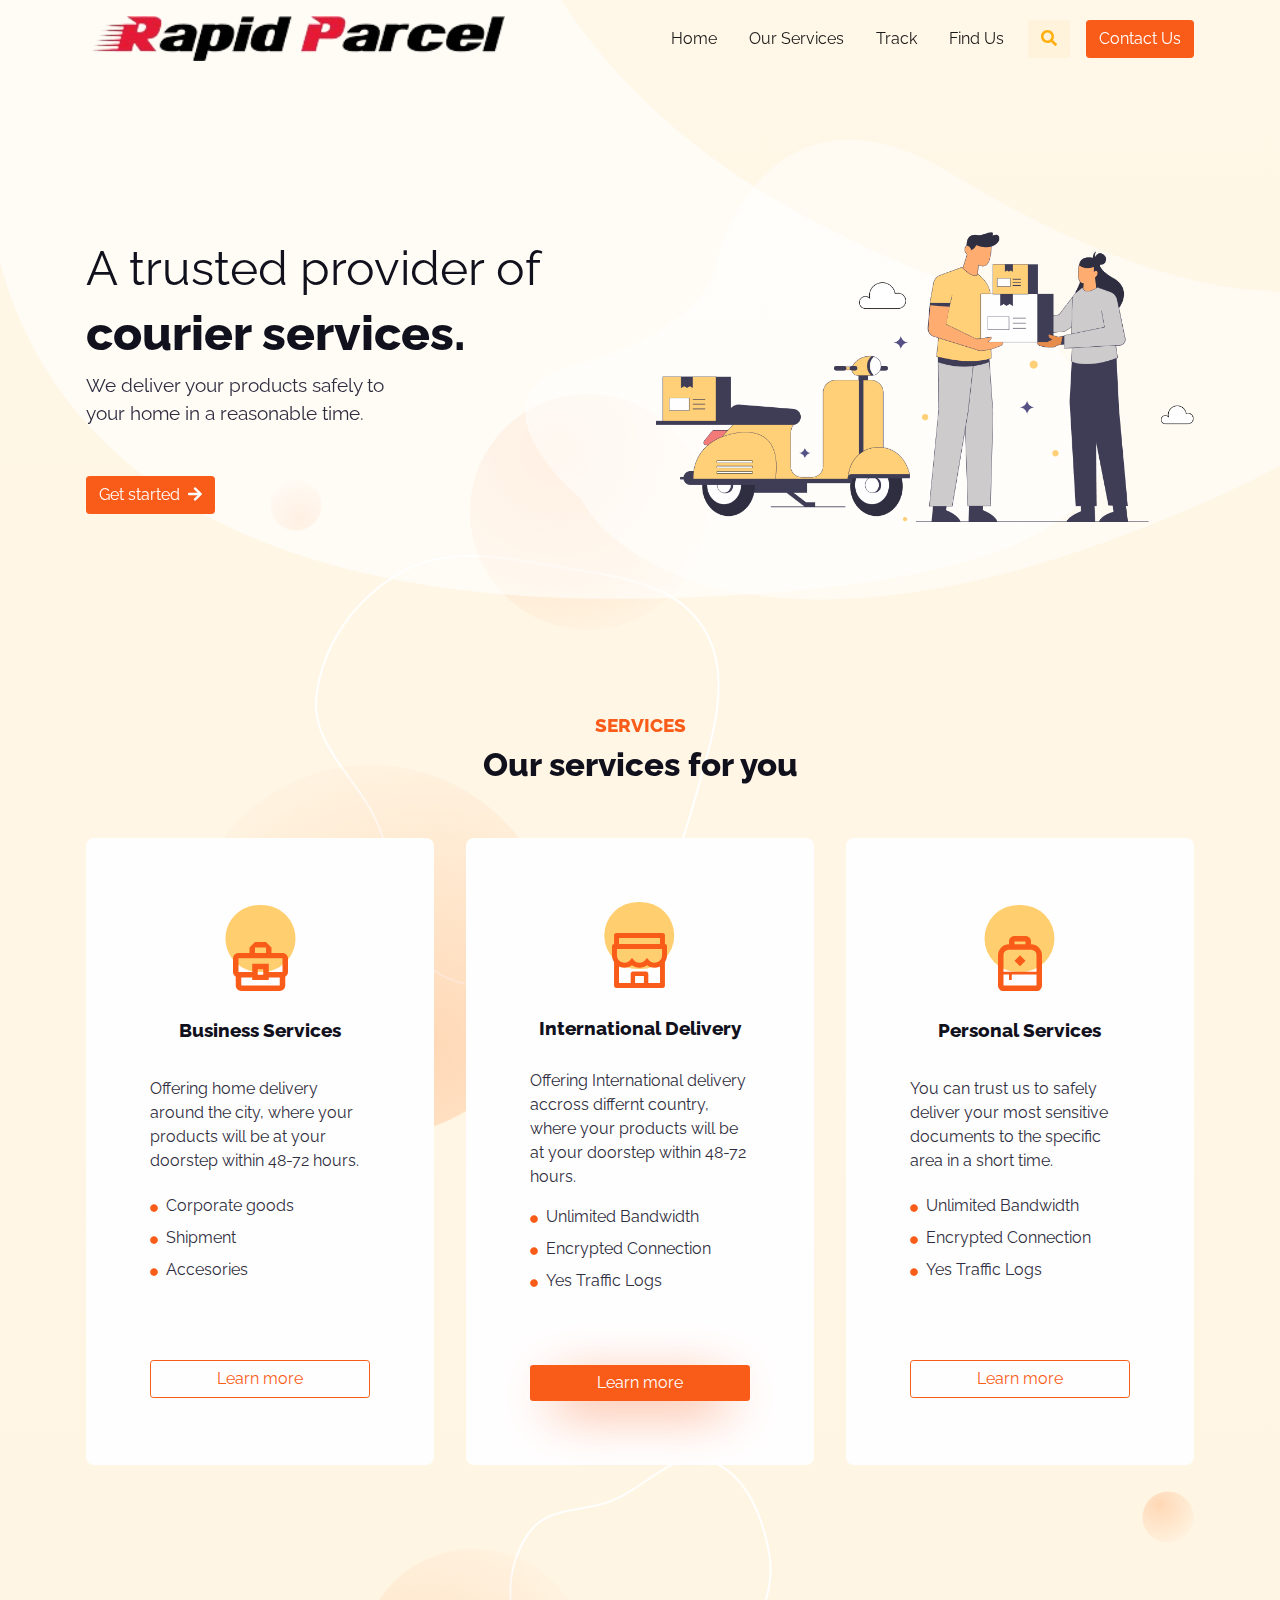
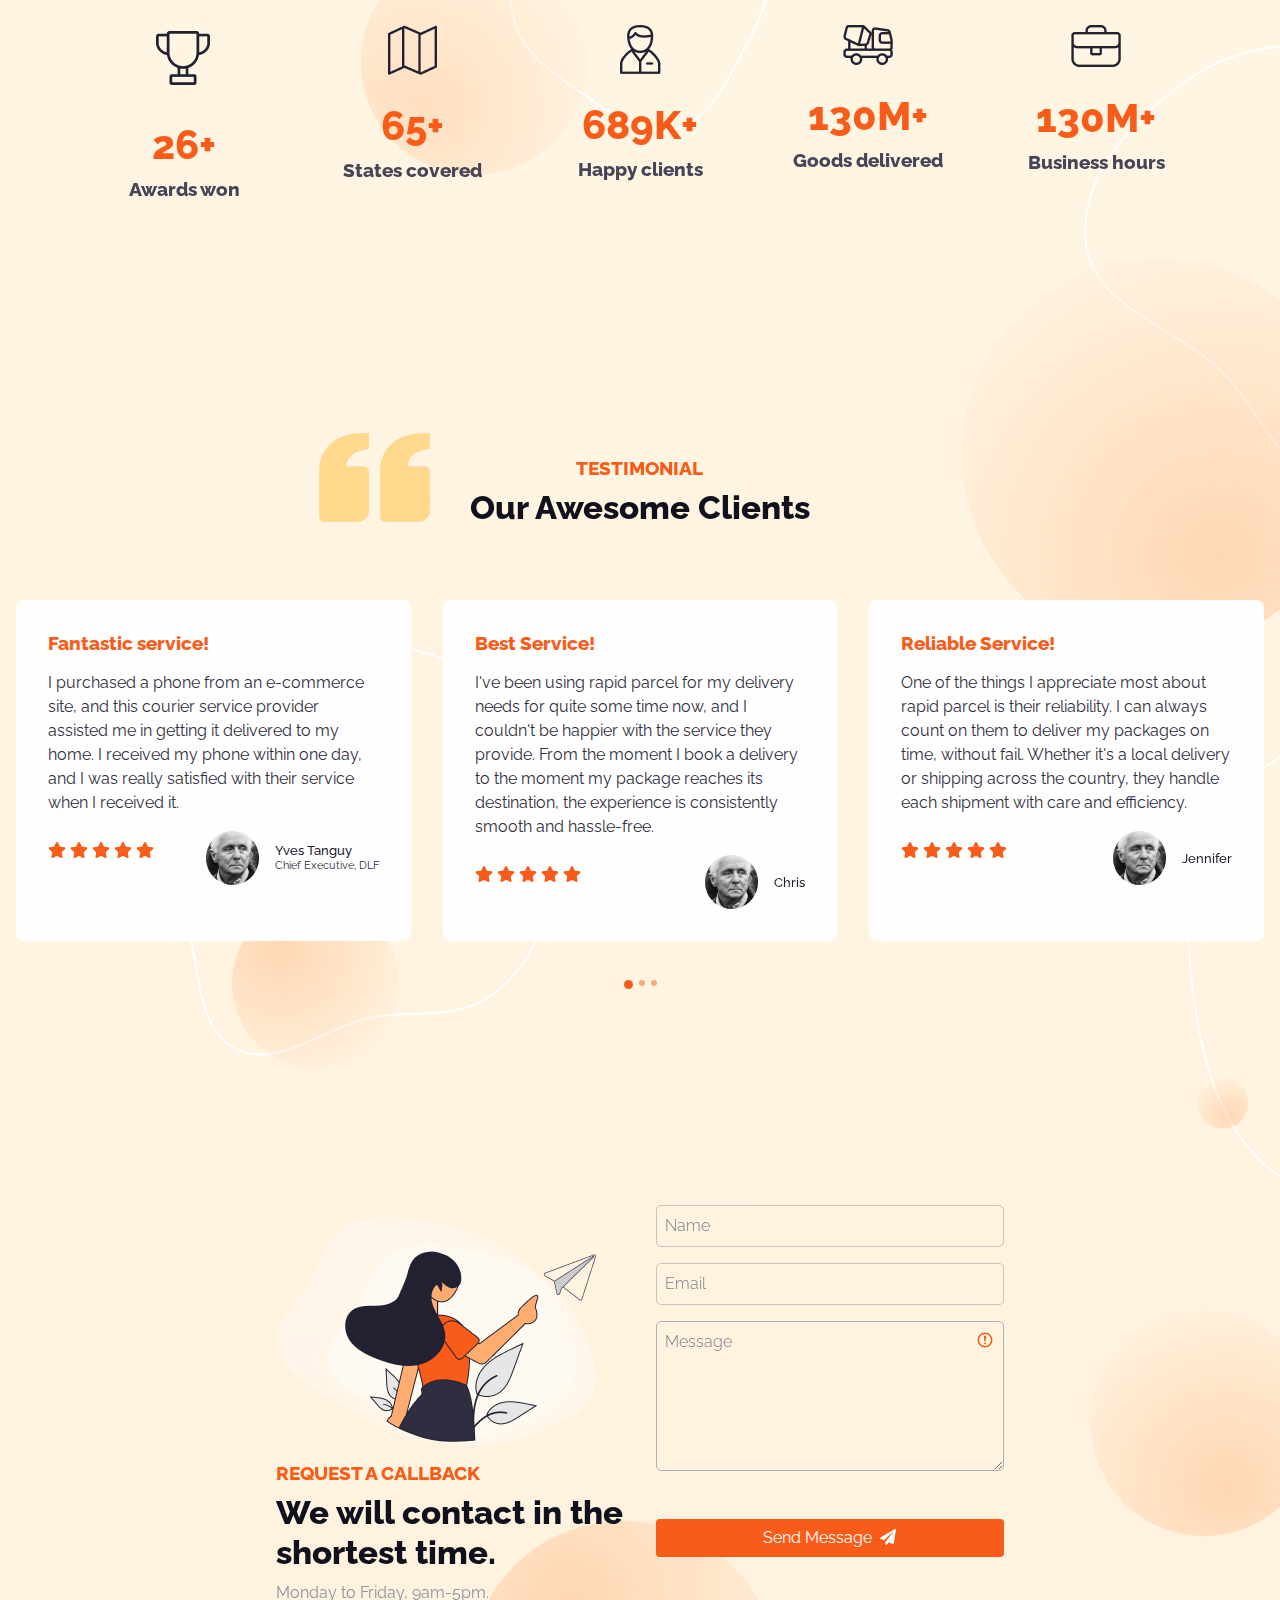
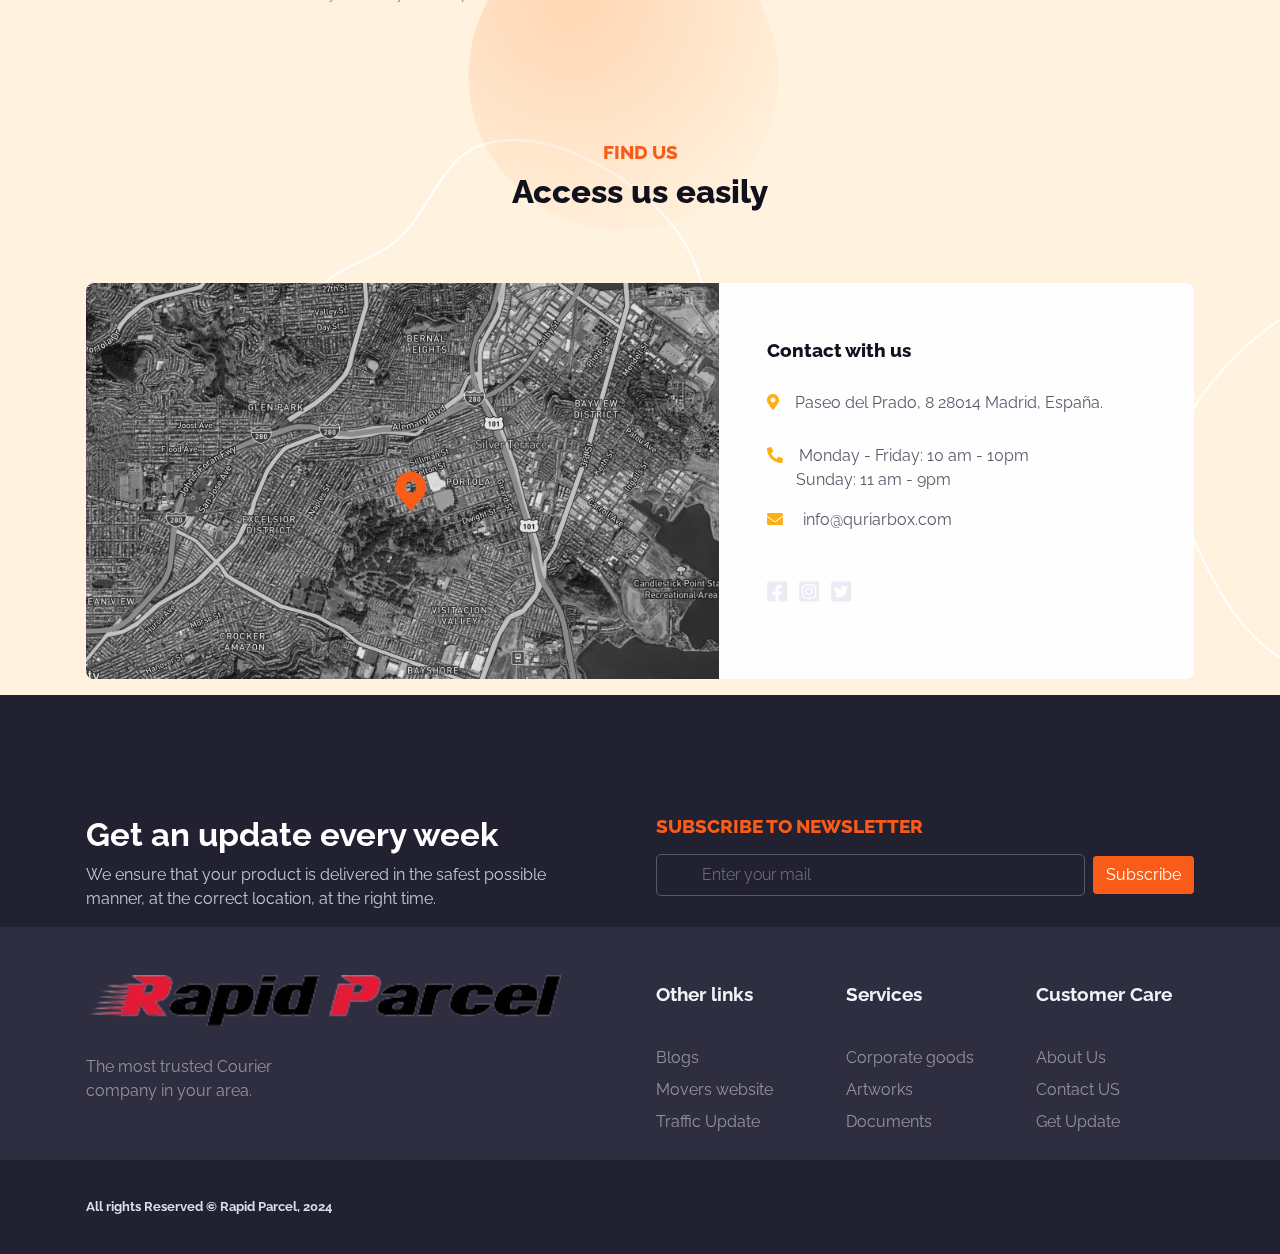
<file: public/index.html>
<!DOCTYPE html>
<html lang="en-US" dir="ltr">

  <head>
    <meta charset="utf-8">
    <meta http-equiv="X-UA-Compatible" content="IE=edge">
    <meta name="viewport" content="width=device-width, initial-scale=1">


    <!-- ===============================================-->
    <!--    Document Title-->
    <!-- ===============================================-->
    <title>Rapid Parcel</title>


    <!-- ===============================================-->
    <!--    Favicons-->
    <!-- ===============================================-->
    <link rel="apple-touch-icon" sizes="180x180" href="assets/img/favicons/apple-touch-icon.png">
    <link rel="icon" type="image/png" sizes="32x32" href="assets/img/favicons/favicon-32x32.png">
    <link rel="icon" type="image/png" sizes="16x16" href="assets/img/favicons/favicon-16x16.png">
    <link rel="shortcut icon" type="image/x-icon" href="assets/img/favicons/favicon.ico">
    <link rel="manifest" href="assets/img/favicons/manifest.json">
    <meta name="msapplication-TileImage" content="assets/img/favicons/mstile-150x150.png">
    <meta name="theme-color" content="#ffffff">


    <!-- ===============================================-->
    <!--    Stylesheets-->
    <!-- ===============================================-->
    <link href="assets/css/theme.css" rel="stylesheet" />

  </head>


  <body>

    <!-- ===============================================-->
    <!--    Main Content-->
    <!-- ===============================================-->
    <main class="main" id="top">
      <nav class="navbar navbar-expand-lg navbar-light fixed-top py-3 d-block" data-navbar-on-scroll="data-navbar-on-scroll">
        <div class="container"><a class="navbar-brand" href="index.html"><img src="/public/assets/img/logo-2.png" height="45" alt="logo" /></a>
          <button class="navbar-toggler" type="button" data-bs-toggle="collapse" data-bs-target="#navbarSupportedContent" aria-controls="navbarSupportedContent" aria-expanded="false" aria-label="Toggle navigation"><span class="navbar-toggler-icon"> </span></button>
          <div class="collapse navbar-collapse border-top border-lg-0 mt-4 mt-lg-0" id="navbarSupportedContent">
            <ul class="navbar-nav ms-auto pt-2 pt-lg-0 font-base">
              <li class="nav-item px-2"><a class="nav-link" aria-current="page" href="index.html">Home</a></li>
              <li class="nav-item px-2"><a class="nav-link" href="#services">Our Services</a></li>
              <li class="nav-item px-2"><a class="nav-link" href="/public/track.html">Track</a></li>
              <li class="nav-item px-2"><a class="nav-link" href="#findUs">Find Us</a></li>
            </ul>
            <div class="dropdown d-none d-lg-block">
              <button class="btn bg-soft-warning ms-2" id="dropdownMenuButton1" type="submit" data-bs-toggle="dropdown" aria-expanded="false"><i class="fas fa-search text-warning"></i></button>
              <div class="dropdown-menu dropdown-menu-lg-end p-0 rounded" aria-labelledby="dropdownMenuButton1" style="top:55px">
                <form>
                  <input class="form-control border-200" type="search" placeholder="Search" aria-label="Search" style="background:#FDF1DF;" />
                </form>
              </div>
            </div><a class="btn btn-primary order-1 order-lg-0 ms-lg-3" href="#!">Contact Us</a>
            <form class="d-flex my-3 d-block d-lg-none">
              <input class="form-control me-2 border-200 bg-light" type="search" placeholder="Search" aria-label="Search" />
              <button class="btn btn-outline-primary" type="submit">Search</button>
            </form>
          </div>
        </div>
      </nav>
      <section class="py-xxl-10 pb-0" id="home">
        <div class="bg-holder bg-size" style="background-image:url(assets/img/gallery/hero-header-bg.png);background-position:top center;background-size:cover;">
        </div>
        <!--/.bg-holder-->

        <div class="container">
          <div class="row align-items-center">
            <div class="col-md-5 col-xl-6 col-xxl-7 order-0 order-md-1 text-end"><img class="pt-7 pt-md-0 w-100" src="assets/img/illustrations/hero.png" alt="hero-header" /></div>
            <div class="col-md-75 col-xl-6 col-xxl-5 text-md-start text-center py-8">
              <h1 class="fw-normal fs-6 fs-xxl-7">A trusted provider of </h1>
              <h1 class="fw-bolder fs-6 fs-xxl-7 mb-2">courier services.</h1>
              <p class="fs-1 mb-5">We deliver your products safely to <br />your home in a reasonable time. </p><a class="btn btn-primary me-2" href="#!" role="button">Get started<i class="fas fa-arrow-right ms-2"></i></a>
            </div>
          </div>
        </div>
      </section>


      <!-- ============================================-->
      <!-- <section> begin ============================-->
      <section class="py-7" id="services" container-xl="container-xl">

        <div class="container">
          <div class="row justify-content-center">
            <div class="col-md-8 col-lg-5 text-center mb-3">
              <h5 class="text-danger">SERVICES</h5>
              <h2>Our services for you</h2>
            </div>
          </div>
          <div class="row h-100 justify-content-center">
            <div class="col-md-4 pt-4 px-md-2 px-lg-3">
              <div class="card h-100 px-lg-5 card-span">
                <div class="card-body d-flex flex-column justify-content-around">
                  <div class="text-center pt-5"><img class="img-fluid" src="assets/img/icons/services-1.svg" alt="..." />
                    <h5 class="my-4">Business Services</h5>
                  </div>
                  <p>Offering home delivery around the city, where your products will be at your doorstep within 48-72 hours.</p>
                  <ul class="list-unstyled">
                    <li class="mb-2"><span class="me-2"><i class="fas fa-circle text-primary" style="font-size:.5rem"></i></span>Corporate goods
                    </li>
                    <li class="mb-2"><span class="me-2"><i class="fas fa-circle text-primary" style="font-size:.5rem"></i></span>Shipment
                    </li>
                    <li class="mb-2"><span class="me-2"><i class="fas fa-circle text-primary" style="font-size:.5rem"></i></span>Accesories
                    </li>
                  </ul>
                  <div class="text-center my-5">
                    <div class="d-grid">
                      <button class="btn btn-outline-danger" type="submit">Learn more </button>
                    </div>
                  </div>
                </div>
              </div>
            </div>
            <div class="col-md-4 pt-4 px-md-2 px-lg-3">
              <div class="card h-100 px-lg-5 card-span">
                <div class="card-body d-flex flex-column justify-content-around">
                  <div class="text-center pt-5"><img class="img-fluid" src="assets/img/icons/services-2.svg" alt="..." />
                    <h5 class="my-4">International Delivery</h5>
                  </div>
                  <p>Offering International delivery accross differnt country, where your products will be at your doorstep within 48-72 hours.</p>
                  <ul class="list-unstyled">
                    <li class="mb-2"><span class="me-2"><i class="fas fa-circle text-primary" style="font-size:.5rem"></i></span>Unlimited Bandwidth
                    </li>
                    <li class="mb-2"><span class="me-2"><i class="fas fa-circle text-primary" style="font-size:.5rem"></i></span>Encrypted Connection
                    </li>
                    <li class="mb-2"><span class="me-2"><i class="fas fa-circle text-primary" style="font-size:.5rem"></i></span>Yes Traffic Logs
                    </li>
                  </ul>
                  <div class="text-center my-5">
                    <div class="d-grid">
                      <button class="btn btn-danger hover-top btn-glow border-0" type="submit">Learn more</button>
                    </div>
                  </div>
                </div>
              </div>
            </div>
            <div class="col-md-4 pt-4 px-md-2 px-lg-3">
              <div class="card h-100 px-lg-5 card-span">
                <div class="card-body d-flex flex-column justify-content-around">
                  <div class="text-center pt-5"><img class="img-fluid" src="assets/img/icons/services-3.svg" alt="..." />
                    <h5 class="my-4">Personal Services</h5>
                  </div>
                  <p>You can trust us to safely deliver your most sensitive documents to the specific area in a short time.</p>
                  <ul class="list-unstyled">
                    <li class="mb-2"><span class="me-2"><i class="fas fa-circle text-primary" style="font-size:.5rem"></i></span>Unlimited Bandwidth
                    </li>
                    <li class="mb-2"><span class="me-2"><i class="fas fa-circle text-primary" style="font-size:.5rem"></i></span>Encrypted Connection
                    </li>
                    <li class="mb-2"><span class="me-2"><i class="fas fa-circle text-primary" style="font-size:.5rem"></i></span>Yes Traffic Logs
                    </li>
                  </ul>
                  <div class="text-center my-5">
                    <div class="d-grid">
                      <button class="btn btn-outline-danger" type="submit">Learn more </button>
                    </div>
                  </div>
                </div>
              </div>
            </div>
          </div>
        </div>
        <!-- end of .container-->

      </section>
      <!-- <section> close ============================-->
      <!-- ============================================-->




      <!-- ============================================-->
      <!-- <section> begin ============================-->
      <section class="pt-7 pb-0">

        <div class="container">
          <div class="row">
            <div class="col-6 col-lg mb-5">
              <div class="text-center"><img src="assets/img/icons/awards.png" alt="..." />
                <h1 class="text-primary mt-4">26+</h1>
                <h5 class="text-800">Awards won</h5>
              </div>
            </div>
            <div class="col-6 col-lg mb-5">
              <div class="text-center"><img src="assets/img/icons/states.png" alt="..." />
                <h1 class="text-primary mt-4">65+</h1>
                <h5 class="text-800">States covered</h5>
              </div>
            </div>
            <div class="col-6 col-lg mb-5">
              <div class="text-center"><img src="assets/img/icons/clients.png" alt="..." />
                <h1 class="text-primary mt-4">689K+</h1>
                <h5 class="text-800">Happy clients</h5>
              </div>
            </div>
            <div class="col-6 col-lg mb-5">
              <div class="text-center"><img src="assets/img/icons/goods.png" alt="..." />
                <h1 class="text-primary mt-4">130M+</h1>
                <h5 class="text-800">Goods delivered</h5>
              </div>
            </div>
            <div class="col-6 col-lg mb-5">
              <div class="text-center"><img src="assets/img/icons/business.png" alt="..." />
                <h1 class="text-primary mt-4">130M+</h1>
                <h5 class="text-800">Business hours</h5>
              </div>
            </div>
          </div>
        </div>
        <!-- end of .container-->

      </section>
      <!-- <section> close ============================-->
      <!-- ============================================-->




      <!-- ============================================-->
      <!-- <section> begin ============================-->
      <section>
<!-- 
        <div class="container">
          <div class="row">
            <div class="col-12">
              <div class="card bg-dark text-white py-4 py-sm-0"><img class="w-100" src="assets/img/gallery/video.png" alt="video" />
                <div class="card-img-overlay bg-dark-gradient d-flex flex-column flex-center"><img src="assets/img/icons/play.png" width="80" alt="play" />
                  <h5 class="text-primary">FASTEST DELIVERY</h5>
                  <p class="text-center">You can get your valuable item in the fastest period of<br class="d-none d-sm-block" />time with safety. Because your emergency<br class="d-none d-sm-block" />is our first priority.</p><a class="stretched-link" href="#" data-bs-toggle="modal" data-bs-target="#exampleModal"></a>
                  <div class="modal fade" id="exampleModal" tabindex="-1" aria-labelledby="exampleModalLabel" aria-hidden="true">
                    <div class="modal-dialog modal-lg modal-dialog-centered">
                      <div class="modal-content overflow-hidden">
                        <div class="modal-header p-0">
                          <div class="ratio ratio-16x9" id="exampleModalLabel">
                            <iframe src="https://www.youtube.com/embed/TlcP2aTOp-Q" title="YouTube video" allowfullscreen="allowfullscreen"></iframe>
                          </div>
                        </div>
                        <div class="modal-footer">
                          <button class="btn btn-primary" type="button" data-bs-dismiss="modal">Close</button>
                        </div>
                      </div>
                    </div>
                  </div>
                </div>
              </div>
            </div>
          </div>
        </div> -->
        <!-- end of .container-->

      </section>
      <!-- <section> close ============================-->
      <!-- ============================================-->




      <!-- ============================================-->
      <!-- <section> begin ============================-->
      <section class="py-7">

        <div class="container-fluid">
          <div class="row flex-center">
            <div class="bg-holder bg-size" style="background-image:url(assets/img/gallery/quote.png);background-position:top;background-size:auto;margin-left:-270px;margin-top:-45px;">
            </div>
            <!--/.bg-holder-->

            <div class="col-md-8 col-lg-5 text-center">
              <h5 class="text-danger">TESTIMONIAL</h5>
              <h2>Our Awesome Clients</h2>
            </div>
          </div>
          <div class="carousel slide pt-6" id="carouselExampleDark" data-bs-ride="carousel">
            <div class="carousel-inner">
              <div class="carousel-item active" data-bs-interval="10000">
                <div class="row h-100">
                  <div class="col-md-4 mb-3 mb-md-0">
                    <div class="card h-100 card-span p-3">
                      <div class="card-body">
                        <h5 class="mb-0 text-primary">Fantastic service!</h5>
                        <p class="card-text pt-3">I purchased a phone from an e-commerce site, and this courier service provider assisted me in getting it delivered to my home. I received my phone within one day, and I was really satisfied with their service when I received it. </p>
                        <div class="d-xl-flex justify-content-between align-items-center">
                          <div class="d-flex align-items-center mb-3"><i class="fas fa-star text-primary me-1"></i><i class="fas fa-star text-primary me-1"></i><i class="fas fa-star text-primary me-1"></i><i class="fas fa-star text-primary me-1"></i><i class="fas fa-star text-primary me-1"></i></div>
                          <div class="d-flex align-items-center"><img class="img-fluid" src="assets/img/icons/avatar.png" alt="" />
                            <div class="flex-1 ms-3">
                              <h6 class="mb-0 fs--1 text-1000 fw-medium">Yves Tanguy</h6>
                              <p class="fs--2 fw-normal mb-0">Chief Executive, DLF</p>
                            </div>
                          </div>
                        </div>
                      </div>
                    </div>
                  </div>
                  <div class="col-md-4 mb-3 mb-md-0">
                    <div class="card h-100 card-span p-3">
                      <div class="card-body">
                        <h5 class="mb-0 text-primary">Best Service!</h5>
                        <p class="card-text pt-3">I've been using rapid parcel for my delivery needs for quite some time now, and I couldn't be happier with the service they provide. From the moment I book a delivery to the moment my package reaches its destination, the experience is consistently smooth and hassle-free.</p>
                        <div class="d-xl-flex justify-content-between align-items-center">
                          <div class="d-flex align-items-center mb-3"><i class="fas fa-star text-primary me-1"></i><i class="fas fa-star text-primary me-1"></i><i class="fas fa-star text-primary me-1"></i><i class="fas fa-star text-primary me-1"></i><i class="fas fa-star text-primary me-1"></i></div>
                          <div class="d-flex align-items-center"><img class="img-fluid" src="assets/img/icons/avatar.png" alt="" />
                            <div class="flex-1 ms-3">
                              <h6 class="mb-0 fs--1 text-1000 fw-medium">Chris</h6>
                              <!-- <p class="fs--2 fw-normal mb-0">Chief Executive, DLF</p> -->
                            </div>
                          </div>
                        </div>
                      </div>
                    </div>
                  </div>
                  <div class="col-md-4 mb-3 mb-md-0">
                    <div class="card h-100 card-span p-3">
                      <div class="card-body">
                        <h5 class="mb-0 text-primary">Reliable Service!</h5>
                        <p class="card-text pt-3">One of the things I appreciate most about rapid parcel is their reliability. I can always count on them to deliver my packages on time, without fail. Whether it's a local delivery or shipping across the country, they handle each shipment with care and efficiency.</p>
                        <div class="d-xl-flex justify-content-between align-items-center">
                          <div class="d-flex align-items-center mb-3"><i class="fas fa-star text-primary me-1"></i><i class="fas fa-star text-primary me-1"></i><i class="fas fa-star text-primary me-1"></i><i class="fas fa-star text-primary me-1"></i><i class="fas fa-star text-primary me-1"></i></div>
                          <div class="d-flex align-items-center"><img class="img-fluid" src="assets/img/icons/avatar.png" alt="" />
                            <div class="flex-1 ms-3">
                              <h6 class="mb-0 fs--1 text-1000 fw-medium">Jennifer</h6>
                              <p class="fs--2 fw-normal mb-0"></p>
                            </div>
                          </div>
                        </div>
                      </div>
                    </div>
                  </div>
                </div>
              </div>
              <div class="carousel-item" data-bs-interval="2000">
                <div class="row h-100">
                  <div class="col-md-4 mb-3 mb-md-0">
                    <div class="card h-100 card-span p-3">
                      <div class="card-body">
                        <h5 class="mb-0 text-primary">Great Customer Service!</h5>
                        <p class="card-text pt-3">Their customer service team is also top-notch. Whenever I have a question or need assistance, they are quick to respond and always go above and beyond to ensure my needs are met. It's reassuring to know that I can rely on their support whenever I need it.</p>
                        <div class="d-xl-flex justify-content-between align-items-center">
                          <div class="d-flex align-items-center mb-3"><i class="fas fa-star text-primary me-1"></i><i class="fas fa-star text-primary me-1"></i><i class="fas fa-star text-primary me-1"></i><i class="fas fa-star text-primary me-1"></i><i class="fas fa-star text-primary me-1"></i></div>
                          <div class="d-flex align-items-center"><img class="img-fluid" src="assets/img/icons/avatar.png" alt="" />
                            <div class="flex-1 ms-3">
                              <h6 class="mb-0 fs--1 text-1000 fw-medium">Mona</h6>
                              <p class="fs--2 fw-normal mb-0"></p>
                            </div>
                          </div>
                        </div>
                      </div>
                    </div>
                  </div>
                  <div class="col-md-4 mb-3 mb-md-0">
                    <div class="card h-100 card-span p-3">
                      <div class="card-body">
                        <h5 class="mb-0 text-primary">Easy to track!</h5>
                        <p class="card-text pt-3">The tracking system is another aspect that I find incredibly helpful. I can easily monitor the progress of my package in real-time, which gives me peace of mind knowing exactly where it is at any given moment.</p>
                        <div class="d-xl-flex justify-content-between align-items-center">
                          <div class="d-flex align-items-center mb-3"><i class="fas fa-star text-primary me-1"></i><i class="fas fa-star text-primary me-1"></i><i class="fas fa-star text-primary me-1"></i><i class="fas fa-star text-primary me-1"></i><i class="fas fa-star text-primary me-1"></i></div>
                          <div class="d-flex align-items-center"><img class="img-fluid" src="assets/img/icons/avatar.png" alt="" />
                            <div class="flex-1 ms-3">
                              <h6 class="mb-0 fs--1 text-1000 fw-medium">Laura</h6>
                              <p class="fs--2 fw-normal mb-0"></p>
                            </div>
                          </div>
                        </div>
                      </div>
                    </div>
                  </div>
                  <div class="col-md-4 mb-3 mb-md-0">
                    <div class="card h-100 card-span p-3">
                      <div class="card-body">
                        <h5 class="mb-0 text-primary">Awesome service!</h5>
                        <p class="card-text pt-3">Overall, my experience with rapid parcel has been nothing short of excellent. Their commitment to reliability, efficiency, and customer satisfaction sets them apart from other courier services. I wouldn't hesitate to recommend them to anyone in need of a dependable courier service.</p>
                        <div class="d-xl-flex justify-content-between align-items-center">
                          <div class="d-flex align-items-center mb-3"><i class="fas fa-star text-primary me-1"></i><i class="fas fa-star text-primary me-1"></i><i class="fas fa-star text-primary me-1"></i><i class="fas fa-star text-primary me-1"></i><i class="fas fa-star text-primary me-1"></i></div>
                          <div class="d-flex align-items-center"><img class="img-fluid" src="assets/img/icons/avatar.png" alt="" />
                            <div class="flex-1 ms-3">
                              <h6 class="mb-0 fs--1 text-1000 fw-medium">Francis</h6>
                              <p class="fs--2 fw-normal mb-0"></p>
                            </div>
                          </div>
                        </div>
                      </div>
                    </div>
                  </div>
                </div>
              </div>
              <!-- <div class="carousel-item">
                <div class="row h-100">
                  <div class="col-md-4 mb-3 mb-md-0">
                    <div class="card h-100 card-span p-3">
                      <div class="card-body">
                        <h5 class="mb-0 text-primary">Fantastic service!</h5>
                        <p class="card-text pt-3">I purchased a phone from an e-commerce site, and this courier service provider assisted me in getting it delivered to my home. I received my phone within one day, and I was really satisfied with their service when I received it. </p>
                        <div class="d-xl-flex justify-content-between align-items-center">
                          <div class="d-flex align-items-center mb-3"><i class="fas fa-star text-primary me-1"></i><i class="fas fa-star text-primary me-1"></i><i class="fas fa-star text-primary me-1"></i><i class="fas fa-star text-primary me-1"></i><i class="fas fa-star text-primary me-1"></i></div>
                          <div class="d-flex align-items-center"><img class="img-fluid" src="assets/img/icons/avatar.png" alt="" />
                            <div class="flex-1 ms-3">
                              <h6 class="mb-0 fs--1 text-1000 fw-medium">Yves Tanguy</h6>
                              <p class="fs--2 fw-normal mb-0">Chief Executive, DLF</p>
                            </div>
                          </div>
                        </div>
                      </div>
                    </div>
                  </div>
                  <div class="col-md-4 mb-3 mb-md-0">
                    <div class="card h-100 card-span p-3">
                      <div class="card-body">
                        <h5 class="mb-0 text-primary">Fantastic service!</h5>
                        <p class="card-text pt-3">“I purchased a phone from an e-commerce site, and this courier service provider assisted me in getting it delivered to my home. I received my phone within one day, and I was really satisfied with their service when I received it. </p>
                        <div class="d-xl-flex justify-content-between align-items-center">
                          <div class="d-flex align-items-center mb-3"><i class="fas fa-star text-primary me-1"></i><i class="fas fa-star text-primary me-1"></i><i class="fas fa-star text-primary me-1"></i><i class="fas fa-star text-primary me-1"></i><i class="fas fa-star text-primary me-1"></i></div>
                          <div class="d-flex align-items-center"><img class="img-fluid" src="assets/img/icons/avatar.png" alt="" />
                            <div class="flex-1 ms-3">
                              <h6 class="mb-0 fs--1 text-1000 fw-medium">Kim Young Jou</h6>
                              <p class="fs--2 fw-normal mb-0">Chief Executive, DLF</p>
                            </div>
                          </div>
                        </div>
                      </div>
                    </div>
                  </div>
                  <div class="col-md-4 mb-3 mb-md-0">
                    <div class="card h-100 card-span p-3">
                      <div class="card-body">
                        <h5 class="mb-0 text-primary">Fantastic service!</h5>
                        <p class="card-text pt-3">I purchased a phone from an e-commerce site, and this courier service provider assisted me in getting it delivered to my home. I received my phone within one day, and I was really satisfied with their service when I received it. .</p>
                        <div class="d-xl-flex justify-content-between align-items-center">
                          <div class="d-flex align-items-center mb-3"><i class="fas fa-star text-primary me-1"></i><i class="fas fa-star text-primary me-1"></i><i class="fas fa-star text-primary me-1"></i><i class="fas fa-star text-primary me-1"></i><i class="fas fa-star text-primary me-1"></i></div>
                          <div class="d-flex align-items-center"><img class="img-fluid" src="assets/img/icons/avatar.png" alt="" />
                            <div class="flex-1 ms-3">
                              <h6 class="mb-0 fs--1 text-1000 fw-medium">Yves Tanguy</h6>
                              <p class="fs--2 fw-normal mb-0">Chief Executive, DLF</p>
                            </div>
                          </div>
                        </div>
                      </div>
                    </div>
                  </div>
                </div>
              </div> -->
            </div>
            <div class="row px-3 px-md-0 mt-6">
              <div class="col-12 position-relative">
                <ol class="carousel-indicators">
                  <li class="active" data-bs-target="#carouselExampleDark" data-bs-slide-to="0"></li>
                  <li data-bs-target="#carouselExampleDark" data-bs-slide-to="1"></li>
                  <li data-bs-target="#carouselExampleDark" data-bs-slide-to="2"></li>
                </ol>
              </div>
            </div>
          </div>
        </div>
        <!-- end of .container-->

      </section>
      <!-- <section> close ============================-->
      <!-- ============================================-->




      <!-- ============================================-->
      <!-- <section> begin ============================-->
      <section>

        <div class="container">
          <div class="row justify-content-center">
            <div class="col-md-6 col-lg-5 col-xl-4"><img src="assets/img/illustrations/callback.png" alt="..." />
              <h5 class="text-danger">REQUEST A CALLBACK</h5>
              <h2>We will contact in the shortest time.</h2>
              <p class="text-muted">Monday to Friday, 9am-5pm.</p>
            </div>
            <div class="col-md-6 col-lg-5 col-xl-4">
              <form class="row">
                <div class="mb-3">
                  <label class="form-label visually-hidden" for="inputName">Name</label>
                  <input class="form-control form-quriar-control" id="inputName" type="text" placeholder="Name" />
                </div>
                <div class="mb-3">
                  <label class="form-label visually-hidden" for="inputEmail">Another label</label>
                  <input class="form-control form-quriar-control" id="inputEmail" type="email" placeholder="Email" />
                </div>
                <div class="mb-5">
                  <label class="form-label visually-hidden" for="validationTextarea">Message</label>
                  <textarea class="form-control form-quriar-control is-invalid border-400" id="validationTextarea" placeholder="Message" style="height: 150px" required="required"></textarea>
                </div>
                <div class="d-grid">
                  <button class="btn btn-primary" type="submit">Send Message<i class="fas fa-paper-plane ms-2"></i></button>
                </div>
              </form>
            </div>
          </div>
        </div>
        <!-- end of .container-->

      </section>
      <!-- <section> close ============================-->
      <!-- ============================================-->




      <!-- ============================================-->
      <!-- <section> begin ============================-->
      <section id="findUs">

        <div class="container">
          <div class="row justify-content-center">
            <div class="col-md-8 col-lg-5 mb-6 text-center">
              <h5 class="text-danger">FIND US</h5>
              <h2>Access us easily</h2>
            </div>
            <div class="col-12">
              <div class="card card-span rounded-2 mb-3">
                <div class="row">
                  <div class="col-md-6 col-lg-7 d-flex"><img class="w-100 fit-cover rounded-md-start rounded-top rounded-md-top-0" src="assets/img/gallery/map.svg" alt="map" /></div>
                  <div class="col-md-6 col-lg-5 d-flex flex-center">
                    <div class="card-body">
                      <h5>Contact with us</h5>
                      <p class="text-700 my-4"> <i class="fas fa-map-marker-alt text-warning me-3"></i><span>Paseo del Prado, 8 28014 Madrid, España.</span></p>
                      <p><i class="fas fa-phone-alt text-warning me-3"></i><span class="text-700">Monday - Friday: 10 am - 10pm<br/><span class="ps-4">Sunday: 11 am - 9pm  </span></span></p>
                      <p><i class="fas fa-envelope text-warning me-3"> </i><a class="text-700" href="mailto:vctung@outlook.com"> info@quriarbox.com</a></p>
                      <ul class="list-unstyled list-inline mt-5">
                        <li class="list-inline-item"><a class="text-decoration-none" href="#!"><i class="fab fa-facebook-square fs-2"></i></a></li>
                        <li class="list-inline-item"><a class="text-decoration-none" href="#!"><i class="fab fa-instagram-square fs-2"></i></a></li>
                        <li class="list-inline-item"><a class="text-decoration-none" href="#!"><i class="fab fa-twitter-square fs-2"></i></a></li>
                      </ul>
                    </div>
                  </div>
                </div>
              </div>
              <div class="text-center">
                <!-- <button class="btn btn-primary px-5" type="submit"><i class="fas fa-phone-alt me-2"></i><a class="text-light" href="tel:123-456789">Call us to delivery 123-456789</a></button> -->
              </div>
            </div>
          </div>
        </div>
        <!-- end of .container-->

      </section>
      <!-- <section> close ============================-->
      <!-- ============================================-->




      <!-- ============================================-->
      <!-- <section> begin ============================-->
      <section class="bg-1000">

        <div class="container">
          <div class="row">
            <div class="col-lg-6">
              <h2 class="fw-bold text-white">Get an update every week</h2>
              <p class="text-300">We ensure that your product is delivered in the safest possible<br />manner, at the correct location, at the right time.</p>
            </div>
            <div class="col-lg-6">
              <h5 class="text-primary mb-3">SUBSCRIBE TO NEWSLETTER </h5>
              <form class="row gx-2 gy-2 align-items-center">
                <div class="col">
                  <div class="input-group-icon">
                    <label class="visually-hidden" for="inputEmailCta">Address</label>
                    <input class="form-control input-box form-quriar-control text-light" id="inputEmailCta" type="email" placeholder="Enter your mail" />
                  </div>
                </div>
                <div class="d-grid gap-3 col-sm-auto">
                  <button class="btn btn-danger" type="submit">Subscribe</button>
                </div>
              </form>
            </div>
          </div>
        </div>
        <!-- end of .container-->

      </section>
      <!-- <section> close ============================-->
      <!-- ============================================-->




      <!-- ============================================-->
      <!-- <section> begin ============================-->
      <section class="bg-900 pb-0 pt-5">

        <div class="container">
          <div class="row">
            <div class="col-12 col-sm-12 col-lg-6 mb-4 order-0 order-sm-0"><a class="text-decoration-none" href="#"><img src="/public/assets/img/logo-2.png" height="51" alt="" /></a>
              <p class="text-500 my-4">The most trusted Courier<br />company in your area.</p>
            </div>
            <div class="col-6 col-sm-4 col-lg-2 mb-3 order-2 order-sm-1">
              <h5 class="lh-lg fw-bold mb-4 text-light font-sans-serif">Other links </h5>
              <ul class="list-unstyled mb-md-4 mb-lg-0">
                <li class="lh-lg"><a class="text-500" href="#!">Blogs</a></li>
                <li class="lh-lg"><a class="text-500" href="#!">Movers website</a></li>
                <li class="lh-lg"><a class="text-500" href="#!">Traffic Update</a></li>
              </ul>
            </div>
            <div class="col-6 col-sm-4 col-lg-2 mb-3 order-3 order-sm-2">
              <h5 class="lh-lg fw-bold text-light mb-4 font-sans-serif">Services</h5>
              <ul class="list-unstyled mb-md-4 mb-lg-0">
                <li class="lh-lg"><a class="text-500" href="#!">Corporate goods</a></li>
                <li class="lh-lg"><a class="text-500" href="#!">Artworks</a></li>
                <li class="lh-lg"><a class="text-500" href="#!">Documents</a></li>
              </ul>
            </div>
            <div class="col-6 col-sm-4 col-lg-2 mb-3 order-3 order-sm-2">
              <h5 class="lh-lg fw-bold text-light mb-4 font-sans-serif"> Customer Care</h5>
              <ul class="list-unstyled mb-md-4 mb-lg-0">
                <li class="lh-lg"><a class="text-500" href="#!">About Us</a></li>
                <li class="lh-lg"><a class="text-500" href="#!">Contact US</a></li>
                <li class="lh-lg"><a class="text-500" href="#!">Get Update</a></li>
              </ul>
            </div>
          </div>
        </div>
        <!-- end of .container-->

      </section>
      <!-- <section> close ============================-->
      <!-- ============================================-->




      <!-- ============================================-->
      <!-- <section> begin ============================-->
      <section class="py-0 bg-1000">

        <div class="container">
          <div class="row justify-content-md-between justify-content-evenly py-4">
            <div class="col-12 col-sm-8 col-md-6 col-lg-auto text-center text-md-start">
              <p class="fs--1 my-2 fw-bold text-200">All rights Reserved &copy; Rapid Parcel, 2024</p>
            </div>
            <!-- <div class="col-12 col-sm-8 col-md-6">
              <p class="fs--1 my-2 text-center text-md-end text-200"> Made with&nbsp;
                <svg class="bi bi-suit-heart-fill" xmlns="http://www.w3.org/2000/svg" width="12" height="12" fill="#F95C19" viewBox="0 0 16 16">
                  <path d="M4 1c2.21 0 4 1.755 4 3.92C8 2.755 9.79 1 12 1s4 1.755 4 3.92c0 3.263-3.234 4.414-7.608 9.608a.513.513 0 0 1-.784 0C3.234 9.334 0 8.183 0 4.92 0 2.755 1.79 1 4 1z"></path>
                </svg>&nbsp;by&nbsp;<a class="fw-bold text-primary" href="https://themewagon.com/" target="_blank">ThemeWagon </a>
              </p>
            </div> -->
          </div>
        </div>
        <!-- end of .container-->

      </section>
      <!-- <section> close ============================-->
      <!-- ============================================-->


    </main>
    <!-- ===============================================-->
    <!--    End of Main Content-->
    <!-- ===============================================-->




    <!-- ===============================================-->
    <!--    JavaScripts-->
    <!-- ===============================================-->
    <script src="vendors/@popperjs/popper.min.js"></script>
    <script src="vendors/bootstrap/bootstrap.min.js"></script>
    <script src="vendors/is/is.min.js"></script>
    <script src="https://polyfill.io/v3/polyfill.min.js?features=window.scroll"></script>
    <script src="vendors/fontawesome/all.min.js"></script>
    <script src="assets/js/theme.js"></script>

    <link href="https://fonts.googleapis.com/css2?family=Raleway:wght@200;300;400;500;600;700;800&amp;display=swap" rel="stylesheet">
  </body>

</html>
</file>
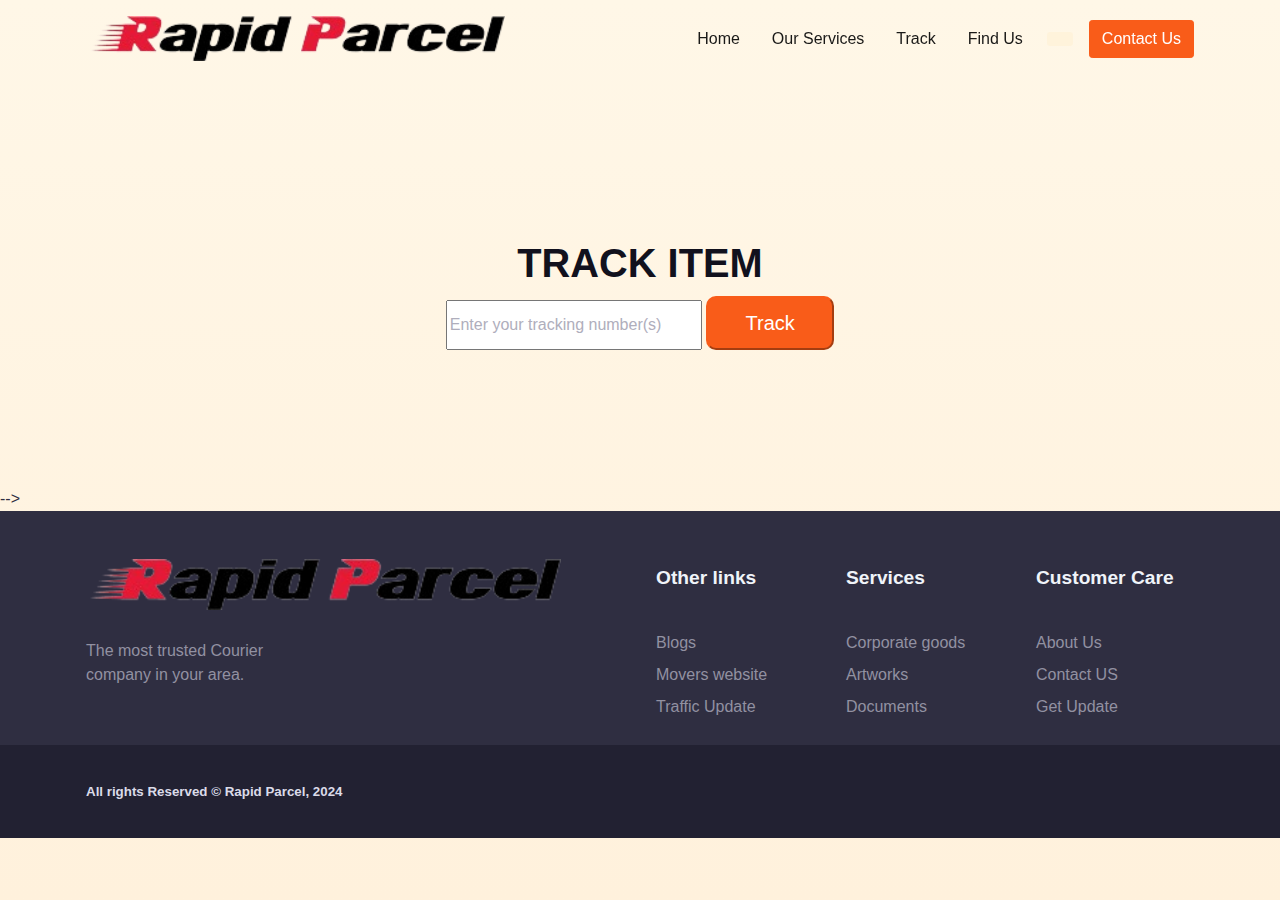
<file: public/track.html>
<html lang="en-US" dir="ltr">

<head>
    <meta charset="utf-8">
    <meta http-equiv="X-UA-Compatible" content="IE=edge">
    <meta name="viewport" content="width=device-width, initial-scale=1">


    <!-- ===============================================-->
    <!--    Document Title-->
    <!-- ===============================================-->
    <title>Rapid Parcel</title>


    <!-- ===============================================-->
    <!--    Favicons-->
    <!-- ===============================================-->
    <link rel="apple-touch-icon" sizes="180x180" href="assets/img/favicons/apple-touch-icon.png">
    <link rel="icon" type="image/png" sizes="32x32" href="assets/img/favicons/favicon-32x32.png">
    <link rel="icon" type="image/png" sizes="16x16" href="assets/img/favicons/favicon-16x16.png">
    <link rel="shortcut icon" type="image/x-icon" href="assets/img/favicons/favicon.ico">
    <link rel="manifest" href="assets/img/favicons/manifest.json">
    <meta name="msapplication-TileImage" content="assets/img/favicons/mstile-150x150.png">
    <meta name="theme-color" content="#ffffff">


    <!-- ===============================================-->
    <!--    Stylesheets-->
    <!-- ===============================================-->
    <link href="assets/css/theme.css" rel="stylesheet" />

</head>

<body>
    <section>

        <main class="main" id="top">
            <nav class="navbar navbar-expand-lg navbar-light fixed-top py-3 d-block"
                data-navbar-on-scroll="data-navbar-on-scroll">
                <div class="container"><a class="navbar-brand" href="index.html"><img
                            src="/public/assets/img/logo-2.png" height="45" alt="logo" /></a>
                    <button class="navbar-toggler" type="button" data-bs-toggle="collapse"
                        data-bs-target="#navbarSupportedContent" aria-controls="navbarSupportedContent"
                        aria-expanded="false" aria-label="Toggle navigation"><span class="navbar-toggler-icon">
                        </span></button>
                    <div class="collapse navbar-collapse border-top border-lg-0 mt-4 mt-lg-0"
                        id="navbarSupportedContent">
                        <ul class="navbar-nav ms-auto pt-2 pt-lg-0 font-base">
                            <li class="nav-item px-2"><a class="nav-link" aria-current="page" href="index.html">Home</a>
                            </li>
                            <li class="nav-item px-2"><a class="nav-link" href="#services">Our Services</a></li>
                            <li class="nav-item px-2"><a class="nav-link" href="/public/track.html">Track</a></li>
                            <li class="nav-item px-2"><a class="nav-link" href="#findUs">Find Us</a></li>
                        </ul>
                        <div class="dropdown d-none d-lg-block">
                            <button class="btn bg-soft-warning ms-2" id="dropdownMenuButton1" type="submit"
                                data-bs-toggle="dropdown" aria-expanded="false"><i
                                    class="fas fa-search text-warning"></i></button>
                            <div class="dropdown-menu dropdown-menu-lg-end p-0 rounded"
                                aria-labelledby="dropdownMenuButton1" style="top:55px">
                                <form>
                                    <input class="form-control border-200" type="search" placeholder="Search"
                                        aria-label="Search" style="background:#FDF1DF;" />
                                </form>
                            </div>
                        </div><a class="btn btn-primary order-1 order-lg-0 ms-lg-3" href="#!">Contact Us</a>
                        <form class="d-flex my-3 d-block d-lg-none">
                            <input class="form-control me-2 border-200 bg-light" type="search" placeholder="Search"
                                aria-label="Search" />
                            <button class="btn btn-outline-primary" type="submit">Search</button>
                        </form>
                    </div>
                </div>
            </nav>

            <section>
                <div class="track-item">
                    <h1>TRACK ITEM</h1>

                    <form id="myForm" action="/public/tracking-page.html">
                        <input type="text" id="fname" name="fname" placeholder="Enter your tracking number(s)" required>

                        <input type="submit" id="track-btn" value="Track" disabled>
                    </form>
                </div>


            </section>


            <!-- ============================================-->
            <!-- <section> begin ============================-->
            <!-- <section class="bg-1000">

                <div class="container">
                    <div class="row">
                        <div class="col-lg-6">
                            <h2 class="fw-bold text-white">Get an update every week</h2>
                            <p class="text-300">We ensure that your product is delivered in the safest
                                possible<br />manner, at the correct location, at the right time.</p>
                        </div>
                        <div class="col-lg-6">
                            <h5 class="text-primary mb-3">SUBSCRIBE TO NEWSLETTER </h5>
                            <form class="row gx-2 gy-2 align-items-center">
                                <div class="col">
                                    <div class="input-group-icon">
                                        <label class="visually-hidden" for="inputEmailCta">Address</label>
                                        <input class="form-control input-box form-quriar-control text-light"
                                            id="inputEmailCta" type="email" placeholder="Enter your mail" />
                                    </div>
                                </div>
                                <div class="d-grid gap-3 col-sm-auto">
                                    <button class="btn btn-danger" type="submit">Subscribe</button>
                                </div>
                            </form>
                        </div>
                    </div>
                </div>
                <!-- end of .container-->

            </section> -->
            
            <!-- <section> close ============================-->
            <!-- ============================================-->






            <!-- ============================================-->
            <!-- <section> begin ============================-->
            <section class="bg-900 pb-0 pt-5">

                <div class="container">
                    <div class="row">
                        <div class="col-12 col-sm-12 col-lg-6 mb-4 order-0 order-sm-0"><a class="text-decoration-none"
                                href="#"><img src="/public/assets/img/logo-2.png" height="51" alt="" /></a>
                            <p class="text-500 my-4">The most trusted Courier<br />company in your area.</p>
                        </div>
                        <div class="col-6 col-sm-4 col-lg-2 mb-3 order-2 order-sm-1">
                            <h5 class="lh-lg fw-bold mb-4 text-light font-sans-serif">Other links </h5>
                            <ul class="list-unstyled mb-md-4 mb-lg-0">
                                <li class="lh-lg"><a class="text-500" href="#!">Blogs</a></li>
                                <li class="lh-lg"><a class="text-500" href="#!">Movers website</a></li>
                                <li class="lh-lg"><a class="text-500" href="#!">Traffic Update</a></li>
                            </ul>
                        </div>
                        <div class="col-6 col-sm-4 col-lg-2 mb-3 order-3 order-sm-2">
                            <h5 class="lh-lg fw-bold text-light mb-4 font-sans-serif">Services</h5>
                            <ul class="list-unstyled mb-md-4 mb-lg-0">
                                <li class="lh-lg"><a class="text-500" href="#!">Corporate goods</a></li>
                                <li class="lh-lg"><a class="text-500" href="#!">Artworks</a></li>
                                <li class="lh-lg"><a class="text-500" href="#!">Documents</a></li>
                            </ul>
                        </div>
                        <div class="col-6 col-sm-4 col-lg-2 mb-3 order-3 order-sm-2">
                            <h5 class="lh-lg fw-bold text-light mb-4 font-sans-serif"> Customer Care</h5>
                            <ul class="list-unstyled mb-md-4 mb-lg-0">
                                <li class="lh-lg"><a class="text-500" href="#!">About Us</a></li>
                                <li class="lh-lg"><a class="text-500" href="#!">Contact US</a></li>
                                <li class="lh-lg"><a class="text-500" href="#!">Get Update</a></li>
                            </ul>
                        </div>
                    </div>
                </div>
                <!-- end of .container-->

            </section>
            
            <!-- <section> close ============================-->
            <!-- ============================================-->




            <!-- ============================================-->
            <!-- <section> begin ============================-->
            <section class="py-0 bg-1000">

                <div class="container">
                    <div class="row justify-content-md-between justify-content-evenly py-4">
                        <div class="col-12 col-sm-8 col-md-6 col-lg-auto text-center text-md-start">
                            <p class="fs--1 my-2 fw-bold text-200">All rights Reserved &copy; Rapid Parcel, 2024</p>
                        </div>
                        <!-- <div class="col-12 col-sm-8 col-md-6">
                    <p class="fs--1 my-2 text-center text-md-end text-200"> Made with&nbsp;
                      <svg class="bi bi-suit-heart-fill" xmlns="http://www.w3.org/2000/svg" width="12" height="12" fill="#F95C19" viewBox="0 0 16 16">
                        <path d="M4 1c2.21 0 4 1.755 4 3.92C8 2.755 9.79 1 12 1s4 1.755 4 3.92c0 3.263-3.234 4.414-7.608 9.608a.513.513 0 0 1-.784 0C3.234 9.334 0 8.183 0 4.92 0 2.755 1.79 1 4 1z"></path>
                      </svg>&nbsp;by&nbsp;<a class="fw-bold text-primary" href="https://themewagon.com/" target="_blank">ThemeWagon </a>
                    </p>
                  </div> -->
                    </div>
                </div>
                <!-- end of .container-->

            </section>
            <!-- <section> close ============================-->
            <!-- ============================================-->
                

        </main>
        
        <script>
            document.getElementById("myForm").addEventListener("submit", function (event) {
                event.preventDefault(); // Prevents the form from submitting

                // Get the input value
                var inputNumber = parseInt(document.getElementById("fname").value);

                // Check if the input is the particular number
                if (inputNumber === 456789109) {
                    // If it matches, submit the form
                    this.submit();
                } else {
                    // If it doesn't match, display an error message or take appropriate action
                    alert("Please enter the correct tracking number.");
                }
            });

            // Listen for changes in the input field
            document.getElementById("fname").addEventListener("input", function () {
                // Get the input value
                var inputNumber = parseInt(this.value);

                // Enable/disable the submit button based on the input
                if (inputNumber === 456789109) {
                    document.getElementById("track-btn").disabled = false;
                } else {
                    document.getElementById("track-btn").disabled = true;
                }
            });
        </script>
</body>

</html>
</file>
<file: public/assets/css/theme.css>
/* -------------------------------------------------------------------------- */
/*                                 Theme                                      */
/* -------------------------------------------------------------------------- */
/* prettier-ignore */
/* -------------------------------------------------------------------------- */
/*                                  Utilities                                 */
/* -------------------------------------------------------------------------- */
/*-----------------------------------------------
|   Bootstrap Styles
-----------------------------------------------*/
/*!
 * Bootstrap v5.0.0-alpha1 (https://getbootstrap.com/)
 * Copyright 2011-2020 The Bootstrap Authors
 * Copyright 2011-2020 Twitter, Inc.
 * Licensed under MIT (https://github.com/twbs/bootstrap/blob/main/LICENSE)
 */
:root {
  --bs-blue: #0088B4;
  --bs-indigo: #6237FF;
  --bs-purple: #A1B0FC;
  --bs-pink: #D42DA3;
  --bs-red: #F95C19;
  --bs-orange: #F17228;
  --bs-yellow: #FFAF0F;
  --bs-green: #00BA77;
  --bs-teal: #53F283;
  --bs-cyan: #00CEC2;
  --bs-white: #FFFEFE;
  --bs-gray: #7B7A8B;
  --bs-gray-dark: #464558;
  --bs-primary: #F95C19;
  --bs-secondary: #0088B4;
  --bs-success: #00BA77;
  --bs-info: #00CEC2;
  --bs-warning: #FFAF0F;
  --bs-danger: #F95C19;
  --bs-light: #F0F4F9;
  --bs-dark: #222132;
  --bs-font-sans-serif: "Raleway", "Open Sans", -apple-system, BlinkMacSystemFont, "Segoe UI", "Helvetica Neue", Arial, sans-serif, "Apple Color Emoji", "Segoe UI Emoji", "Segoe UI Symbol";
  --bs-font-monospace: "SFMono-Regular", Menlo, Monaco, Consolas, "Liberation Mono", "Courier New", monospace;
  --bs-gradient: linear-gradient(180deg, rgba(255, 254, 254, 0.15), rgba(255, 254, 254, 0));
}

*,
*::before,
*::after {
  -webkit-box-sizing: border-box;
  box-sizing: border-box;
}

.track-item {
  text-align: center;
  margin-bottom: 8.6rem;
  /* margin-left: 40% */
}

.track-item h1 {
  font-family: "Poppins", sans-serif;
  font-weight: 700;
  font-style: normal;
}

#track-btn {
  font-size: 20px;
  padding: 10px;
  border-color: var(--bs-danger);
  color: white;
  width: 10%;
  border-radius: 10px;
  background-color: var(--bs-danger);
}

#fname {
  height: 50px;
  width: 20%;
}

.trackkk {
  margin-bottom: 50px;
}

.tracking-info{
  display: flex;
  justify-content: space-around;
  border-width: 1px 1px 1px 1px;
  border-style: solid ;
  border-color: var(--wheat);
  border-radius: 10px;
  margin-left: 5%;
  margin-right: 5%;
  
}
.tracking-infos{
  display: flex;
  justify-content: space-around;
  border-width: 1px 1px 1px 1px;
  border-style: solid ;
  border-color: var(--wheat);
  border-radius: 10px;
  margin-bottom: 3%;
  margin-left: 5%;
  margin-right: 5%;
  
}

.shippers-info h1{
  font-family: "Poppins", sans-serif;
  font-weight: 700;
  font-style: normal;
  color: var(--bs-danger);
}
.receiver-info h1{
  font-family: "Poppins", sans-serif;
  font-weight: 700;
  font-style: normal;
  color: var(--bs-danger);
}
.shippers-info p{
  font-family: "Poppins", sans-serif;
  font-weight: 900;
  font-style: normal;
  color: var(--bs-table-active-color);

}
.receiver-info p{
  font-family: "Poppins", sans-serif;
  font-weight: 900;
  font-style: normal;
  color: var(--bs-table-active-color);
}
#track-btn a{
  color: var(--white);
  list-style-type: none;
  text-decoration: none;
}

@media (prefers-reduced-motion: no-preference) {
  :root {
    scroll-behavior: smooth;
  }
}

body {
  margin: 0;
  font-family: "Raleway", -apple-system, BlinkMacSystemFont, "Segoe UI", "Helvetica Neue", Arial, sans-serif, "Apple Color Emoji", "Segoe UI Emoji", "Segoe UI Symbol";
  font-size: 1rem;
  font-weight: 400;
  line-height: 1.5;
  color: #2F2E41;
  background-color: #FFFEFE;
  -webkit-text-size-adjust: 100%;
  -webkit-tap-highlight-color: rgba(0, 0, 0, 0);
}

hr {
  margin: 1rem 0;
  color: #C5C5D2;
  background-color: currentColor;
  border: 0;
  opacity: 1;
}

hr:not([size]) {
  height: 1px;
}

h1,
.h1,
h2,
.h2,
h3,
.h3,
h4,
.h4,
h5,
.h5,
h6,
.h6 {
  margin-top: 0;
  margin-bottom: 0.5rem;
  font-family: "Raleway", "Open Sans", -apple-system, BlinkMacSystemFont, "Segoe UI", "Helvetica Neue", Arial, sans-serif, "Apple Color Emoji", "Segoe UI Emoji", "Segoe UI Symbol";
  font-weight: 800;
  line-height: 1.2;
  color: #11111D;
}

h1,
.h1 {
  font-size: calc(1.37383rem + 1.48598vw);
}

@media (min-width: 1200px) {

  h1,
  .h1 {
    font-size: 2.48832rem;
  }
}

h2,
.h2 {
  font-size: calc(1.33236rem + 0.98832vw);
}

@media (min-width: 1200px) {

  h2,
  .h2 {
    font-size: 2.0736rem;
  }
}

h3,
.h3 {
  font-size: calc(1.2978rem + 0.5736vw);
}

@media (min-width: 1200px) {

  h3,
  .h3 {
    font-size: 1.728rem;
  }
}

h4,
.h4 {
  font-size: calc(1.269rem + 0.228vw);
}

@media (min-width: 1200px) {

  h4,
  .h4 {
    font-size: 1.44rem;
  }
}

h5,
.h5 {
  font-size: 1.2rem;
}

h6,
.h6 {
  font-size: 0.83333rem;
}

p {
  margin-top: 0;
  margin-bottom: 1rem;
}

abbr[title],
abbr[data-bs-original-title] {
  -webkit-text-decoration: underline dotted;
  text-decoration: underline dotted;
  cursor: help;
  -webkit-text-decoration-skip-ink: none;
  text-decoration-skip-ink: none;
}

address {
  margin-bottom: 1rem;
  font-style: normal;
  line-height: inherit;
}

ol,
ul {
  padding-left: 2rem;
}

ol,
ul,
dl {
  margin-top: 0;
  margin-bottom: 1rem;
}

ol ol,
ul ul,
ol ul,
ul ol {
  margin-bottom: 0;
}

dt {
  font-weight: 700;
}

dd {
  margin-bottom: .5rem;
  margin-left: 0;
}

blockquote {
  margin: 0 0 1rem;
}

b,
strong {
  font-weight: 800;
}

small,
.small {
  font-size: 75%;
}

mark,
.mark {
  padding: 0.2em;
  background-color: #fcf8e3;
}

sub,
sup {
  position: relative;
  font-size: 0.75em;
  line-height: 0;
  vertical-align: baseline;
}

sub {
  bottom: -.25em;
}

sup {
  top: -.5em;
}

a {
  color: #EBEBF5;
  text-decoration: none;
}

a:hover {
  color: #F95C19;
  text-decoration: underline;
}

a:not([href]):not([class]),
a:not([href]):not([class]):hover {
  color: inherit;
  text-decoration: none;
}

pre,
code,
kbd,
samp {
  font-family: var(--bs-font-monospace);
  font-size: 1em;
  direction: ltr
    /* rtl:ignore */
  ;
  unicode-bidi: bidi-override;
}

pre {
  display: block;
  margin-top: 0;
  margin-bottom: 1rem;
  overflow: auto;
  font-size: 75%;
}

pre code {
  font-size: inherit;
  color: inherit;
  word-break: normal;
}

code {
  font-size: 75%;
  color: #D42DA3;
  word-wrap: break-word;
}

a>code {
  color: inherit;
}

kbd {
  padding: 0.2rem 0.4rem;
  font-size: 75%;
  color: #FFFEFE;
  background-color: #2F2E41;
  border-radius: 0.25rem;
}

kbd kbd {
  padding: 0;
  font-size: 1em;
  font-weight: 700;
}

figure {
  margin: 0 0 1rem;
}

img,
svg {
  vertical-align: middle;
}

table {
  caption-side: bottom;
  border-collapse: collapse;
}

caption {
  padding-top: 0.5rem;
  padding-bottom: 0.5rem;
  color: #9291A1;
  text-align: left;
}

th {
  text-align: inherit;
  text-align: -webkit-match-parent;
}

thead,
tbody,
tfoot,
tr,
td,
th {
  border-color: inherit;
  border-style: solid;
  border-width: 0;
}

label {
  display: inline-block;
}

button {
  border-radius: 0;
}

button:focus:not(:focus-visible) {
  outline: 0;
}

input,
button,
select,
optgroup,
textarea {
  margin: 0;
  font-family: inherit;
  font-size: inherit;
  line-height: inherit;
}

button,
select {
  text-transform: none;
}

[role="button"] {
  cursor: pointer;
}

select {
  word-wrap: normal;
}

select:disabled {
  opacity: 1;
}

[list]::-webkit-calendar-picker-indicator {
  display: none;
}

button,
[type="button"],
[type="reset"],
[type="submit"] {
  -webkit-appearance: button;
}

button:not(:disabled),
[type="button"]:not(:disabled),
[type="reset"]:not(:disabled),
[type="submit"]:not(:disabled) {
  cursor: pointer;
}

::-moz-focus-inner {
  padding: 0;
  border-style: none;
}

textarea {
  resize: vertical;
}

fieldset {
  min-width: 0;
  padding: 0;
  margin: 0;
  border: 0;
}

legend {
  float: left;
  width: 100%;
  padding: 0;
  margin-bottom: 0.5rem;
  font-size: calc(1.275rem + 0.3vw);
  line-height: inherit;
}

@media (min-width: 1200px) {
  legend {
    font-size: 1.5rem;
  }
}

legend+* {
  clear: left;
}

::-webkit-datetime-edit-fields-wrapper,
::-webkit-datetime-edit-text,
::-webkit-datetime-edit-minute,
::-webkit-datetime-edit-hour-field,
::-webkit-datetime-edit-day-field,
::-webkit-datetime-edit-month-field,
::-webkit-datetime-edit-year-field {
  padding: 0;
}

::-webkit-inner-spin-button {
  height: auto;
}

[type="search"] {
  outline-offset: -2px;
  -webkit-appearance: textfield;
}

/* rtl:raw:
[type="tel"],
[type="url"],
[type="email"],
[type="number"] {
  direction: ltr;
}
*/
::-webkit-search-decoration {
  -webkit-appearance: none;
}

::-webkit-color-swatch-wrapper {
  padding: 0;
}

::file-selector-button {
  font: inherit;
}

::-webkit-file-upload-button {
  font: inherit;
  -webkit-appearance: button;
}

output {
  display: inline-block;
}

iframe {
  border: 0;
}

summary {
  display: list-item;
  cursor: pointer;
}

progress {
  vertical-align: baseline;
}

[hidden] {
  display: none !important;
}

.lead {
  font-size: 1.2rem;
  font-weight: 400;
}

.display-1 {
  font-size: calc(1.55498rem + 3.65978vw);
  font-weight: 900;
  line-height: 1;
}

@media (min-width: 1200px) {
  .display-1 {
    font-size: 4.29982rem;
  }
}

.display-2 {
  font-size: calc(1.48332rem + 2.79982vw);
  font-weight: 900;
  line-height: 1;
}

@media (min-width: 1200px) {
  .display-2 {
    font-size: 3.58318rem;
  }
}

.display-3 {
  font-size: calc(1.4236rem + 2.08318vw);
  font-weight: 900;
  line-height: 1;
}

@media (min-width: 1200px) {
  .display-3 {
    font-size: 2.98598rem;
  }
}

.display-4 {
  font-size: calc(1.37383rem + 1.48598vw);
  font-weight: 900;
  line-height: 1;
}

@media (min-width: 1200px) {
  .display-4 {
    font-size: 2.48832rem;
  }
}

.display-5 {
  font-size: calc(1.33236rem + 0.98832vw);
  font-weight: 900;
  line-height: 1;
}

@media (min-width: 1200px) {
  .display-5 {
    font-size: 2.0736rem;
  }
}

.display-6 {
  font-size: calc(1.2978rem + 0.5736vw);
  font-weight: 900;
  line-height: 1;
}

@media (min-width: 1200px) {
  .display-6 {
    font-size: 1.728rem;
  }
}

.list-unstyled {
  padding-left: 0;
  list-style: none;
}

.list-inline {
  padding-left: 0;
  list-style: none;
}

.list-inline-item {
  display: inline-block;
}

.list-inline-item:not(:last-child) {
  margin-right: 0.5rem;
}

.initialism {
  font-size: 75%;
  text-transform: uppercase;
}

.blockquote {
  margin-bottom: 1rem;
  font-size: 1.2rem;
}

.blockquote> :last-child {
  margin-bottom: 0;
}

.blockquote-footer {
  margin-top: -1rem;
  margin-bottom: 1rem;
  font-size: 75%;
  color: #7B7A8B;
}

.blockquote-footer::before {
  content: "\2014\00A0";
}

.img-fluid {
  max-width: 100%;
  height: auto;
}

.img-thumbnail {
  padding: 0.25rem;
  background-color: #FFFEFE;
  border: 1px solid #C5C5D2;
  border-radius: 0.5rem;
  max-width: 100%;
  height: auto;
}

.figure {
  display: inline-block;
}

.figure-img {
  margin-bottom: 0.5rem;
  line-height: 1;
}

.figure-caption {
  font-size: 75%;
  color: #7B7A8B;
}

.container,
.container-fluid,
.container-sm,
.container-md,
.container-lg,
.container-xl,
.container-xxl {
  width: 100%;
  padding-right: var(--bs-gutter-x, 1rem);
  padding-left: var(--bs-gutter-x, 1rem);
  margin-right: auto;
  margin-left: auto;
}

@media (min-width: 576px) {

  .container,
  .container-sm {
    max-width: 540px;
  }
}

@media (min-width: 768px) {

  .container,
  .container-sm,
  .container-md {
    max-width: 720px;
  }
}

@media (min-width: 992px) {

  .container,
  .container-sm,
  .container-md,
  .container-lg {
    max-width: 960px;
  }
}

@media (min-width: 1200px) {

  .container,
  .container-sm,
  .container-md,
  .container-lg,
  .container-xl {
    max-width: 1140px;
  }
}

@media (min-width: 1540px) {

  .container,
  .container-sm,
  .container-md,
  .container-lg,
  .container-xl,
  .container-xxl {
    max-width: 1480px;
  }
}

.row {
  --bs-gutter-x: 2rem;
  --bs-gutter-y: 0;
  display: -webkit-box;
  display: -ms-flexbox;
  display: flex;
  -ms-flex-wrap: wrap;
  flex-wrap: wrap;
  margin-top: calc(var(--bs-gutter-y) * -1);
  margin-right: calc(var(--bs-gutter-x) / -2);
  margin-left: calc(var(--bs-gutter-x) / -2);
}

.row>* {
  -ms-flex-negative: 0;
  flex-shrink: 0;
  width: 100%;
  max-width: 100%;
  padding-right: calc(var(--bs-gutter-x) / 2);
  padding-left: calc(var(--bs-gutter-x) / 2);
  margin-top: var(--bs-gutter-y);
}

.col {
  -webkit-box-flex: 1;
  -ms-flex: 1 0 0%;
  flex: 1 0 0%;
}

.row-cols-auto>* {
  -webkit-box-flex: 0;
  -ms-flex: 0 0 auto;
  flex: 0 0 auto;
  width: auto;
}

.row-cols-1>* {
  -webkit-box-flex: 0;
  -ms-flex: 0 0 auto;
  flex: 0 0 auto;
  width: 100%;
}

.row-cols-2>* {
  -webkit-box-flex: 0;
  -ms-flex: 0 0 auto;
  flex: 0 0 auto;
  width: 50%;
}

.row-cols-3>* {
  -webkit-box-flex: 0;
  -ms-flex: 0 0 auto;
  flex: 0 0 auto;
  width: 33.33333%;
}

.row-cols-4>* {
  -webkit-box-flex: 0;
  -ms-flex: 0 0 auto;
  flex: 0 0 auto;
  width: 25%;
}

.row-cols-5>* {
  -webkit-box-flex: 0;
  -ms-flex: 0 0 auto;
  flex: 0 0 auto;
  width: 20%;
}

.row-cols-6>* {
  -webkit-box-flex: 0;
  -ms-flex: 0 0 auto;
  flex: 0 0 auto;
  width: 16.66667%;
}

.col-auto {
  -webkit-box-flex: 0;
  -ms-flex: 0 0 auto;
  flex: 0 0 auto;
  width: auto;
}

.col-1 {
  -webkit-box-flex: 0;
  -ms-flex: 0 0 auto;
  flex: 0 0 auto;
  width: 8.33333%;
}

.col-2 {
  -webkit-box-flex: 0;
  -ms-flex: 0 0 auto;
  flex: 0 0 auto;
  width: 16.66667%;
}

.col-3 {
  -webkit-box-flex: 0;
  -ms-flex: 0 0 auto;
  flex: 0 0 auto;
  width: 25%;
}

.col-4 {
  -webkit-box-flex: 0;
  -ms-flex: 0 0 auto;
  flex: 0 0 auto;
  width: 33.33333%;
}

.col-5 {
  -webkit-box-flex: 0;
  -ms-flex: 0 0 auto;
  flex: 0 0 auto;
  width: 41.66667%;
}

.col-6 {
  -webkit-box-flex: 0;
  -ms-flex: 0 0 auto;
  flex: 0 0 auto;
  width: 50%;
}

.col-7 {
  -webkit-box-flex: 0;
  -ms-flex: 0 0 auto;
  flex: 0 0 auto;
  width: 58.33333%;
}

.col-8 {
  -webkit-box-flex: 0;
  -ms-flex: 0 0 auto;
  flex: 0 0 auto;
  width: 66.66667%;
}

.col-9 {
  -webkit-box-flex: 0;
  -ms-flex: 0 0 auto;
  flex: 0 0 auto;
  width: 75%;
}

.col-10 {
  -webkit-box-flex: 0;
  -ms-flex: 0 0 auto;
  flex: 0 0 auto;
  width: 83.33333%;
}

.col-11 {
  -webkit-box-flex: 0;
  -ms-flex: 0 0 auto;
  flex: 0 0 auto;
  width: 91.66667%;
}

.col-12 {
  -webkit-box-flex: 0;
  -ms-flex: 0 0 auto;
  flex: 0 0 auto;
  width: 100%;
}

.offset-1 {
  margin-left: 8.33333%;
}

.offset-2 {
  margin-left: 16.66667%;
}

.offset-3 {
  margin-left: 25%;
}

.offset-4 {
  margin-left: 33.33333%;
}

.offset-5 {
  margin-left: 41.66667%;
}

.offset-6 {
  margin-left: 50%;
}

.offset-7 {
  margin-left: 58.33333%;
}

.offset-8 {
  margin-left: 66.66667%;
}

.offset-9 {
  margin-left: 75%;
}

.offset-10 {
  margin-left: 83.33333%;
}

.offset-11 {
  margin-left: 91.66667%;
}

.g-0,
.gx-0 {
  --bs-gutter-x: 0;
}

.g-0,
.gy-0 {
  --bs-gutter-y: 0;
}

.g-1,
.gx-1 {
  --bs-gutter-x: 0.25rem;
}

.g-1,
.gy-1 {
  --bs-gutter-y: 0.25rem;
}

.g-2,
.gx-2 {
  --bs-gutter-x: 0.5rem;
}

.g-2,
.gy-2 {
  --bs-gutter-y: 0.5rem;
}

.g-3,
.gx-3 {
  --bs-gutter-x: 1rem;
}

.g-3,
.gy-3 {
  --bs-gutter-y: 1rem;
}

.g-4,
.gx-4 {
  --bs-gutter-x: 1.8rem;
}

.g-4,
.gy-4 {
  --bs-gutter-y: 1.8rem;
}

.g-5,
.gx-5 {
  --bs-gutter-x: 3rem;
}

.g-5,
.gy-5 {
  --bs-gutter-y: 3rem;
}

.g-6,
.gx-6 {
  --bs-gutter-x: 4rem;
}

.g-6,
.gy-6 {
  --bs-gutter-y: 4rem;
}

.g-7,
.gx-7 {
  --bs-gutter-x: 5rem;
}

.g-7,
.gy-7 {
  --bs-gutter-y: 5rem;
}

.g-8,
.gx-8 {
  --bs-gutter-x: 7.5rem;
}

.g-8,
.gy-8 {
  --bs-gutter-y: 7.5rem;
}

.g-9,
.gx-9 {
  --bs-gutter-x: 10rem;
}

.g-9,
.gy-9 {
  --bs-gutter-y: 10rem;
}

.g-10,
.gx-10 {
  --bs-gutter-x: 12.5rem;
}

.g-10,
.gy-10 {
  --bs-gutter-y: 12.5rem;
}

.g-11,
.gx-11 {
  --bs-gutter-x: 15rem;
}

.g-11,
.gy-11 {
  --bs-gutter-y: 15rem;
}

@media (min-width: 576px) {
  .col-sm {
    -webkit-box-flex: 1;
    -ms-flex: 1 0 0%;
    flex: 1 0 0%;
  }

  .row-cols-sm-auto>* {
    -webkit-box-flex: 0;
    -ms-flex: 0 0 auto;
    flex: 0 0 auto;
    width: auto;
  }

  .row-cols-sm-1>* {
    -webkit-box-flex: 0;
    -ms-flex: 0 0 auto;
    flex: 0 0 auto;
    width: 100%;
  }

  .row-cols-sm-2>* {
    -webkit-box-flex: 0;
    -ms-flex: 0 0 auto;
    flex: 0 0 auto;
    width: 50%;
  }

  .row-cols-sm-3>* {
    -webkit-box-flex: 0;
    -ms-flex: 0 0 auto;
    flex: 0 0 auto;
    width: 33.33333%;
  }

  .row-cols-sm-4>* {
    -webkit-box-flex: 0;
    -ms-flex: 0 0 auto;
    flex: 0 0 auto;
    width: 25%;
  }

  .row-cols-sm-5>* {
    -webkit-box-flex: 0;
    -ms-flex: 0 0 auto;
    flex: 0 0 auto;
    width: 20%;
  }

  .row-cols-sm-6>* {
    -webkit-box-flex: 0;
    -ms-flex: 0 0 auto;
    flex: 0 0 auto;
    width: 16.66667%;
  }

  .col-sm-auto {
    -webkit-box-flex: 0;
    -ms-flex: 0 0 auto;
    flex: 0 0 auto;
    width: auto;
  }

  .col-sm-1 {
    -webkit-box-flex: 0;
    -ms-flex: 0 0 auto;
    flex: 0 0 auto;
    width: 8.33333%;
  }

  .col-sm-2 {
    -webkit-box-flex: 0;
    -ms-flex: 0 0 auto;
    flex: 0 0 auto;
    width: 16.66667%;
  }

  .col-sm-3 {
    -webkit-box-flex: 0;
    -ms-flex: 0 0 auto;
    flex: 0 0 auto;
    width: 25%;
  }

  .col-sm-4 {
    -webkit-box-flex: 0;
    -ms-flex: 0 0 auto;
    flex: 0 0 auto;
    width: 33.33333%;
  }

  .col-sm-5 {
    -webkit-box-flex: 0;
    -ms-flex: 0 0 auto;
    flex: 0 0 auto;
    width: 41.66667%;
  }

  .col-sm-6 {
    -webkit-box-flex: 0;
    -ms-flex: 0 0 auto;
    flex: 0 0 auto;
    width: 50%;
  }

  .col-sm-7 {
    -webkit-box-flex: 0;
    -ms-flex: 0 0 auto;
    flex: 0 0 auto;
    width: 58.33333%;
  }

  .col-sm-8 {
    -webkit-box-flex: 0;
    -ms-flex: 0 0 auto;
    flex: 0 0 auto;
    width: 66.66667%;
  }

  .col-sm-9 {
    -webkit-box-flex: 0;
    -ms-flex: 0 0 auto;
    flex: 0 0 auto;
    width: 75%;
  }

  .col-sm-10 {
    -webkit-box-flex: 0;
    -ms-flex: 0 0 auto;
    flex: 0 0 auto;
    width: 83.33333%;
  }

  .col-sm-11 {
    -webkit-box-flex: 0;
    -ms-flex: 0 0 auto;
    flex: 0 0 auto;
    width: 91.66667%;
  }

  .col-sm-12 {
    -webkit-box-flex: 0;
    -ms-flex: 0 0 auto;
    flex: 0 0 auto;
    width: 100%;
  }

  .offset-sm-0 {
    margin-left: 0;
  }

  .offset-sm-1 {
    margin-left: 8.33333%;
  }

  .offset-sm-2 {
    margin-left: 16.66667%;
  }

  .offset-sm-3 {
    margin-left: 25%;
  }

  .offset-sm-4 {
    margin-left: 33.33333%;
  }

  .offset-sm-5 {
    margin-left: 41.66667%;
  }

  .offset-sm-6 {
    margin-left: 50%;
  }

  .offset-sm-7 {
    margin-left: 58.33333%;
  }

  .offset-sm-8 {
    margin-left: 66.66667%;
  }

  .offset-sm-9 {
    margin-left: 75%;
  }

  .offset-sm-10 {
    margin-left: 83.33333%;
  }

  .offset-sm-11 {
    margin-left: 91.66667%;
  }

  .g-sm-0,
  .gx-sm-0 {
    --bs-gutter-x: 0;
  }

  .g-sm-0,
  .gy-sm-0 {
    --bs-gutter-y: 0;
  }

  .g-sm-1,
  .gx-sm-1 {
    --bs-gutter-x: 0.25rem;
  }

  .g-sm-1,
  .gy-sm-1 {
    --bs-gutter-y: 0.25rem;
  }

  .g-sm-2,
  .gx-sm-2 {
    --bs-gutter-x: 0.5rem;
  }

  .g-sm-2,
  .gy-sm-2 {
    --bs-gutter-y: 0.5rem;
  }

  .g-sm-3,
  .gx-sm-3 {
    --bs-gutter-x: 1rem;
  }

  .g-sm-3,
  .gy-sm-3 {
    --bs-gutter-y: 1rem;
  }

  .g-sm-4,
  .gx-sm-4 {
    --bs-gutter-x: 1.8rem;
  }

  .g-sm-4,
  .gy-sm-4 {
    --bs-gutter-y: 1.8rem;
  }

  .g-sm-5,
  .gx-sm-5 {
    --bs-gutter-x: 3rem;
  }

  .g-sm-5,
  .gy-sm-5 {
    --bs-gutter-y: 3rem;
  }

  .g-sm-6,
  .gx-sm-6 {
    --bs-gutter-x: 4rem;
  }

  .g-sm-6,
  .gy-sm-6 {
    --bs-gutter-y: 4rem;
  }

  .g-sm-7,
  .gx-sm-7 {
    --bs-gutter-x: 5rem;
  }

  .g-sm-7,
  .gy-sm-7 {
    --bs-gutter-y: 5rem;
  }

  .g-sm-8,
  .gx-sm-8 {
    --bs-gutter-x: 7.5rem;
  }

  .g-sm-8,
  .gy-sm-8 {
    --bs-gutter-y: 7.5rem;
  }

  .g-sm-9,
  .gx-sm-9 {
    --bs-gutter-x: 10rem;
  }

  .g-sm-9,
  .gy-sm-9 {
    --bs-gutter-y: 10rem;
  }

  .g-sm-10,
  .gx-sm-10 {
    --bs-gutter-x: 12.5rem;
  }

  .g-sm-10,
  .gy-sm-10 {
    --bs-gutter-y: 12.5rem;
  }

  .g-sm-11,
  .gx-sm-11 {
    --bs-gutter-x: 15rem;
  }

  .g-sm-11,
  .gy-sm-11 {
    --bs-gutter-y: 15rem;
  }
}

@media (min-width: 768px) {
  .col-md {
    -webkit-box-flex: 1;
    -ms-flex: 1 0 0%;
    flex: 1 0 0%;
  }

  .row-cols-md-auto>* {
    -webkit-box-flex: 0;
    -ms-flex: 0 0 auto;
    flex: 0 0 auto;
    width: auto;
  }

  .row-cols-md-1>* {
    -webkit-box-flex: 0;
    -ms-flex: 0 0 auto;
    flex: 0 0 auto;
    width: 100%;
  }

  .row-cols-md-2>* {
    -webkit-box-flex: 0;
    -ms-flex: 0 0 auto;
    flex: 0 0 auto;
    width: 50%;
  }

  .row-cols-md-3>* {
    -webkit-box-flex: 0;
    -ms-flex: 0 0 auto;
    flex: 0 0 auto;
    width: 33.33333%;
  }

  .row-cols-md-4>* {
    -webkit-box-flex: 0;
    -ms-flex: 0 0 auto;
    flex: 0 0 auto;
    width: 25%;
  }

  .row-cols-md-5>* {
    -webkit-box-flex: 0;
    -ms-flex: 0 0 auto;
    flex: 0 0 auto;
    width: 20%;
  }

  .row-cols-md-6>* {
    -webkit-box-flex: 0;
    -ms-flex: 0 0 auto;
    flex: 0 0 auto;
    width: 16.66667%;
  }

  .col-md-auto {
    -webkit-box-flex: 0;
    -ms-flex: 0 0 auto;
    flex: 0 0 auto;
    width: auto;
  }

  .col-md-1 {
    -webkit-box-flex: 0;
    -ms-flex: 0 0 auto;
    flex: 0 0 auto;
    width: 8.33333%;
  }

  .col-md-2 {
    -webkit-box-flex: 0;
    -ms-flex: 0 0 auto;
    flex: 0 0 auto;
    width: 16.66667%;
  }

  .col-md-3 {
    -webkit-box-flex: 0;
    -ms-flex: 0 0 auto;
    flex: 0 0 auto;
    width: 25%;
  }

  .col-md-4 {
    -webkit-box-flex: 0;
    -ms-flex: 0 0 auto;
    flex: 0 0 auto;
    width: 33.33333%;
  }

  .col-md-5 {
    -webkit-box-flex: 0;
    -ms-flex: 0 0 auto;
    flex: 0 0 auto;
    width: 41.66667%;
  }

  .col-md-6 {
    -webkit-box-flex: 0;
    -ms-flex: 0 0 auto;
    flex: 0 0 auto;
    width: 50%;
  }

  .col-md-7 {
    -webkit-box-flex: 0;
    -ms-flex: 0 0 auto;
    flex: 0 0 auto;
    width: 58.33333%;
  }

  .col-md-8 {
    -webkit-box-flex: 0;
    -ms-flex: 0 0 auto;
    flex: 0 0 auto;
    width: 66.66667%;
  }

  .col-md-9 {
    -webkit-box-flex: 0;
    -ms-flex: 0 0 auto;
    flex: 0 0 auto;
    width: 75%;
  }

  .col-md-10 {
    -webkit-box-flex: 0;
    -ms-flex: 0 0 auto;
    flex: 0 0 auto;
    width: 83.33333%;
  }

  .col-md-11 {
    -webkit-box-flex: 0;
    -ms-flex: 0 0 auto;
    flex: 0 0 auto;
    width: 91.66667%;
  }

  .col-md-12 {
    -webkit-box-flex: 0;
    -ms-flex: 0 0 auto;
    flex: 0 0 auto;
    width: 100%;
  }

  .offset-md-0 {
    margin-left: 0;
  }

  .offset-md-1 {
    margin-left: 8.33333%;
  }

  .offset-md-2 {
    margin-left: 16.66667%;
  }

  .offset-md-3 {
    margin-left: 25%;
  }

  .offset-md-4 {
    margin-left: 33.33333%;
  }

  .offset-md-5 {
    margin-left: 41.66667%;
  }

  .offset-md-6 {
    margin-left: 50%;
  }

  .offset-md-7 {
    margin-left: 58.33333%;
  }

  .offset-md-8 {
    margin-left: 66.66667%;
  }

  .offset-md-9 {
    margin-left: 75%;
  }

  .offset-md-10 {
    margin-left: 83.33333%;
  }

  .offset-md-11 {
    margin-left: 91.66667%;
  }

  .g-md-0,
  .gx-md-0 {
    --bs-gutter-x: 0;
  }

  .g-md-0,
  .gy-md-0 {
    --bs-gutter-y: 0;
  }

  .g-md-1,
  .gx-md-1 {
    --bs-gutter-x: 0.25rem;
  }

  .g-md-1,
  .gy-md-1 {
    --bs-gutter-y: 0.25rem;
  }

  .g-md-2,
  .gx-md-2 {
    --bs-gutter-x: 0.5rem;
  }

  .g-md-2,
  .gy-md-2 {
    --bs-gutter-y: 0.5rem;
  }

  .g-md-3,
  .gx-md-3 {
    --bs-gutter-x: 1rem;
  }

  .g-md-3,
  .gy-md-3 {
    --bs-gutter-y: 1rem;
  }

  .g-md-4,
  .gx-md-4 {
    --bs-gutter-x: 1.8rem;
  }

  .g-md-4,
  .gy-md-4 {
    --bs-gutter-y: 1.8rem;
  }

  .g-md-5,
  .gx-md-5 {
    --bs-gutter-x: 3rem;
  }

  .g-md-5,
  .gy-md-5 {
    --bs-gutter-y: 3rem;
  }

  .g-md-6,
  .gx-md-6 {
    --bs-gutter-x: 4rem;
  }

  .g-md-6,
  .gy-md-6 {
    --bs-gutter-y: 4rem;
  }

  .g-md-7,
  .gx-md-7 {
    --bs-gutter-x: 5rem;
  }

  .g-md-7,
  .gy-md-7 {
    --bs-gutter-y: 5rem;
  }

  .g-md-8,
  .gx-md-8 {
    --bs-gutter-x: 7.5rem;
  }

  .g-md-8,
  .gy-md-8 {
    --bs-gutter-y: 7.5rem;
  }

  .g-md-9,
  .gx-md-9 {
    --bs-gutter-x: 10rem;
  }

  .g-md-9,
  .gy-md-9 {
    --bs-gutter-y: 10rem;
  }

  .g-md-10,
  .gx-md-10 {
    --bs-gutter-x: 12.5rem;
  }

  .g-md-10,
  .gy-md-10 {
    --bs-gutter-y: 12.5rem;
  }

  .g-md-11,
  .gx-md-11 {
    --bs-gutter-x: 15rem;
  }

  .g-md-11,
  .gy-md-11 {
    --bs-gutter-y: 15rem;
  }
}

@media (min-width: 992px) {
  .col-lg {
    -webkit-box-flex: 1;
    -ms-flex: 1 0 0%;
    flex: 1 0 0%;
  }

  .row-cols-lg-auto>* {
    -webkit-box-flex: 0;
    -ms-flex: 0 0 auto;
    flex: 0 0 auto;
    width: auto;
  }

  .row-cols-lg-1>* {
    -webkit-box-flex: 0;
    -ms-flex: 0 0 auto;
    flex: 0 0 auto;
    width: 100%;
  }

  .row-cols-lg-2>* {
    -webkit-box-flex: 0;
    -ms-flex: 0 0 auto;
    flex: 0 0 auto;
    width: 50%;
  }

  .row-cols-lg-3>* {
    -webkit-box-flex: 0;
    -ms-flex: 0 0 auto;
    flex: 0 0 auto;
    width: 33.33333%;
  }

  .row-cols-lg-4>* {
    -webkit-box-flex: 0;
    -ms-flex: 0 0 auto;
    flex: 0 0 auto;
    width: 25%;
  }

  .row-cols-lg-5>* {
    -webkit-box-flex: 0;
    -ms-flex: 0 0 auto;
    flex: 0 0 auto;
    width: 20%;
  }

  .row-cols-lg-6>* {
    -webkit-box-flex: 0;
    -ms-flex: 0 0 auto;
    flex: 0 0 auto;
    width: 16.66667%;
  }

  .col-lg-auto {
    -webkit-box-flex: 0;
    -ms-flex: 0 0 auto;
    flex: 0 0 auto;
    width: auto;
  }

  .col-lg-1 {
    -webkit-box-flex: 0;
    -ms-flex: 0 0 auto;
    flex: 0 0 auto;
    width: 8.33333%;
  }

  .col-lg-2 {
    -webkit-box-flex: 0;
    -ms-flex: 0 0 auto;
    flex: 0 0 auto;
    width: 16.66667%;
  }

  .col-lg-3 {
    -webkit-box-flex: 0;
    -ms-flex: 0 0 auto;
    flex: 0 0 auto;
    width: 25%;
  }

  .col-lg-4 {
    -webkit-box-flex: 0;
    -ms-flex: 0 0 auto;
    flex: 0 0 auto;
    width: 33.33333%;
  }

  .col-lg-5 {
    -webkit-box-flex: 0;
    -ms-flex: 0 0 auto;
    flex: 0 0 auto;
    width: 41.66667%;
  }

  .col-lg-6 {
    -webkit-box-flex: 0;
    -ms-flex: 0 0 auto;
    flex: 0 0 auto;
    width: 50%;
  }

  .col-lg-7 {
    -webkit-box-flex: 0;
    -ms-flex: 0 0 auto;
    flex: 0 0 auto;
    width: 58.33333%;
  }

  .col-lg-8 {
    -webkit-box-flex: 0;
    -ms-flex: 0 0 auto;
    flex: 0 0 auto;
    width: 66.66667%;
  }

  .col-lg-9 {
    -webkit-box-flex: 0;
    -ms-flex: 0 0 auto;
    flex: 0 0 auto;
    width: 75%;
  }

  .col-lg-10 {
    -webkit-box-flex: 0;
    -ms-flex: 0 0 auto;
    flex: 0 0 auto;
    width: 83.33333%;
  }

  .col-lg-11 {
    -webkit-box-flex: 0;
    -ms-flex: 0 0 auto;
    flex: 0 0 auto;
    width: 91.66667%;
  }

  .col-lg-12 {
    -webkit-box-flex: 0;
    -ms-flex: 0 0 auto;
    flex: 0 0 auto;
    width: 100%;
  }

  .offset-lg-0 {
    margin-left: 0;
  }

  .offset-lg-1 {
    margin-left: 8.33333%;
  }

  .offset-lg-2 {
    margin-left: 16.66667%;
  }

  .offset-lg-3 {
    margin-left: 25%;
  }

  .offset-lg-4 {
    margin-left: 33.33333%;
  }

  .offset-lg-5 {
    margin-left: 41.66667%;
  }

  .offset-lg-6 {
    margin-left: 50%;
  }

  .offset-lg-7 {
    margin-left: 58.33333%;
  }

  .offset-lg-8 {
    margin-left: 66.66667%;
  }

  .offset-lg-9 {
    margin-left: 75%;
  }

  .offset-lg-10 {
    margin-left: 83.33333%;
  }

  .offset-lg-11 {
    margin-left: 91.66667%;
  }

  .g-lg-0,
  .gx-lg-0 {
    --bs-gutter-x: 0;
  }

  .g-lg-0,
  .gy-lg-0 {
    --bs-gutter-y: 0;
  }

  .g-lg-1,
  .gx-lg-1 {
    --bs-gutter-x: 0.25rem;
  }

  .g-lg-1,
  .gy-lg-1 {
    --bs-gutter-y: 0.25rem;
  }

  .g-lg-2,
  .gx-lg-2 {
    --bs-gutter-x: 0.5rem;
  }

  .g-lg-2,
  .gy-lg-2 {
    --bs-gutter-y: 0.5rem;
  }

  .g-lg-3,
  .gx-lg-3 {
    --bs-gutter-x: 1rem;
  }

  .g-lg-3,
  .gy-lg-3 {
    --bs-gutter-y: 1rem;
  }

  .g-lg-4,
  .gx-lg-4 {
    --bs-gutter-x: 1.8rem;
  }

  .g-lg-4,
  .gy-lg-4 {
    --bs-gutter-y: 1.8rem;
  }

  .g-lg-5,
  .gx-lg-5 {
    --bs-gutter-x: 3rem;
  }

  .g-lg-5,
  .gy-lg-5 {
    --bs-gutter-y: 3rem;
  }

  .g-lg-6,
  .gx-lg-6 {
    --bs-gutter-x: 4rem;
  }

  .g-lg-6,
  .gy-lg-6 {
    --bs-gutter-y: 4rem;
  }

  .g-lg-7,
  .gx-lg-7 {
    --bs-gutter-x: 5rem;
  }

  .g-lg-7,
  .gy-lg-7 {
    --bs-gutter-y: 5rem;
  }

  .g-lg-8,
  .gx-lg-8 {
    --bs-gutter-x: 7.5rem;
  }

  .g-lg-8,
  .gy-lg-8 {
    --bs-gutter-y: 7.5rem;
  }

  .g-lg-9,
  .gx-lg-9 {
    --bs-gutter-x: 10rem;
  }

  .g-lg-9,
  .gy-lg-9 {
    --bs-gutter-y: 10rem;
  }

  .g-lg-10,
  .gx-lg-10 {
    --bs-gutter-x: 12.5rem;
  }

  .g-lg-10,
  .gy-lg-10 {
    --bs-gutter-y: 12.5rem;
  }

  .g-lg-11,
  .gx-lg-11 {
    --bs-gutter-x: 15rem;
  }

  .g-lg-11,
  .gy-lg-11 {
    --bs-gutter-y: 15rem;
  }
}

@media (min-width: 1200px) {
  .col-xl {
    -webkit-box-flex: 1;
    -ms-flex: 1 0 0%;
    flex: 1 0 0%;
  }

  .row-cols-xl-auto>* {
    -webkit-box-flex: 0;
    -ms-flex: 0 0 auto;
    flex: 0 0 auto;
    width: auto;
  }

  .row-cols-xl-1>* {
    -webkit-box-flex: 0;
    -ms-flex: 0 0 auto;
    flex: 0 0 auto;
    width: 100%;
  }

  .row-cols-xl-2>* {
    -webkit-box-flex: 0;
    -ms-flex: 0 0 auto;
    flex: 0 0 auto;
    width: 50%;
  }

  .row-cols-xl-3>* {
    -webkit-box-flex: 0;
    -ms-flex: 0 0 auto;
    flex: 0 0 auto;
    width: 33.33333%;
  }

  .row-cols-xl-4>* {
    -webkit-box-flex: 0;
    -ms-flex: 0 0 auto;
    flex: 0 0 auto;
    width: 25%;
  }

  .row-cols-xl-5>* {
    -webkit-box-flex: 0;
    -ms-flex: 0 0 auto;
    flex: 0 0 auto;
    width: 20%;
  }

  .row-cols-xl-6>* {
    -webkit-box-flex: 0;
    -ms-flex: 0 0 auto;
    flex: 0 0 auto;
    width: 16.66667%;
  }

  .col-xl-auto {
    -webkit-box-flex: 0;
    -ms-flex: 0 0 auto;
    flex: 0 0 auto;
    width: auto;
  }

  .col-xl-1 {
    -webkit-box-flex: 0;
    -ms-flex: 0 0 auto;
    flex: 0 0 auto;
    width: 8.33333%;
  }

  .col-xl-2 {
    -webkit-box-flex: 0;
    -ms-flex: 0 0 auto;
    flex: 0 0 auto;
    width: 16.66667%;
  }

  .col-xl-3 {
    -webkit-box-flex: 0;
    -ms-flex: 0 0 auto;
    flex: 0 0 auto;
    width: 25%;
  }

  .col-xl-4 {
    -webkit-box-flex: 0;
    -ms-flex: 0 0 auto;
    flex: 0 0 auto;
    width: 33.33333%;
  }

  .col-xl-5 {
    -webkit-box-flex: 0;
    -ms-flex: 0 0 auto;
    flex: 0 0 auto;
    width: 41.66667%;
  }

  .col-xl-6 {
    -webkit-box-flex: 0;
    -ms-flex: 0 0 auto;
    flex: 0 0 auto;
    width: 50%;
  }

  .col-xl-7 {
    -webkit-box-flex: 0;
    -ms-flex: 0 0 auto;
    flex: 0 0 auto;
    width: 58.33333%;
  }

  .col-xl-8 {
    -webkit-box-flex: 0;
    -ms-flex: 0 0 auto;
    flex: 0 0 auto;
    width: 66.66667%;
  }

  .col-xl-9 {
    -webkit-box-flex: 0;
    -ms-flex: 0 0 auto;
    flex: 0 0 auto;
    width: 75%;
  }

  .col-xl-10 {
    -webkit-box-flex: 0;
    -ms-flex: 0 0 auto;
    flex: 0 0 auto;
    width: 83.33333%;
  }

  .col-xl-11 {
    -webkit-box-flex: 0;
    -ms-flex: 0 0 auto;
    flex: 0 0 auto;
    width: 91.66667%;
  }

  .col-xl-12 {
    -webkit-box-flex: 0;
    -ms-flex: 0 0 auto;
    flex: 0 0 auto;
    width: 100%;
  }

  .offset-xl-0 {
    margin-left: 0;
  }

  .offset-xl-1 {
    margin-left: 8.33333%;
  }

  .offset-xl-2 {
    margin-left: 16.66667%;
  }

  .offset-xl-3 {
    margin-left: 25%;
  }

  .offset-xl-4 {
    margin-left: 33.33333%;
  }

  .offset-xl-5 {
    margin-left: 41.66667%;
  }

  .offset-xl-6 {
    margin-left: 50%;
  }

  .offset-xl-7 {
    margin-left: 58.33333%;
  }

  .offset-xl-8 {
    margin-left: 66.66667%;
  }

  .offset-xl-9 {
    margin-left: 75%;
  }

  .offset-xl-10 {
    margin-left: 83.33333%;
  }

  .offset-xl-11 {
    margin-left: 91.66667%;
  }

  .g-xl-0,
  .gx-xl-0 {
    --bs-gutter-x: 0;
  }

  .g-xl-0,
  .gy-xl-0 {
    --bs-gutter-y: 0;
  }

  .g-xl-1,
  .gx-xl-1 {
    --bs-gutter-x: 0.25rem;
  }

  .g-xl-1,
  .gy-xl-1 {
    --bs-gutter-y: 0.25rem;
  }

  .g-xl-2,
  .gx-xl-2 {
    --bs-gutter-x: 0.5rem;
  }

  .g-xl-2,
  .gy-xl-2 {
    --bs-gutter-y: 0.5rem;
  }

  .g-xl-3,
  .gx-xl-3 {
    --bs-gutter-x: 1rem;
  }

  .g-xl-3,
  .gy-xl-3 {
    --bs-gutter-y: 1rem;
  }

  .g-xl-4,
  .gx-xl-4 {
    --bs-gutter-x: 1.8rem;
  }

  .g-xl-4,
  .gy-xl-4 {
    --bs-gutter-y: 1.8rem;
  }

  .g-xl-5,
  .gx-xl-5 {
    --bs-gutter-x: 3rem;
  }

  .g-xl-5,
  .gy-xl-5 {
    --bs-gutter-y: 3rem;
  }

  .g-xl-6,
  .gx-xl-6 {
    --bs-gutter-x: 4rem;
  }

  .g-xl-6,
  .gy-xl-6 {
    --bs-gutter-y: 4rem;
  }

  .g-xl-7,
  .gx-xl-7 {
    --bs-gutter-x: 5rem;
  }

  .g-xl-7,
  .gy-xl-7 {
    --bs-gutter-y: 5rem;
  }

  .g-xl-8,
  .gx-xl-8 {
    --bs-gutter-x: 7.5rem;
  }

  .g-xl-8,
  .gy-xl-8 {
    --bs-gutter-y: 7.5rem;
  }

  .g-xl-9,
  .gx-xl-9 {
    --bs-gutter-x: 10rem;
  }

  .g-xl-9,
  .gy-xl-9 {
    --bs-gutter-y: 10rem;
  }

  .g-xl-10,
  .gx-xl-10 {
    --bs-gutter-x: 12.5rem;
  }

  .g-xl-10,
  .gy-xl-10 {
    --bs-gutter-y: 12.5rem;
  }

  .g-xl-11,
  .gx-xl-11 {
    --bs-gutter-x: 15rem;
  }

  .g-xl-11,
  .gy-xl-11 {
    --bs-gutter-y: 15rem;
  }
}

@media (min-width: 1540px) {
  .col-xxl {
    -webkit-box-flex: 1;
    -ms-flex: 1 0 0%;
    flex: 1 0 0%;
  }

  .row-cols-xxl-auto>* {
    -webkit-box-flex: 0;
    -ms-flex: 0 0 auto;
    flex: 0 0 auto;
    width: auto;
  }

  .row-cols-xxl-1>* {
    -webkit-box-flex: 0;
    -ms-flex: 0 0 auto;
    flex: 0 0 auto;
    width: 100%;
  }

  .row-cols-xxl-2>* {
    -webkit-box-flex: 0;
    -ms-flex: 0 0 auto;
    flex: 0 0 auto;
    width: 50%;
  }

  .row-cols-xxl-3>* {
    -webkit-box-flex: 0;
    -ms-flex: 0 0 auto;
    flex: 0 0 auto;
    width: 33.33333%;
  }

  .row-cols-xxl-4>* {
    -webkit-box-flex: 0;
    -ms-flex: 0 0 auto;
    flex: 0 0 auto;
    width: 25%;
  }

  .row-cols-xxl-5>* {
    -webkit-box-flex: 0;
    -ms-flex: 0 0 auto;
    flex: 0 0 auto;
    width: 20%;
  }

  .row-cols-xxl-6>* {
    -webkit-box-flex: 0;
    -ms-flex: 0 0 auto;
    flex: 0 0 auto;
    width: 16.66667%;
  }

  .col-xxl-auto {
    -webkit-box-flex: 0;
    -ms-flex: 0 0 auto;
    flex: 0 0 auto;
    width: auto;
  }

  .col-xxl-1 {
    -webkit-box-flex: 0;
    -ms-flex: 0 0 auto;
    flex: 0 0 auto;
    width: 8.33333%;
  }

  .col-xxl-2 {
    -webkit-box-flex: 0;
    -ms-flex: 0 0 auto;
    flex: 0 0 auto;
    width: 16.66667%;
  }

  .col-xxl-3 {
    -webkit-box-flex: 0;
    -ms-flex: 0 0 auto;
    flex: 0 0 auto;
    width: 25%;
  }

  .col-xxl-4 {
    -webkit-box-flex: 0;
    -ms-flex: 0 0 auto;
    flex: 0 0 auto;
    width: 33.33333%;
  }

  .col-xxl-5 {
    -webkit-box-flex: 0;
    -ms-flex: 0 0 auto;
    flex: 0 0 auto;
    width: 41.66667%;
  }

  .col-xxl-6 {
    -webkit-box-flex: 0;
    -ms-flex: 0 0 auto;
    flex: 0 0 auto;
    width: 50%;
  }

  .col-xxl-7 {
    -webkit-box-flex: 0;
    -ms-flex: 0 0 auto;
    flex: 0 0 auto;
    width: 58.33333%;
  }

  .col-xxl-8 {
    -webkit-box-flex: 0;
    -ms-flex: 0 0 auto;
    flex: 0 0 auto;
    width: 66.66667%;
  }

  .col-xxl-9 {
    -webkit-box-flex: 0;
    -ms-flex: 0 0 auto;
    flex: 0 0 auto;
    width: 75%;
  }

  .col-xxl-10 {
    -webkit-box-flex: 0;
    -ms-flex: 0 0 auto;
    flex: 0 0 auto;
    width: 83.33333%;
  }

  .col-xxl-11 {
    -webkit-box-flex: 0;
    -ms-flex: 0 0 auto;
    flex: 0 0 auto;
    width: 91.66667%;
  }

  .col-xxl-12 {
    -webkit-box-flex: 0;
    -ms-flex: 0 0 auto;
    flex: 0 0 auto;
    width: 100%;
  }

  .offset-xxl-0 {
    margin-left: 0;
  }

  .offset-xxl-1 {
    margin-left: 8.33333%;
  }

  .offset-xxl-2 {
    margin-left: 16.66667%;
  }

  .offset-xxl-3 {
    margin-left: 25%;
  }

  .offset-xxl-4 {
    margin-left: 33.33333%;
  }

  .offset-xxl-5 {
    margin-left: 41.66667%;
  }

  .offset-xxl-6 {
    margin-left: 50%;
  }

  .offset-xxl-7 {
    margin-left: 58.33333%;
  }

  .offset-xxl-8 {
    margin-left: 66.66667%;
  }

  .offset-xxl-9 {
    margin-left: 75%;
  }

  .offset-xxl-10 {
    margin-left: 83.33333%;
  }

  .offset-xxl-11 {
    margin-left: 91.66667%;
  }

  .g-xxl-0,
  .gx-xxl-0 {
    --bs-gutter-x: 0;
  }

  .g-xxl-0,
  .gy-xxl-0 {
    --bs-gutter-y: 0;
  }

  .g-xxl-1,
  .gx-xxl-1 {
    --bs-gutter-x: 0.25rem;
  }

  .g-xxl-1,
  .gy-xxl-1 {
    --bs-gutter-y: 0.25rem;
  }

  .g-xxl-2,
  .gx-xxl-2 {
    --bs-gutter-x: 0.5rem;
  }

  .g-xxl-2,
  .gy-xxl-2 {
    --bs-gutter-y: 0.5rem;
  }

  .g-xxl-3,
  .gx-xxl-3 {
    --bs-gutter-x: 1rem;
  }

  .g-xxl-3,
  .gy-xxl-3 {
    --bs-gutter-y: 1rem;
  }

  .g-xxl-4,
  .gx-xxl-4 {
    --bs-gutter-x: 1.8rem;
  }

  .g-xxl-4,
  .gy-xxl-4 {
    --bs-gutter-y: 1.8rem;
  }

  .g-xxl-5,
  .gx-xxl-5 {
    --bs-gutter-x: 3rem;
  }

  .g-xxl-5,
  .gy-xxl-5 {
    --bs-gutter-y: 3rem;
  }

  .g-xxl-6,
  .gx-xxl-6 {
    --bs-gutter-x: 4rem;
  }

  .g-xxl-6,
  .gy-xxl-6 {
    --bs-gutter-y: 4rem;
  }

  .g-xxl-7,
  .gx-xxl-7 {
    --bs-gutter-x: 5rem;
  }

  .g-xxl-7,
  .gy-xxl-7 {
    --bs-gutter-y: 5rem;
  }

  .g-xxl-8,
  .gx-xxl-8 {
    --bs-gutter-x: 7.5rem;
  }

  .g-xxl-8,
  .gy-xxl-8 {
    --bs-gutter-y: 7.5rem;
  }

  .g-xxl-9,
  .gx-xxl-9 {
    --bs-gutter-x: 10rem;
  }

  .g-xxl-9,
  .gy-xxl-9 {
    --bs-gutter-y: 10rem;
  }

  .g-xxl-10,
  .gx-xxl-10 {
    --bs-gutter-x: 12.5rem;
  }

  .g-xxl-10,
  .gy-xxl-10 {
    --bs-gutter-y: 12.5rem;
  }

  .g-xxl-11,
  .gx-xxl-11 {
    --bs-gutter-x: 15rem;
  }

  .g-xxl-11,
  .gy-xxl-11 {
    --bs-gutter-y: 15rem;
  }
}

.table {
  --bs-table-bg: transparent;
  --bs-table-accent-bg: transparent;
  --bs-table-striped-color: #2F2E41;
  --bs-table-striped-bg: rgba(0, 0, 0, 0.05);
  --bs-table-active-color: #2F2E41;
  --bs-table-active-bg: rgba(0, 0, 0, 0.1);
  --bs-table-hover-color: #2F2E41;
  --bs-table-hover-bg: rgba(0, 0, 0, 0.075);
  width: 100%;
  margin-bottom: 1rem;
  color: #2F2E41;
  vertical-align: top;
  border-color: #C5C5D2;
}

.table> :not(caption)>*>* {
  padding: 0.5rem 0.5rem;
  background-color: var(--bs-table-bg);
  border-bottom-width: 1px;
  -webkit-box-shadow: inset 0 0 0 9999px var(--bs-table-accent-bg);
  box-shadow: inset 0 0 0 9999px var(--bs-table-accent-bg);
}

.table>tbody {
  vertical-align: inherit;
}

.table>thead {
  vertical-align: bottom;
}

.table> :not(:last-child)> :last-child>* {
  border-bottom-color: currentColor;
}

.caption-top {
  caption-side: top;
}

.table-sm> :not(caption)>*>* {
  padding: 0.25rem 0.25rem;
}

.table-bordered> :not(caption)>* {
  border-width: 1px 0;
}

.table-bordered> :not(caption)>*>* {
  border-width: 0 1px;
}

.table-borderless> :not(caption)>*>* {
  border-bottom-width: 0;
}

.table-striped>tbody>tr:nth-of-type(odd) {
  --bs-table-accent-bg: var(--bs-table-striped-bg);
  color: var(--bs-table-striped-color);
}

.table-active {
  --bs-table-accent-bg: var(--bs-table-active-bg);
  color: var(--bs-table-active-color);
}

.table-hover>tbody>tr:hover {
  --bs-table-accent-bg: var(--bs-table-hover-bg);
  color: var(--bs-table-hover-color);
}

.table-primary {
  --bs-table-bg: #feded1;
  --bs-table-striped-bg: #f5d6cb;
  --bs-table-striped-color: #464558;
  --bs-table-active-bg: #eccfc5;
  --bs-table-active-color: #464558;
  --bs-table-hover-bg: #f0d3c8;
  --bs-table-hover-color: #464558;
  color: #464558;
  border-color: #eccfc5;
}

.table-secondary {
  --bs-table-bg: #cce7f0;
  --bs-table-striped-bg: #c5dfe8;
  --bs-table-striped-color: #464558;
  --bs-table-active-bg: #bfd7e1;
  --bs-table-active-color: #464558;
  --bs-table-hover-bg: #c2dbe5;
  --bs-table-hover-color: #464558;
  color: #464558;
  border-color: #bfd7e1;
}

.table-success {
  --bs-table-bg: #ccf1e4;
  --bs-table-striped-bg: #c5e8dd;
  --bs-table-striped-color: #464558;
  --bs-table-active-bg: #bfe0d6;
  --bs-table-active-color: #464558;
  --bs-table-hover-bg: #c2e4da;
  --bs-table-hover-color: #464558;
  color: #464558;
  border-color: #bfe0d6;
}

.table-info {
  --bs-table-bg: #ccf5f3;
  --bs-table-striped-bg: #c5eceb;
  --bs-table-striped-color: #464558;
  --bs-table-active-bg: #bfe3e4;
  --bs-table-active-color: #464558;
  --bs-table-hover-bg: #c2e8e7;
  --bs-table-hover-color: #464558;
  color: #464558;
  border-color: #bfe3e4;
}

.table-warning {
  --bs-table-bg: #ffefcf;
  --bs-table-striped-bg: #f6e7c9;
  --bs-table-striped-color: #464558;
  --bs-table-active-bg: #eddec3;
  --bs-table-active-color: #464558;
  --bs-table-hover-bg: #f1e2c6;
  --bs-table-hover-color: #464558;
  color: #464558;
  border-color: #eddec3;
}

.table-danger {
  --bs-table-bg: #feded1;
  --bs-table-striped-bg: #f5d6cb;
  --bs-table-striped-color: #464558;
  --bs-table-active-bg: #eccfc5;
  --bs-table-active-color: #464558;
  --bs-table-hover-bg: #f0d3c8;
  --bs-table-hover-color: #464558;
  color: #464558;
  border-color: #eccfc5;
}

.table-light {
  --bs-table-bg: #F0F4F9;
  --bs-table-striped-bg: #e8ebf1;
  --bs-table-striped-color: #464558;
  --bs-table-active-bg: #dfe3e9;
  --bs-table-active-color: #464558;
  --bs-table-hover-bg: #e3e7ed;
  --bs-table-hover-color: #464558;
  color: #464558;
  border-color: #dfe3e9;
}

.table-dark {
  --bs-table-bg: #222132;
  --bs-table-striped-bg: #2d2c3c;
  --bs-table-striped-color: #FFFEFE;
  --bs-table-active-bg: #383746;
  --bs-table-active-color: #FFFEFE;
  --bs-table-hover-bg: #333241;
  --bs-table-hover-color: #FFFEFE;
  color: #FFFEFE;
  border-color: #383746;
}

.table-responsive {
  overflow-x: auto;
  -webkit-overflow-scrolling: touch;
}

@media (max-width: 575.98px) {
  .table-responsive-sm {
    overflow-x: auto;
    -webkit-overflow-scrolling: touch;
  }
}

@media (max-width: 767.98px) {
  .table-responsive-md {
    overflow-x: auto;
    -webkit-overflow-scrolling: touch;
  }
}

@media (max-width: 991.98px) {
  .table-responsive-lg {
    overflow-x: auto;
    -webkit-overflow-scrolling: touch;
  }
}

@media (max-width: 1199.98px) {
  .table-responsive-xl {
    overflow-x: auto;
    -webkit-overflow-scrolling: touch;
  }
}

@media (max-width: 1539.98px) {
  .table-responsive-xxl {
    overflow-x: auto;
    -webkit-overflow-scrolling: touch;
  }
}

.form-label {
  margin-bottom: 0.5rem;
}

.col-form-label {
  padding-top: calc(0.375rem + 1px);
  padding-bottom: calc(0.375rem + 1px);
  margin-bottom: 0;
  font-size: inherit;
  line-height: 1.5;
}

.col-form-label-lg {
  padding-top: calc(0.5rem + 1px);
  padding-bottom: calc(0.5rem + 1px);
  font-size: 1rem;
}

.col-form-label-sm {
  padding-top: calc(0.25rem + 1px);
  padding-bottom: calc(0.25rem + 1px);
  font-size: 0.875rem;
}

.form-text {
  margin-top: 0.25rem;
  font-size: 75%;
  color: #9291A1;
}

.form-control {
  display: block;
  width: 100%;
  padding: 0.375rem 0.75rem;
  font-size: 1rem;
  font-weight: 400;
  line-height: 1.5;
  color: #2F2E41;
  background-color: #DBDBE9;
  background-clip: padding-box;
  border: 1px solid #AFAEBC;
  -webkit-appearance: none;
  -moz-appearance: none;
  appearance: none;
  border-radius: 0.5rem;
  -webkit-transition: border-color 0.15s ease-in-out, -webkit-box-shadow 0.15s ease-in-out;
  transition: border-color 0.15s ease-in-out, -webkit-box-shadow 0.15s ease-in-out;
  -o-transition: border-color 0.15s ease-in-out, box-shadow 0.15s ease-in-out;
  transition: border-color 0.15s ease-in-out, box-shadow 0.15s ease-in-out;
  transition: border-color 0.15s ease-in-out, box-shadow 0.15s ease-in-out, -webkit-box-shadow 0.15s ease-in-out;
}

@media (prefers-reduced-motion: reduce) {
  .form-control {
    -webkit-transition: none;
    -o-transition: none;
    transition: none;
  }
}

.form-control[type="file"] {
  overflow: hidden;
}

.form-control[type="file"]:not(:disabled):not([readonly]) {
  cursor: pointer;
}

.form-control:focus {
  color: #2F2E41;
  background-color: #DBDBE9;
  border-color: #fcae8c;
  outline: 0;
  -webkit-box-shadow: 0 0 0 0.25rem rgba(249, 92, 25, 0.25);
  box-shadow: 0 0 0 0.25rem rgba(249, 92, 25, 0.25);
}

.form-control::-webkit-date-and-time-value {
  height: 1.5em;
}

.form-control::-webkit-input-placeholder {
  color: #7B7A8B !important;
  opacity: 1;
}

.form-control::-moz-placeholder {
  color: #7B7A8B !important;
  opacity: 1;
}

.form-control:-ms-input-placeholder {
  color: #7B7A8B !important;
  opacity: 1;
}

.form-control::-ms-input-placeholder {
  color: #7B7A8B !important;
  opacity: 1;
}

.form-control::placeholder {
  color: #7B7A8B !important;
  opacity: 1;
}

.form-control:disabled,
.form-control[readonly] {
  background-color: #DBDBE9;
  opacity: 1;
}

.form-control::file-selector-button {
  padding: 0.375rem 0.75rem;
  margin: -0.375rem -0.75rem;
  -webkit-margin-end: 0.75rem;
  margin-inline-end: 0.75rem;
  color: #2F2E41;
  background-color: #DBDBE9;
  pointer-events: none;
  border-color: inherit;
  border-style: solid;
  border-width: 0;
  border-inline-end-width: 1px;
  border-radius: 0;
  -webkit-transition: color 0.15s ease-in-out, background-color 0.15s ease-in-out, border-color 0.15s ease-in-out, -webkit-box-shadow 0.15s ease-in-out;
  transition: color 0.15s ease-in-out, background-color 0.15s ease-in-out, border-color 0.15s ease-in-out, -webkit-box-shadow 0.15s ease-in-out;
  -o-transition: color 0.15s ease-in-out, background-color 0.15s ease-in-out, border-color 0.15s ease-in-out, box-shadow 0.15s ease-in-out;
  transition: color 0.15s ease-in-out, background-color 0.15s ease-in-out, border-color 0.15s ease-in-out, box-shadow 0.15s ease-in-out;
  transition: color 0.15s ease-in-out, background-color 0.15s ease-in-out, border-color 0.15s ease-in-out, box-shadow 0.15s ease-in-out, -webkit-box-shadow 0.15s ease-in-out;
}

@media (prefers-reduced-motion: reduce) {
  .form-control::file-selector-button {
    -webkit-transition: none;
    -o-transition: none;
    transition: none;
  }
}

.form-control:hover:not(:disabled):not([readonly])::file-selector-button {
  background-color: #d0d0dd;
}

.form-control::-webkit-file-upload-button {
  padding: 0.375rem 0.75rem;
  margin: -0.375rem -0.75rem;
  -webkit-margin-end: 0.75rem;
  margin-inline-end: 0.75rem;
  color: #2F2E41;
  background-color: #DBDBE9;
  pointer-events: none;
  border-color: inherit;
  border-style: solid;
  border-width: 0;
  border-inline-end-width: 1px;
  border-radius: 0;
  -webkit-transition: color 0.15s ease-in-out, background-color 0.15s ease-in-out, border-color 0.15s ease-in-out, -webkit-box-shadow 0.15s ease-in-out;
  transition: color 0.15s ease-in-out, background-color 0.15s ease-in-out, border-color 0.15s ease-in-out, -webkit-box-shadow 0.15s ease-in-out;
  transition: color 0.15s ease-in-out, background-color 0.15s ease-in-out, border-color 0.15s ease-in-out, box-shadow 0.15s ease-in-out;
  transition: color 0.15s ease-in-out, background-color 0.15s ease-in-out, border-color 0.15s ease-in-out, box-shadow 0.15s ease-in-out, -webkit-box-shadow 0.15s ease-in-out;
}

@media (prefers-reduced-motion: reduce) {
  .form-control::-webkit-file-upload-button {
    -webkit-transition: none;
    transition: none;
  }
}

.form-control:hover:not(:disabled):not([readonly])::-webkit-file-upload-button {
  background-color: #d0d0dd;
}

.form-control-plaintext {
  display: block;
  width: 100%;
  padding: 0.375rem 0;
  margin-bottom: 0;
  line-height: 1.5;
  color: #2F2E41;
  background-color: transparent;
  border: solid transparent;
  border-width: 1px 0;
}

.form-control-plaintext.form-control-sm,
.form-control-plaintext.form-control-lg {
  padding-right: 0;
  padding-left: 0;
}

.form-control-sm {
  min-height: calc(1.5em + 0.5rem + 2px);
  padding: 0.25rem 0.5rem;
  font-size: 0.875rem;
  border-radius: 0.25rem;
}

.form-control-sm::file-selector-button {
  padding: 0.25rem 0.5rem;
  margin: -0.25rem -0.5rem;
  -webkit-margin-end: 0.5rem;
  margin-inline-end: 0.5rem;
}

.form-control-sm::-webkit-file-upload-button {
  padding: 0.25rem 0.5rem;
  margin: -0.25rem -0.5rem;
  -webkit-margin-end: 0.5rem;
  margin-inline-end: 0.5rem;
}

.form-control-lg {
  min-height: calc(1.5em + 1rem + 2px);
  padding: 0.5rem 1rem;
  font-size: 1rem;
  border-radius: 1rem;
}

.form-control-lg::file-selector-button {
  padding: 0.5rem 1rem;
  margin: -0.5rem -1rem;
  -webkit-margin-end: 1rem;
  margin-inline-end: 1rem;
}

.form-control-lg::-webkit-file-upload-button {
  padding: 0.5rem 1rem;
  margin: -0.5rem -1rem;
  -webkit-margin-end: 1rem;
  margin-inline-end: 1rem;
}

textarea.form-control {
  min-height: calc(1.5em + 0.75rem + 2px);
}

textarea.form-control-sm {
  min-height: calc(1.5em + 0.5rem + 2px);
}

textarea.form-control-lg {
  min-height: calc(1.5em + 1rem + 2px);
}

.form-control-color {
  max-width: 3rem;
  height: auto;
  padding: 0.375rem;
}

.form-control-color:not(:disabled):not([readonly]) {
  cursor: pointer;
}

.form-control-color::-moz-color-swatch {
  height: 1.5em;
  border-radius: 0.5rem;
}

.form-control-color::-webkit-color-swatch {
  height: 1.5em;
  border-radius: 0.5rem;
}

.form-select {
  display: block;
  width: 100%;
  padding: 0.375rem 2.25rem 0.375rem 0.75rem;
  font-size: 1rem;
  font-weight: 400;
  line-height: 1.5;
  color: #2F2E41;
  background-color: #DBDBE9;
  background-image: url("data:image/svg+xml,%3csvg xmlns='http://www.w3.org/2000/svg' viewBox='0 0 16 16'%3e%3cpath fill='none' stroke='%23464558' stroke-linecap='round' stroke-linejoin='round' stroke-width='2' d='M2 5l6 6 6-6'/%3e%3c/svg%3e");
  background-repeat: no-repeat;
  background-position: right 0.75rem center;
  background-size: 16px 12px;
  border: 1px solid #AFAEBC;
  border-radius: 0.5rem;
  -webkit-appearance: none;
  -moz-appearance: none;
  appearance: none;
}

.form-select:focus {
  border-color: #fcae8c;
  outline: 0;
  -webkit-box-shadow: 0 0 0 0.25rem rgba(249, 92, 25, 0.25);
  box-shadow: 0 0 0 0.25rem rgba(249, 92, 25, 0.25);
}

.form-select[multiple],
.form-select[size]:not([size="1"]) {
  padding-right: 0.75rem;
  background-image: none;
}

.form-select:disabled {
  background-color: #DBDBE9;
}

.form-select:-moz-focusring {
  color: transparent;
  text-shadow: 0 0 0 #2F2E41;
}

.form-select-sm {
  padding-top: 0.25rem;
  padding-bottom: 0.25rem;
  padding-left: 0.5rem;
  font-size: 0.875rem;
}

.form-select-lg {
  padding-top: 0.5rem;
  padding-bottom: 0.5rem;
  padding-left: 1rem;
  font-size: 1rem;
}

.form-check {
  display: block;
  min-height: 1.5rem;
  padding-left: 1.5em;
  margin-bottom: 0.125rem;
}

.form-check .form-check-input {
  float: left;
  margin-left: -1.5em;
}

.form-check-input {
  width: 1em;
  height: 1em;
  margin-top: 0.25em;
  vertical-align: top;
  background-color: #DBDBE9;
  background-repeat: no-repeat;
  background-position: center;
  background-size: contain;
  border: 1px solid rgba(0, 0, 0, 0.25);
  -webkit-appearance: none;
  -moz-appearance: none;
  appearance: none;
  -webkit-print-color-adjust: exact;
  color-adjust: exact;
}

.form-check-input[type="checkbox"] {
  border-radius: 0.25em;
}

.form-check-input[type="radio"] {
  border-radius: 50%;
}

.form-check-input:active {
  -webkit-filter: brightness(90%);
  filter: brightness(90%);
}

.form-check-input:focus {
  border-color: #fcae8c;
  outline: 0;
  -webkit-box-shadow: 0 0 0 0.25rem rgba(249, 92, 25, 0.25);
  box-shadow: 0 0 0 0.25rem rgba(249, 92, 25, 0.25);
}

.form-check-input:checked {
  background-color: #F95C19;
  border-color: #F95C19;
}

.form-check-input:checked[type="checkbox"] {
  background-image: url("data:image/svg+xml,%3csvg xmlns='http://www.w3.org/2000/svg' viewBox='0 0 20 20'%3e%3cpath fill='none' stroke='%23FFFEFE' stroke-linecap='round' stroke-linejoin='round' stroke-width='3' d='M6 10l3 3l6-6'/%3e%3c/svg%3e");
}

.form-check-input:checked[type="radio"] {
  background-image: url("data:image/svg+xml,%3csvg xmlns='http://www.w3.org/2000/svg' viewBox='-4 -4 8 8'%3e%3ccircle r='2' fill='%23FFFEFE'/%3e%3c/svg%3e");
}

.form-check-input[type="checkbox"]:indeterminate {
  background-color: #F95C19;
  border-color: #F95C19;
  background-image: url("data:image/svg+xml,%3csvg xmlns='http://www.w3.org/2000/svg' viewBox='0 0 20 20'%3e%3cpath fill='none' stroke='%23FFFEFE' stroke-linecap='round' stroke-linejoin='round' stroke-width='3' d='M6 10h8'/%3e%3c/svg%3e");
}

.form-check-input:disabled {
  pointer-events: none;
  -webkit-filter: none;
  filter: none;
  opacity: 0.5;
}

.form-check-input[disabled]~.form-check-label,
.form-check-input:disabled~.form-check-label {
  opacity: 0.5;
}

.form-switch {
  padding-left: 2.5em;
}

.form-switch .form-check-input {
  width: 2em;
  margin-left: -2.5em;
  background-image: url("data:image/svg+xml,%3csvg xmlns='http://www.w3.org/2000/svg' viewBox='-4 -4 8 8'%3e%3ccircle r='3' fill='rgba%280, 0, 0, 0.25%29'/%3e%3c/svg%3e");
  background-position: left center;
  border-radius: 2em;
  -webkit-transition: background-position 0.15s ease-in-out;
  -o-transition: background-position 0.15s ease-in-out;
  transition: background-position 0.15s ease-in-out;
}

@media (prefers-reduced-motion: reduce) {
  .form-switch .form-check-input {
    -webkit-transition: none;
    -o-transition: none;
    transition: none;
  }
}

.form-switch .form-check-input:focus {
  background-image: url("data:image/svg+xml,%3csvg xmlns='http://www.w3.org/2000/svg' viewBox='-4 -4 8 8'%3e%3ccircle r='3' fill='%23fcae8c'/%3e%3c/svg%3e");
}

.form-switch .form-check-input:checked {
  background-position: right center;
  background-image: url("data:image/svg+xml,%3csvg xmlns='http://www.w3.org/2000/svg' viewBox='-4 -4 8 8'%3e%3ccircle r='3' fill='%23FFFEFE'/%3e%3c/svg%3e");
}

.form-check-inline {
  display: inline-block;
  margin-right: 1rem;
}

.btn-check {
  position: absolute;
  clip: rect(0, 0, 0, 0);
  pointer-events: none;
}

.btn-check[disabled]+.btn,
.btn-check:disabled+.btn {
  pointer-events: none;
  -webkit-filter: none;
  filter: none;
  opacity: 0.65;
}

.form-range {
  width: 100%;
  height: 1.5rem;
  padding: 0;
  background-color: transparent;
  -webkit-appearance: none;
  -moz-appearance: none;
  appearance: none;
}

.form-range:focus {
  outline: 0;
}

.form-range:focus::-webkit-slider-thumb {
  -webkit-box-shadow: 0 0 0 1px #FFFEFE, 0 0 0 0.25rem rgba(249, 92, 25, 0.25);
  box-shadow: 0 0 0 1px #FFFEFE, 0 0 0 0.25rem rgba(249, 92, 25, 0.25);
}

.form-range:focus::-moz-range-thumb {
  box-shadow: 0 0 0 1px #FFFEFE, 0 0 0 0.25rem rgba(249, 92, 25, 0.25);
}

.form-range::-moz-focus-outer {
  border: 0;
}

.form-range::-webkit-slider-thumb {
  width: 1rem;
  height: 1rem;
  margin-top: -0.25rem;
  background-color: #F95C19;
  border: 0;
  border-radius: 1rem;
  -webkit-transition: background-color 0.15s ease-in-out, border-color 0.15s ease-in-out, -webkit-box-shadow 0.15s ease-in-out;
  transition: background-color 0.15s ease-in-out, border-color 0.15s ease-in-out, -webkit-box-shadow 0.15s ease-in-out;
  transition: background-color 0.15s ease-in-out, border-color 0.15s ease-in-out, box-shadow 0.15s ease-in-out;
  transition: background-color 0.15s ease-in-out, border-color 0.15s ease-in-out, box-shadow 0.15s ease-in-out, -webkit-box-shadow 0.15s ease-in-out;
  -webkit-appearance: none;
  appearance: none;
}

@media (prefers-reduced-motion: reduce) {
  .form-range::-webkit-slider-thumb {
    -webkit-transition: none;
    transition: none;
  }
}

.form-range::-webkit-slider-thumb:active {
  background-color: #fdceba;
}

.form-range::-webkit-slider-runnable-track {
  width: 100%;
  height: 0.5rem;
  color: transparent;
  cursor: pointer;
  background-color: #C5C5D2;
  border-color: transparent;
  border-radius: 1rem;
}

.form-range::-moz-range-thumb {
  width: 1rem;
  height: 1rem;
  background-color: #F95C19;
  border: 0;
  border-radius: 1rem;
  -moz-transition: background-color 0.15s ease-in-out, border-color 0.15s ease-in-out, box-shadow 0.15s ease-in-out;
  transition: background-color 0.15s ease-in-out, border-color 0.15s ease-in-out, box-shadow 0.15s ease-in-out;
  -moz-appearance: none;
  appearance: none;
}

@media (prefers-reduced-motion: reduce) {
  .form-range::-moz-range-thumb {
    -moz-transition: none;
    transition: none;
  }
}

.form-range::-moz-range-thumb:active {
  background-color: #fdceba;
}

.form-range::-moz-range-track {
  width: 100%;
  height: 0.5rem;
  color: transparent;
  cursor: pointer;
  background-color: #C5C5D2;
  border-color: transparent;
  border-radius: 1rem;
}

.form-range:disabled {
  pointer-events: none;
}

.form-range:disabled::-webkit-slider-thumb {
  background-color: #9291A1;
}

.form-range:disabled::-moz-range-thumb {
  background-color: #9291A1;
}

.form-floating {
  position: relative;
}

.form-floating>.form-control,
.form-floating>.form-select {
  height: calc(3.5rem + 2px);
  padding: 1rem 0.75rem;
}

.form-floating>label {
  position: absolute;
  top: 0;
  left: 0;
  height: 100%;
  padding: 1rem 0.75rem;
  pointer-events: none;
  border: 1px solid transparent;
  -webkit-transform-origin: 0 0;
  -ms-transform-origin: 0 0;
  transform-origin: 0 0;
  -webkit-transition: opacity 0.1s ease-in-out, -webkit-transform 0.1s ease-in-out;
  transition: opacity 0.1s ease-in-out, -webkit-transform 0.1s ease-in-out;
  -o-transition: opacity 0.1s ease-in-out, transform 0.1s ease-in-out;
  transition: opacity 0.1s ease-in-out, transform 0.1s ease-in-out;
  transition: opacity 0.1s ease-in-out, transform 0.1s ease-in-out, -webkit-transform 0.1s ease-in-out;
}

@media (prefers-reduced-motion: reduce) {
  .form-floating>label {
    -webkit-transition: none;
    -o-transition: none;
    transition: none;
  }
}

.form-floating>.form-control::-webkit-input-placeholder {
  color: transparent;
}

.form-floating>.form-control::-moz-placeholder {
  color: transparent;
}

.form-floating>.form-control:-ms-input-placeholder {
  color: transparent;
}

.form-floating>.form-control::-ms-input-placeholder {
  color: transparent;
}

.form-floating>.form-control::placeholder {
  color: transparent;
}

.form-floating>.form-control:not(:-moz-placeholder-shown) {
  padding-top: 1.625rem;
  padding-bottom: 0.625rem;
}

.form-floating>.form-control:not(:-ms-input-placeholder) {
  padding-top: 1.625rem;
  padding-bottom: 0.625rem;
}

.form-floating>.form-control:focus,
.form-floating>.form-control:not(:placeholder-shown) {
  padding-top: 1.625rem;
  padding-bottom: 0.625rem;
}

.form-floating>.form-control:-webkit-autofill {
  padding-top: 1.625rem;
  padding-bottom: 0.625rem;
}

.form-floating>.form-select {
  padding-top: 1.625rem;
  padding-bottom: 0.625rem;
}

.form-floating>.form-control:not(:-moz-placeholder-shown)~label {
  opacity: 0.65;
  transform: scale(0.85) translateY(-0.5rem) translateX(0.15rem);
}

.form-floating>.form-control:not(:-ms-input-placeholder)~label {
  opacity: 0.65;
  -ms-transform: scale(0.85) translateY(-0.5rem) translateX(0.15rem);
  transform: scale(0.85) translateY(-0.5rem) translateX(0.15rem);
}

.form-floating>.form-control:focus~label,
.form-floating>.form-control:not(:placeholder-shown)~label,
.form-floating>.form-select~label {
  opacity: 0.65;
  -webkit-transform: scale(0.85) translateY(-0.5rem) translateX(0.15rem);
  -ms-transform: scale(0.85) translateY(-0.5rem) translateX(0.15rem);
  transform: scale(0.85) translateY(-0.5rem) translateX(0.15rem);
}

.form-floating>.form-control:-webkit-autofill~label {
  opacity: 0.65;
  -webkit-transform: scale(0.85) translateY(-0.5rem) translateX(0.15rem);
  transform: scale(0.85) translateY(-0.5rem) translateX(0.15rem);
}

.input-group {
  position: relative;
  display: -webkit-box;
  display: -ms-flexbox;
  display: flex;
  -ms-flex-wrap: wrap;
  flex-wrap: wrap;
  -webkit-box-align: stretch;
  -ms-flex-align: stretch;
  align-items: stretch;
  width: 100%;
}

.input-group>.form-control,
.input-group>.form-select {
  position: relative;
  -webkit-box-flex: 1;
  -ms-flex: 1 1 auto;
  flex: 1 1 auto;
  width: 1%;
  min-width: 0;
}

.input-group>.form-control:focus,
.input-group>.form-select:focus {
  z-index: 3;
}

.input-group .btn {
  position: relative;
  z-index: 2;
}

.input-group .btn:focus {
  z-index: 3;
}

.input-group-text {
  display: -webkit-box;
  display: -ms-flexbox;
  display: flex;
  -webkit-box-align: center;
  -ms-flex-align: center;
  align-items: center;
  padding: 0.375rem 0.75rem;
  font-size: 1rem;
  font-weight: 400;
  line-height: 1.5;
  color: #2F2E41;
  text-align: center;
  white-space: nowrap;
  background-color: #DBDBE9;
  border: 1px solid #AFAEBC;
  border-radius: 0.5rem;
}

.input-group-lg>.form-control,
.input-group-lg>.form-select,
.input-group-lg>.input-group-text,
.input-group-lg>.btn {
  padding: 0.5rem 1rem;
  font-size: 1rem;
  border-radius: 1rem;
}

.input-group-sm>.form-control,
.input-group-sm>.form-select,
.input-group-sm>.input-group-text,
.input-group-sm>.btn {
  padding: 0.25rem 0.5rem;
  font-size: 0.875rem;
  border-radius: 0.25rem;
}

.input-group-lg>.form-select,
.input-group-sm>.form-select {
  padding-right: 3rem;
}

.input-group:not(.has-validation)> :not(:last-child):not(.dropdown-toggle):not(.dropdown-menu),
.input-group:not(.has-validation)>.dropdown-toggle:nth-last-child(n + 3) {
  border-top-right-radius: 0;
  border-bottom-right-radius: 0;
}

.input-group.has-validation> :nth-last-child(n + 3):not(.dropdown-toggle):not(.dropdown-menu),
.input-group.has-validation>.dropdown-toggle:nth-last-child(n + 4) {
  border-top-right-radius: 0;
  border-bottom-right-radius: 0;
}

.input-group> :not(:first-child):not(.dropdown-menu):not(.valid-tooltip):not(.valid-feedback):not(.invalid-tooltip):not(.invalid-feedback) {
  margin-left: -1px;
  border-top-left-radius: 0;
  border-bottom-left-radius: 0;
}

.valid-feedback {
  display: none;
  width: 100%;
  margin-top: 0.25rem;
  font-size: 75%;
  color: #00BA77;
}

.valid-tooltip {
  position: absolute;
  top: 100%;
  z-index: 5;
  display: none;
  max-width: 100%;
  padding: 0.25rem 0.5rem;
  margin-top: .1rem;
  font-size: 0.875rem;
  color: #FFFEFE;
  background-color: rgba(0, 186, 119, 0.9);
  border-radius: 0.5rem;
}

.was-validated :valid~.valid-feedback,
.was-validated :valid~.valid-tooltip,
.is-valid~.valid-feedback,
.is-valid~.valid-tooltip {
  display: block;
}

.was-validated .form-control:valid,
.form-control.is-valid {
  border-color: #00BA77;
  padding-right: calc(1.5em + 0.75rem);
  background-image: url("data:image/svg+xml,%3csvg xmlns='http://www.w3.org/2000/svg' viewBox='0 0 8 8'%3e%3cpath fill='%2300BA77' d='M2.3 6.73L.6 4.53c-.4-1.04.46-1.4 1.1-.8l1.1 1.4 3.4-3.8c.6-.63 1.6-.27 1.2.7l-4 4.6c-.43.5-.8.4-1.1.1z'/%3e%3c/svg%3e");
  background-repeat: no-repeat;
  background-position: right calc(0.375em + 0.1875rem) center;
  background-size: calc(0.75em + 0.375rem) calc(0.75em + 0.375rem);
}

.was-validated .form-control:valid:focus,
.form-control.is-valid:focus {
  border-color: #00BA77;
  -webkit-box-shadow: 0 0 0 0.25rem rgba(0, 186, 119, 0.25);
  box-shadow: 0 0 0 0.25rem rgba(0, 186, 119, 0.25);
}

.was-validated textarea.form-control:valid,
textarea.form-control.is-valid {
  padding-right: calc(1.5em + 0.75rem);
  background-position: top calc(0.375em + 0.1875rem) right calc(0.375em + 0.1875rem);
}

.was-validated .form-select:valid,
.form-select.is-valid {
  border-color: #00BA77;
}

.was-validated .form-select:valid:not([multiple]):not([size]),
.was-validated .form-select:valid:not([multiple])[size="1"],
.form-select.is-valid:not([multiple]):not([size]),
.form-select.is-valid:not([multiple])[size="1"] {
  padding-right: 4.125rem;
  background-image: url("data:image/svg+xml,%3csvg xmlns='http://www.w3.org/2000/svg' viewBox='0 0 16 16'%3e%3cpath fill='none' stroke='%23464558' stroke-linecap='round' stroke-linejoin='round' stroke-width='2' d='M2 5l6 6 6-6'/%3e%3c/svg%3e"), url("data:image/svg+xml,%3csvg xmlns='http://www.w3.org/2000/svg' viewBox='0 0 8 8'%3e%3cpath fill='%2300BA77' d='M2.3 6.73L.6 4.53c-.4-1.04.46-1.4 1.1-.8l1.1 1.4 3.4-3.8c.6-.63 1.6-.27 1.2.7l-4 4.6c-.43.5-.8.4-1.1.1z'/%3e%3c/svg%3e");
  background-position: right 0.75rem center, center right 2.25rem;
  background-size: 16px 12px, calc(0.75em + 0.375rem) calc(0.75em + 0.375rem);
}

.was-validated .form-select:valid:focus,
.form-select.is-valid:focus {
  border-color: #00BA77;
  -webkit-box-shadow: 0 0 0 0.25rem rgba(0, 186, 119, 0.25);
  box-shadow: 0 0 0 0.25rem rgba(0, 186, 119, 0.25);
}

.was-validated .form-check-input:valid,
.form-check-input.is-valid {
  border-color: #00BA77;
}

.was-validated .form-check-input:valid:checked,
.form-check-input.is-valid:checked {
  background-color: #00BA77;
}

.was-validated .form-check-input:valid:focus,
.form-check-input.is-valid:focus {
  -webkit-box-shadow: 0 0 0 0.25rem rgba(0, 186, 119, 0.25);
  box-shadow: 0 0 0 0.25rem rgba(0, 186, 119, 0.25);
}

.was-validated .form-check-input:valid~.form-check-label,
.form-check-input.is-valid~.form-check-label {
  color: #00BA77;
}

.form-check-inline .form-check-input~.valid-feedback {
  margin-left: .5em;
}

.was-validated .input-group .form-control:valid,
.input-group .form-control.is-valid,
.was-validated .input-group .form-select:valid,
.input-group .form-select.is-valid {
  z-index: 1;
}

.was-validated .input-group .form-control:valid:focus,
.input-group .form-control.is-valid:focus,
.was-validated .input-group .form-select:valid:focus,
.input-group .form-select.is-valid:focus {
  z-index: 3;
}

.invalid-feedback {
  display: none;
  width: 100%;
  margin-top: 0.25rem;
  font-size: 75%;
  color: #F95C19;
}

.invalid-tooltip {
  position: absolute;
  top: 100%;
  z-index: 5;
  display: none;
  max-width: 100%;
  padding: 0.25rem 0.5rem;
  margin-top: .1rem;
  font-size: 0.875rem;
  color: #FFFEFE;
  background-color: rgba(249, 92, 25, 0.9);
  border-radius: 0.5rem;
}

.was-validated :invalid~.invalid-feedback,
.was-validated :invalid~.invalid-tooltip,
.is-invalid~.invalid-feedback,
.is-invalid~.invalid-tooltip {
  display: block;
}

.was-validated .form-control:invalid,
.form-control.is-invalid {
  border-color: #F95C19;
  padding-right: calc(1.5em + 0.75rem);
  background-image: url("data:image/svg+xml,%3csvg xmlns='http://www.w3.org/2000/svg' viewBox='0 0 12 12' width='12' height='12' fill='none' stroke='%23F95C19'%3e%3ccircle cx='6' cy='6' r='4.5'/%3e%3cpath stroke-linejoin='round' d='M5.8 3.6h.4L6 6.5z'/%3e%3ccircle cx='6' cy='8.2' r='.6' fill='%23F95C19' stroke='none'/%3e%3c/svg%3e");
  background-repeat: no-repeat;
  background-position: right calc(0.375em + 0.1875rem) center;
  background-size: calc(0.75em + 0.375rem) calc(0.75em + 0.375rem);
}

.was-validated .form-control:invalid:focus,
.form-control.is-invalid:focus {
  border-color: #F95C19;
  -webkit-box-shadow: 0 0 0 0.25rem rgba(249, 92, 25, 0.25);
  box-shadow: 0 0 0 0.25rem rgba(249, 92, 25, 0.25);
}

.was-validated textarea.form-control:invalid,
textarea.form-control.is-invalid {
  padding-right: calc(1.5em + 0.75rem);
  background-position: top calc(0.375em + 0.1875rem) right calc(0.375em + 0.1875rem);
}

.was-validated .form-select:invalid,
.form-select.is-invalid {
  border-color: #F95C19;
}

.was-validated .form-select:invalid:not([multiple]):not([size]),
.was-validated .form-select:invalid:not([multiple])[size="1"],
.form-select.is-invalid:not([multiple]):not([size]),
.form-select.is-invalid:not([multiple])[size="1"] {
  padding-right: 4.125rem;
  background-image: url("data:image/svg+xml,%3csvg xmlns='http://www.w3.org/2000/svg' viewBox='0 0 16 16'%3e%3cpath fill='none' stroke='%23464558' stroke-linecap='round' stroke-linejoin='round' stroke-width='2' d='M2 5l6 6 6-6'/%3e%3c/svg%3e"), url("data:image/svg+xml,%3csvg xmlns='http://www.w3.org/2000/svg' viewBox='0 0 12 12' width='12' height='12' fill='none' stroke='%23F95C19'%3e%3ccircle cx='6' cy='6' r='4.5'/%3e%3cpath stroke-linejoin='round' d='M5.8 3.6h.4L6 6.5z'/%3e%3ccircle cx='6' cy='8.2' r='.6' fill='%23F95C19' stroke='none'/%3e%3c/svg%3e");
  background-position: right 0.75rem center, center right 2.25rem;
  background-size: 16px 12px, calc(0.75em + 0.375rem) calc(0.75em + 0.375rem);
}

.was-validated .form-select:invalid:focus,
.form-select.is-invalid:focus {
  border-color: #F95C19;
  -webkit-box-shadow: 0 0 0 0.25rem rgba(249, 92, 25, 0.25);
  box-shadow: 0 0 0 0.25rem rgba(249, 92, 25, 0.25);
}

.was-validated .form-check-input:invalid,
.form-check-input.is-invalid {
  border-color: #F95C19;
}

.was-validated .form-check-input:invalid:checked,
.form-check-input.is-invalid:checked {
  background-color: #F95C19;
}

.was-validated .form-check-input:invalid:focus,
.form-check-input.is-invalid:focus {
  -webkit-box-shadow: 0 0 0 0.25rem rgba(249, 92, 25, 0.25);
  box-shadow: 0 0 0 0.25rem rgba(249, 92, 25, 0.25);
}

.was-validated .form-check-input:invalid~.form-check-label,
.form-check-input.is-invalid~.form-check-label {
  color: #F95C19;
}

.form-check-inline .form-check-input~.invalid-feedback {
  margin-left: .5em;
}

.was-validated .input-group .form-control:invalid,
.input-group .form-control.is-invalid,
.was-validated .input-group .form-select:invalid,
.input-group .form-select.is-invalid {
  z-index: 2;
}

.was-validated .input-group .form-control:invalid:focus,
.input-group .form-control.is-invalid:focus,
.was-validated .input-group .form-select:invalid:focus,
.input-group .form-select.is-invalid:focus {
  z-index: 3;
}

.btn {
  display: inline-block;
  font-weight: 400;
  line-height: 1.5;
  color: #2F2E41;
  text-align: center;
  vertical-align: middle;
  cursor: pointer;
  -webkit-user-select: none;
  -moz-user-select: none;
  -ms-user-select: none;
  user-select: none;
  background-color: transparent;
  border: 1px solid transparent;
  padding: 0.375rem 0.75rem;
  font-size: 1rem;
  border-radius: 0.2rem;
  -webkit-transition: color 0.15s ease-in-out, background-color 0.15s ease-in-out, border-color 0.15s ease-in-out, -webkit-box-shadow 0.15s ease-in-out;
  transition: color 0.15s ease-in-out, background-color 0.15s ease-in-out, border-color 0.15s ease-in-out, -webkit-box-shadow 0.15s ease-in-out;
  -o-transition: color 0.15s ease-in-out, background-color 0.15s ease-in-out, border-color 0.15s ease-in-out, box-shadow 0.15s ease-in-out;
  transition: color 0.15s ease-in-out, background-color 0.15s ease-in-out, border-color 0.15s ease-in-out, box-shadow 0.15s ease-in-out;
  transition: color 0.15s ease-in-out, background-color 0.15s ease-in-out, border-color 0.15s ease-in-out, box-shadow 0.15s ease-in-out, -webkit-box-shadow 0.15s ease-in-out;
}

@media (prefers-reduced-motion: reduce) {
  .btn {
    -webkit-transition: none;
    -o-transition: none;
    transition: none;
  }
}

.btn:hover {
  color: #2F2E41;
  text-decoration: none;
}

.btn-check:focus+.btn,
.btn:focus {
  outline: 0;
  -webkit-box-shadow: 0 0 0 0.25rem rgba(249, 92, 25, 0.25);
  box-shadow: 0 0 0 0.25rem rgba(249, 92, 25, 0.25);
}

.btn:disabled,
.btn.disabled,
fieldset:disabled .btn {
  pointer-events: none;
  opacity: 0.65;
}

.btn-primary {
  color: #FFFEFE;
  background-color: #F95C19;
  border-color: #F95C19;
}

.btn-primary:hover {
  color: #FFFEFE;
  background-color: #d44e15;
  border-color: #c74a14;
}

.btn-check:focus+.btn-primary,
.btn-primary:focus {
  color: #FFFEFE;
  background-color: #d44e15;
  border-color: #c74a14;
  -webkit-box-shadow: 0 0 0 0 rgba(250, 116, 59, 0.5);
  box-shadow: 0 0 0 0 rgba(250, 116, 59, 0.5);
}

.btn-check:checked+.btn-primary,
.btn-check:active+.btn-primary,
.btn-primary:active,
.btn-primary.active,
.show>.btn-primary.dropdown-toggle {
  color: #FFFEFE;
  background-color: #c74a14;
  border-color: #bb4513;
}

.btn-check:checked+.btn-primary:focus,
.btn-check:active+.btn-primary:focus,
.btn-primary:active:focus,
.btn-primary.active:focus,
.show>.btn-primary.dropdown-toggle:focus {
  -webkit-box-shadow: 0 0 0 0 rgba(250, 116, 59, 0.5);
  box-shadow: 0 0 0 0 rgba(250, 116, 59, 0.5);
}

.btn-primary:disabled,
.btn-primary.disabled {
  color: #FFFEFE;
  background-color: #F95C19;
  border-color: #F95C19;
}

.btn-secondary {
  color: #FFFEFE;
  background-color: #0088B4;
  border-color: #0088B4;
}

.btn-secondary:hover {
  color: #FFFEFE;
  background-color: #007499;
  border-color: #006d90;
}

.btn-check:focus+.btn-secondary,
.btn-secondary:focus {
  color: #FFFEFE;
  background-color: #007499;
  border-color: #006d90;
  -webkit-box-shadow: 0 0 0 0 rgba(38, 154, 191, 0.5);
  box-shadow: 0 0 0 0 rgba(38, 154, 191, 0.5);
}

.btn-check:checked+.btn-secondary,
.btn-check:active+.btn-secondary,
.btn-secondary:active,
.btn-secondary.active,
.show>.btn-secondary.dropdown-toggle {
  color: #FFFEFE;
  background-color: #006d90;
  border-color: #006687;
}

.btn-check:checked+.btn-secondary:focus,
.btn-check:active+.btn-secondary:focus,
.btn-secondary:active:focus,
.btn-secondary.active:focus,
.show>.btn-secondary.dropdown-toggle:focus {
  -webkit-box-shadow: 0 0 0 0 rgba(38, 154, 191, 0.5);
  box-shadow: 0 0 0 0 rgba(38, 154, 191, 0.5);
}

.btn-secondary:disabled,
.btn-secondary.disabled {
  color: #FFFEFE;
  background-color: #0088B4;
  border-color: #0088B4;
}

.btn-success {
  color: #FFFEFE;
  background-color: #00BA77;
  border-color: #00BA77;
}

.btn-success:hover {
  color: #FFFEFE;
  background-color: #009e65;
  border-color: #00955f;
}

.btn-check:focus+.btn-success,
.btn-success:focus {
  color: #FFFEFE;
  background-color: #009e65;
  border-color: #00955f;
  -webkit-box-shadow: 0 0 0 0 rgba(38, 196, 139, 0.5);
  box-shadow: 0 0 0 0 rgba(38, 196, 139, 0.5);
}

.btn-check:checked+.btn-success,
.btn-check:active+.btn-success,
.btn-success:active,
.btn-success.active,
.show>.btn-success.dropdown-toggle {
  color: #FFFEFE;
  background-color: #00955f;
  border-color: #008c59;
}

.btn-check:checked+.btn-success:focus,
.btn-check:active+.btn-success:focus,
.btn-success:active:focus,
.btn-success.active:focus,
.show>.btn-success.dropdown-toggle:focus {
  -webkit-box-shadow: 0 0 0 0 rgba(38, 196, 139, 0.5);
  box-shadow: 0 0 0 0 rgba(38, 196, 139, 0.5);
}

.btn-success:disabled,
.btn-success.disabled {
  color: #FFFEFE;
  background-color: #00BA77;
  border-color: #00BA77;
}

.btn-info {
  color: #464558;
  background-color: #00CEC2;
  border-color: #00CEC2;
}

.btn-info:hover {
  color: #464558;
  background-color: #26d5cb;
  border-color: #1ad3c8;
}

.btn-check:focus+.btn-info,
.btn-info:focus {
  color: #464558;
  background-color: #26d5cb;
  border-color: #1ad3c8;
  -webkit-box-shadow: 0 0 0 0 rgba(11, 185, 178, 0.5);
  box-shadow: 0 0 0 0 rgba(11, 185, 178, 0.5);
}

.btn-check:checked+.btn-info,
.btn-check:active+.btn-info,
.btn-info:active,
.btn-info.active,
.show>.btn-info.dropdown-toggle {
  color: #464558;
  background-color: #33d8ce;
  border-color: #1ad3c8;
}

.btn-check:checked+.btn-info:focus,
.btn-check:active+.btn-info:focus,
.btn-info:active:focus,
.btn-info.active:focus,
.show>.btn-info.dropdown-toggle:focus {
  -webkit-box-shadow: 0 0 0 0 rgba(11, 185, 178, 0.5);
  box-shadow: 0 0 0 0 rgba(11, 185, 178, 0.5);
}

.btn-info:disabled,
.btn-info.disabled {
  color: #464558;
  background-color: #00CEC2;
  border-color: #00CEC2;
}

.btn-warning {
  color: #464558;
  background-color: #FFAF0F;
  border-color: #FFAF0F;
}

.btn-warning:hover {
  color: #464558;
  background-color: #ffbb33;
  border-color: #ffb727;
}

.btn-check:focus+.btn-warning,
.btn-warning:focus {
  color: #464558;
  background-color: #ffbb33;
  border-color: #ffb727;
  -webkit-box-shadow: 0 0 0 0 rgba(227, 159, 26, 0.5);
  box-shadow: 0 0 0 0 rgba(227, 159, 26, 0.5);
}

.btn-check:checked+.btn-warning,
.btn-check:active+.btn-warning,
.btn-warning:active,
.btn-warning.active,
.show>.btn-warning.dropdown-toggle {
  color: #464558;
  background-color: #ffbf3f;
  border-color: #ffb727;
}

.btn-check:checked+.btn-warning:focus,
.btn-check:active+.btn-warning:focus,
.btn-warning:active:focus,
.btn-warning.active:focus,
.show>.btn-warning.dropdown-toggle:focus {
  -webkit-box-shadow: 0 0 0 0 rgba(227, 159, 26, 0.5);
  box-shadow: 0 0 0 0 rgba(227, 159, 26, 0.5);
}

.btn-warning:disabled,
.btn-warning.disabled {
  color: #464558;
  background-color: #FFAF0F;
  border-color: #FFAF0F;
}

.btn-danger {
  color: #FFFEFE;
  background-color: #F95C19;
  border-color: #F95C19;
}

.btn-danger:hover {
  color: #FFFEFE;
  background-color: #d44e15;
  border-color: #c74a14;
}

.btn-check:focus+.btn-danger,
.btn-danger:focus {
  color: #FFFEFE;
  background-color: #d44e15;
  border-color: #c74a14;
  -webkit-box-shadow: 0 0 0 0 rgba(250, 116, 59, 0.5);
  box-shadow: 0 0 0 0 rgba(250, 116, 59, 0.5);
}

.btn-check:checked+.btn-danger,
.btn-check:active+.btn-danger,
.btn-danger:active,
.btn-danger.active,
.show>.btn-danger.dropdown-toggle {
  color: #FFFEFE;
  background-color: #c74a14;
  border-color: #bb4513;
}

.btn-check:checked+.btn-danger:focus,
.btn-check:active+.btn-danger:focus,
.btn-danger:active:focus,
.btn-danger.active:focus,
.show>.btn-danger.dropdown-toggle:focus {
  -webkit-box-shadow: 0 0 0 0 rgba(250, 116, 59, 0.5);
  box-shadow: 0 0 0 0 rgba(250, 116, 59, 0.5);
}

.btn-danger:disabled,
.btn-danger.disabled {
  color: #FFFEFE;
  background-color: #F95C19;
  border-color: #F95C19;
}

.btn-light {
  color: #464558;
  background-color: #F0F4F9;
  border-color: #F0F4F9;
}

.btn-light:hover {
  color: #464558;
  background-color: #f2f6fa;
  border-color: #f2f5fa;
}

.btn-check:focus+.btn-light,
.btn-light:focus {
  color: #464558;
  background-color: #f2f6fa;
  border-color: #f2f5fa;
  -webkit-box-shadow: 0 0 0 0 rgba(215, 218, 225, 0.5);
  box-shadow: 0 0 0 0 rgba(215, 218, 225, 0.5);
}

.btn-check:checked+.btn-light,
.btn-check:active+.btn-light,
.btn-light:active,
.btn-light.active,
.show>.btn-light.dropdown-toggle {
  color: #464558;
  background-color: #f3f6fa;
  border-color: #f2f5fa;
}

.btn-check:checked+.btn-light:focus,
.btn-check:active+.btn-light:focus,
.btn-light:active:focus,
.btn-light.active:focus,
.show>.btn-light.dropdown-toggle:focus {
  -webkit-box-shadow: 0 0 0 0 rgba(215, 218, 225, 0.5);
  box-shadow: 0 0 0 0 rgba(215, 218, 225, 0.5);
}

.btn-light:disabled,
.btn-light.disabled {
  color: #464558;
  background-color: #F0F4F9;
  border-color: #F0F4F9;
}

.btn-dark {
  color: #FFFEFE;
  background-color: #222132;
  border-color: #222132;
}

.btn-dark:hover {
  color: #FFFEFE;
  background-color: #1d1c2b;
  border-color: #1b1a28;
}

.btn-check:focus+.btn-dark,
.btn-dark:focus {
  color: #FFFEFE;
  background-color: #1d1c2b;
  border-color: #1b1a28;
  -webkit-box-shadow: 0 0 0 0 rgba(67, 66, 81, 0.5);
  box-shadow: 0 0 0 0 rgba(67, 66, 81, 0.5);
}

.btn-check:checked+.btn-dark,
.btn-check:active+.btn-dark,
.btn-dark:active,
.btn-dark.active,
.show>.btn-dark.dropdown-toggle {
  color: #FFFEFE;
  background-color: #1b1a28;
  border-color: #1a1926;
}

.btn-check:checked+.btn-dark:focus,
.btn-check:active+.btn-dark:focus,
.btn-dark:active:focus,
.btn-dark.active:focus,
.show>.btn-dark.dropdown-toggle:focus {
  -webkit-box-shadow: 0 0 0 0 rgba(67, 66, 81, 0.5);
  box-shadow: 0 0 0 0 rgba(67, 66, 81, 0.5);
}

.btn-dark:disabled,
.btn-dark.disabled {
  color: #FFFEFE;
  background-color: #222132;
  border-color: #222132;
}

.btn-outline-primary {
  color: #F95C19;
  border-color: #F95C19;
}

.btn-outline-primary:hover {
  color: #FFFEFE;
  background-color: #F95C19;
  border-color: #F95C19;
}

.btn-check:focus+.btn-outline-primary,
.btn-outline-primary:focus {
  -webkit-box-shadow: 0 0 0 0 rgba(249, 92, 25, 0.5);
  box-shadow: 0 0 0 0 rgba(249, 92, 25, 0.5);
}

.btn-check:checked+.btn-outline-primary,
.btn-check:active+.btn-outline-primary,
.btn-outline-primary:active,
.btn-outline-primary.active,
.btn-outline-primary.dropdown-toggle.show {
  color: #FFFEFE;
  background-color: #F95C19;
  border-color: #F95C19;
}

.btn-check:checked+.btn-outline-primary:focus,
.btn-check:active+.btn-outline-primary:focus,
.btn-outline-primary:active:focus,
.btn-outline-primary.active:focus,
.btn-outline-primary.dropdown-toggle.show:focus {
  -webkit-box-shadow: 0 0 0 0 rgba(249, 92, 25, 0.5);
  box-shadow: 0 0 0 0 rgba(249, 92, 25, 0.5);
}

.btn-outline-primary:disabled,
.btn-outline-primary.disabled {
  color: #F95C19;
  background-color: transparent;
}

.btn-outline-secondary {
  color: #0088B4;
  border-color: #0088B4;
}

.btn-outline-secondary:hover {
  color: #FFFEFE;
  background-color: #0088B4;
  border-color: #0088B4;
}

.btn-check:focus+.btn-outline-secondary,
.btn-outline-secondary:focus {
  -webkit-box-shadow: 0 0 0 0 rgba(0, 136, 180, 0.5);
  box-shadow: 0 0 0 0 rgba(0, 136, 180, 0.5);
}

.btn-check:checked+.btn-outline-secondary,
.btn-check:active+.btn-outline-secondary,
.btn-outline-secondary:active,
.btn-outline-secondary.active,
.btn-outline-secondary.dropdown-toggle.show {
  color: #FFFEFE;
  background-color: #0088B4;
  border-color: #0088B4;
}

.btn-check:checked+.btn-outline-secondary:focus,
.btn-check:active+.btn-outline-secondary:focus,
.btn-outline-secondary:active:focus,
.btn-outline-secondary.active:focus,
.btn-outline-secondary.dropdown-toggle.show:focus {
  -webkit-box-shadow: 0 0 0 0 rgba(0, 136, 180, 0.5);
  box-shadow: 0 0 0 0 rgba(0, 136, 180, 0.5);
}

.btn-outline-secondary:disabled,
.btn-outline-secondary.disabled {
  color: #0088B4;
  background-color: transparent;
}

.btn-outline-success {
  color: #00BA77;
  border-color: #00BA77;
}

.btn-outline-success:hover {
  color: #FFFEFE;
  background-color: #00BA77;
  border-color: #00BA77;
}

.btn-check:focus+.btn-outline-success,
.btn-outline-success:focus {
  -webkit-box-shadow: 0 0 0 0 rgba(0, 186, 119, 0.5);
  box-shadow: 0 0 0 0 rgba(0, 186, 119, 0.5);
}

.btn-check:checked+.btn-outline-success,
.btn-check:active+.btn-outline-success,
.btn-outline-success:active,
.btn-outline-success.active,
.btn-outline-success.dropdown-toggle.show {
  color: #FFFEFE;
  background-color: #00BA77;
  border-color: #00BA77;
}

.btn-check:checked+.btn-outline-success:focus,
.btn-check:active+.btn-outline-success:focus,
.btn-outline-success:active:focus,
.btn-outline-success.active:focus,
.btn-outline-success.dropdown-toggle.show:focus {
  -webkit-box-shadow: 0 0 0 0 rgba(0, 186, 119, 0.5);
  box-shadow: 0 0 0 0 rgba(0, 186, 119, 0.5);
}

.btn-outline-success:disabled,
.btn-outline-success.disabled {
  color: #00BA77;
  background-color: transparent;
}

.btn-outline-info {
  color: #00CEC2;
  border-color: #00CEC2;
}

.btn-outline-info:hover {
  color: #464558;
  background-color: #00CEC2;
  border-color: #00CEC2;
}

.btn-check:focus+.btn-outline-info,
.btn-outline-info:focus {
  -webkit-box-shadow: 0 0 0 0 rgba(0, 206, 194, 0.5);
  box-shadow: 0 0 0 0 rgba(0, 206, 194, 0.5);
}

.btn-check:checked+.btn-outline-info,
.btn-check:active+.btn-outline-info,
.btn-outline-info:active,
.btn-outline-info.active,
.btn-outline-info.dropdown-toggle.show {
  color: #464558;
  background-color: #00CEC2;
  border-color: #00CEC2;
}

.btn-check:checked+.btn-outline-info:focus,
.btn-check:active+.btn-outline-info:focus,
.btn-outline-info:active:focus,
.btn-outline-info.active:focus,
.btn-outline-info.dropdown-toggle.show:focus {
  -webkit-box-shadow: 0 0 0 0 rgba(0, 206, 194, 0.5);
  box-shadow: 0 0 0 0 rgba(0, 206, 194, 0.5);
}

.btn-outline-info:disabled,
.btn-outline-info.disabled {
  color: #00CEC2;
  background-color: transparent;
}

.btn-outline-warning {
  color: #FFAF0F;
  border-color: #FFAF0F;
}

.btn-outline-warning:hover {
  color: #464558;
  background-color: #FFAF0F;
  border-color: #FFAF0F;
}

.btn-check:focus+.btn-outline-warning,
.btn-outline-warning:focus {
  -webkit-box-shadow: 0 0 0 0 rgba(255, 175, 15, 0.5);
  box-shadow: 0 0 0 0 rgba(255, 175, 15, 0.5);
}

.btn-check:checked+.btn-outline-warning,
.btn-check:active+.btn-outline-warning,
.btn-outline-warning:active,
.btn-outline-warning.active,
.btn-outline-warning.dropdown-toggle.show {
  color: #464558;
  background-color: #FFAF0F;
  border-color: #FFAF0F;
}

.btn-check:checked+.btn-outline-warning:focus,
.btn-check:active+.btn-outline-warning:focus,
.btn-outline-warning:active:focus,
.btn-outline-warning.active:focus,
.btn-outline-warning.dropdown-toggle.show:focus {
  -webkit-box-shadow: 0 0 0 0 rgba(255, 175, 15, 0.5);
  box-shadow: 0 0 0 0 rgba(255, 175, 15, 0.5);
}

.btn-outline-warning:disabled,
.btn-outline-warning.disabled {
  color: #FFAF0F;
  background-color: transparent;
}

.btn-outline-danger {
  color: #F95C19;
  border-color: #F95C19;
}

.btn-outline-danger:hover {
  color: #FFFEFE;
  background-color: #F95C19;
  border-color: #F95C19;
}

.btn-check:focus+.btn-outline-danger,
.btn-outline-danger:focus {
  -webkit-box-shadow: 0 0 0 0 rgba(249, 92, 25, 0.5);
  box-shadow: 0 0 0 0 rgba(249, 92, 25, 0.5);
}

.btn-check:checked+.btn-outline-danger,
.btn-check:active+.btn-outline-danger,
.btn-outline-danger:active,
.btn-outline-danger.active,
.btn-outline-danger.dropdown-toggle.show {
  color: #FFFEFE;
  background-color: #F95C19;
  border-color: #F95C19;
}

.btn-check:checked+.btn-outline-danger:focus,
.btn-check:active+.btn-outline-danger:focus,
.btn-outline-danger:active:focus,
.btn-outline-danger.active:focus,
.btn-outline-danger.dropdown-toggle.show:focus {
  -webkit-box-shadow: 0 0 0 0 rgba(249, 92, 25, 0.5);
  box-shadow: 0 0 0 0 rgba(249, 92, 25, 0.5);
}

.btn-outline-danger:disabled,
.btn-outline-danger.disabled {
  color: #F95C19;
  background-color: transparent;
}

.btn-outline-light {
  color: #F0F4F9;
  border-color: #F0F4F9;
}

.btn-outline-light:hover {
  color: #464558;
  background-color: #F0F4F9;
  border-color: #F0F4F9;
}

.btn-check:focus+.btn-outline-light,
.btn-outline-light:focus {
  -webkit-box-shadow: 0 0 0 0 rgba(240, 244, 249, 0.5);
  box-shadow: 0 0 0 0 rgba(240, 244, 249, 0.5);
}

.btn-check:checked+.btn-outline-light,
.btn-check:active+.btn-outline-light,
.btn-outline-light:active,
.btn-outline-light.active,
.btn-outline-light.dropdown-toggle.show {
  color: #464558;
  background-color: #F0F4F9;
  border-color: #F0F4F9;
}

.btn-check:checked+.btn-outline-light:focus,
.btn-check:active+.btn-outline-light:focus,
.btn-outline-light:active:focus,
.btn-outline-light.active:focus,
.btn-outline-light.dropdown-toggle.show:focus {
  -webkit-box-shadow: 0 0 0 0 rgba(240, 244, 249, 0.5);
  box-shadow: 0 0 0 0 rgba(240, 244, 249, 0.5);
}

.btn-outline-light:disabled,
.btn-outline-light.disabled {
  color: #F0F4F9;
  background-color: transparent;
}

.btn-outline-dark {
  color: #222132;
  border-color: #222132;
}

.btn-outline-dark:hover {
  color: #FFFEFE;
  background-color: #222132;
  border-color: #222132;
}

.btn-check:focus+.btn-outline-dark,
.btn-outline-dark:focus {
  -webkit-box-shadow: 0 0 0 0 rgba(34, 33, 50, 0.5);
  box-shadow: 0 0 0 0 rgba(34, 33, 50, 0.5);
}

.btn-check:checked+.btn-outline-dark,
.btn-check:active+.btn-outline-dark,
.btn-outline-dark:active,
.btn-outline-dark.active,
.btn-outline-dark.dropdown-toggle.show {
  color: #FFFEFE;
  background-color: #222132;
  border-color: #222132;
}

.btn-check:checked+.btn-outline-dark:focus,
.btn-check:active+.btn-outline-dark:focus,
.btn-outline-dark:active:focus,
.btn-outline-dark.active:focus,
.btn-outline-dark.dropdown-toggle.show:focus {
  -webkit-box-shadow: 0 0 0 0 rgba(34, 33, 50, 0.5);
  box-shadow: 0 0 0 0 rgba(34, 33, 50, 0.5);
}

.btn-outline-dark:disabled,
.btn-outline-dark.disabled {
  color: #222132;
  background-color: transparent;
}

.btn-link {
  font-weight: 400;
  color: #EBEBF5;
  text-decoration: none;
}

.btn-link:hover {
  color: #F95C19;
  text-decoration: underline;
}

.btn-link:focus {
  text-decoration: underline;
}

.btn-link:disabled,
.btn-link.disabled {
  color: #7B7A8B;
}

.btn-lg,
.btn-group-lg>.btn {
  padding: 0.5rem 1rem;
  font-size: 1rem;
  border-radius: 0.35rem;
}

.btn-sm,
.btn-group-sm>.btn {
  padding: 0.25rem 0.5rem;
  font-size: 0.875rem;
  border-radius: 0.25rem;
}

.fade {
  -webkit-transition: opacity 0.15s linear;
  -o-transition: opacity 0.15s linear;
  transition: opacity 0.15s linear;
}

@media (prefers-reduced-motion: reduce) {
  .fade {
    -webkit-transition: none;
    -o-transition: none;
    transition: none;
  }
}

.fade:not(.show) {
  opacity: 0;
}

.collapse:not(.show) {
  display: none;
}

.collapsing {
  height: 0;
  overflow: hidden;
  -webkit-transition: height 0.35s ease;
  -o-transition: height 0.35s ease;
  transition: height 0.35s ease;
}

@media (prefers-reduced-motion: reduce) {
  .collapsing {
    -webkit-transition: none;
    -o-transition: none;
    transition: none;
  }
}

.dropup,
.dropend,
.dropdown,
.dropstart {
  position: relative;
}

.dropdown-toggle {
  white-space: nowrap;
}

.dropdown-toggle::after {
  display: inline-block;
  margin-left: 0.255em;
  vertical-align: 0.255em;
  content: "";
  border-top: 0.3em solid;
  border-right: 0.3em solid transparent;
  border-bottom: 0;
  border-left: 0.3em solid transparent;
}

.dropdown-toggle:empty::after {
  margin-left: 0;
}

.dropdown-menu {
  position: absolute;
  z-index: 1000;
  display: none;
  min-width: 10rem;
  padding: 0.5rem 0;
  margin: 0;
  font-size: 1rem;
  color: #2F2E41;
  text-align: left;
  list-style: none;
  background-color: #FFFEFE;
  background-clip: padding-box;
  border: 1px solid rgba(0, 0, 0, 0.15);
  border-radius: 0.5rem;
}

.dropdown-menu[data-bs-popper] {
  top: 100%;
  left: 0;
  margin-top: 0.125rem;
}

.dropdown-menu-start {
  --bs-position: start;
}

.dropdown-menu-start[data-bs-popper] {
  right: auto
    /* rtl:ignore */
  ;
  left: 0
    /* rtl:ignore */
  ;
}

.dropdown-menu-end {
  --bs-position: end;
}

.dropdown-menu-end[data-bs-popper] {
  right: 0
    /* rtl:ignore */
  ;
  left: auto
    /* rtl:ignore */
  ;
}

@media (min-width: 576px) {
  .dropdown-menu-sm-start {
    --bs-position: start;
  }

  .dropdown-menu-sm-start[data-bs-popper] {
    right: auto
      /* rtl:ignore */
    ;
    left: 0
      /* rtl:ignore */
    ;
  }

  .dropdown-menu-sm-end {
    --bs-position: end;
  }

  .dropdown-menu-sm-end[data-bs-popper] {
    right: 0
      /* rtl:ignore */
    ;
    left: auto
      /* rtl:ignore */
    ;
  }
}

@media (min-width: 768px) {
  .dropdown-menu-md-start {
    --bs-position: start;
  }

  .dropdown-menu-md-start[data-bs-popper] {
    right: auto
      /* rtl:ignore */
    ;
    left: 0
      /* rtl:ignore */
    ;
  }

  .dropdown-menu-md-end {
    --bs-position: end;
  }

  .dropdown-menu-md-end[data-bs-popper] {
    right: 0
      /* rtl:ignore */
    ;
    left: auto
      /* rtl:ignore */
    ;
  }
}

@media (min-width: 992px) {
  .dropdown-menu-lg-start {
    --bs-position: start;
  }

  .dropdown-menu-lg-start[data-bs-popper] {
    right: auto
      /* rtl:ignore */
    ;
    left: 0
      /* rtl:ignore */
    ;
  }

  .dropdown-menu-lg-end {
    --bs-position: end;
  }

  .dropdown-menu-lg-end[data-bs-popper] {
    right: 0
      /* rtl:ignore */
    ;
    left: auto
      /* rtl:ignore */
    ;
  }
}

@media (min-width: 1200px) {
  .dropdown-menu-xl-start {
    --bs-position: start;
  }

  .dropdown-menu-xl-start[data-bs-popper] {
    right: auto
      /* rtl:ignore */
    ;
    left: 0
      /* rtl:ignore */
    ;
  }

  .dropdown-menu-xl-end {
    --bs-position: end;
  }

  .dropdown-menu-xl-end[data-bs-popper] {
    right: 0
      /* rtl:ignore */
    ;
    left: auto
      /* rtl:ignore */
    ;
  }
}

@media (min-width: 1540px) {
  .dropdown-menu-xxl-start {
    --bs-position: start;
  }

  .dropdown-menu-xxl-start[data-bs-popper] {
    right: auto
      /* rtl:ignore */
    ;
    left: 0
      /* rtl:ignore */
    ;
  }

  .dropdown-menu-xxl-end {
    --bs-position: end;
  }

  .dropdown-menu-xxl-end[data-bs-popper] {
    right: 0
      /* rtl:ignore */
    ;
    left: auto
      /* rtl:ignore */
    ;
  }
}

.dropup .dropdown-menu[data-bs-popper] {
  top: auto;
  bottom: 100%;
  margin-top: 0;
  margin-bottom: 0.125rem;
}

.dropup .dropdown-toggle::after {
  display: inline-block;
  margin-left: 0.255em;
  vertical-align: 0.255em;
  content: "";
  border-top: 0;
  border-right: 0.3em solid transparent;
  border-bottom: 0.3em solid;
  border-left: 0.3em solid transparent;
}

.dropup .dropdown-toggle:empty::after {
  margin-left: 0;
}

.dropend .dropdown-menu[data-bs-popper] {
  top: 0;
  right: auto;
  left: 100%;
  margin-top: 0;
  margin-left: 0.125rem;
}

.dropend .dropdown-toggle::after {
  display: inline-block;
  margin-left: 0.255em;
  vertical-align: 0.255em;
  content: "";
  border-top: 0.3em solid transparent;
  border-right: 0;
  border-bottom: 0.3em solid transparent;
  border-left: 0.3em solid;
}

.dropend .dropdown-toggle:empty::after {
  margin-left: 0;
}

.dropend .dropdown-toggle::after {
  vertical-align: 0;
}

.dropstart .dropdown-menu[data-bs-popper] {
  top: 0;
  right: 100%;
  left: auto;
  margin-top: 0;
  margin-right: 0.125rem;
}

.dropstart .dropdown-toggle::after {
  display: inline-block;
  margin-left: 0.255em;
  vertical-align: 0.255em;
  content: "";
}

.dropstart .dropdown-toggle::after {
  display: none;
}

.dropstart .dropdown-toggle::before {
  display: inline-block;
  margin-right: 0.255em;
  vertical-align: 0.255em;
  content: "";
  border-top: 0.3em solid transparent;
  border-right: 0.3em solid;
  border-bottom: 0.3em solid transparent;
}

.dropstart .dropdown-toggle:empty::after {
  margin-left: 0;
}

.dropstart .dropdown-toggle::before {
  vertical-align: 0;
}

.dropdown-divider {
  height: 0;
  margin: 0.5rem 0;
  overflow: hidden;
  border-top: 1px solid rgba(0, 0, 0, 0.15);
}

.dropdown-item {
  display: block;
  width: 100%;
  padding: 0.25rem 1rem;
  clear: both;
  font-weight: 400;
  color: #2F2E41;
  text-align: inherit;
  white-space: nowrap;
  background-color: transparent;
  border: 0;
}

.dropdown-item:hover,
.dropdown-item:focus {
  color: #2a293b;
  text-decoration: none;
  background-color: #DBDBE9;
}

.dropdown-item.active,
.dropdown-item:active {
  color: #FFFEFE;
  text-decoration: none;
  background-color: #F95C19;
}

.dropdown-item.disabled,
.dropdown-item:disabled {
  color: #9291A1;
  pointer-events: none;
  background-color: transparent;
}

.dropdown-menu.show {
  display: block;
}

.dropdown-header {
  display: block;
  padding: 0.5rem 1rem;
  margin-bottom: 0;
  font-size: 0.875rem;
  color: #7B7A8B;
  white-space: nowrap;
}

.dropdown-item-text {
  display: block;
  padding: 0.25rem 1rem;
  color: #2F2E41;
}

.dropdown-menu-dark {
  color: #C5C5D2;
  background-color: #464558;
  border-color: rgba(0, 0, 0, 0.15);
}

.dropdown-menu-dark .dropdown-item {
  color: #C5C5D2;
}

.dropdown-menu-dark .dropdown-item:hover,
.dropdown-menu-dark .dropdown-item:focus {
  color: #FFFEFE;
  background-color: rgba(255, 254, 254, 0.15);
}

.dropdown-menu-dark .dropdown-item.active,
.dropdown-menu-dark .dropdown-item:active {
  color: #FFFEFE;
  background-color: #F95C19;
}

.dropdown-menu-dark .dropdown-item.disabled,
.dropdown-menu-dark .dropdown-item:disabled {
  color: #9291A1;
}

.dropdown-menu-dark .dropdown-divider {
  border-color: rgba(0, 0, 0, 0.15);
}

.dropdown-menu-dark .dropdown-item-text {
  color: #C5C5D2;
}

.dropdown-menu-dark .dropdown-header {
  color: #9291A1;
}

.btn-group,
.btn-group-vertical {
  position: relative;
  display: -webkit-inline-box;
  display: -ms-inline-flexbox;
  display: inline-flex;
  vertical-align: middle;
}

.btn-group>.btn,
.btn-group-vertical>.btn {
  position: relative;
  -webkit-box-flex: 1;
  -ms-flex: 1 1 auto;
  flex: 1 1 auto;
}

.btn-group>.btn-check:checked+.btn,
.btn-group>.btn-check:focus+.btn,
.btn-group>.btn:hover,
.btn-group>.btn:focus,
.btn-group>.btn:active,
.btn-group>.btn.active,
.btn-group-vertical>.btn-check:checked+.btn,
.btn-group-vertical>.btn-check:focus+.btn,
.btn-group-vertical>.btn:hover,
.btn-group-vertical>.btn:focus,
.btn-group-vertical>.btn:active,
.btn-group-vertical>.btn.active {
  z-index: 1;
}

.btn-toolbar {
  display: -webkit-box;
  display: -ms-flexbox;
  display: flex;
  -ms-flex-wrap: wrap;
  flex-wrap: wrap;
  -webkit-box-pack: start;
  -ms-flex-pack: start;
  justify-content: flex-start;
}

.btn-toolbar .input-group {
  width: auto;
}

.btn-group>.btn:not(:first-child),
.btn-group>.btn-group:not(:first-child) {
  margin-left: -1px;
}

.btn-group>.btn:not(:last-child):not(.dropdown-toggle),
.btn-group>.btn-group:not(:last-child)>.btn {
  border-top-right-radius: 0;
  border-bottom-right-radius: 0;
}

.btn-group>.btn:nth-child(n + 3),
.btn-group> :not(.btn-check)+.btn,
.btn-group>.btn-group:not(:first-child)>.btn {
  border-top-left-radius: 0;
  border-bottom-left-radius: 0;
}

.dropdown-toggle-split {
  padding-right: 0.5625rem;
  padding-left: 0.5625rem;
}

.dropdown-toggle-split::after,
.dropup .dropdown-toggle-split::after,
.dropend .dropdown-toggle-split::after {
  margin-left: 0;
}

.dropstart .dropdown-toggle-split::before {
  margin-right: 0;
}

.btn-sm+.dropdown-toggle-split,
.btn-group-sm>.btn+.dropdown-toggle-split {
  padding-right: 0.375rem;
  padding-left: 0.375rem;
}

.btn-lg+.dropdown-toggle-split,
.btn-group-lg>.btn+.dropdown-toggle-split {
  padding-right: 0.75rem;
  padding-left: 0.75rem;
}

.btn-group-vertical {
  -webkit-box-orient: vertical;
  -webkit-box-direction: normal;
  -ms-flex-direction: column;
  flex-direction: column;
  -webkit-box-align: start;
  -ms-flex-align: start;
  align-items: flex-start;
  -webkit-box-pack: center;
  -ms-flex-pack: center;
  justify-content: center;
}

.btn-group-vertical>.btn,
.btn-group-vertical>.btn-group {
  width: 100%;
}

.btn-group-vertical>.btn:not(:first-child),
.btn-group-vertical>.btn-group:not(:first-child) {
  margin-top: -1px;
}

.btn-group-vertical>.btn:not(:last-child):not(.dropdown-toggle),
.btn-group-vertical>.btn-group:not(:last-child)>.btn {
  border-bottom-right-radius: 0;
  border-bottom-left-radius: 0;
}

.btn-group-vertical>.btn~.btn,
.btn-group-vertical>.btn-group:not(:first-child)>.btn {
  border-top-left-radius: 0;
  border-top-right-radius: 0;
}

.nav {
  display: -webkit-box;
  display: -ms-flexbox;
  display: flex;
  -ms-flex-wrap: wrap;
  flex-wrap: wrap;
  padding-left: 0;
  margin-bottom: 0;
  list-style: none;
}

.nav-link {
  display: block;
  padding: 0.5rem 1rem;
  color: #EBEBF5;
  -webkit-transition: color 0.15s ease-in-out, background-color 0.15s ease-in-out, border-color 0.15s ease-in-out;
  -o-transition: color 0.15s ease-in-out, background-color 0.15s ease-in-out, border-color 0.15s ease-in-out;
  transition: color 0.15s ease-in-out, background-color 0.15s ease-in-out, border-color 0.15s ease-in-out;
}

@media (prefers-reduced-motion: reduce) {
  .nav-link {
    -webkit-transition: none;
    -o-transition: none;
    transition: none;
  }
}

.nav-link:hover,
.nav-link:focus {
  color: #F95C19;
  text-decoration: none;
}

.nav-link.disabled {
  color: #7B7A8B;
  pointer-events: none;
  cursor: default;
}

.nav-tabs {
  border-bottom: 1px solid #C5C5D2;
}

.nav-tabs .nav-link {
  margin-bottom: -1px;
  background: none;
  border: 1px solid transparent;
  border-top-left-radius: 0.5rem;
  border-top-right-radius: 0.5rem;
}

.nav-tabs .nav-link:hover,
.nav-tabs .nav-link:focus {
  border-color: #DBDBE9 #DBDBE9 #C5C5D2;
  isolation: isolate;
}

.nav-tabs .nav-link.disabled {
  color: #7B7A8B;
  background-color: transparent;
  border-color: transparent;
}

.nav-tabs .nav-link.active,
.nav-tabs .nav-item.show .nav-link {
  color: #F17228;
  background-color: rgba(241, 114, 40, 0.15);
  border-color: transparent;
}

.nav-tabs .dropdown-menu {
  margin-top: -1px;
  border-top-left-radius: 0;
  border-top-right-radius: 0;
}

.nav-pills .nav-link {
  background: none;
  border: 0;
  border-radius: 0.5rem;
}

.nav-pills .nav-link.active,
.nav-pills .show>.nav-link {
  color: #FFFEFE;
  background-color: #F95C19;
}

.nav-fill>.nav-link,
.nav-fill .nav-item {
  -webkit-box-flex: 1;
  -ms-flex: 1 1 auto;
  flex: 1 1 auto;
  text-align: center;
}

.nav-justified>.nav-link,
.nav-justified .nav-item {
  -ms-flex-preferred-size: 0;
  flex-basis: 0;
  -webkit-box-flex: 1;
  -ms-flex-positive: 1;
  flex-grow: 1;
  text-align: center;
}

.nav-fill .nav-item .nav-link,
.nav-justified .nav-item .nav-link {
  width: 100%;
}

.tab-content>.tab-pane {
  display: none;
}

.tab-content>.active {
  display: block;
}

.navbar {
  position: relative;
  display: -webkit-box;
  display: -ms-flexbox;
  display: flex;
  -ms-flex-wrap: wrap;
  flex-wrap: wrap;
  -webkit-box-align: center;
  -ms-flex-align: center;
  align-items: center;
  -webkit-box-pack: justify;
  -ms-flex-pack: justify;
  justify-content: space-between;
  padding-top: 0.5rem;
  padding-right: 1rem;
  padding-bottom: 0.5rem;
  padding-left: 1rem;
}

.navbar>.container,
.navbar>.container-fluid,
.navbar>.container-sm,
.navbar>.container-md,
.navbar>.container-lg,
.navbar>.container-xl,
.navbar>.container-xxl {
  display: -webkit-box;
  display: -ms-flexbox;
  display: flex;
  -ms-flex-wrap: inherit;
  flex-wrap: inherit;
  -webkit-box-align: center;
  -ms-flex-align: center;
  align-items: center;
  -webkit-box-pack: justify;
  -ms-flex-pack: justify;
  justify-content: space-between;
}

.navbar-brand {
  padding-top: -0.046rem;
  padding-bottom: -0.046rem;
  margin-right: 1rem;
  font-size: calc(1.2978rem + 0.5736vw);
  white-space: nowrap;
}

@media (min-width: 1200px) {
  .navbar-brand {
    font-size: 1.728rem;
  }
}

.navbar-brand:hover,
.navbar-brand:focus {
  text-decoration: none;
}

.navbar-nav {
  display: -webkit-box;
  display: -ms-flexbox;
  display: flex;
  -webkit-box-orient: vertical;
  -webkit-box-direction: normal;
  -ms-flex-direction: column;
  flex-direction: column;
  padding-left: 0;
  margin-bottom: 0;
  list-style: none;
}

.navbar-nav .nav-link {
  padding-right: 0;
  padding-left: 0;
}

.navbar-nav .dropdown-menu {
  position: static;
}

.navbar-text {
  padding-top: 0.5rem;
  padding-bottom: 0.5rem;
}

.navbar-collapse {
  -ms-flex-preferred-size: 100%;
  flex-basis: 100%;
  -webkit-box-flex: 1;
  -ms-flex-positive: 1;
  flex-grow: 1;
  -webkit-box-align: center;
  -ms-flex-align: center;
  align-items: center;
}

.navbar-toggler {
  padding: 0.25rem 0.75rem;
  font-size: 1.2rem;
  line-height: 1;
  background-color: transparent;
  border: 1px solid transparent;
  border-radius: 0.2rem;
  -webkit-transition: -webkit-box-shadow 0.15s ease-in-out;
  transition: -webkit-box-shadow 0.15s ease-in-out;
  -o-transition: box-shadow 0.15s ease-in-out;
  transition: box-shadow 0.15s ease-in-out;
  transition: box-shadow 0.15s ease-in-out, -webkit-box-shadow 0.15s ease-in-out;
}

@media (prefers-reduced-motion: reduce) {
  .navbar-toggler {
    -webkit-transition: none;
    -o-transition: none;
    transition: none;
  }
}

.navbar-toggler:hover {
  text-decoration: none;
}

.navbar-toggler:focus {
  text-decoration: none;
  outline: 0;
  -webkit-box-shadow: 0 0 0 0;
  box-shadow: 0 0 0 0;
}

.navbar-toggler-icon {
  display: inline-block;
  width: 1.5em;
  height: 1.5em;
  vertical-align: middle;
  background-repeat: no-repeat;
  background-position: center;
  background-size: 100%;
}

.navbar-nav-scroll {
  max-height: var(--bs-scroll-height, 75vh);
  overflow-y: auto;
}

@media (min-width: 576px) {
  .navbar-expand-sm {
    -ms-flex-wrap: nowrap;
    flex-wrap: nowrap;
    -webkit-box-pack: start;
    -ms-flex-pack: start;
    justify-content: flex-start;
  }

  .navbar-expand-sm .navbar-nav {
    -webkit-box-orient: horizontal;
    -webkit-box-direction: normal;
    -ms-flex-direction: row;
    flex-direction: row;
  }

  .navbar-expand-sm .navbar-nav .dropdown-menu {
    position: absolute;
  }

  .navbar-expand-sm .navbar-nav .nav-link {
    padding-right: 0.5rem;
    padding-left: 0.5rem;
  }

  .navbar-expand-sm .navbar-nav-scroll {
    overflow: visible;
  }

  .navbar-expand-sm .navbar-collapse {
    display: -webkit-box !important;
    display: -ms-flexbox !important;
    display: flex !important;
    -ms-flex-preferred-size: auto;
    flex-basis: auto;
  }

  .navbar-expand-sm .navbar-toggler {
    display: none;
  }
}

@media (min-width: 768px) {
  .navbar-expand-md {
    -ms-flex-wrap: nowrap;
    flex-wrap: nowrap;
    -webkit-box-pack: start;
    -ms-flex-pack: start;
    justify-content: flex-start;
  }

  .navbar-expand-md .navbar-nav {
    -webkit-box-orient: horizontal;
    -webkit-box-direction: normal;
    -ms-flex-direction: row;
    flex-direction: row;
  }

  .navbar-expand-md .navbar-nav .dropdown-menu {
    position: absolute;
  }

  .navbar-expand-md .navbar-nav .nav-link {
    padding-right: 0.5rem;
    padding-left: 0.5rem;
  }

  .navbar-expand-md .navbar-nav-scroll {
    overflow: visible;
  }

  .navbar-expand-md .navbar-collapse {
    display: -webkit-box !important;
    display: -ms-flexbox !important;
    display: flex !important;
    -ms-flex-preferred-size: auto;
    flex-basis: auto;
  }

  .navbar-expand-md .navbar-toggler {
    display: none;
  }
}

@media (min-width: 992px) {
  .navbar-expand-lg {
    -ms-flex-wrap: nowrap;
    flex-wrap: nowrap;
    -webkit-box-pack: start;
    -ms-flex-pack: start;
    justify-content: flex-start;
  }

  .navbar-expand-lg .navbar-nav {
    -webkit-box-orient: horizontal;
    -webkit-box-direction: normal;
    -ms-flex-direction: row;
    flex-direction: row;
  }

  .navbar-expand-lg .navbar-nav .dropdown-menu {
    position: absolute;
  }

  .navbar-expand-lg .navbar-nav .nav-link {
    padding-right: 0.5rem;
    padding-left: 0.5rem;
  }

  .navbar-expand-lg .navbar-nav-scroll {
    overflow: visible;
  }

  .navbar-expand-lg .navbar-collapse {
    display: -webkit-box !important;
    display: -ms-flexbox !important;
    display: flex !important;
    -ms-flex-preferred-size: auto;
    flex-basis: auto;
  }

  .navbar-expand-lg .navbar-toggler {
    display: none;
  }
}

@media (min-width: 1200px) {
  .navbar-expand-xl {
    -ms-flex-wrap: nowrap;
    flex-wrap: nowrap;
    -webkit-box-pack: start;
    -ms-flex-pack: start;
    justify-content: flex-start;
  }

  .navbar-expand-xl .navbar-nav {
    -webkit-box-orient: horizontal;
    -webkit-box-direction: normal;
    -ms-flex-direction: row;
    flex-direction: row;
  }

  .navbar-expand-xl .navbar-nav .dropdown-menu {
    position: absolute;
  }

  .navbar-expand-xl .navbar-nav .nav-link {
    padding-right: 0.5rem;
    padding-left: 0.5rem;
  }

  .navbar-expand-xl .navbar-nav-scroll {
    overflow: visible;
  }

  .navbar-expand-xl .navbar-collapse {
    display: -webkit-box !important;
    display: -ms-flexbox !important;
    display: flex !important;
    -ms-flex-preferred-size: auto;
    flex-basis: auto;
  }

  .navbar-expand-xl .navbar-toggler {
    display: none;
  }
}

@media (min-width: 1540px) {
  .navbar-expand-xxl {
    -ms-flex-wrap: nowrap;
    flex-wrap: nowrap;
    -webkit-box-pack: start;
    -ms-flex-pack: start;
    justify-content: flex-start;
  }

  .navbar-expand-xxl .navbar-nav {
    -webkit-box-orient: horizontal;
    -webkit-box-direction: normal;
    -ms-flex-direction: row;
    flex-direction: row;
  }

  .navbar-expand-xxl .navbar-nav .dropdown-menu {
    position: absolute;
  }

  .navbar-expand-xxl .navbar-nav .nav-link {
    padding-right: 0.5rem;
    padding-left: 0.5rem;
  }

  .navbar-expand-xxl .navbar-nav-scroll {
    overflow: visible;
  }

  .navbar-expand-xxl .navbar-collapse {
    display: -webkit-box !important;
    display: -ms-flexbox !important;
    display: flex !important;
    -ms-flex-preferred-size: auto;
    flex-basis: auto;
  }

  .navbar-expand-xxl .navbar-toggler {
    display: none;
  }
}

.navbar-expand {
  -ms-flex-wrap: nowrap;
  flex-wrap: nowrap;
  -webkit-box-pack: start;
  -ms-flex-pack: start;
  justify-content: flex-start;
}

.navbar-expand .navbar-nav {
  -webkit-box-orient: horizontal;
  -webkit-box-direction: normal;
  -ms-flex-direction: row;
  flex-direction: row;
}

.navbar-expand .navbar-nav .dropdown-menu {
  position: absolute;
}

.navbar-expand .navbar-nav .nav-link {
  padding-right: 0.5rem;
  padding-left: 0.5rem;
}

.navbar-expand .navbar-nav-scroll {
  overflow: visible;
}

.navbar-expand .navbar-collapse {
  display: -webkit-box !important;
  display: -ms-flexbox !important;
  display: flex !important;
  -ms-flex-preferred-size: auto;
  flex-basis: auto;
}

.navbar-expand .navbar-toggler {
  display: none;
}

.navbar-light .navbar-brand {
  color: rgba(249, 92, 25, 0.95);
}

.navbar-light .navbar-brand:hover,
.navbar-light .navbar-brand:focus {
  color: rgba(249, 92, 25, 0.95);
}

.navbar-light .navbar-nav .nav-link {
  color: rgba(0, 0, 0, 0.9);
}

.navbar-light .navbar-nav .nav-link:hover,
.navbar-light .navbar-nav .nav-link:focus {
  color: rgba(0, 0, 0, 0.95);
}

.navbar-light .navbar-nav .nav-link.disabled {
  color: rgba(0, 0, 0, 0.25);
}

.navbar-light .navbar-nav .show>.nav-link,
.navbar-light .navbar-nav .nav-link.active {
  color: rgba(249, 92, 25, 0.95);
}

.navbar-light .navbar-toggler {
  color: rgba(0, 0, 0, 0.9);
  border-color: rgba(0, 0, 0, 0.1);
}

.navbar-light .navbar-toggler-icon {
  background-image: url("data:image/svg+xml;charset=utf8,%3Csvg viewBox='0 0 30 30' xmlns='http://www.w3.org/2000/svg'%3E%3Cpath stroke='rgba%280, 0, 0, 0.9%29' stroke-width='2' stroke-linecap='round' stroke-miterlimit='10' d='M0 6h30M0 14h30M0 22h30'/%3E%3C/svg%3E");
}

.navbar-light .navbar-text {
  color: rgba(0, 0, 0, 0.9);
}

.navbar-light .navbar-text a,
.navbar-light .navbar-text a:hover,
.navbar-light .navbar-text a:focus {
  color: rgba(249, 92, 25, 0.95);
}

.navbar-dark .navbar-brand {
  color: #FFFEFE;
}

.navbar-dark .navbar-brand:hover,
.navbar-dark .navbar-brand:focus {
  color: #FFFEFE;
}

.navbar-dark .navbar-nav .nav-link {
  color: rgba(255, 254, 254, 0.7);
}

.navbar-dark .navbar-nav .nav-link:hover,
.navbar-dark .navbar-nav .nav-link:focus {
  color: rgba(255, 254, 254, 0.9);
}

.navbar-dark .navbar-nav .nav-link.disabled {
  color: rgba(255, 254, 254, 0.25);
}

.navbar-dark .navbar-nav .show>.nav-link,
.navbar-dark .navbar-nav .nav-link.active {
  color: #FFFEFE;
}

.navbar-dark .navbar-toggler {
  color: rgba(255, 254, 254, 0.7);
  border-color: rgba(255, 254, 254, 0.1);
}

.navbar-dark .navbar-toggler-icon {
  background-image: url("data:image/svg+xml,%3csvg xmlns='http://www.w3.org/2000/svg' viewBox='0 0 30 30'%3e%3cpath stroke='rgba%28255, 254, 254, 0.7%29' stroke-linecap='round' stroke-miterlimit='10' stroke-width='2' d='M4 7h22M4 15h22M4 23h22'/%3e%3c/svg%3e");
}

.navbar-dark .navbar-text {
  color: rgba(255, 254, 254, 0.7);
}

.navbar-dark .navbar-text a,
.navbar-dark .navbar-text a:hover,
.navbar-dark .navbar-text a:focus {
  color: #FFFEFE;
}

.card {
  position: relative;
  display: -webkit-box;
  display: -ms-flexbox;
  display: flex;
  -webkit-box-orient: vertical;
  -webkit-box-direction: normal;
  -ms-flex-direction: column;
  flex-direction: column;
  min-width: 0;
  word-wrap: break-word;
  background-color: #FFFEFE;
  background-clip: border-box;
  border: 1px solid rgba(0, 0, 0, 0.125);
  border-radius: 0.5rem;
}

.card>hr {
  margin-right: 0;
  margin-left: 0;
}

.card>.list-group {
  border-top: inherit;
  border-bottom: inherit;
}

.card>.list-group:first-child {
  border-top-width: 0;
  border-top-left-radius: calc(0.5rem - 1px);
  border-top-right-radius: calc(0.5rem - 1px);
}

.card>.list-group:last-child {
  border-bottom-width: 0;
  border-bottom-right-radius: calc(0.5rem - 1px);
  border-bottom-left-radius: calc(0.5rem - 1px);
}

.card>.card-header+.list-group,
.card>.list-group+.card-footer {
  border-top: 0;
}

.card-body {
  -webkit-box-flex: 1;
  -ms-flex: 1 1 auto;
  flex: 1 1 auto;
  padding: 1rem 1rem;
}

.card-title {
  margin-bottom: 0.5rem;
}

.card-subtitle {
  margin-top: -0.25rem;
  margin-bottom: 0;
}

.card-text:last-child {
  margin-bottom: 0;
}

.card-link:hover {
  text-decoration: none;
}

.card-link+.card-link {
  margin-left: 1rem;
}

.card-header {
  padding: 0.5rem 1rem;
  margin-bottom: 0;
  background-color: #f4f4f6;
  border-bottom: 1px solid rgba(0, 0, 0, 0.125);
}

.card-header:first-child {
  border-radius: calc(0.5rem - 1px) calc(0.5rem - 1px) 0 0;
}

.card-footer {
  padding: 0.5rem 1rem;
  background-color: #f4f4f6;
  border-top: 1px solid rgba(0, 0, 0, 0.125);
}

.card-footer:last-child {
  border-radius: 0 0 calc(0.5rem - 1px) calc(0.5rem - 1px);
}

.card-header-tabs {
  margin-right: -0.5rem;
  margin-bottom: -0.5rem;
  margin-left: -0.5rem;
  border-bottom: 0;
}

.card-header-tabs .nav-link.active {
  background-color: #FFFEFE;
  border-bottom-color: #FFFEFE;
}

.card-header-pills {
  margin-right: -0.5rem;
  margin-left: -0.5rem;
}

.card-img-overlay {
  position: absolute;
  top: 0;
  right: 0;
  bottom: 0;
  left: 0;
  padding: 1rem;
  border-radius: calc(0.5rem - 1px);
}

.card-img,
.card-img-top,
.card-img-bottom {
  width: 100%;
}

.card-img,
.card-img-top {
  border-top-left-radius: calc(0.5rem - 1px);
  border-top-right-radius: calc(0.5rem - 1px);
}

.card-img,
.card-img-bottom {
  border-bottom-right-radius: calc(0.5rem - 1px);
  border-bottom-left-radius: calc(0.5rem - 1px);
}

.card-group>.card {
  margin-bottom: 1rem;
}

@media (min-width: 576px) {
  .card-group {
    display: -webkit-box;
    display: -ms-flexbox;
    display: flex;
    -webkit-box-orient: horizontal;
    -webkit-box-direction: normal;
    -ms-flex-flow: row wrap;
    flex-flow: row wrap;
  }

  .card-group>.card {
    -webkit-box-flex: 1;
    -ms-flex: 1 0 0%;
    flex: 1 0 0%;
    margin-bottom: 0;
  }

  .card-group>.card+.card {
    margin-left: 0;
    border-left: 0;
  }

  .card-group>.card:not(:last-child) {
    border-top-right-radius: 0;
    border-bottom-right-radius: 0;
  }

  .card-group>.card:not(:last-child) .card-img-top,
  .card-group>.card:not(:last-child) .card-header {
    border-top-right-radius: 0;
  }

  .card-group>.card:not(:last-child) .card-img-bottom,
  .card-group>.card:not(:last-child) .card-footer {
    border-bottom-right-radius: 0;
  }

  .card-group>.card:not(:first-child) {
    border-top-left-radius: 0;
    border-bottom-left-radius: 0;
  }

  .card-group>.card:not(:first-child) .card-img-top,
  .card-group>.card:not(:first-child) .card-header {
    border-top-left-radius: 0;
  }

  .card-group>.card:not(:first-child) .card-img-bottom,
  .card-group>.card:not(:first-child) .card-footer {
    border-bottom-left-radius: 0;
  }
}

.breadcrumb {
  display: -webkit-box;
  display: -ms-flexbox;
  display: flex;
  -ms-flex-wrap: wrap;
  flex-wrap: wrap;
  padding: 0 0;
  margin-bottom: 1rem;
  list-style: none;
}

.breadcrumb-item+.breadcrumb-item {
  padding-left: 0.5rem;
}

.breadcrumb-item+.breadcrumb-item::before {
  float: left;
  padding-right: 0.5rem;
  color: #7B7A8B;
  content: var(--bs-breadcrumb-divider, "/")
    /* rtl: var(--bs-breadcrumb-divider, "/") */
  ;
}

.breadcrumb-item.active {
  color: #7B7A8B;
}

.pagination {
  display: -webkit-box;
  display: -ms-flexbox;
  display: flex;
  padding-left: 0;
  list-style: none;
}

.page-link {
  position: relative;
  display: block;
  color: #EBEBF5;
  background-color: #FFFEFE;
  border: 1px solid #C5C5D2;
  -webkit-transition: color 0.15s ease-in-out, background-color 0.15s ease-in-out, border-color 0.15s ease-in-out, -webkit-box-shadow 0.15s ease-in-out;
  transition: color 0.15s ease-in-out, background-color 0.15s ease-in-out, border-color 0.15s ease-in-out, -webkit-box-shadow 0.15s ease-in-out;
  -o-transition: color 0.15s ease-in-out, background-color 0.15s ease-in-out, border-color 0.15s ease-in-out, box-shadow 0.15s ease-in-out;
  transition: color 0.15s ease-in-out, background-color 0.15s ease-in-out, border-color 0.15s ease-in-out, box-shadow 0.15s ease-in-out;
  transition: color 0.15s ease-in-out, background-color 0.15s ease-in-out, border-color 0.15s ease-in-out, box-shadow 0.15s ease-in-out, -webkit-box-shadow 0.15s ease-in-out;
}

@media (prefers-reduced-motion: reduce) {
  .page-link {
    -webkit-transition: none;
    -o-transition: none;
    transition: none;
  }
}

.page-link:hover {
  z-index: 2;
  color: #F95C19;
  text-decoration: none;
  background-color: #DBDBE9;
  border-color: #C5C5D2;
}

.page-link:focus {
  z-index: 3;
  color: #F95C19;
  background-color: #DBDBE9;
  outline: 0;
  -webkit-box-shadow: 0 0 0 0.25rem rgba(249, 92, 25, 0.25);
  box-shadow: 0 0 0 0.25rem rgba(249, 92, 25, 0.25);
}

.page-item:not(:first-child) .page-link {
  margin-left: -1px;
}

.page-item.active .page-link {
  z-index: 3;
  color: #FFFEFE;
  background-color: #F95C19;
  border-color: #F95C19;
}

.page-item.disabled .page-link {
  color: #7B7A8B;
  pointer-events: none;
  background-color: #FFFEFE;
  border-color: #C5C5D2;
}

.page-link {
  padding: 0.375rem 0.75rem;
}

.page-item:first-child .page-link {
  border-top-left-radius: 0.5rem;
  border-bottom-left-radius: 0.5rem;
}

.page-item:last-child .page-link {
  border-top-right-radius: 0.5rem;
  border-bottom-right-radius: 0.5rem;
}

.pagination-lg .page-link {
  padding: 0.75rem 1.5rem;
  font-size: 1.2rem;
}

.pagination-lg .page-item:first-child .page-link {
  border-top-left-radius: 1rem;
  border-bottom-left-radius: 1rem;
}

.pagination-lg .page-item:last-child .page-link {
  border-top-right-radius: 1rem;
  border-bottom-right-radius: 1rem;
}

.pagination-sm .page-link {
  padding: 0.25rem 0.5rem;
  font-size: 0.875rem;
}

.pagination-sm .page-item:first-child .page-link {
  border-top-left-radius: 0.25rem;
  border-bottom-left-radius: 0.25rem;
}

.pagination-sm .page-item:last-child .page-link {
  border-top-right-radius: 0.25rem;
  border-bottom-right-radius: 0.25rem;
}

.badge {
  display: inline-block;
  padding: 0.35em 0.65em;
  font-size: 0.75em;
  font-weight: 700;
  line-height: 1;
  color: #FFFEFE;
  text-align: center;
  white-space: nowrap;
  vertical-align: baseline;
  border-radius: 0.5rem;
}

.badge:empty {
  display: none;
}

.btn .badge {
  position: relative;
  top: -1px;
}

.alert {
  position: relative;
  padding: 1rem 1rem;
  margin-bottom: 1rem;
  border: 1px solid transparent;
  border-radius: 0.5rem;
}

.alert-heading {
  color: inherit;
}

.alert-link {
  font-weight: 700;
}

.alert-dismissible {
  padding-right: 3rem;
}

.alert-dismissible .btn-close {
  position: absolute;
  top: 0;
  right: 0;
  z-index: 2;
  padding: 1.25rem 1rem;
}

.alert-primary {
  color: #95370f;
  background-color: #feded1;
  border-color: #fdceba;
}

.alert-primary .alert-link {
  color: #772c0c;
}

.alert-secondary {
  color: #00526c;
  background-color: #cce7f0;
  border-color: #b3dbe9;
}

.alert-secondary .alert-link {
  color: #004256;
}

.alert-success {
  color: #007047;
  background-color: #ccf1e4;
  border-color: #b3ead6;
}

.alert-success .alert-link {
  color: #005a39;
}

.alert-info {
  color: #007c74;
  background-color: #ccf5f3;
  border-color: #b3f0ed;
}

.alert-info .alert-link {
  color: #00635d;
}

.alert-warning {
  color: #996909;
  background-color: #ffefcf;
  border-color: #ffe7b7;
}

.alert-warning .alert-link {
  color: #7a5407;
}

.alert-danger {
  color: #95370f;
  background-color: #feded1;
  border-color: #fdceba;
}

.alert-danger .alert-link {
  color: #772c0c;
}

.alert-light {
  color: #909295;
  background-color: #fcfdfe;
  border-color: #fbfcfd;
}

.alert-light .alert-link {
  color: #737577;
}

.alert-dark {
  color: #14141e;
  background-color: #d3d3d6;
  border-color: #bdbcc2;
}

.alert-dark .alert-link {
  color: #101018;
}

@-webkit-keyframes progress-bar-stripes {
  0% {
    background-position-x: 1rem;
  }
}

@keyframes progress-bar-stripes {
  0% {
    background-position-x: 1rem;
  }
}

.progress {
  display: -webkit-box;
  display: -ms-flexbox;
  display: flex;
  height: 1rem;
  overflow: hidden;
  font-size: 0.75rem;
  background-color: #DBDBE9;
  border-radius: 0.5rem;
}

.progress-bar {
  display: -webkit-box;
  display: -ms-flexbox;
  display: flex;
  -webkit-box-orient: vertical;
  -webkit-box-direction: normal;
  -ms-flex-direction: column;
  flex-direction: column;
  -webkit-box-pack: center;
  -ms-flex-pack: center;
  justify-content: center;
  overflow: hidden;
  color: #FFFEFE;
  text-align: center;
  white-space: nowrap;
  background-color: #F95C19;
  -webkit-transition: width 0.6s ease;
  -o-transition: width 0.6s ease;
  transition: width 0.6s ease;
}

@media (prefers-reduced-motion: reduce) {
  .progress-bar {
    -webkit-transition: none;
    -o-transition: none;
    transition: none;
  }
}

.progress-bar-striped {
  background-image: -o-linear-gradient(45deg, rgba(255, 254, 254, 0.15) 25%, transparent 25%, transparent 50%, rgba(255, 254, 254, 0.15) 50%, rgba(255, 254, 254, 0.15) 75%, transparent 75%, transparent);
  background-image: linear-gradient(45deg, rgba(255, 254, 254, 0.15) 25%, transparent 25%, transparent 50%, rgba(255, 254, 254, 0.15) 50%, rgba(255, 254, 254, 0.15) 75%, transparent 75%, transparent);
  background-size: 1rem 1rem;
}

.progress-bar-animated {
  -webkit-animation: 1s linear infinite progress-bar-stripes;
  animation: 1s linear infinite progress-bar-stripes;
}

@media (prefers-reduced-motion: reduce) {
  .progress-bar-animated {
    -webkit-animation: none;
    animation: none;
  }
}

.list-group {
  display: -webkit-box;
  display: -ms-flexbox;
  display: flex;
  -webkit-box-orient: vertical;
  -webkit-box-direction: normal;
  -ms-flex-direction: column;
  flex-direction: column;
  padding-left: 0;
  margin-bottom: 0;
  border-radius: 0.5rem;
}

.list-group-numbered {
  list-style-type: none;
  counter-reset: section;
}

.list-group-numbered>li::before {
  content: counters(section, ".") ". ";
  counter-increment: section;
}

.list-group-item-action {
  width: 100%;
  color: #5C5B6C;
  text-align: inherit;
}

.list-group-item-action:hover,
.list-group-item-action:focus {
  z-index: 1;
  color: #5C5B6C;
  text-decoration: none;
  background-color: #EBEBF5;
}

.list-group-item-action:active {
  color: #2F2E41;
  background-color: #DBDBE9;
}

.list-group-item {
  position: relative;
  display: block;
  padding: 0.5rem 1rem;
  color: #2F2E41;
  background-color: #FFFEFE;
  border: 1px solid rgba(0, 0, 0, 0.125);
}

.list-group-item:first-child {
  border-top-left-radius: inherit;
  border-top-right-radius: inherit;
}

.list-group-item:last-child {
  border-bottom-right-radius: inherit;
  border-bottom-left-radius: inherit;
}

.list-group-item.disabled,
.list-group-item:disabled {
  color: #7B7A8B;
  pointer-events: none;
  background-color: #FFFEFE;
}

.list-group-item.active {
  z-index: 2;
  color: #FFFEFE;
  background-color: #F95C19;
  border-color: #F95C19;
}

.list-group-item+.list-group-item {
  border-top-width: 0;
}

.list-group-item+.list-group-item.active {
  margin-top: -1px;
  border-top-width: 1px;
}

.list-group-horizontal {
  -webkit-box-orient: horizontal;
  -webkit-box-direction: normal;
  -ms-flex-direction: row;
  flex-direction: row;
}

.list-group-horizontal>.list-group-item:first-child {
  border-bottom-left-radius: 0.5rem;
  border-top-right-radius: 0;
}

.list-group-horizontal>.list-group-item:last-child {
  border-top-right-radius: 0.5rem;
  border-bottom-left-radius: 0;
}

.list-group-horizontal>.list-group-item.active {
  margin-top: 0;
}

.list-group-horizontal>.list-group-item+.list-group-item {
  border-top-width: 1px;
  border-left-width: 0;
}

.list-group-horizontal>.list-group-item+.list-group-item.active {
  margin-left: -1px;
  border-left-width: 1px;
}

@media (min-width: 576px) {
  .list-group-horizontal-sm {
    -webkit-box-orient: horizontal;
    -webkit-box-direction: normal;
    -ms-flex-direction: row;
    flex-direction: row;
  }

  .list-group-horizontal-sm>.list-group-item:first-child {
    border-bottom-left-radius: 0.5rem;
    border-top-right-radius: 0;
  }

  .list-group-horizontal-sm>.list-group-item:last-child {
    border-top-right-radius: 0.5rem;
    border-bottom-left-radius: 0;
  }

  .list-group-horizontal-sm>.list-group-item.active {
    margin-top: 0;
  }

  .list-group-horizontal-sm>.list-group-item+.list-group-item {
    border-top-width: 1px;
    border-left-width: 0;
  }

  .list-group-horizontal-sm>.list-group-item+.list-group-item.active {
    margin-left: -1px;
    border-left-width: 1px;
  }
}

@media (min-width: 768px) {
  .list-group-horizontal-md {
    -webkit-box-orient: horizontal;
    -webkit-box-direction: normal;
    -ms-flex-direction: row;
    flex-direction: row;
  }

  .list-group-horizontal-md>.list-group-item:first-child {
    border-bottom-left-radius: 0.5rem;
    border-top-right-radius: 0;
  }

  .list-group-horizontal-md>.list-group-item:last-child {
    border-top-right-radius: 0.5rem;
    border-bottom-left-radius: 0;
  }

  .list-group-horizontal-md>.list-group-item.active {
    margin-top: 0;
  }

  .list-group-horizontal-md>.list-group-item+.list-group-item {
    border-top-width: 1px;
    border-left-width: 0;
  }

  .list-group-horizontal-md>.list-group-item+.list-group-item.active {
    margin-left: -1px;
    border-left-width: 1px;
  }
}

@media (min-width: 992px) {
  .list-group-horizontal-lg {
    -webkit-box-orient: horizontal;
    -webkit-box-direction: normal;
    -ms-flex-direction: row;
    flex-direction: row;
  }

  .list-group-horizontal-lg>.list-group-item:first-child {
    border-bottom-left-radius: 0.5rem;
    border-top-right-radius: 0;
  }

  .list-group-horizontal-lg>.list-group-item:last-child {
    border-top-right-radius: 0.5rem;
    border-bottom-left-radius: 0;
  }

  .list-group-horizontal-lg>.list-group-item.active {
    margin-top: 0;
  }

  .list-group-horizontal-lg>.list-group-item+.list-group-item {
    border-top-width: 1px;
    border-left-width: 0;
  }

  .list-group-horizontal-lg>.list-group-item+.list-group-item.active {
    margin-left: -1px;
    border-left-width: 1px;
  }
}

@media (min-width: 1200px) {
  .list-group-horizontal-xl {
    -webkit-box-orient: horizontal;
    -webkit-box-direction: normal;
    -ms-flex-direction: row;
    flex-direction: row;
  }

  .list-group-horizontal-xl>.list-group-item:first-child {
    border-bottom-left-radius: 0.5rem;
    border-top-right-radius: 0;
  }

  .list-group-horizontal-xl>.list-group-item:last-child {
    border-top-right-radius: 0.5rem;
    border-bottom-left-radius: 0;
  }

  .list-group-horizontal-xl>.list-group-item.active {
    margin-top: 0;
  }

  .list-group-horizontal-xl>.list-group-item+.list-group-item {
    border-top-width: 1px;
    border-left-width: 0;
  }

  .list-group-horizontal-xl>.list-group-item+.list-group-item.active {
    margin-left: -1px;
    border-left-width: 1px;
  }
}

@media (min-width: 1540px) {
  .list-group-horizontal-xxl {
    -webkit-box-orient: horizontal;
    -webkit-box-direction: normal;
    -ms-flex-direction: row;
    flex-direction: row;
  }

  .list-group-horizontal-xxl>.list-group-item:first-child {
    border-bottom-left-radius: 0.5rem;
    border-top-right-radius: 0;
  }

  .list-group-horizontal-xxl>.list-group-item:last-child {
    border-top-right-radius: 0.5rem;
    border-bottom-left-radius: 0;
  }

  .list-group-horizontal-xxl>.list-group-item.active {
    margin-top: 0;
  }

  .list-group-horizontal-xxl>.list-group-item+.list-group-item {
    border-top-width: 1px;
    border-left-width: 0;
  }

  .list-group-horizontal-xxl>.list-group-item+.list-group-item.active {
    margin-left: -1px;
    border-left-width: 1px;
  }
}

.list-group-flush {
  border-radius: 0;
}

.list-group-flush>.list-group-item {
  border-width: 0 0 1px;
}

.list-group-flush>.list-group-item:last-child {
  border-bottom-width: 0;
}

.list-group-item-primary {
  color: #95370f;
  background-color: #feded1;
}

.list-group-item-primary.list-group-item-action:hover,
.list-group-item-primary.list-group-item-action:focus {
  color: #95370f;
  background-color: #e5c8bc;
}

.list-group-item-primary.list-group-item-action.active {
  color: #FFFEFE;
  background-color: #95370f;
  border-color: #95370f;
}

.list-group-item-secondary {
  color: #00526c;
  background-color: #cce7f0;
}

.list-group-item-secondary.list-group-item-action:hover,
.list-group-item-secondary.list-group-item-action:focus {
  color: #00526c;
  background-color: #b8d0d8;
}

.list-group-item-secondary.list-group-item-action.active {
  color: #FFFEFE;
  background-color: #00526c;
  border-color: #00526c;
}

.list-group-item-success {
  color: #007047;
  background-color: #ccf1e4;
}

.list-group-item-success.list-group-item-action:hover,
.list-group-item-success.list-group-item-action:focus {
  color: #007047;
  background-color: #b8d9cd;
}

.list-group-item-success.list-group-item-action.active {
  color: #FFFEFE;
  background-color: #007047;
  border-color: #007047;
}

.list-group-item-info {
  color: #007c74;
  background-color: #ccf5f3;
}

.list-group-item-info.list-group-item-action:hover,
.list-group-item-info.list-group-item-action:focus {
  color: #007c74;
  background-color: #b8dddb;
}

.list-group-item-info.list-group-item-action.active {
  color: #FFFEFE;
  background-color: #007c74;
  border-color: #007c74;
}

.list-group-item-warning {
  color: #996909;
  background-color: #ffefcf;
}

.list-group-item-warning.list-group-item-action:hover,
.list-group-item-warning.list-group-item-action:focus {
  color: #996909;
  background-color: #e6d7ba;
}

.list-group-item-warning.list-group-item-action.active {
  color: #FFFEFE;
  background-color: #996909;
  border-color: #996909;
}

.list-group-item-danger {
  color: #95370f;
  background-color: #feded1;
}

.list-group-item-danger.list-group-item-action:hover,
.list-group-item-danger.list-group-item-action:focus {
  color: #95370f;
  background-color: #e5c8bc;
}

.list-group-item-danger.list-group-item-action.active {
  color: #FFFEFE;
  background-color: #95370f;
  border-color: #95370f;
}

.list-group-item-light {
  color: #909295;
  background-color: #fcfdfe;
}

.list-group-item-light.list-group-item-action:hover,
.list-group-item-light.list-group-item-action:focus {
  color: #909295;
  background-color: #e3e4e5;
}

.list-group-item-light.list-group-item-action.active {
  color: #FFFEFE;
  background-color: #909295;
  border-color: #909295;
}

.list-group-item-dark {
  color: #14141e;
  background-color: #d3d3d6;
}

.list-group-item-dark.list-group-item-action:hover,
.list-group-item-dark.list-group-item-action:focus {
  color: #14141e;
  background-color: #bebec1;
}

.list-group-item-dark.list-group-item-action.active {
  color: #FFFEFE;
  background-color: #14141e;
  border-color: #14141e;
}

.btn-close {
  -webkit-box-sizing: content-box;
  box-sizing: content-box;
  width: 1em;
  height: 1em;
  padding: 0.25em 0.25em;
  color: #000;
  background: transparent url("data:image/svg+xml,%3csvg xmlns='http://www.w3.org/2000/svg' viewBox='0 0 16 16' fill='%23000'%3e%3cpath d='M.293.293a1 1 0 011.414 0L8 6.586 14.293.293a1 1 0 111.414 1.414L9.414 8l6.293 6.293a1 1 0 01-1.414 1.414L8 9.414l-6.293 6.293a1 1 0 01-1.414-1.414L6.586 8 .293 1.707a1 1 0 010-1.414z'/%3e%3c/svg%3e") center/1em auto no-repeat;
  border: 0;
  border-radius: 0.5rem;
  opacity: 0.5;
}

.btn-close:hover {
  color: #000;
  text-decoration: none;
  opacity: 0.75;
}

.btn-close:focus {
  outline: 0;
  -webkit-box-shadow: 0 0 0 0.25rem rgba(249, 92, 25, 0.25);
  box-shadow: 0 0 0 0.25rem rgba(249, 92, 25, 0.25);
  opacity: 1;
}

.btn-close:disabled,
.btn-close.disabled {
  pointer-events: none;
  -webkit-user-select: none;
  -moz-user-select: none;
  -ms-user-select: none;
  user-select: none;
  opacity: 0.25;
}

.btn-close-white {
  -webkit-filter: invert(1) grayscale(100%) brightness(200%);
  filter: invert(1) grayscale(100%) brightness(200%);
}

.toast {
  width: 350px;
  max-width: 100%;
  font-size: 0.875rem;
  pointer-events: auto;
  background-color: rgba(255, 254, 254, 0.85);
  background-clip: padding-box;
  border: 1px solid rgba(0, 0, 0, 0.1);
  -webkit-box-shadow: 0 0.5rem 1rem rgba(0, 0, 0, 0.15);
  box-shadow: 0 0.5rem 1rem rgba(0, 0, 0, 0.15);
  border-radius: 0.5rem;
}

.toast:not(.showing):not(.show) {
  opacity: 0;
}

.toast.hide {
  display: none;
}

.toast-container {
  width: -webkit-max-content;
  width: -moz-max-content;
  width: max-content;
  max-width: 100%;
  pointer-events: none;
}

.toast-container> :not(:last-child) {
  margin-bottom: 1rem;
}

.toast-header {
  display: -webkit-box;
  display: -ms-flexbox;
  display: flex;
  -webkit-box-align: center;
  -ms-flex-align: center;
  align-items: center;
  padding: 0.5rem 0.75rem;
  color: #7B7A8B;
  background-color: rgba(255, 254, 254, 0.85);
  background-clip: padding-box;
  border-bottom: 1px solid rgba(0, 0, 0, 0.05);
  border-top-left-radius: calc(0.5rem - 1px);
  border-top-right-radius: calc(0.5rem - 1px);
}

.toast-header .btn-close {
  margin-right: -0.375rem;
  margin-left: 0.75rem;
}

.toast-body {
  padding: 0.75rem;
  word-wrap: break-word;
}

.modal {
  position: fixed;
  top: 0;
  left: 0;
  z-index: 1060;
  display: none;
  width: 100%;
  height: 100%;
  overflow-x: hidden;
  overflow-y: auto;
  outline: 0;
}

.modal-dialog {
  position: relative;
  width: auto;
  margin: 0.5rem;
  pointer-events: none;
}

.modal.fade .modal-dialog {
  -webkit-transition: -webkit-transform 0.3s ease-out;
  transition: -webkit-transform 0.3s ease-out;
  -o-transition: transform 0.3s ease-out;
  transition: transform 0.3s ease-out;
  transition: transform 0.3s ease-out, -webkit-transform 0.3s ease-out;
  -webkit-transform: translate(0, -50px);
  -ms-transform: translate(0, -50px);
  transform: translate(0, -50px);
}

@media (prefers-reduced-motion: reduce) {
  .modal.fade .modal-dialog {
    -webkit-transition: none;
    -o-transition: none;
    transition: none;
  }
}

.modal.show .modal-dialog {
  -webkit-transform: none;
  -ms-transform: none;
  transform: none;
}

.modal.modal-static .modal-dialog {
  -webkit-transform: scale(1.02);
  -ms-transform: scale(1.02);
  transform: scale(1.02);
}

.modal-dialog-scrollable {
  height: calc(100% - 1rem);
}

.modal-dialog-scrollable .modal-content {
  max-height: 100%;
  overflow: hidden;
}

.modal-dialog-scrollable .modal-body {
  overflow-y: auto;
}

.modal-dialog-centered {
  display: -webkit-box;
  display: -ms-flexbox;
  display: flex;
  -webkit-box-align: center;
  -ms-flex-align: center;
  align-items: center;
  min-height: calc(100% - 1rem);
}

.modal-content {
  position: relative;
  display: -webkit-box;
  display: -ms-flexbox;
  display: flex;
  -webkit-box-orient: vertical;
  -webkit-box-direction: normal;
  -ms-flex-direction: column;
  flex-direction: column;
  width: 100%;
  pointer-events: auto;
  background-color: #FFFEFE;
  background-clip: padding-box;
  border: 1px solid rgba(0, 0, 0, 0.2);
  border-radius: 1rem;
  outline: 0;
}

.modal-backdrop {
  position: fixed;
  top: 0;
  left: 0;
  z-index: 1040;
  width: 100vw;
  height: 100vh;
  background-color: #000;
}

.modal-backdrop.fade {
  opacity: 0;
}

.modal-backdrop.show {
  opacity: 0.5;
}

.modal-header {
  display: -webkit-box;
  display: -ms-flexbox;
  display: flex;
  -ms-flex-negative: 0;
  flex-shrink: 0;
  -webkit-box-align: center;
  -ms-flex-align: center;
  align-items: center;
  -webkit-box-pack: justify;
  -ms-flex-pack: justify;
  justify-content: space-between;
  padding: 1rem 1rem;
  border-bottom: 1px solid #C5C5D2;
  border-top-left-radius: calc(1rem - 1px);
  border-top-right-radius: calc(1rem - 1px);
}

.modal-header .btn-close {
  padding: 0.5rem 0.5rem;
  margin: -0.5rem -0.5rem -0.5rem auto;
}

.modal-title {
  margin-bottom: 0;
  line-height: 1.5;
}

.modal-body {
  position: relative;
  -webkit-box-flex: 1;
  -ms-flex: 1 1 auto;
  flex: 1 1 auto;
  padding: 1rem;
}

.modal-footer {
  display: -webkit-box;
  display: -ms-flexbox;
  display: flex;
  -ms-flex-wrap: wrap;
  flex-wrap: wrap;
  -ms-flex-negative: 0;
  flex-shrink: 0;
  -webkit-box-align: center;
  -ms-flex-align: center;
  align-items: center;
  -webkit-box-pack: end;
  -ms-flex-pack: end;
  justify-content: flex-end;
  padding: 0.75rem;
  border-top: 1px solid #C5C5D2;
  border-bottom-right-radius: calc(1rem - 1px);
  border-bottom-left-radius: calc(1rem - 1px);
}

.modal-footer>* {
  margin: 0.25rem;
}

@media (min-width: 576px) {
  .modal-dialog {
    max-width: 500px;
    margin: 1.75rem auto;
  }

  .modal-dialog-scrollable {
    height: calc(100% - 3.5rem);
  }

  .modal-dialog-centered {
    min-height: calc(100% - 3.5rem);
  }

  .modal-sm {
    max-width: 300px;
  }
}

@media (min-width: 992px) {

  .modal-lg,
  .modal-xl {
    max-width: 800px;
  }
}

@media (min-width: 1200px) {
  .modal-xl {
    max-width: 1140px;
  }
}

.modal-fullscreen {
  width: 100vw;
  max-width: none;
  height: 100%;
  margin: 0;
}

.modal-fullscreen .modal-content {
  height: 100%;
  border: 0;
  border-radius: 0;
}

.modal-fullscreen .modal-header {
  border-radius: 0;
}

.modal-fullscreen .modal-body {
  overflow-y: auto;
}

.modal-fullscreen .modal-footer {
  border-radius: 0;
}

@media (max-width: 575.98px) {
  .modal-fullscreen-sm-down {
    width: 100vw;
    max-width: none;
    height: 100%;
    margin: 0;
  }

  .modal-fullscreen-sm-down .modal-content {
    height: 100%;
    border: 0;
    border-radius: 0;
  }

  .modal-fullscreen-sm-down .modal-header {
    border-radius: 0;
  }

  .modal-fullscreen-sm-down .modal-body {
    overflow-y: auto;
  }

  .modal-fullscreen-sm-down .modal-footer {
    border-radius: 0;
  }
}

@media (max-width: 767.98px) {
  .modal-fullscreen-md-down {
    width: 100vw;
    max-width: none;
    height: 100%;
    margin: 0;
  }

  .modal-fullscreen-md-down .modal-content {
    height: 100%;
    border: 0;
    border-radius: 0;
  }

  .modal-fullscreen-md-down .modal-header {
    border-radius: 0;
  }

  .modal-fullscreen-md-down .modal-body {
    overflow-y: auto;
  }

  .modal-fullscreen-md-down .modal-footer {
    border-radius: 0;
  }
}

@media (max-width: 991.98px) {
  .modal-fullscreen-lg-down {
    width: 100vw;
    max-width: none;
    height: 100%;
    margin: 0;
  }

  .modal-fullscreen-lg-down .modal-content {
    height: 100%;
    border: 0;
    border-radius: 0;
  }

  .modal-fullscreen-lg-down .modal-header {
    border-radius: 0;
  }

  .modal-fullscreen-lg-down .modal-body {
    overflow-y: auto;
  }

  .modal-fullscreen-lg-down .modal-footer {
    border-radius: 0;
  }
}

@media (max-width: 1199.98px) {
  .modal-fullscreen-xl-down {
    width: 100vw;
    max-width: none;
    height: 100%;
    margin: 0;
  }

  .modal-fullscreen-xl-down .modal-content {
    height: 100%;
    border: 0;
    border-radius: 0;
  }

  .modal-fullscreen-xl-down .modal-header {
    border-radius: 0;
  }

  .modal-fullscreen-xl-down .modal-body {
    overflow-y: auto;
  }

  .modal-fullscreen-xl-down .modal-footer {
    border-radius: 0;
  }
}

@media (max-width: 1539.98px) {
  .modal-fullscreen-xxl-down {
    width: 100vw;
    max-width: none;
    height: 100%;
    margin: 0;
  }

  .modal-fullscreen-xxl-down .modal-content {
    height: 100%;
    border: 0;
    border-radius: 0;
  }

  .modal-fullscreen-xxl-down .modal-header {
    border-radius: 0;
  }

  .modal-fullscreen-xxl-down .modal-body {
    overflow-y: auto;
  }

  .modal-fullscreen-xxl-down .modal-footer {
    border-radius: 0;
  }
}

.tooltip {
  position: absolute;
  z-index: 1080;
  display: block;
  margin: 0;
  font-family: "Raleway", -apple-system, BlinkMacSystemFont, "Segoe UI", "Helvetica Neue", Arial, sans-serif, "Apple Color Emoji", "Segoe UI Emoji", "Segoe UI Symbol";
  font-style: normal;
  font-weight: 400;
  line-height: 1.5;
  text-align: left;
  text-align: start;
  text-decoration: none;
  text-shadow: none;
  text-transform: none;
  letter-spacing: normal;
  word-break: normal;
  word-spacing: normal;
  white-space: normal;
  line-break: auto;
  font-size: 0.875rem;
  word-wrap: break-word;
  opacity: 0;
}

.tooltip.show {
  opacity: 0.9;
}

.tooltip .tooltip-arrow {
  position: absolute;
  display: block;
  width: 0.8rem;
  height: 0.4rem;
}

.tooltip .tooltip-arrow::before {
  position: absolute;
  content: "";
  border-color: transparent;
  border-style: solid;
}

.bs-tooltip-top,
.bs-tooltip-auto[data-popper-placement^="top"] {
  padding: 0.4rem 0;
}

.bs-tooltip-top .tooltip-arrow,
.bs-tooltip-auto[data-popper-placement^="top"] .tooltip-arrow {
  bottom: 0;
}

.bs-tooltip-top .tooltip-arrow::before,
.bs-tooltip-auto[data-popper-placement^="top"] .tooltip-arrow::before {
  top: -1px;
  border-width: 0.4rem 0.4rem 0;
  border-top-color: #000;
}

.bs-tooltip-end,
.bs-tooltip-auto[data-popper-placement^="right"] {
  padding: 0 0.4rem;
}

.bs-tooltip-end .tooltip-arrow,
.bs-tooltip-auto[data-popper-placement^="right"] .tooltip-arrow {
  left: 0;
  width: 0.4rem;
  height: 0.8rem;
}

.bs-tooltip-end .tooltip-arrow::before,
.bs-tooltip-auto[data-popper-placement^="right"] .tooltip-arrow::before {
  right: -1px;
  border-width: 0.4rem 0.4rem 0.4rem 0;
  border-right-color: #000;
}

.bs-tooltip-bottom,
.bs-tooltip-auto[data-popper-placement^="bottom"] {
  padding: 0.4rem 0;
}

.bs-tooltip-bottom .tooltip-arrow,
.bs-tooltip-auto[data-popper-placement^="bottom"] .tooltip-arrow {
  top: 0;
}

.bs-tooltip-bottom .tooltip-arrow::before,
.bs-tooltip-auto[data-popper-placement^="bottom"] .tooltip-arrow::before {
  bottom: -1px;
  border-width: 0 0.4rem 0.4rem;
  border-bottom-color: #000;
}

.bs-tooltip-start,
.bs-tooltip-auto[data-popper-placement^="left"] {
  padding: 0 0.4rem;
}

.bs-tooltip-start .tooltip-arrow,
.bs-tooltip-auto[data-popper-placement^="left"] .tooltip-arrow {
  right: 0;
  width: 0.4rem;
  height: 0.8rem;
}

.bs-tooltip-start .tooltip-arrow::before,
.bs-tooltip-auto[data-popper-placement^="left"] .tooltip-arrow::before {
  left: -1px;
  border-width: 0.4rem 0 0.4rem 0.4rem;
  border-left-color: #000;
}

.tooltip-inner {
  max-width: 200px;
  padding: 0.25rem 0.5rem;
  color: #FFFEFE;
  text-align: center;
  background-color: #000;
  border-radius: 0.5rem;
}

.popover {
  position: absolute;
  top: 0;
  left: 0
    /* rtl:ignore */
  ;
  z-index: 1070;
  display: block;
  max-width: 276px;
  font-family: "Raleway", -apple-system, BlinkMacSystemFont, "Segoe UI", "Helvetica Neue", Arial, sans-serif, "Apple Color Emoji", "Segoe UI Emoji", "Segoe UI Symbol";
  font-style: normal;
  font-weight: 400;
  line-height: 1.5;
  text-align: left;
  text-align: start;
  text-decoration: none;
  text-shadow: none;
  text-transform: none;
  letter-spacing: normal;
  word-break: normal;
  word-spacing: normal;
  white-space: normal;
  line-break: auto;
  font-size: 0.875rem;
  word-wrap: break-word;
  background-color: #FFFEFE;
  background-clip: padding-box;
  border: 1px solid rgba(0, 0, 0, 0.2);
  border-radius: 1rem;
}

.popover .popover-arrow {
  position: absolute;
  display: block;
  width: 1rem;
  height: 0.5rem;
}

.popover .popover-arrow::before,
.popover .popover-arrow::after {
  position: absolute;
  display: block;
  content: "";
  border-color: transparent;
  border-style: solid;
}

.bs-popover-top>.popover-arrow,
.bs-popover-auto[data-popper-placement^="top"]>.popover-arrow {
  bottom: calc(-0.5rem - 1px);
}

.bs-popover-top>.popover-arrow::before,
.bs-popover-auto[data-popper-placement^="top"]>.popover-arrow::before {
  bottom: 0;
  border-width: 0.5rem 0.5rem 0;
  border-top-color: rgba(0, 0, 0, 0.25);
}

.bs-popover-top>.popover-arrow::after,
.bs-popover-auto[data-popper-placement^="top"]>.popover-arrow::after {
  bottom: 1px;
  border-width: 0.5rem 0.5rem 0;
  border-top-color: #FFFEFE;
}

.bs-popover-end>.popover-arrow,
.bs-popover-auto[data-popper-placement^="right"]>.popover-arrow {
  left: calc(-0.5rem - 1px);
  width: 0.5rem;
  height: 1rem;
}

.bs-popover-end>.popover-arrow::before,
.bs-popover-auto[data-popper-placement^="right"]>.popover-arrow::before {
  left: 0;
  border-width: 0.5rem 0.5rem 0.5rem 0;
  border-right-color: rgba(0, 0, 0, 0.25);
}

.bs-popover-end>.popover-arrow::after,
.bs-popover-auto[data-popper-placement^="right"]>.popover-arrow::after {
  left: 1px;
  border-width: 0.5rem 0.5rem 0.5rem 0;
  border-right-color: #FFFEFE;
}

.bs-popover-bottom>.popover-arrow,
.bs-popover-auto[data-popper-placement^="bottom"]>.popover-arrow {
  top: calc(-0.5rem - 1px);
}

.bs-popover-bottom>.popover-arrow::before,
.bs-popover-auto[data-popper-placement^="bottom"]>.popover-arrow::before {
  top: 0;
  border-width: 0 0.5rem 0.5rem 0.5rem;
  border-bottom-color: rgba(0, 0, 0, 0.25);
}

.bs-popover-bottom>.popover-arrow::after,
.bs-popover-auto[data-popper-placement^="bottom"]>.popover-arrow::after {
  top: 1px;
  border-width: 0 0.5rem 0.5rem 0.5rem;
  border-bottom-color: #FFFEFE;
}

.bs-popover-bottom .popover-header::before,
.bs-popover-auto[data-popper-placement^="bottom"] .popover-header::before {
  position: absolute;
  top: 0;
  left: 50%;
  display: block;
  width: 1rem;
  margin-left: -0.5rem;
  content: "";
  border-bottom: 1px solid #f0efef;
}

.bs-popover-start>.popover-arrow,
.bs-popover-auto[data-popper-placement^="left"]>.popover-arrow {
  right: calc(-0.5rem - 1px);
  width: 0.5rem;
  height: 1rem;
}

.bs-popover-start>.popover-arrow::before,
.bs-popover-auto[data-popper-placement^="left"]>.popover-arrow::before {
  right: 0;
  border-width: 0.5rem 0 0.5rem 0.5rem;
  border-left-color: rgba(0, 0, 0, 0.25);
}

.bs-popover-start>.popover-arrow::after,
.bs-popover-auto[data-popper-placement^="left"]>.popover-arrow::after {
  right: 1px;
  border-width: 0.5rem 0 0.5rem 0.5rem;
  border-left-color: #FFFEFE;
}

.popover-header {
  padding: 0.5rem 1rem;
  margin-bottom: 0;
  font-size: 1rem;
  color: #11111D;
  background-color: #f0efef;
  border-bottom: 1px solid #d8d7d7;
  border-top-left-radius: calc(1rem - 1px);
  border-top-right-radius: calc(1rem - 1px);
}

.popover-header:empty {
  display: none;
}

.popover-body {
  padding: 1rem 1rem;
  color: #2F2E41;
}

.carousel {
  position: relative;
}

.carousel.pointer-event {
  -ms-touch-action: pan-y;
  touch-action: pan-y;
}

.carousel-inner {
  position: relative;
  width: 100%;
  overflow: hidden;
}

.carousel-inner::after {
  display: block;
  clear: both;
  content: "";
}

.carousel-item {
  position: relative;
  display: none;
  float: left;
  width: 100%;
  margin-right: -100%;
  -webkit-backface-visibility: hidden;
  backface-visibility: hidden;
  -webkit-transition: -webkit-transform 0.6s ease-in-out;
  transition: -webkit-transform 0.6s ease-in-out;
  -o-transition: transform 0.6s ease-in-out;
  transition: transform 0.6s ease-in-out;
  transition: transform 0.6s ease-in-out, -webkit-transform 0.6s ease-in-out;
}

@media (prefers-reduced-motion: reduce) {
  .carousel-item {
    -webkit-transition: none;
    -o-transition: none;
    transition: none;
  }
}

.carousel-item.active,
.carousel-item-next,
.carousel-item-prev {
  display: block;
}

/* rtl:begin:ignore */
.carousel-item-next:not(.carousel-item-start),
.active.carousel-item-end {
  -webkit-transform: translateX(100%);
  -ms-transform: translateX(100%);
  transform: translateX(100%);
}

.carousel-item-prev:not(.carousel-item-end),
.active.carousel-item-start {
  -webkit-transform: translateX(-100%);
  -ms-transform: translateX(-100%);
  transform: translateX(-100%);
}

/* rtl:end:ignore */
.carousel-fade .carousel-item {
  opacity: 0;
  -webkit-transition-property: opacity;
  -o-transition-property: opacity;
  transition-property: opacity;
  -webkit-transform: none;
  -ms-transform: none;
  transform: none;
}

.carousel-fade .carousel-item.active,
.carousel-fade .carousel-item-next.carousel-item-start,
.carousel-fade .carousel-item-prev.carousel-item-end {
  z-index: 1;
  opacity: 1;
}

.carousel-fade .active.carousel-item-start,
.carousel-fade .active.carousel-item-end {
  z-index: 0;
  opacity: 0;
  -webkit-transition: opacity 0s 0.6s;
  -o-transition: opacity 0s 0.6s;
  transition: opacity 0s 0.6s;
}

@media (prefers-reduced-motion: reduce) {

  .carousel-fade .active.carousel-item-start,
  .carousel-fade .active.carousel-item-end {
    -webkit-transition: none;
    -o-transition: none;
    transition: none;
  }
}

.carousel-control-prev,
.carousel-control-next {
  position: absolute;
  top: 0;
  bottom: 0;
  z-index: 1;
  display: -webkit-box;
  display: -ms-flexbox;
  display: flex;
  -webkit-box-align: center;
  -ms-flex-align: center;
  align-items: center;
  -webkit-box-pack: center;
  -ms-flex-pack: center;
  justify-content: center;
  width: 15%;
  padding: 0;
  color: #F95C19;
  text-align: center;
  background: none;
  border: 0;
  opacity: 0.9;
  -webkit-transition: opacity 0.15s ease;
  -o-transition: opacity 0.15s ease;
  transition: opacity 0.15s ease;
}

@media (prefers-reduced-motion: reduce) {

  .carousel-control-prev,
  .carousel-control-next {
    -webkit-transition: none;
    -o-transition: none;
    transition: none;
  }
}

.carousel-control-prev:hover,
.carousel-control-prev:focus,
.carousel-control-next:hover,
.carousel-control-next:focus {
  color: #F95C19;
  text-decoration: none;
  outline: 0;
  opacity: 0.9;
}

.carousel-control-prev {
  left: 0;
}

.carousel-control-next {
  right: 0;
}

.carousel-control-prev-icon,
.carousel-control-next-icon {
  display: inline-block;
  width: 1.8rem;
  height: 1.8rem;
  background-repeat: no-repeat;
  background-position: 50%;
  background-size: 100% 100%;
}

/* rtl:options: {
  "autoRename": true,
  "stringMap":[ {
    "name"    : "prev-next",
    "search"  : "prev",
    "replace" : "next"
  } ]
} */
.carousel-control-prev-icon {
  background-image: url("data:image/svg+xml,%3Csvg xmlns='http://www.w3.org/2000/svg' width='16' height='16' fill='%23F95C19' class='bi bi-arrow-left' viewBox='0 0 16 16'%3E%3Cpath fill-rule='evenodd' d='M15 8a.5.5 0 0 0-.5-.5H2.707l3.147-3.146a.5.5 0 1 0-.708-.708l-4 4a.5.5 0 0 0 0 .708l4 4a.5.5 0 0 0 .708-.708L2.707 8.5H14.5A.5.5 0 0 0 15 8z'/%3E%3C/svg%3E");
}

.carousel-control-next-icon {
  background-image: url("data:image/svg+xml,%3Csvg xmlns='http://www.w3.org/2000/svg' width='16' height='16' fill='%23F95C19' class='bi bi-arrow-right' viewBox='0 0 16 16'%3E%3Cpath fill-rule='evenodd' d='M1 8a.5.5 0 0 1 .5-.5h11.793l-3.147-3.146a.5.5 0 0 1 .708-.708l4 4a.5.5 0 0 1 0 .708l-4 4a.5.5 0 0 1-.708-.708L13.293 8.5H1.5A.5.5 0 0 1 1 8z'/%3E%3C/svg%3E");
}

.carousel-indicators {
  position: absolute;
  right: 0;
  bottom: 0;
  left: 0;
  z-index: 2;
  display: -webkit-box;
  display: -ms-flexbox;
  display: flex;
  -webkit-box-pack: center;
  -ms-flex-pack: center;
  justify-content: center;
  padding: 0;
  margin-right: 15%;
  margin-bottom: 1rem;
  margin-left: 15%;
  list-style: none;
}

.carousel-indicators [data-bs-target] {
  -webkit-box-sizing: content-box;
  box-sizing: content-box;
  -webkit-box-flex: 0;
  -ms-flex: 0 1 auto;
  flex: 0 1 auto;
  width: 6px;
  height: 6px;
  padding: 0;
  margin-right: 3px;
  margin-left: 3px;
  text-indent: -999px;
  cursor: pointer;
  background-color: #F95C19;
  background-clip: padding-box;
  border: 0;
  border-top: 0 solid transparent;
  border-bottom: 0 solid transparent;
  opacity: 0.5;
  -webkit-transition: opacity 0.6s ease;
  -o-transition: opacity 0.6s ease;
  transition: opacity 0.6s ease;
}

@media (prefers-reduced-motion: reduce) {
  .carousel-indicators [data-bs-target] {
    -webkit-transition: none;
    -o-transition: none;
    transition: none;
  }
}

.carousel-indicators .active {
  opacity: 1;
}

.carousel-caption {
  position: absolute;
  right: 15%;
  bottom: 1.25rem;
  left: 15%;
  padding-top: 1.25rem;
  padding-bottom: 1.25rem;
  color: #FFFEFE;
  text-align: center;
}

.carousel-dark .carousel-control-prev-icon,
.carousel-dark .carousel-control-next-icon {
  -webkit-filter: invert(1) grayscale(100);
  filter: invert(1) grayscale(100);
}

.carousel-dark .carousel-indicators [data-bs-target] {
  background-color: #000;
}

.carousel-dark .carousel-caption {
  color: #000;
}

@-webkit-keyframes spinner-border {
  to {
    -webkit-transform: rotate(360deg)
      /* rtl:ignore */
    ;
    transform: rotate(360deg)
      /* rtl:ignore */
    ;
  }
}

@keyframes spinner-border {
  to {
    -webkit-transform: rotate(360deg)
      /* rtl:ignore */
    ;
    transform: rotate(360deg)
      /* rtl:ignore */
    ;
  }
}

.spinner-border {
  display: inline-block;
  width: 2rem;
  height: 2rem;
  vertical-align: -0.125em;
  border: 0.25em solid currentColor;
  border-right-color: transparent;
  border-radius: 50%;
  -webkit-animation: 0.75s linear infinite spinner-border;
  animation: 0.75s linear infinite spinner-border;
}

.spinner-border-sm {
  width: 1rem;
  height: 1rem;
  border-width: 0.2em;
}

@-webkit-keyframes spinner-grow {
  0% {
    -webkit-transform: scale(0);
    transform: scale(0);
  }

  50% {
    opacity: 1;
    -webkit-transform: none;
    transform: none;
  }
}

@keyframes spinner-grow {
  0% {
    -webkit-transform: scale(0);
    transform: scale(0);
  }

  50% {
    opacity: 1;
    -webkit-transform: none;
    transform: none;
  }
}

.spinner-grow {
  display: inline-block;
  width: 2rem;
  height: 2rem;
  vertical-align: -0.125em;
  background-color: currentColor;
  border-radius: 50%;
  opacity: 0;
  -webkit-animation: 0.75s linear infinite spinner-grow;
  animation: 0.75s linear infinite spinner-grow;
}

.spinner-grow-sm {
  width: 1rem;
  height: 1rem;
}

@media (prefers-reduced-motion: reduce) {

  .spinner-border,
  .spinner-grow {
    -webkit-animation-duration: 1.5s;
    animation-duration: 1.5s;
  }
}

.accordion-button {
  position: relative;
  display: -webkit-box;
  display: -ms-flexbox;
  display: flex;
  -webkit-box-align: center;
  -ms-flex-align: center;
  align-items: center;
  width: 100%;
  padding: 1.5rem 2.6rem;
  font-size: 1rem;
  color: #2F2E41;
  text-align: left;
  background-color: #EBEBF5;
  border: 0;
  border-radius: 0;
  overflow-anchor: none;
  -webkit-transition: color 0.15s ease-in-out, background-color 0.15s ease-in-out, border-color 0.15s ease-in-out, border-radius 0.15s ease, -webkit-box-shadow 0.15s ease-in-out;
  transition: color 0.15s ease-in-out, background-color 0.15s ease-in-out, border-color 0.15s ease-in-out, border-radius 0.15s ease, -webkit-box-shadow 0.15s ease-in-out;
  -o-transition: color 0.15s ease-in-out, background-color 0.15s ease-in-out, border-color 0.15s ease-in-out, box-shadow 0.15s ease-in-out, border-radius 0.15s ease;
  transition: color 0.15s ease-in-out, background-color 0.15s ease-in-out, border-color 0.15s ease-in-out, box-shadow 0.15s ease-in-out, border-radius 0.15s ease;
  transition: color 0.15s ease-in-out, background-color 0.15s ease-in-out, border-color 0.15s ease-in-out, box-shadow 0.15s ease-in-out, border-radius 0.15s ease, -webkit-box-shadow 0.15s ease-in-out;
}

@media (prefers-reduced-motion: reduce) {
  .accordion-button {
    -webkit-transition: none;
    -o-transition: none;
    transition: none;
  }
}

.accordion-button:not(.collapsed) {
  color: #222132;
  background-color: #EBEBF5;
  -webkit-box-shadow: inset 0 -1px 0 rgba(255, 254, 254, 0.125);
  box-shadow: inset 0 -1px 0 rgba(255, 254, 254, 0.125);
}

.accordion-button:not(.collapsed)::after {
  background-image: url("data:image/svg+xml,%3Csvg xmlns='http://www.w3.org/2000/svg' width='16' height='16' fill='%23EE4D47' class='bi bi-dash' viewBox='0 0 16 16'%3E%3Cpath d='M4 8a.5.5 0 0 1 .5-.5h7a.5.5 0 0 1 0 1h-7A.5.5 0 0 1 4 8z'/%3E%3C/svg%3E");
  -webkit-transform: rotate(-180deg);
  -ms-transform: rotate(-180deg);
  transform: rotate(-180deg);
}

.accordion-button::after {
  -ms-flex-negative: 0;
  flex-shrink: 0;
  width: 1.8rem;
  height: 1.8rem;
  margin-left: auto;
  content: "";
  background-image: url("data:image/svg+xml,%3Csvg xmlns='http://www.w3.org/2000/svg' width='16' height='16' fill='%23EE4D47' class='bi bi-plus' viewBox='0 0 16 16'%3E%3Cpath d='M8 4a.5.5 0 0 1 .5.5v3h3a.5.5 0 0 1 0 1h-3v3a.5.5 0 0 1-1 0v-3h-3a.5.5 0 0 1 0-1h3v-3A.5.5 0 0 1 8 4z'/%3E%3C/svg%3E");
  background-repeat: no-repeat;
  background-size: 1.8rem;
  -webkit-transition: -webkit-transform 0.2s ease-in-out;
  transition: -webkit-transform 0.2s ease-in-out;
  -o-transition: transform 0.2s ease-in-out;
  transition: transform 0.2s ease-in-out;
  transition: transform 0.2s ease-in-out, -webkit-transform 0.2s ease-in-out;
}

@media (prefers-reduced-motion: reduce) {
  .accordion-button::after {
    -webkit-transition: none;
    -o-transition: none;
    transition: none;
  }
}

.accordion-button:hover {
  z-index: 2;
}

.accordion-button:focus {
  z-index: 3;
  border-color: #FFFEFE;
  outline: 0;
  -webkit-box-shadow: #F0F4F9;
  box-shadow: #F0F4F9;
}

.accordion-header {
  margin-bottom: 0;
}

.accordion-item {
  background-color: #EBEBF5;
  border: 1px solid rgba(255, 254, 254, 0.125);
}

.accordion-item:first-of-type {
  border-top-left-radius: 0;
  border-top-right-radius: 0;
}

.accordion-item:first-of-type .accordion-button {
  border-top-left-radius: 0;
  border-top-right-radius: 0;
}

.accordion-item:not(:first-of-type) {
  border-top: 0;
}

.accordion-item:last-of-type {
  border-bottom-right-radius: 0;
  border-bottom-left-radius: 0;
}

.accordion-item:last-of-type .accordion-button.collapsed {
  border-bottom-right-radius: 0;
  border-bottom-left-radius: 0;
}

.accordion-item:last-of-type .accordion-collapse {
  border-bottom-right-radius: 0;
  border-bottom-left-radius: 0;
}

.accordion-body {
  padding: 1.5rem 2.6rem;
}

.accordion-flush .accordion-collapse {
  border-width: 0;
}

.accordion-flush .accordion-item {
  border-right: 0;
  border-left: 0;
  border-radius: 0;
}

.accordion-flush .accordion-item:first-child {
  border-top: 0;
}

.accordion-flush .accordion-item:last-child {
  border-bottom: 0;
}

.accordion-flush .accordion-item .accordion-button {
  border-radius: 0;
}

.clearfix::after {
  display: block;
  clear: both;
  content: "";
}

.link-primary {
  color: #F95C19;
}

.link-primary:hover,
.link-primary:focus {
  color: #c74a14;
}

.link-secondary {
  color: #0088B4;
}

.link-secondary:hover,
.link-secondary:focus {
  color: #006d90;
}

.link-success {
  color: #00BA77;
}

.link-success:hover,
.link-success:focus {
  color: #00955f;
}

.link-info {
  color: #00CEC2;
}

.link-info:hover,
.link-info:focus {
  color: #33d8ce;
}

.link-warning {
  color: #FFAF0F;
}

.link-warning:hover,
.link-warning:focus {
  color: #ffbf3f;
}

.link-danger {
  color: #F95C19;
}

.link-danger:hover,
.link-danger:focus {
  color: #c74a14;
}

.link-light {
  color: #F0F4F9;
}

.link-light:hover,
.link-light:focus {
  color: #f3f6fa;
}

.link-dark {
  color: #222132;
}

.link-dark:hover,
.link-dark:focus {
  color: #1b1a28;
}

.ratio {
  position: relative;
  width: 100%;
}

.ratio::before {
  display: block;
  padding-top: var(--bs-aspect-ratio);
  content: "";
}

.ratio>* {
  position: absolute;
  top: 0;
  left: 0;
  width: 100%;
  height: 100%;
}

.ratio-1x1 {
  --bs-aspect-ratio: 100%;
}

.ratio-4x3 {
  --bs-aspect-ratio: calc(3 / 4 * 100%);
}

.ratio-16x9 {
  --bs-aspect-ratio: calc(9 / 16 * 100%);
}

.ratio-21x9 {
  --bs-aspect-ratio: calc(9 / 21 * 100%);
}

.fixed-top {
  position: fixed;
  top: 0;
  right: 0;
  left: 0;
  z-index: 1030;
}

.fixed-bottom {
  position: fixed;
  right: 0;
  bottom: 0;
  left: 0;
  z-index: 1030;
}

.sticky-top {
  position: -webkit-sticky;
  position: sticky;
  top: 0;
  z-index: 1020;
}

@media (min-width: 576px) {
  .sticky-sm-top {
    position: -webkit-sticky;
    position: sticky;
    top: 0;
    z-index: 1020;
  }
}

@media (min-width: 768px) {
  .sticky-md-top {
    position: -webkit-sticky;
    position: sticky;
    top: 0;
    z-index: 1020;
  }
}

@media (min-width: 992px) {
  .sticky-lg-top {
    position: -webkit-sticky;
    position: sticky;
    top: 0;
    z-index: 1020;
  }
}

@media (min-width: 1200px) {
  .sticky-xl-top {
    position: -webkit-sticky;
    position: sticky;
    top: 0;
    z-index: 1020;
  }
}

@media (min-width: 1540px) {
  .sticky-xxl-top {
    position: -webkit-sticky;
    position: sticky;
    top: 0;
    z-index: 1020;
  }
}

.visually-hidden,
.visually-hidden-focusable:not(:focus):not(:focus-within) {
  position: absolute !important;
  width: 1px !important;
  height: 1px !important;
  padding: 0 !important;
  margin: -1px !important;
  overflow: hidden !important;
  clip: rect(0, 0, 0, 0) !important;
  white-space: nowrap !important;
  border: 0 !important;
}

.stretched-link::after {
  position: absolute;
  top: 0;
  right: 0;
  bottom: 0;
  left: 0;
  z-index: 1;
  content: "";
}

.text-truncate {
  overflow: hidden;
  -o-text-overflow: ellipsis;
  text-overflow: ellipsis;
  white-space: nowrap;
}

.align-baseline {
  vertical-align: baseline !important;
}

.align-top {
  vertical-align: top !important;
}

.align-middle {
  vertical-align: middle !important;
}

.align-bottom {
  vertical-align: bottom !important;
}

.align-text-bottom {
  vertical-align: text-bottom !important;
}

.align-text-top {
  vertical-align: text-top !important;
}

.float-start {
  float: left !important;
}

.float-end {
  float: right !important;
}

.float-none {
  float: none !important;
}

.overflow-auto {
  overflow: auto !important;
}

.overflow-hidden {
  overflow: hidden !important;
}

.overflow-visible {
  overflow: visible !important;
}

.overflow-scroll {
  overflow: scroll !important;
}

.d-inline {
  display: inline !important;
}

.d-inline-block {
  display: inline-block !important;
}

.d-block {
  display: block !important;
}

.d-grid {
  display: grid !important;
}

.d-table {
  display: table !important;
}

.d-table-row {
  display: table-row !important;
}

.d-table-cell {
  display: table-cell !important;
}

.d-flex {
  display: -webkit-box !important;
  display: -ms-flexbox !important;
  display: flex !important;
}

.d-inline-flex {
  display: -webkit-inline-box !important;
  display: -ms-inline-flexbox !important;
  display: inline-flex !important;
}

.d-none {
  display: none !important;
}

.shadow {
  -webkit-box-shadow: 0 0.5rem 1rem rgba(0, 0, 0, 0.15) !important;
  box-shadow: 0 0.5rem 1rem rgba(0, 0, 0, 0.15) !important;
}

.shadow-sm {
  -webkit-box-shadow: 0 1.5625rem 2.8125rem rgba(249, 92, 25, 0.15) !important;
  box-shadow: 0 1.5625rem 2.8125rem rgba(249, 92, 25, 0.15) !important;
}

.shadow-lg {
  -webkit-box-shadow: 0 1rem 4rem rgba(0, 0, 0, 0.175) !important;
  box-shadow: 0 1rem 4rem rgba(0, 0, 0, 0.175) !important;
}

.shadow-none {
  -webkit-box-shadow: none !important;
  box-shadow: none !important;
}

.position-static {
  position: static !important;
}

.position-absolute {
  position: absolute !important;
}

.position-relative {
  position: relative !important;
}

.position-fixed {
  position: fixed !important;
}

.position-sticky {
  position: -webkit-sticky !important;
  position: sticky !important;
}

.top-0 {
  top: 0 !important;
}

.top-50 {
  top: 50% !important;
}

.top-100 {
  top: 100% !important;
}

.bottom-0 {
  bottom: 0 !important;
}

.bottom-50 {
  bottom: 50% !important;
}

.bottom-100 {
  bottom: 100% !important;
}

.start-0 {
  left: 0 !important;
}

.start-50 {
  left: 50% !important;
}

.start-100 {
  left: 100% !important;
}

.end-0 {
  right: 0 !important;
}

.end-50 {
  right: 50% !important;
}

.end-100 {
  right: 100% !important;
}

.translate-middle {
  -webkit-transform: translateX(-50%) translateY(-50%) !important;
  -ms-transform: translateX(-50%) translateY(-50%) !important;
  transform: translateX(-50%) translateY(-50%) !important;
}

.translate-middle-x {
  -webkit-transform: translateX(-50%) !important;
  -ms-transform: translateX(-50%) !important;
  transform: translateX(-50%) !important;
}

.translate-middle-y {
  -webkit-transform: translateY(-50%) !important;
  -ms-transform: translateY(-50%) !important;
  transform: translateY(-50%) !important;
}

.border {
  border: 1px solid #C5C5D2 !important;
}

.border-0 {
  border: 0 !important;
}

.border-top {
  border-top: 1px solid #C5C5D2 !important;
}

.border-top-0 {
  border-top: 0 !important;
}

.border-end {
  border-right: 1px solid #C5C5D2 !important;
}

.border-end-0 {
  border-right: 0 !important;
}

.border-bottom {
  border-bottom: 1px solid #C5C5D2 !important;
}

.border-bottom-0 {
  border-bottom: 0 !important;
}

.border-start {
  border-left: 1px solid #C5C5D2 !important;
}

.border-start-0 {
  border-left: 0 !important;
}

.border-facebook {
  border-color: #3c5a99 !important;
}

.border-google-plus {
  border-color: #dd4b39 !important;
}

.border-twitter {
  border-color: #1da1f2 !important;
}

.border-linkedin {
  border-color: #0077b5 !important;
}

.border-youtube {
  border-color: #ff0000 !important;
}

.border-github {
  border-color: #333 !important;
}

.border-black {
  border-color: #000 !important;
}

.border-100 {
  border-color: #EBEBF5 !important;
}

.border-200 {
  border-color: #DBDBE9 !important;
}

.border-300 {
  border-color: #C5C5D2 !important;
}

.border-400 {
  border-color: #AFAEBC !important;
}

.border-500 {
  border-color: #9291A1 !important;
}

.border-600 {
  border-color: #7B7A8B !important;
}

.border-700 {
  border-color: #5C5B6C !important;
}

.border-800 {
  border-color: #464558 !important;
}

.border-900 {
  border-color: #2F2E41 !important;
}

.border-1000 {
  border-color: #222132 !important;
}

.border-white {
  border-color: #FFFEFE !important;
}

.border-primary {
  border-color: #F95C19 !important;
}

.border-secondary {
  border-color: #0088B4 !important;
}

.border-success {
  border-color: #00BA77 !important;
}

.border-info {
  border-color: #00CEC2 !important;
}

.border-warning {
  border-color: #FFAF0F !important;
}

.border-danger {
  border-color: #F95C19 !important;
}

.border-light {
  border-color: #F0F4F9 !important;
}

.border-dark {
  border-color: #222132 !important;
}

.border-1 {
  border-width: 1px !important;
}

.border-2 {
  border-width: 2px !important;
}

.border-3 {
  border-width: 3px !important;
}

.border-4 {
  border-width: 4px !important;
}

.border-5 {
  border-width: 5px !important;
}

.w-25 {
  width: 25% !important;
}

.w-50 {
  width: 50% !important;
}

.w-75 {
  width: 75% !important;
}

.w-100 {
  width: 100% !important;
}

.w-auto {
  width: auto !important;
}

.mw-100 {
  max-width: 100% !important;
}

.vw-25 {
  width: 25vw !important;
}

.vw-50 {
  width: 50vw !important;
}

.vw-75 {
  width: 75vw !important;
}

.vw-100 {
  width: 100vw !important;
}

.min-vw-100 {
  min-width: 100vw !important;
}

.h-25 {
  height: 25% !important;
}

.h-50 {
  height: 50% !important;
}

.h-75 {
  height: 75% !important;
}

.h-100 {
  height: 100% !important;
}

.h-auto {
  height: auto !important;
}

.mh-100 {
  max-height: 100% !important;
}

.vh-25 {
  height: 25vh !important;
}

.vh-50 {
  height: 50vh !important;
}

.vh-75 {
  height: 75vh !important;
}

.vh-100 {
  height: 100vh !important;
}

.min-vh-25 {
  min-height: 25vh !important;
}

.min-vh-50 {
  min-height: 50vh !important;
}

.min-vh-75 {
  min-height: 75vh !important;
}

.min-vh-100 {
  min-height: 100vh !important;
}

.flex-fill {
  -webkit-box-flex: 1 !important;
  -ms-flex: 1 1 auto !important;
  flex: 1 1 auto !important;
}

.flex-row {
  -webkit-box-orient: horizontal !important;
  -webkit-box-direction: normal !important;
  -ms-flex-direction: row !important;
  flex-direction: row !important;
}

.flex-column {
  -webkit-box-orient: vertical !important;
  -webkit-box-direction: normal !important;
  -ms-flex-direction: column !important;
  flex-direction: column !important;
}

.flex-row-reverse {
  -webkit-box-orient: horizontal !important;
  -webkit-box-direction: reverse !important;
  -ms-flex-direction: row-reverse !important;
  flex-direction: row-reverse !important;
}

.flex-column-reverse {
  -webkit-box-orient: vertical !important;
  -webkit-box-direction: reverse !important;
  -ms-flex-direction: column-reverse !important;
  flex-direction: column-reverse !important;
}

.flex-grow-0 {
  -webkit-box-flex: 0 !important;
  -ms-flex-positive: 0 !important;
  flex-grow: 0 !important;
}

.flex-grow-1 {
  -webkit-box-flex: 1 !important;
  -ms-flex-positive: 1 !important;
  flex-grow: 1 !important;
}

.flex-shrink-0 {
  -ms-flex-negative: 0 !important;
  flex-shrink: 0 !important;
}

.flex-shrink-1 {
  -ms-flex-negative: 1 !important;
  flex-shrink: 1 !important;
}

.flex-wrap {
  -ms-flex-wrap: wrap !important;
  flex-wrap: wrap !important;
}

.flex-nowrap {
  -ms-flex-wrap: nowrap !important;
  flex-wrap: nowrap !important;
}

.flex-wrap-reverse {
  -ms-flex-wrap: wrap-reverse !important;
  flex-wrap: wrap-reverse !important;
}

.gap-0 {
  gap: 0 !important;
}

.gap-1 {
  gap: 0.25rem !important;
}

.gap-2 {
  gap: 0.5rem !important;
}

.gap-3 {
  gap: 1rem !important;
}

.gap-4 {
  gap: 1.8rem !important;
}

.gap-5 {
  gap: 3rem !important;
}

.gap-6 {
  gap: 4rem !important;
}

.gap-7 {
  gap: 5rem !important;
}

.gap-8 {
  gap: 7.5rem !important;
}

.gap-9 {
  gap: 10rem !important;
}

.gap-10 {
  gap: 12.5rem !important;
}

.gap-11 {
  gap: 15rem !important;
}

.justify-content-start {
  -webkit-box-pack: start !important;
  -ms-flex-pack: start !important;
  justify-content: flex-start !important;
}

.justify-content-end {
  -webkit-box-pack: end !important;
  -ms-flex-pack: end !important;
  justify-content: flex-end !important;
}

.justify-content-center {
  -webkit-box-pack: center !important;
  -ms-flex-pack: center !important;
  justify-content: center !important;
}

.justify-content-between {
  -webkit-box-pack: justify !important;
  -ms-flex-pack: justify !important;
  justify-content: space-between !important;
}

.justify-content-around {
  -ms-flex-pack: distribute !important;
  justify-content: space-around !important;
}

.justify-content-evenly {
  -webkit-box-pack: space-evenly !important;
  -ms-flex-pack: space-evenly !important;
  justify-content: space-evenly !important;
}

.align-items-start {
  -webkit-box-align: start !important;
  -ms-flex-align: start !important;
  align-items: flex-start !important;
}

.align-items-end {
  -webkit-box-align: end !important;
  -ms-flex-align: end !important;
  align-items: flex-end !important;
}

.align-items-center {
  -webkit-box-align: center !important;
  -ms-flex-align: center !important;
  align-items: center !important;
}

.align-items-baseline {
  -webkit-box-align: baseline !important;
  -ms-flex-align: baseline !important;
  align-items: baseline !important;
}

.align-items-stretch {
  -webkit-box-align: stretch !important;
  -ms-flex-align: stretch !important;
  align-items: stretch !important;
}

.align-content-start {
  -ms-flex-line-pack: start !important;
  align-content: flex-start !important;
}

.align-content-end {
  -ms-flex-line-pack: end !important;
  align-content: flex-end !important;
}

.align-content-center {
  -ms-flex-line-pack: center !important;
  align-content: center !important;
}

.align-content-between {
  -ms-flex-line-pack: justify !important;
  align-content: space-between !important;
}

.align-content-around {
  -ms-flex-line-pack: distribute !important;
  align-content: space-around !important;
}

.align-content-stretch {
  -ms-flex-line-pack: stretch !important;
  align-content: stretch !important;
}

.align-self-auto {
  -ms-flex-item-align: auto !important;
  align-self: auto !important;
}

.align-self-start {
  -ms-flex-item-align: start !important;
  align-self: flex-start !important;
}

.align-self-end {
  -ms-flex-item-align: end !important;
  align-self: flex-end !important;
}

.align-self-center {
  -ms-flex-item-align: center !important;
  align-self: center !important;
}

.align-self-baseline {
  -ms-flex-item-align: baseline !important;
  align-self: baseline !important;
}

.align-self-stretch {
  -ms-flex-item-align: stretch !important;
  align-self: stretch !important;
}

.order-first {
  -webkit-box-ordinal-group: 0 !important;
  -ms-flex-order: -1 !important;
  order: -1 !important;
}

.order-0 {
  -webkit-box-ordinal-group: 1 !important;
  -ms-flex-order: 0 !important;
  order: 0 !important;
}

.order-1 {
  -webkit-box-ordinal-group: 2 !important;
  -ms-flex-order: 1 !important;
  order: 1 !important;
}

.order-2 {
  -webkit-box-ordinal-group: 3 !important;
  -ms-flex-order: 2 !important;
  order: 2 !important;
}

.order-3 {
  -webkit-box-ordinal-group: 4 !important;
  -ms-flex-order: 3 !important;
  order: 3 !important;
}

.order-4 {
  -webkit-box-ordinal-group: 5 !important;
  -ms-flex-order: 4 !important;
  order: 4 !important;
}

.order-5 {
  -webkit-box-ordinal-group: 6 !important;
  -ms-flex-order: 5 !important;
  order: 5 !important;
}

.order-last {
  -webkit-box-ordinal-group: 7 !important;
  -ms-flex-order: 6 !important;
  order: 6 !important;
}

.m-0 {
  margin: 0 !important;
}

.m-1 {
  margin: 0.25rem !important;
}

.m-2 {
  margin: 0.5rem !important;
}

.m-3 {
  margin: 1rem !important;
}

.m-4 {
  margin: 1.8rem !important;
}

.m-5 {
  margin: 3rem !important;
}

.m-6 {
  margin: 4rem !important;
}

.m-7 {
  margin: 5rem !important;
}

.m-8 {
  margin: 7.5rem !important;
}

.m-9 {
  margin: 10rem !important;
}

.m-10 {
  margin: 12.5rem !important;
}

.m-11 {
  margin: 15rem !important;
}

.m-auto {
  margin: auto !important;
}

.mx-0 {
  margin-right: 0 !important;
  margin-left: 0 !important;
}

.mx-1 {
  margin-right: 0.25rem !important;
  margin-left: 0.25rem !important;
}

.mx-2 {
  margin-right: 0.5rem !important;
  margin-left: 0.5rem !important;
}

.mx-3 {
  margin-right: 1rem !important;
  margin-left: 1rem !important;
}

.mx-4 {
  margin-right: 1.8rem !important;
  margin-left: 1.8rem !important;
}

.mx-5 {
  margin-right: 3rem !important;
  margin-left: 3rem !important;
}

.mx-6 {
  margin-right: 4rem !important;
  margin-left: 4rem !important;
}

.mx-7 {
  margin-right: 5rem !important;
  margin-left: 5rem !important;
}

.mx-8 {
  margin-right: 7.5rem !important;
  margin-left: 7.5rem !important;
}

.mx-9 {
  margin-right: 10rem !important;
  margin-left: 10rem !important;
}

.mx-10 {
  margin-right: 12.5rem !important;
  margin-left: 12.5rem !important;
}

.mx-11 {
  margin-right: 15rem !important;
  margin-left: 15rem !important;
}

.mx-auto {
  margin-right: auto !important;
  margin-left: auto !important;
}

.my-0 {
  margin-top: 0 !important;
  margin-bottom: 0 !important;
}

.my-1 {
  margin-top: 0.25rem !important;
  margin-bottom: 0.25rem !important;
}

.my-2 {
  margin-top: 0.5rem !important;
  margin-bottom: 0.5rem !important;
}

.my-3 {
  margin-top: 1rem !important;
  margin-bottom: 1rem !important;
}

.my-4 {
  margin-top: 1.8rem !important;
  margin-bottom: 1.8rem !important;
}

.my-5 {
  margin-top: 3rem !important;
  margin-bottom: 3rem !important;
}

.my-6 {
  margin-top: 4rem !important;
  margin-bottom: 4rem !important;
}

.my-7 {
  margin-top: 5rem !important;
  margin-bottom: 5rem !important;
}

.my-8 {
  margin-top: 7.5rem !important;
  margin-bottom: 7.5rem !important;
}

.my-9 {
  margin-top: 10rem !important;
  margin-bottom: 10rem !important;
}

.my-10 {
  margin-top: 12.5rem !important;
  margin-bottom: 12.5rem !important;
}

.my-11 {
  margin-top: 15rem !important;
  margin-bottom: 15rem !important;
}

.my-auto {
  margin-top: auto !important;
  margin-bottom: auto !important;
}

.mt-0 {
  margin-top: 0 !important;
}

.mt-1 {
  margin-top: 0.25rem !important;
}

.mt-2 {
  margin-top: 0.5rem !important;
}

.mt-3 {
  margin-top: 1rem !important;
}

.mt-4 {
  margin-top: 1.8rem !important;
}

.mt-5 {
  margin-top: 3rem !important;
}

.mt-6 {
  margin-top: 4rem !important;
}

.mt-7 {
  margin-top: 5rem !important;
}

.mt-8 {
  margin-top: 7.5rem !important;
}

.mt-9 {
  margin-top: 10rem !important;
}

.mt-10 {
  margin-top: 12.5rem !important;
}

.mt-11 {
  margin-top: 15rem !important;
}

.mt-auto {
  margin-top: auto !important;
}

.me-0 {
  margin-right: 0 !important;
}

.me-1 {
  margin-right: 0.25rem !important;
}

.me-2 {
  margin-right: 0.5rem !important;
}

.me-3 {
  margin-right: 1rem !important;
}

.me-4 {
  margin-right: 1.8rem !important;
}

.me-5 {
  margin-right: 3rem !important;
}

.me-6 {
  margin-right: 4rem !important;
}

.me-7 {
  margin-right: 5rem !important;
}

.me-8 {
  margin-right: 7.5rem !important;
}

.me-9 {
  margin-right: 10rem !important;
}

.me-10 {
  margin-right: 12.5rem !important;
}

.me-11 {
  margin-right: 15rem !important;
}

.me-auto {
  margin-right: auto !important;
}

.mb-0 {
  margin-bottom: 0 !important;
}

.mb-1 {
  margin-bottom: 0.25rem !important;
}

.mb-2 {
  margin-bottom: 0.5rem !important;
}

.mb-3 {
  margin-bottom: 1rem !important;
}

.mb-4 {
  margin-bottom: 1.8rem !important;
}

.mb-5 {
  margin-bottom: 3rem !important;
}

.mb-6 {
  margin-bottom: 4rem !important;
}

.mb-7 {
  margin-bottom: 5rem !important;
}

.mb-8 {
  margin-bottom: 7.5rem !important;
}

.mb-9 {
  margin-bottom: 10rem !important;
}

.mb-10 {
  margin-bottom: 12.5rem !important;
}

.mb-11 {
  margin-bottom: 15rem !important;
}

.mb-auto {
  margin-bottom: auto !important;
}

.ms-0 {
  margin-left: 0 !important;
}

.ms-1 {
  margin-left: 0.25rem !important;
}

.ms-2 {
  margin-left: 0.5rem !important;
}

.ms-3 {
  margin-left: 1rem !important;
}

.ms-4 {
  margin-left: 1.8rem !important;
}

.ms-5 {
  margin-left: 3rem !important;
}

.ms-6 {
  margin-left: 4rem !important;
}

.ms-7 {
  margin-left: 5rem !important;
}

.ms-8 {
  margin-left: 7.5rem !important;
}

.ms-9 {
  margin-left: 10rem !important;
}

.ms-10 {
  margin-left: 12.5rem !important;
}

.ms-11 {
  margin-left: 15rem !important;
}

.ms-auto {
  margin-left: auto !important;
}

.m-n1 {
  margin: -0.25rem !important;
}

.m-n2 {
  margin: -0.5rem !important;
}

.m-n3 {
  margin: -1rem !important;
}

.m-n4 {
  margin: -1.8rem !important;
}

.m-n5 {
  margin: -3rem !important;
}

.m-n6 {
  margin: -4rem !important;
}

.m-n7 {
  margin: -5rem !important;
}

.m-n8 {
  margin: -7.5rem !important;
}

.m-n9 {
  margin: -10rem !important;
}

.m-n10 {
  margin: -12.5rem !important;
}

.m-n11 {
  margin: -15rem !important;
}

.mx-n1 {
  margin-right: -0.25rem !important;
  margin-left: -0.25rem !important;
}

.mx-n2 {
  margin-right: -0.5rem !important;
  margin-left: -0.5rem !important;
}

.mx-n3 {
  margin-right: -1rem !important;
  margin-left: -1rem !important;
}

.mx-n4 {
  margin-right: -1.8rem !important;
  margin-left: -1.8rem !important;
}

.mx-n5 {
  margin-right: -3rem !important;
  margin-left: -3rem !important;
}

.mx-n6 {
  margin-right: -4rem !important;
  margin-left: -4rem !important;
}

.mx-n7 {
  margin-right: -5rem !important;
  margin-left: -5rem !important;
}

.mx-n8 {
  margin-right: -7.5rem !important;
  margin-left: -7.5rem !important;
}

.mx-n9 {
  margin-right: -10rem !important;
  margin-left: -10rem !important;
}

.mx-n10 {
  margin-right: -12.5rem !important;
  margin-left: -12.5rem !important;
}

.mx-n11 {
  margin-right: -15rem !important;
  margin-left: -15rem !important;
}

.my-n1 {
  margin-top: -0.25rem !important;
  margin-bottom: -0.25rem !important;
}

.my-n2 {
  margin-top: -0.5rem !important;
  margin-bottom: -0.5rem !important;
}

.my-n3 {
  margin-top: -1rem !important;
  margin-bottom: -1rem !important;
}

.my-n4 {
  margin-top: -1.8rem !important;
  margin-bottom: -1.8rem !important;
}

.my-n5 {
  margin-top: -3rem !important;
  margin-bottom: -3rem !important;
}

.my-n6 {
  margin-top: -4rem !important;
  margin-bottom: -4rem !important;
}

.my-n7 {
  margin-top: -5rem !important;
  margin-bottom: -5rem !important;
}

.my-n8 {
  margin-top: -7.5rem !important;
  margin-bottom: -7.5rem !important;
}

.my-n9 {
  margin-top: -10rem !important;
  margin-bottom: -10rem !important;
}

.my-n10 {
  margin-top: -12.5rem !important;
  margin-bottom: -12.5rem !important;
}

.my-n11 {
  margin-top: -15rem !important;
  margin-bottom: -15rem !important;
}

.mt-n1 {
  margin-top: -0.25rem !important;
}

.mt-n2 {
  margin-top: -0.5rem !important;
}

.mt-n3 {
  margin-top: -1rem !important;
}

.mt-n4 {
  margin-top: -1.8rem !important;
}

.mt-n5 {
  margin-top: -3rem !important;
}

.mt-n6 {
  margin-top: -4rem !important;
}

.mt-n7 {
  margin-top: -5rem !important;
}

.mt-n8 {
  margin-top: -7.5rem !important;
}

.mt-n9 {
  margin-top: -10rem !important;
}

.mt-n10 {
  margin-top: -12.5rem !important;
}

.mt-n11 {
  margin-top: -15rem !important;
}

.me-n1 {
  margin-right: -0.25rem !important;
}

.me-n2 {
  margin-right: -0.5rem !important;
}

.me-n3 {
  margin-right: -1rem !important;
}

.me-n4 {
  margin-right: -1.8rem !important;
}

.me-n5 {
  margin-right: -3rem !important;
}

.me-n6 {
  margin-right: -4rem !important;
}

.me-n7 {
  margin-right: -5rem !important;
}

.me-n8 {
  margin-right: -7.5rem !important;
}

.me-n9 {
  margin-right: -10rem !important;
}

.me-n10 {
  margin-right: -12.5rem !important;
}

.me-n11 {
  margin-right: -15rem !important;
}

.mb-n1 {
  margin-bottom: -0.25rem !important;
}

.mb-n2 {
  margin-bottom: -0.5rem !important;
}

.mb-n3 {
  margin-bottom: -1rem !important;
}

.mb-n4 {
  margin-bottom: -1.8rem !important;
}

.mb-n5 {
  margin-bottom: -3rem !important;
}

.mb-n6 {
  margin-bottom: -4rem !important;
}

.mb-n7 {
  margin-bottom: -5rem !important;
}

.mb-n8 {
  margin-bottom: -7.5rem !important;
}

.mb-n9 {
  margin-bottom: -10rem !important;
}

.mb-n10 {
  margin-bottom: -12.5rem !important;
}

.mb-n11 {
  margin-bottom: -15rem !important;
}

.ms-n1 {
  margin-left: -0.25rem !important;
}

.ms-n2 {
  margin-left: -0.5rem !important;
}

.ms-n3 {
  margin-left: -1rem !important;
}

.ms-n4 {
  margin-left: -1.8rem !important;
}

.ms-n5 {
  margin-left: -3rem !important;
}

.ms-n6 {
  margin-left: -4rem !important;
}

.ms-n7 {
  margin-left: -5rem !important;
}

.ms-n8 {
  margin-left: -7.5rem !important;
}

.ms-n9 {
  margin-left: -10rem !important;
}

.ms-n10 {
  margin-left: -12.5rem !important;
}

.ms-n11 {
  margin-left: -15rem !important;
}

.p-0 {
  padding: 0 !important;
}

.p-1 {
  padding: 0.25rem !important;
}

.p-2 {
  padding: 0.5rem !important;
}

.p-3 {
  padding: 1rem !important;
}

.p-4 {
  padding: 1.8rem !important;
}

.p-5 {
  padding: 3rem !important;
}

.p-6 {
  padding: 4rem !important;
}

.p-7 {
  padding: 5rem !important;
}

.p-8 {
  padding: 7.5rem !important;
}

.p-9 {
  padding: 10rem !important;
}

.p-10 {
  padding: 12.5rem !important;
}

.p-11 {
  padding: 15rem !important;
}

.px-0 {
  padding-right: 0 !important;
  padding-left: 0 !important;
}

.px-1 {
  padding-right: 0.25rem !important;
  padding-left: 0.25rem !important;
}

.px-2 {
  padding-right: 0.5rem !important;
  padding-left: 0.5rem !important;
}

.px-3 {
  padding-right: 1rem !important;
  padding-left: 1rem !important;
}

.px-4 {
  padding-right: 1.8rem !important;
  padding-left: 1.8rem !important;
}

.px-5 {
  padding-right: 3rem !important;
  padding-left: 3rem !important;
}

.px-6 {
  padding-right: 4rem !important;
  padding-left: 4rem !important;
}

.px-7 {
  padding-right: 5rem !important;
  padding-left: 5rem !important;
}

.px-8 {
  padding-right: 7.5rem !important;
  padding-left: 7.5rem !important;
}

.px-9 {
  padding-right: 10rem !important;
  padding-left: 10rem !important;
}

.px-10 {
  padding-right: 12.5rem !important;
  padding-left: 12.5rem !important;
}

.px-11 {
  padding-right: 15rem !important;
  padding-left: 15rem !important;
}

.py-0 {
  padding-top: 0 !important;
  padding-bottom: 0 !important;
}

.py-1 {
  padding-top: 0.25rem !important;
  padding-bottom: 0.25rem !important;
}

.py-2 {
  padding-top: 0.5rem !important;
  padding-bottom: 0.5rem !important;
}

.py-3 {
  padding-top: 1rem !important;
  padding-bottom: 1rem !important;
}

.py-4 {
  padding-top: 1.8rem !important;
  padding-bottom: 1.8rem !important;
}

.py-5 {
  padding-top: 3rem !important;
  padding-bottom: 3rem !important;
}

.py-6 {
  padding-top: 4rem !important;
  padding-bottom: 4rem !important;
}

.py-7 {
  padding-top: 5rem !important;
  padding-bottom: 5rem !important;
}

.py-8 {
  padding-top: 7.5rem !important;
  padding-bottom: 7.5rem !important;
}

.py-9 {
  padding-top: 10rem !important;
  padding-bottom: 10rem !important;
}

.py-10 {
  padding-top: 12.5rem !important;
  padding-bottom: 12.5rem !important;
}

.py-11 {
  padding-top: 15rem !important;
  padding-bottom: 15rem !important;
}

.pt-0 {
  padding-top: 0 !important;
}

.pt-1 {
  padding-top: 0.25rem !important;
}

.pt-2 {
  padding-top: 0.5rem !important;
}

.pt-3 {
  padding-top: 1rem !important;
}

.pt-4 {
  padding-top: 1.8rem !important;
}

.pt-5 {
  padding-top: 3rem !important;
}

.pt-6 {
  padding-top: 4rem !important;
}

.pt-7 {
  padding-top: 5rem !important;
}

.pt-8 {
  padding-top: 7.5rem !important;
}

.pt-9 {
  padding-top: 10rem !important;
}

.pt-10 {
  padding-top: 12.5rem !important;
}

.pt-11 {
  padding-top: 15rem !important;
}

.pe-0 {
  padding-right: 0 !important;
}

.pe-1 {
  padding-right: 0.25rem !important;
}

.pe-2 {
  padding-right: 0.5rem !important;
}

.pe-3 {
  padding-right: 1rem !important;
}

.pe-4 {
  padding-right: 1.8rem !important;
}

.pe-5 {
  padding-right: 3rem !important;
}

.pe-6 {
  padding-right: 4rem !important;
}

.pe-7 {
  padding-right: 5rem !important;
}

.pe-8 {
  padding-right: 7.5rem !important;
}

.pe-9 {
  padding-right: 10rem !important;
}

.pe-10 {
  padding-right: 12.5rem !important;
}

.pe-11 {
  padding-right: 15rem !important;
}

.pb-0 {
  padding-bottom: 0 !important;
}

.pb-1 {
  padding-bottom: 0.25rem !important;
}

.pb-2 {
  padding-bottom: 0.5rem !important;
}

.pb-3 {
  padding-bottom: 1rem !important;
}

.pb-4 {
  padding-bottom: 1.8rem !important;
}

.pb-5 {
  padding-bottom: 3rem !important;
}

.pb-6 {
  padding-bottom: 4rem !important;
}

.pb-7 {
  padding-bottom: 5rem !important;
}

.pb-8 {
  padding-bottom: 7.5rem !important;
}

.pb-9 {
  padding-bottom: 10rem !important;
}

.pb-10 {
  padding-bottom: 12.5rem !important;
}

.pb-11 {
  padding-bottom: 15rem !important;
}

.ps-0 {
  padding-left: 0 !important;
}

.ps-1 {
  padding-left: 0.25rem !important;
}

.ps-2 {
  padding-left: 0.5rem !important;
}

.ps-3 {
  padding-left: 1rem !important;
}

.ps-4 {
  padding-left: 1.8rem !important;
}

.ps-5 {
  padding-left: 3rem !important;
}

.ps-6 {
  padding-left: 4rem !important;
}

.ps-7 {
  padding-left: 5rem !important;
}

.ps-8 {
  padding-left: 7.5rem !important;
}

.ps-9 {
  padding-left: 10rem !important;
}

.ps-10 {
  padding-left: 12.5rem !important;
}

.ps-11 {
  padding-left: 15rem !important;
}

.font-monospace {
  font-family: var(--bs-font-monospace) !important;
}

.fs--2 {
  font-size: 0.69444rem !important;
}

.fs--1 {
  font-size: 0.83333rem !important;
}

.fs-0 {
  font-size: 1rem !important;
}

.fs-1 {
  font-size: 1.2rem !important;
}

.fs-2 {
  font-size: 1.44rem !important;
}

.fs-3 {
  font-size: 1.728rem !important;
}

.fs-4 {
  font-size: 2.0736rem !important;
}

.fs-5 {
  font-size: 2.48832rem !important;
}

.fs-6 {
  font-size: 2.98598rem !important;
}

.fs-7 {
  font-size: 3.58318rem !important;
}

.fs-8 {
  font-size: 4.29982rem !important;
}

.fst-italic {
  font-style: italic !important;
}

.fst-normal {
  font-style: normal !important;
}

.fw-thin {
  font-weight: 100 !important;
}

.fw-lighter {
  font-weight: 200 !important;
}

.fw-light {
  font-weight: 300 !important;
}

.fw-normal {
  font-weight: 400 !important;
}

.fw-medium {
  font-weight: 500 !important;
}

.fw-semi-bold {
  font-weight: 600 !important;
}

.fw-bold {
  font-weight: 700 !important;
}

.fw-bolder {
  font-weight: 800 !important;
}

.fw-black {
  font-weight: 900 !important;
}

.lh-1 {
  line-height: 1 !important;
}

.lh-sm {
  line-height: 1.25 !important;
}

.lh-base {
  line-height: 1.5 !important;
}

.lh-lg {
  line-height: 2 !important;
}

.text-start {
  text-align: left !important;
}

.text-end {
  text-align: right !important;
}

.text-center {
  text-align: center !important;
}

.text-decoration-none {
  text-decoration: none !important;
}

.text-decoration-underline {
  text-decoration: underline !important;
}

.text-decoration-line-through {
  text-decoration: line-through !important;
}

.text-lowercase {
  text-transform: lowercase !important;
}

.text-uppercase {
  text-transform: uppercase !important;
}

.text-capitalize {
  text-transform: capitalize !important;
}

.text-wrap {
  white-space: normal !important;
}

.text-nowrap {
  white-space: nowrap !important;
}

/* rtl:begin:remove */
.text-break {
  word-wrap: break-word !important;
  word-break: break-word !important;
}

/* rtl:end:remove */
.text-primary {
  color: #F95C19 !important;
}

.text-secondary {
  color: #0088B4 !important;
}

.text-success {
  color: #00BA77 !important;
}

.text-info {
  color: #00CEC2 !important;
}

.text-warning {
  color: #FFAF0F !important;
}

.text-danger {
  color: #F95C19 !important;
}

.text-light {
  color: #F0F4F9 !important;
}

.text-dark {
  color: #222132 !important;
}

.text-white {
  color: #FFFEFE !important;
}

.text-body {
  color: #2F2E41 !important;
}

.text-muted {
  color: #9291A1 !important;
}

.text-black-50 {
  color: rgba(0, 0, 0, 0.5) !important;
}

.text-white-50 {
  color: rgba(255, 254, 254, 0.5) !important;
}

.text-reset {
  color: inherit !important;
}

.bg-facebook {
  background-color: #3c5a99 !important;
}

.bg-google-plus {
  background-color: #dd4b39 !important;
}

.bg-twitter {
  background-color: #1da1f2 !important;
}

.bg-linkedin {
  background-color: #0077b5 !important;
}

.bg-youtube {
  background-color: #ff0000 !important;
}

.bg-github {
  background-color: #333 !important;
}

.bg-black {
  background-color: #000 !important;
}

.bg-100 {
  background-color: #EBEBF5 !important;
}

.bg-200 {
  background-color: #DBDBE9 !important;
}

.bg-300 {
  background-color: #C5C5D2 !important;
}

.bg-400 {
  background-color: #AFAEBC !important;
}

.bg-500 {
  background-color: #9291A1 !important;
}

.bg-600 {
  background-color: #7B7A8B !important;
}

.bg-700 {
  background-color: #5C5B6C !important;
}

.bg-800 {
  background-color: #464558 !important;
}

.bg-900 {
  background-color: #2F2E41 !important;
}

.bg-1000 {
  background-color: #222132 !important;
}

.bg-white {
  background-color: #FFFEFE !important;
}

.bg-primary {
  background-color: #F95C19 !important;
}

.bg-secondary {
  background-color: #0088B4 !important;
}

.bg-success {
  background-color: #00BA77 !important;
}

.bg-info {
  background-color: #00CEC2 !important;
}

.bg-warning {
  background-color: #FFAF0F !important;
}

.bg-danger {
  background-color: #F95C19 !important;
}

.bg-light {
  background-color: #F0F4F9 !important;
}

.bg-dark {
  background-color: #222132 !important;
}

.bg-body {
  background-color: "body" !important;
}

.bg-transparent {
  background-color: transparent !important;
}

.bg-gradient {
  background-image: var(--bs-gradient) !important;
}

.user-select-all {
  -webkit-user-select: all !important;
  -moz-user-select: all !important;
  -ms-user-select: all !important;
  user-select: all !important;
}

.user-select-auto {
  -webkit-user-select: auto !important;
  -moz-user-select: auto !important;
  -ms-user-select: auto !important;
  user-select: auto !important;
}

.user-select-none {
  -webkit-user-select: none !important;
  -moz-user-select: none !important;
  -ms-user-select: none !important;
  user-select: none !important;
}

.pe-none {
  pointer-events: none !important;
}

.pe-auto {
  pointer-events: auto !important;
}

.rounded {
  border-radius: 0.5rem !important;
}

.rounded-0 {
  border-radius: 0 !important;
}

.rounded-1 {
  border-radius: 0.25rem !important;
}

.rounded-2 {
  border-radius: 0.5rem !important;
}

.rounded-3 {
  border-radius: 1rem !important;
}

.rounded-circle {
  border-radius: 50% !important;
}

.rounded-pill {
  border-radius: 50rem !important;
}

.rounded-top {
  border-top-left-radius: 0.5rem !important;
  border-top-right-radius: 0.5rem !important;
}

.rounded-top-lg {
  border-top-left-radius: 1rem !important;
  border-top-right-radius: 1rem !important;
}

.rounded-top-0 {
  border-top-left-radius: 0 !important;
  border-top-right-radius: 0 !important;
}

.rounded-end {
  border-top-right-radius: 0.5rem !important;
  border-bottom-right-radius: 0.5rem !important;
}

.rounded-end-lg {
  border-top-right-radius: 1rem !important;
  border-bottom-right-radius: 1rem !important;
}

.rounded-end-0 {
  border-top-right-radius: 0 !important;
  border-bottom-right-radius: 0 !important;
}

.rounded-bottom {
  border-bottom-right-radius: 0.5rem !important;
  border-bottom-left-radius: 0.5rem !important;
}

.rounded-bottom-lg {
  border-bottom-right-radius: 1rem !important;
  border-bottom-left-radius: 1rem !important;
}

.rounded-bottom-0 {
  border-bottom-right-radius: 0 !important;
  border-bottom-left-radius: 0 !important;
}

.rounded-start {
  border-bottom-left-radius: 0.5rem !important;
  border-top-left-radius: 0.5rem !important;
}

.rounded-start-lg {
  border-bottom-left-radius: 1rem !important;
  border-top-left-radius: 1rem !important;
}

.rounded-start-0 {
  border-bottom-left-radius: 0 !important;
  border-top-left-radius: 0 !important;
}

.visible {
  visibility: visible !important;
}

.invisible {
  visibility: hidden !important;
}

.opacity-0 {
  opacity: 0 !important;
}

.opacity-25 {
  opacity: 0.25 !important;
}

.opacity-50 {
  opacity: 0.5 !important;
}

.opacity-75 {
  opacity: 0.75 !important;
}

.opacity-85 {
  opacity: 0.85 !important;
}

.opacity-100 {
  opacity: 1 !important;
}

.text-facebook {
  color: #3c5a99 !important;
}

.text-google-plus {
  color: #dd4b39 !important;
}

.text-twitter {
  color: #1da1f2 !important;
}

.text-linkedin {
  color: #0077b5 !important;
}

.text-youtube {
  color: #ff0000 !important;
}

.text-github {
  color: #333 !important;
}

.text-black {
  color: #000 !important;
}

.text-100 {
  color: #EBEBF5 !important;
}

.text-200 {
  color: #DBDBE9 !important;
}

.text-300 {
  color: #C5C5D2 !important;
}

.text-400 {
  color: #AFAEBC !important;
}

.text-500 {
  color: #9291A1 !important;
}

.text-600 {
  color: #7B7A8B !important;
}

.text-700 {
  color: #5C5B6C !important;
}

.text-800 {
  color: #464558 !important;
}

.text-900 {
  color: #2F2E41 !important;
}

.text-1000 {
  color: #222132 !important;
}

.text-white {
  color: #FFFEFE !important;
}

.max-vh-25 {
  max-height: 25vh !important;
}

.max-vh-50 {
  max-height: 50vh !important;
}

.max-vh-75 {
  max-height: 75vh !important;
}

.max-vh-100 {
  max-height: 100vh !important;
}

.border-x {
  border-left: 1px solid #C5C5D2 !important;
  border-right: 1px solid #C5C5D2 !important;
}

.border-x-0 {
  border-left: 0 !important;
  border-right: 0 !important;
}

.border-y {
  border-top: 1px solid #C5C5D2 !important;
  border-bottom: 1px solid #C5C5D2 !important;
}

.border-y-0 {
  border-top: 0 !important;
  border-bottom: 0 !important;
}

.border-dashed {
  border: 1px dashed #C5C5D2 !important;
}

.border-dashed-top {
  border-top: 1px dashed #C5C5D2 !important;
}

.border-dashed-end {
  border-right: 1px dashed #C5C5D2 !important;
}

.border-dashed-start {
  border-left: 1px dashed #C5C5D2 !important;
}

.border-dashed-bottom {
  border-bottom: 1px dashed #C5C5D2 !important;
}

.border-dashed-x {
  border-left: 1px dashed #C5C5D2 !important;
  border-right: 1px dashed #C5C5D2 !important;
}

.border-dashed-y {
  border-top: 1px dashed #C5C5D2 !important;
  border-bottom: 1px dashed #C5C5D2 !important;
}

.rounded-0 {
  border-radius: 0 !important;
}

.bg-soft-primary {
  background-color: #fee7dd !important;
}

.bg-soft-secondary {
  background-color: #d9edf4 !important;
}

.bg-soft-success {
  background-color: #d9f5eb !important;
}

.bg-soft-info {
  background-color: #d9f8f6 !important;
}

.bg-soft-warning {
  background-color: #fff3db !important;
}

.bg-soft-danger {
  background-color: #fee7dd !important;
}

.bg-soft-light {
  background-color: #fdfdfe !important;
}

.bg-soft-dark {
  background-color: #dedee0 !important;
}

@media (min-width: 576px) {
  .float-sm-start {
    float: left !important;
  }

  .float-sm-end {
    float: right !important;
  }

  .float-sm-none {
    float: none !important;
  }

  .d-sm-inline {
    display: inline !important;
  }

  .d-sm-inline-block {
    display: inline-block !important;
  }

  .d-sm-block {
    display: block !important;
  }

  .d-sm-grid {
    display: grid !important;
  }

  .d-sm-table {
    display: table !important;
  }

  .d-sm-table-row {
    display: table-row !important;
  }

  .d-sm-table-cell {
    display: table-cell !important;
  }

  .d-sm-flex {
    display: -webkit-box !important;
    display: -ms-flexbox !important;
    display: flex !important;
  }

  .d-sm-inline-flex {
    display: -webkit-inline-box !important;
    display: -ms-inline-flexbox !important;
    display: inline-flex !important;
  }

  .d-sm-none {
    display: none !important;
  }

  .position-sm-static {
    position: static !important;
  }

  .position-sm-absolute {
    position: absolute !important;
  }

  .position-sm-relative {
    position: relative !important;
  }

  .position-sm-fixed {
    position: fixed !important;
  }

  .position-sm-sticky {
    position: -webkit-sticky !important;
    position: sticky !important;
  }

  .translate-sm-middle {
    -webkit-transform: translateX(-50%) translateY(-50%) !important;
    -ms-transform: translateX(-50%) translateY(-50%) !important;
    transform: translateX(-50%) translateY(-50%) !important;
  }

  .translate-sm-middle-x {
    -webkit-transform: translateX(-50%) !important;
    -ms-transform: translateX(-50%) !important;
    transform: translateX(-50%) !important;
  }

  .translate-sm-middle-y {
    -webkit-transform: translateY(-50%) !important;
    -ms-transform: translateY(-50%) !important;
    transform: translateY(-50%) !important;
  }

  .border-sm {
    border: 1px solid #C5C5D2 !important;
  }

  .border-sm-0 {
    border: 0 !important;
  }

  .border-sm-top {
    border-top: 1px solid #C5C5D2 !important;
  }

  .border-sm-top-0 {
    border-top: 0 !important;
  }

  .border-sm-end {
    border-right: 1px solid #C5C5D2 !important;
  }

  .border-sm-end-0 {
    border-right: 0 !important;
  }

  .border-sm-bottom {
    border-bottom: 1px solid #C5C5D2 !important;
  }

  .border-sm-bottom-0 {
    border-bottom: 0 !important;
  }

  .border-sm-start {
    border-left: 1px solid #C5C5D2 !important;
  }

  .border-sm-start-0 {
    border-left: 0 !important;
  }

  .border-sm-facebook {
    border-color: #3c5a99 !important;
  }

  .border-sm-google-plus {
    border-color: #dd4b39 !important;
  }

  .border-sm-twitter {
    border-color: #1da1f2 !important;
  }

  .border-sm-linkedin {
    border-color: #0077b5 !important;
  }

  .border-sm-youtube {
    border-color: #ff0000 !important;
  }

  .border-sm-github {
    border-color: #333 !important;
  }

  .border-sm-black {
    border-color: #000 !important;
  }

  .border-sm-100 {
    border-color: #EBEBF5 !important;
  }

  .border-sm-200 {
    border-color: #DBDBE9 !important;
  }

  .border-sm-300 {
    border-color: #C5C5D2 !important;
  }

  .border-sm-400 {
    border-color: #AFAEBC !important;
  }

  .border-sm-500 {
    border-color: #9291A1 !important;
  }

  .border-sm-600 {
    border-color: #7B7A8B !important;
  }

  .border-sm-700 {
    border-color: #5C5B6C !important;
  }

  .border-sm-800 {
    border-color: #464558 !important;
  }

  .border-sm-900 {
    border-color: #2F2E41 !important;
  }

  .border-sm-1000 {
    border-color: #222132 !important;
  }

  .border-sm-white {
    border-color: #FFFEFE !important;
  }

  .border-sm-primary {
    border-color: #F95C19 !important;
  }

  .border-sm-secondary {
    border-color: #0088B4 !important;
  }

  .border-sm-success {
    border-color: #00BA77 !important;
  }

  .border-sm-info {
    border-color: #00CEC2 !important;
  }

  .border-sm-warning {
    border-color: #FFAF0F !important;
  }

  .border-sm-danger {
    border-color: #F95C19 !important;
  }

  .border-sm-light {
    border-color: #F0F4F9 !important;
  }

  .border-sm-dark {
    border-color: #222132 !important;
  }

  .w-sm-25 {
    width: 25% !important;
  }

  .w-sm-50 {
    width: 50% !important;
  }

  .w-sm-75 {
    width: 75% !important;
  }

  .w-sm-100 {
    width: 100% !important;
  }

  .w-sm-auto {
    width: auto !important;
  }

  .vw-sm-25 {
    width: 25vw !important;
  }

  .vw-sm-50 {
    width: 50vw !important;
  }

  .vw-sm-75 {
    width: 75vw !important;
  }

  .vw-sm-100 {
    width: 100vw !important;
  }

  .h-sm-25 {
    height: 25% !important;
  }

  .h-sm-50 {
    height: 50% !important;
  }

  .h-sm-75 {
    height: 75% !important;
  }

  .h-sm-100 {
    height: 100% !important;
  }

  .h-sm-auto {
    height: auto !important;
  }

  .vh-sm-25 {
    height: 25vh !important;
  }

  .vh-sm-50 {
    height: 50vh !important;
  }

  .vh-sm-75 {
    height: 75vh !important;
  }

  .vh-sm-100 {
    height: 100vh !important;
  }

  .min-vh-sm-25 {
    min-height: 25vh !important;
  }

  .min-vh-sm-50 {
    min-height: 50vh !important;
  }

  .min-vh-sm-75 {
    min-height: 75vh !important;
  }

  .min-vh-sm-100 {
    min-height: 100vh !important;
  }

  .flex-sm-fill {
    -webkit-box-flex: 1 !important;
    -ms-flex: 1 1 auto !important;
    flex: 1 1 auto !important;
  }

  .flex-sm-row {
    -webkit-box-orient: horizontal !important;
    -webkit-box-direction: normal !important;
    -ms-flex-direction: row !important;
    flex-direction: row !important;
  }

  .flex-sm-column {
    -webkit-box-orient: vertical !important;
    -webkit-box-direction: normal !important;
    -ms-flex-direction: column !important;
    flex-direction: column !important;
  }

  .flex-sm-row-reverse {
    -webkit-box-orient: horizontal !important;
    -webkit-box-direction: reverse !important;
    -ms-flex-direction: row-reverse !important;
    flex-direction: row-reverse !important;
  }

  .flex-sm-column-reverse {
    -webkit-box-orient: vertical !important;
    -webkit-box-direction: reverse !important;
    -ms-flex-direction: column-reverse !important;
    flex-direction: column-reverse !important;
  }

  .flex-sm-grow-0 {
    -webkit-box-flex: 0 !important;
    -ms-flex-positive: 0 !important;
    flex-grow: 0 !important;
  }

  .flex-sm-grow-1 {
    -webkit-box-flex: 1 !important;
    -ms-flex-positive: 1 !important;
    flex-grow: 1 !important;
  }

  .flex-sm-shrink-0 {
    -ms-flex-negative: 0 !important;
    flex-shrink: 0 !important;
  }

  .flex-sm-shrink-1 {
    -ms-flex-negative: 1 !important;
    flex-shrink: 1 !important;
  }

  .flex-sm-wrap {
    -ms-flex-wrap: wrap !important;
    flex-wrap: wrap !important;
  }

  .flex-sm-nowrap {
    -ms-flex-wrap: nowrap !important;
    flex-wrap: nowrap !important;
  }

  .flex-sm-wrap-reverse {
    -ms-flex-wrap: wrap-reverse !important;
    flex-wrap: wrap-reverse !important;
  }

  .gap-sm-0 {
    gap: 0 !important;
  }

  .gap-sm-1 {
    gap: 0.25rem !important;
  }

  .gap-sm-2 {
    gap: 0.5rem !important;
  }

  .gap-sm-3 {
    gap: 1rem !important;
  }

  .gap-sm-4 {
    gap: 1.8rem !important;
  }

  .gap-sm-5 {
    gap: 3rem !important;
  }

  .gap-sm-6 {
    gap: 4rem !important;
  }

  .gap-sm-7 {
    gap: 5rem !important;
  }

  .gap-sm-8 {
    gap: 7.5rem !important;
  }

  .gap-sm-9 {
    gap: 10rem !important;
  }

  .gap-sm-10 {
    gap: 12.5rem !important;
  }

  .gap-sm-11 {
    gap: 15rem !important;
  }

  .justify-content-sm-start {
    -webkit-box-pack: start !important;
    -ms-flex-pack: start !important;
    justify-content: flex-start !important;
  }

  .justify-content-sm-end {
    -webkit-box-pack: end !important;
    -ms-flex-pack: end !important;
    justify-content: flex-end !important;
  }

  .justify-content-sm-center {
    -webkit-box-pack: center !important;
    -ms-flex-pack: center !important;
    justify-content: center !important;
  }

  .justify-content-sm-between {
    -webkit-box-pack: justify !important;
    -ms-flex-pack: justify !important;
    justify-content: space-between !important;
  }

  .justify-content-sm-around {
    -ms-flex-pack: distribute !important;
    justify-content: space-around !important;
  }

  .justify-content-sm-evenly {
    -webkit-box-pack: space-evenly !important;
    -ms-flex-pack: space-evenly !important;
    justify-content: space-evenly !important;
  }

  .align-items-sm-start {
    -webkit-box-align: start !important;
    -ms-flex-align: start !important;
    align-items: flex-start !important;
  }

  .align-items-sm-end {
    -webkit-box-align: end !important;
    -ms-flex-align: end !important;
    align-items: flex-end !important;
  }

  .align-items-sm-center {
    -webkit-box-align: center !important;
    -ms-flex-align: center !important;
    align-items: center !important;
  }

  .align-items-sm-baseline {
    -webkit-box-align: baseline !important;
    -ms-flex-align: baseline !important;
    align-items: baseline !important;
  }

  .align-items-sm-stretch {
    -webkit-box-align: stretch !important;
    -ms-flex-align: stretch !important;
    align-items: stretch !important;
  }

  .align-content-sm-start {
    -ms-flex-line-pack: start !important;
    align-content: flex-start !important;
  }

  .align-content-sm-end {
    -ms-flex-line-pack: end !important;
    align-content: flex-end !important;
  }

  .align-content-sm-center {
    -ms-flex-line-pack: center !important;
    align-content: center !important;
  }

  .align-content-sm-between {
    -ms-flex-line-pack: justify !important;
    align-content: space-between !important;
  }

  .align-content-sm-around {
    -ms-flex-line-pack: distribute !important;
    align-content: space-around !important;
  }

  .align-content-sm-stretch {
    -ms-flex-line-pack: stretch !important;
    align-content: stretch !important;
  }

  .align-self-sm-auto {
    -ms-flex-item-align: auto !important;
    align-self: auto !important;
  }

  .align-self-sm-start {
    -ms-flex-item-align: start !important;
    align-self: flex-start !important;
  }

  .align-self-sm-end {
    -ms-flex-item-align: end !important;
    align-self: flex-end !important;
  }

  .align-self-sm-center {
    -ms-flex-item-align: center !important;
    align-self: center !important;
  }

  .align-self-sm-baseline {
    -ms-flex-item-align: baseline !important;
    align-self: baseline !important;
  }

  .align-self-sm-stretch {
    -ms-flex-item-align: stretch !important;
    align-self: stretch !important;
  }

  .order-sm-first {
    -webkit-box-ordinal-group: 0 !important;
    -ms-flex-order: -1 !important;
    order: -1 !important;
  }

  .order-sm-0 {
    -webkit-box-ordinal-group: 1 !important;
    -ms-flex-order: 0 !important;
    order: 0 !important;
  }

  .order-sm-1 {
    -webkit-box-ordinal-group: 2 !important;
    -ms-flex-order: 1 !important;
    order: 1 !important;
  }

  .order-sm-2 {
    -webkit-box-ordinal-group: 3 !important;
    -ms-flex-order: 2 !important;
    order: 2 !important;
  }

  .order-sm-3 {
    -webkit-box-ordinal-group: 4 !important;
    -ms-flex-order: 3 !important;
    order: 3 !important;
  }

  .order-sm-4 {
    -webkit-box-ordinal-group: 5 !important;
    -ms-flex-order: 4 !important;
    order: 4 !important;
  }

  .order-sm-5 {
    -webkit-box-ordinal-group: 6 !important;
    -ms-flex-order: 5 !important;
    order: 5 !important;
  }

  .order-sm-last {
    -webkit-box-ordinal-group: 7 !important;
    -ms-flex-order: 6 !important;
    order: 6 !important;
  }

  .m-sm-0 {
    margin: 0 !important;
  }

  .m-sm-1 {
    margin: 0.25rem !important;
  }

  .m-sm-2 {
    margin: 0.5rem !important;
  }

  .m-sm-3 {
    margin: 1rem !important;
  }

  .m-sm-4 {
    margin: 1.8rem !important;
  }

  .m-sm-5 {
    margin: 3rem !important;
  }

  .m-sm-6 {
    margin: 4rem !important;
  }

  .m-sm-7 {
    margin: 5rem !important;
  }

  .m-sm-8 {
    margin: 7.5rem !important;
  }

  .m-sm-9 {
    margin: 10rem !important;
  }

  .m-sm-10 {
    margin: 12.5rem !important;
  }

  .m-sm-11 {
    margin: 15rem !important;
  }

  .m-sm-auto {
    margin: auto !important;
  }

  .mx-sm-0 {
    margin-right: 0 !important;
    margin-left: 0 !important;
  }

  .mx-sm-1 {
    margin-right: 0.25rem !important;
    margin-left: 0.25rem !important;
  }

  .mx-sm-2 {
    margin-right: 0.5rem !important;
    margin-left: 0.5rem !important;
  }

  .mx-sm-3 {
    margin-right: 1rem !important;
    margin-left: 1rem !important;
  }

  .mx-sm-4 {
    margin-right: 1.8rem !important;
    margin-left: 1.8rem !important;
  }

  .mx-sm-5 {
    margin-right: 3rem !important;
    margin-left: 3rem !important;
  }

  .mx-sm-6 {
    margin-right: 4rem !important;
    margin-left: 4rem !important;
  }

  .mx-sm-7 {
    margin-right: 5rem !important;
    margin-left: 5rem !important;
  }

  .mx-sm-8 {
    margin-right: 7.5rem !important;
    margin-left: 7.5rem !important;
  }

  .mx-sm-9 {
    margin-right: 10rem !important;
    margin-left: 10rem !important;
  }

  .mx-sm-10 {
    margin-right: 12.5rem !important;
    margin-left: 12.5rem !important;
  }

  .mx-sm-11 {
    margin-right: 15rem !important;
    margin-left: 15rem !important;
  }

  .mx-sm-auto {
    margin-right: auto !important;
    margin-left: auto !important;
  }

  .my-sm-0 {
    margin-top: 0 !important;
    margin-bottom: 0 !important;
  }

  .my-sm-1 {
    margin-top: 0.25rem !important;
    margin-bottom: 0.25rem !important;
  }

  .my-sm-2 {
    margin-top: 0.5rem !important;
    margin-bottom: 0.5rem !important;
  }

  .my-sm-3 {
    margin-top: 1rem !important;
    margin-bottom: 1rem !important;
  }

  .my-sm-4 {
    margin-top: 1.8rem !important;
    margin-bottom: 1.8rem !important;
  }

  .my-sm-5 {
    margin-top: 3rem !important;
    margin-bottom: 3rem !important;
  }

  .my-sm-6 {
    margin-top: 4rem !important;
    margin-bottom: 4rem !important;
  }

  .my-sm-7 {
    margin-top: 5rem !important;
    margin-bottom: 5rem !important;
  }

  .my-sm-8 {
    margin-top: 7.5rem !important;
    margin-bottom: 7.5rem !important;
  }

  .my-sm-9 {
    margin-top: 10rem !important;
    margin-bottom: 10rem !important;
  }

  .my-sm-10 {
    margin-top: 12.5rem !important;
    margin-bottom: 12.5rem !important;
  }

  .my-sm-11 {
    margin-top: 15rem !important;
    margin-bottom: 15rem !important;
  }

  .my-sm-auto {
    margin-top: auto !important;
    margin-bottom: auto !important;
  }

  .mt-sm-0 {
    margin-top: 0 !important;
  }

  .mt-sm-1 {
    margin-top: 0.25rem !important;
  }

  .mt-sm-2 {
    margin-top: 0.5rem !important;
  }

  .mt-sm-3 {
    margin-top: 1rem !important;
  }

  .mt-sm-4 {
    margin-top: 1.8rem !important;
  }

  .mt-sm-5 {
    margin-top: 3rem !important;
  }

  .mt-sm-6 {
    margin-top: 4rem !important;
  }

  .mt-sm-7 {
    margin-top: 5rem !important;
  }

  .mt-sm-8 {
    margin-top: 7.5rem !important;
  }

  .mt-sm-9 {
    margin-top: 10rem !important;
  }

  .mt-sm-10 {
    margin-top: 12.5rem !important;
  }

  .mt-sm-11 {
    margin-top: 15rem !important;
  }

  .mt-sm-auto {
    margin-top: auto !important;
  }

  .me-sm-0 {
    margin-right: 0 !important;
  }

  .me-sm-1 {
    margin-right: 0.25rem !important;
  }

  .me-sm-2 {
    margin-right: 0.5rem !important;
  }

  .me-sm-3 {
    margin-right: 1rem !important;
  }

  .me-sm-4 {
    margin-right: 1.8rem !important;
  }

  .me-sm-5 {
    margin-right: 3rem !important;
  }

  .me-sm-6 {
    margin-right: 4rem !important;
  }

  .me-sm-7 {
    margin-right: 5rem !important;
  }

  .me-sm-8 {
    margin-right: 7.5rem !important;
  }

  .me-sm-9 {
    margin-right: 10rem !important;
  }

  .me-sm-10 {
    margin-right: 12.5rem !important;
  }

  .me-sm-11 {
    margin-right: 15rem !important;
  }

  .me-sm-auto {
    margin-right: auto !important;
  }

  .mb-sm-0 {
    margin-bottom: 0 !important;
  }

  .mb-sm-1 {
    margin-bottom: 0.25rem !important;
  }

  .mb-sm-2 {
    margin-bottom: 0.5rem !important;
  }

  .mb-sm-3 {
    margin-bottom: 1rem !important;
  }

  .mb-sm-4 {
    margin-bottom: 1.8rem !important;
  }

  .mb-sm-5 {
    margin-bottom: 3rem !important;
  }

  .mb-sm-6 {
    margin-bottom: 4rem !important;
  }

  .mb-sm-7 {
    margin-bottom: 5rem !important;
  }

  .mb-sm-8 {
    margin-bottom: 7.5rem !important;
  }

  .mb-sm-9 {
    margin-bottom: 10rem !important;
  }

  .mb-sm-10 {
    margin-bottom: 12.5rem !important;
  }

  .mb-sm-11 {
    margin-bottom: 15rem !important;
  }

  .mb-sm-auto {
    margin-bottom: auto !important;
  }

  .ms-sm-0 {
    margin-left: 0 !important;
  }

  .ms-sm-1 {
    margin-left: 0.25rem !important;
  }

  .ms-sm-2 {
    margin-left: 0.5rem !important;
  }

  .ms-sm-3 {
    margin-left: 1rem !important;
  }

  .ms-sm-4 {
    margin-left: 1.8rem !important;
  }

  .ms-sm-5 {
    margin-left: 3rem !important;
  }

  .ms-sm-6 {
    margin-left: 4rem !important;
  }

  .ms-sm-7 {
    margin-left: 5rem !important;
  }

  .ms-sm-8 {
    margin-left: 7.5rem !important;
  }

  .ms-sm-9 {
    margin-left: 10rem !important;
  }

  .ms-sm-10 {
    margin-left: 12.5rem !important;
  }

  .ms-sm-11 {
    margin-left: 15rem !important;
  }

  .ms-sm-auto {
    margin-left: auto !important;
  }

  .m-sm-n1 {
    margin: -0.25rem !important;
  }

  .m-sm-n2 {
    margin: -0.5rem !important;
  }

  .m-sm-n3 {
    margin: -1rem !important;
  }

  .m-sm-n4 {
    margin: -1.8rem !important;
  }

  .m-sm-n5 {
    margin: -3rem !important;
  }

  .m-sm-n6 {
    margin: -4rem !important;
  }

  .m-sm-n7 {
    margin: -5rem !important;
  }

  .m-sm-n8 {
    margin: -7.5rem !important;
  }

  .m-sm-n9 {
    margin: -10rem !important;
  }

  .m-sm-n10 {
    margin: -12.5rem !important;
  }

  .m-sm-n11 {
    margin: -15rem !important;
  }

  .mx-sm-n1 {
    margin-right: -0.25rem !important;
    margin-left: -0.25rem !important;
  }

  .mx-sm-n2 {
    margin-right: -0.5rem !important;
    margin-left: -0.5rem !important;
  }

  .mx-sm-n3 {
    margin-right: -1rem !important;
    margin-left: -1rem !important;
  }

  .mx-sm-n4 {
    margin-right: -1.8rem !important;
    margin-left: -1.8rem !important;
  }

  .mx-sm-n5 {
    margin-right: -3rem !important;
    margin-left: -3rem !important;
  }

  .mx-sm-n6 {
    margin-right: -4rem !important;
    margin-left: -4rem !important;
  }

  .mx-sm-n7 {
    margin-right: -5rem !important;
    margin-left: -5rem !important;
  }

  .mx-sm-n8 {
    margin-right: -7.5rem !important;
    margin-left: -7.5rem !important;
  }

  .mx-sm-n9 {
    margin-right: -10rem !important;
    margin-left: -10rem !important;
  }

  .mx-sm-n10 {
    margin-right: -12.5rem !important;
    margin-left: -12.5rem !important;
  }

  .mx-sm-n11 {
    margin-right: -15rem !important;
    margin-left: -15rem !important;
  }

  .my-sm-n1 {
    margin-top: -0.25rem !important;
    margin-bottom: -0.25rem !important;
  }

  .my-sm-n2 {
    margin-top: -0.5rem !important;
    margin-bottom: -0.5rem !important;
  }

  .my-sm-n3 {
    margin-top: -1rem !important;
    margin-bottom: -1rem !important;
  }

  .my-sm-n4 {
    margin-top: -1.8rem !important;
    margin-bottom: -1.8rem !important;
  }

  .my-sm-n5 {
    margin-top: -3rem !important;
    margin-bottom: -3rem !important;
  }

  .my-sm-n6 {
    margin-top: -4rem !important;
    margin-bottom: -4rem !important;
  }

  .my-sm-n7 {
    margin-top: -5rem !important;
    margin-bottom: -5rem !important;
  }

  .my-sm-n8 {
    margin-top: -7.5rem !important;
    margin-bottom: -7.5rem !important;
  }

  .my-sm-n9 {
    margin-top: -10rem !important;
    margin-bottom: -10rem !important;
  }

  .my-sm-n10 {
    margin-top: -12.5rem !important;
    margin-bottom: -12.5rem !important;
  }

  .my-sm-n11 {
    margin-top: -15rem !important;
    margin-bottom: -15rem !important;
  }

  .mt-sm-n1 {
    margin-top: -0.25rem !important;
  }

  .mt-sm-n2 {
    margin-top: -0.5rem !important;
  }

  .mt-sm-n3 {
    margin-top: -1rem !important;
  }

  .mt-sm-n4 {
    margin-top: -1.8rem !important;
  }

  .mt-sm-n5 {
    margin-top: -3rem !important;
  }

  .mt-sm-n6 {
    margin-top: -4rem !important;
  }

  .mt-sm-n7 {
    margin-top: -5rem !important;
  }

  .mt-sm-n8 {
    margin-top: -7.5rem !important;
  }

  .mt-sm-n9 {
    margin-top: -10rem !important;
  }

  .mt-sm-n10 {
    margin-top: -12.5rem !important;
  }

  .mt-sm-n11 {
    margin-top: -15rem !important;
  }

  .me-sm-n1 {
    margin-right: -0.25rem !important;
  }

  .me-sm-n2 {
    margin-right: -0.5rem !important;
  }

  .me-sm-n3 {
    margin-right: -1rem !important;
  }

  .me-sm-n4 {
    margin-right: -1.8rem !important;
  }

  .me-sm-n5 {
    margin-right: -3rem !important;
  }

  .me-sm-n6 {
    margin-right: -4rem !important;
  }

  .me-sm-n7 {
    margin-right: -5rem !important;
  }

  .me-sm-n8 {
    margin-right: -7.5rem !important;
  }

  .me-sm-n9 {
    margin-right: -10rem !important;
  }

  .me-sm-n10 {
    margin-right: -12.5rem !important;
  }

  .me-sm-n11 {
    margin-right: -15rem !important;
  }

  .mb-sm-n1 {
    margin-bottom: -0.25rem !important;
  }

  .mb-sm-n2 {
    margin-bottom: -0.5rem !important;
  }

  .mb-sm-n3 {
    margin-bottom: -1rem !important;
  }

  .mb-sm-n4 {
    margin-bottom: -1.8rem !important;
  }

  .mb-sm-n5 {
    margin-bottom: -3rem !important;
  }

  .mb-sm-n6 {
    margin-bottom: -4rem !important;
  }

  .mb-sm-n7 {
    margin-bottom: -5rem !important;
  }

  .mb-sm-n8 {
    margin-bottom: -7.5rem !important;
  }

  .mb-sm-n9 {
    margin-bottom: -10rem !important;
  }

  .mb-sm-n10 {
    margin-bottom: -12.5rem !important;
  }

  .mb-sm-n11 {
    margin-bottom: -15rem !important;
  }

  .ms-sm-n1 {
    margin-left: -0.25rem !important;
  }

  .ms-sm-n2 {
    margin-left: -0.5rem !important;
  }

  .ms-sm-n3 {
    margin-left: -1rem !important;
  }

  .ms-sm-n4 {
    margin-left: -1.8rem !important;
  }

  .ms-sm-n5 {
    margin-left: -3rem !important;
  }

  .ms-sm-n6 {
    margin-left: -4rem !important;
  }

  .ms-sm-n7 {
    margin-left: -5rem !important;
  }

  .ms-sm-n8 {
    margin-left: -7.5rem !important;
  }

  .ms-sm-n9 {
    margin-left: -10rem !important;
  }

  .ms-sm-n10 {
    margin-left: -12.5rem !important;
  }

  .ms-sm-n11 {
    margin-left: -15rem !important;
  }

  .p-sm-0 {
    padding: 0 !important;
  }

  .p-sm-1 {
    padding: 0.25rem !important;
  }

  .p-sm-2 {
    padding: 0.5rem !important;
  }

  .p-sm-3 {
    padding: 1rem !important;
  }

  .p-sm-4 {
    padding: 1.8rem !important;
  }

  .p-sm-5 {
    padding: 3rem !important;
  }

  .p-sm-6 {
    padding: 4rem !important;
  }

  .p-sm-7 {
    padding: 5rem !important;
  }

  .p-sm-8 {
    padding: 7.5rem !important;
  }

  .p-sm-9 {
    padding: 10rem !important;
  }

  .p-sm-10 {
    padding: 12.5rem !important;
  }

  .p-sm-11 {
    padding: 15rem !important;
  }

  .px-sm-0 {
    padding-right: 0 !important;
    padding-left: 0 !important;
  }

  .px-sm-1 {
    padding-right: 0.25rem !important;
    padding-left: 0.25rem !important;
  }

  .px-sm-2 {
    padding-right: 0.5rem !important;
    padding-left: 0.5rem !important;
  }

  .px-sm-3 {
    padding-right: 1rem !important;
    padding-left: 1rem !important;
  }

  .px-sm-4 {
    padding-right: 1.8rem !important;
    padding-left: 1.8rem !important;
  }

  .px-sm-5 {
    padding-right: 3rem !important;
    padding-left: 3rem !important;
  }

  .px-sm-6 {
    padding-right: 4rem !important;
    padding-left: 4rem !important;
  }

  .px-sm-7 {
    padding-right: 5rem !important;
    padding-left: 5rem !important;
  }

  .px-sm-8 {
    padding-right: 7.5rem !important;
    padding-left: 7.5rem !important;
  }

  .px-sm-9 {
    padding-right: 10rem !important;
    padding-left: 10rem !important;
  }

  .px-sm-10 {
    padding-right: 12.5rem !important;
    padding-left: 12.5rem !important;
  }

  .px-sm-11 {
    padding-right: 15rem !important;
    padding-left: 15rem !important;
  }

  .py-sm-0 {
    padding-top: 0 !important;
    padding-bottom: 0 !important;
  }

  .py-sm-1 {
    padding-top: 0.25rem !important;
    padding-bottom: 0.25rem !important;
  }

  .py-sm-2 {
    padding-top: 0.5rem !important;
    padding-bottom: 0.5rem !important;
  }

  .py-sm-3 {
    padding-top: 1rem !important;
    padding-bottom: 1rem !important;
  }

  .py-sm-4 {
    padding-top: 1.8rem !important;
    padding-bottom: 1.8rem !important;
  }

  .py-sm-5 {
    padding-top: 3rem !important;
    padding-bottom: 3rem !important;
  }

  .py-sm-6 {
    padding-top: 4rem !important;
    padding-bottom: 4rem !important;
  }

  .py-sm-7 {
    padding-top: 5rem !important;
    padding-bottom: 5rem !important;
  }

  .py-sm-8 {
    padding-top: 7.5rem !important;
    padding-bottom: 7.5rem !important;
  }

  .py-sm-9 {
    padding-top: 10rem !important;
    padding-bottom: 10rem !important;
  }

  .py-sm-10 {
    padding-top: 12.5rem !important;
    padding-bottom: 12.5rem !important;
  }

  .py-sm-11 {
    padding-top: 15rem !important;
    padding-bottom: 15rem !important;
  }

  .pt-sm-0 {
    padding-top: 0 !important;
  }

  .pt-sm-1 {
    padding-top: 0.25rem !important;
  }

  .pt-sm-2 {
    padding-top: 0.5rem !important;
  }

  .pt-sm-3 {
    padding-top: 1rem !important;
  }

  .pt-sm-4 {
    padding-top: 1.8rem !important;
  }

  .pt-sm-5 {
    padding-top: 3rem !important;
  }

  .pt-sm-6 {
    padding-top: 4rem !important;
  }

  .pt-sm-7 {
    padding-top: 5rem !important;
  }

  .pt-sm-8 {
    padding-top: 7.5rem !important;
  }

  .pt-sm-9 {
    padding-top: 10rem !important;
  }

  .pt-sm-10 {
    padding-top: 12.5rem !important;
  }

  .pt-sm-11 {
    padding-top: 15rem !important;
  }

  .pe-sm-0 {
    padding-right: 0 !important;
  }

  .pe-sm-1 {
    padding-right: 0.25rem !important;
  }

  .pe-sm-2 {
    padding-right: 0.5rem !important;
  }

  .pe-sm-3 {
    padding-right: 1rem !important;
  }

  .pe-sm-4 {
    padding-right: 1.8rem !important;
  }

  .pe-sm-5 {
    padding-right: 3rem !important;
  }

  .pe-sm-6 {
    padding-right: 4rem !important;
  }

  .pe-sm-7 {
    padding-right: 5rem !important;
  }

  .pe-sm-8 {
    padding-right: 7.5rem !important;
  }

  .pe-sm-9 {
    padding-right: 10rem !important;
  }

  .pe-sm-10 {
    padding-right: 12.5rem !important;
  }

  .pe-sm-11 {
    padding-right: 15rem !important;
  }

  .pb-sm-0 {
    padding-bottom: 0 !important;
  }

  .pb-sm-1 {
    padding-bottom: 0.25rem !important;
  }

  .pb-sm-2 {
    padding-bottom: 0.5rem !important;
  }

  .pb-sm-3 {
    padding-bottom: 1rem !important;
  }

  .pb-sm-4 {
    padding-bottom: 1.8rem !important;
  }

  .pb-sm-5 {
    padding-bottom: 3rem !important;
  }

  .pb-sm-6 {
    padding-bottom: 4rem !important;
  }

  .pb-sm-7 {
    padding-bottom: 5rem !important;
  }

  .pb-sm-8 {
    padding-bottom: 7.5rem !important;
  }

  .pb-sm-9 {
    padding-bottom: 10rem !important;
  }

  .pb-sm-10 {
    padding-bottom: 12.5rem !important;
  }

  .pb-sm-11 {
    padding-bottom: 15rem !important;
  }

  .ps-sm-0 {
    padding-left: 0 !important;
  }

  .ps-sm-1 {
    padding-left: 0.25rem !important;
  }

  .ps-sm-2 {
    padding-left: 0.5rem !important;
  }

  .ps-sm-3 {
    padding-left: 1rem !important;
  }

  .ps-sm-4 {
    padding-left: 1.8rem !important;
  }

  .ps-sm-5 {
    padding-left: 3rem !important;
  }

  .ps-sm-6 {
    padding-left: 4rem !important;
  }

  .ps-sm-7 {
    padding-left: 5rem !important;
  }

  .ps-sm-8 {
    padding-left: 7.5rem !important;
  }

  .ps-sm-9 {
    padding-left: 10rem !important;
  }

  .ps-sm-10 {
    padding-left: 12.5rem !important;
  }

  .ps-sm-11 {
    padding-left: 15rem !important;
  }

  .fs-sm--2 {
    font-size: 0.69444rem !important;
  }

  .fs-sm--1 {
    font-size: 0.83333rem !important;
  }

  .fs-sm-0 {
    font-size: 1rem !important;
  }

  .fs-sm-1 {
    font-size: 1.2rem !important;
  }

  .fs-sm-2 {
    font-size: 1.44rem !important;
  }

  .fs-sm-3 {
    font-size: 1.728rem !important;
  }

  .fs-sm-4 {
    font-size: 2.0736rem !important;
  }

  .fs-sm-5 {
    font-size: 2.48832rem !important;
  }

  .fs-sm-6 {
    font-size: 2.98598rem !important;
  }

  .fs-sm-7 {
    font-size: 3.58318rem !important;
  }

  .fs-sm-8 {
    font-size: 4.29982rem !important;
  }

  .text-sm-start {
    text-align: left !important;
  }

  .text-sm-end {
    text-align: right !important;
  }

  .text-sm-center {
    text-align: center !important;
  }

  .rounded-sm-top {
    border-top-left-radius: 0.5rem !important;
    border-top-right-radius: 0.5rem !important;
  }

  .rounded-sm-top-lg {
    border-top-left-radius: 1rem !important;
    border-top-right-radius: 1rem !important;
  }

  .rounded-sm-top-0 {
    border-top-left-radius: 0 !important;
    border-top-right-radius: 0 !important;
  }

  .rounded-sm-end {
    border-top-right-radius: 0.5rem !important;
    border-bottom-right-radius: 0.5rem !important;
  }

  .rounded-sm-end-lg {
    border-top-right-radius: 1rem !important;
    border-bottom-right-radius: 1rem !important;
  }

  .rounded-sm-end-0 {
    border-top-right-radius: 0 !important;
    border-bottom-right-radius: 0 !important;
  }

  .rounded-sm-bottom {
    border-bottom-right-radius: 0.5rem !important;
    border-bottom-left-radius: 0.5rem !important;
  }

  .rounded-sm-bottom-lg {
    border-bottom-right-radius: 1rem !important;
    border-bottom-left-radius: 1rem !important;
  }

  .rounded-sm-bottom-0 {
    border-bottom-right-radius: 0 !important;
    border-bottom-left-radius: 0 !important;
  }

  .rounded-sm-start {
    border-bottom-left-radius: 0.5rem !important;
    border-top-left-radius: 0.5rem !important;
  }

  .rounded-sm-start-lg {
    border-bottom-left-radius: 1rem !important;
    border-top-left-radius: 1rem !important;
  }

  .rounded-sm-start-0 {
    border-bottom-left-radius: 0 !important;
    border-top-left-radius: 0 !important;
  }

  .opacity-sm-0 {
    opacity: 0 !important;
  }

  .opacity-sm-25 {
    opacity: 0.25 !important;
  }

  .opacity-sm-50 {
    opacity: 0.5 !important;
  }

  .opacity-sm-75 {
    opacity: 0.75 !important;
  }

  .opacity-sm-85 {
    opacity: 0.85 !important;
  }

  .opacity-sm-100 {
    opacity: 1 !important;
  }

  .max-vh-sm-25 {
    max-height: 25vh !important;
  }

  .max-vh-sm-50 {
    max-height: 50vh !important;
  }

  .max-vh-sm-75 {
    max-height: 75vh !important;
  }

  .max-vh-sm-100 {
    max-height: 100vh !important;
  }

  .border-sm-x {
    border-left: 1px solid #C5C5D2 !important;
    border-right: 1px solid #C5C5D2 !important;
  }

  .border-sm-x-0 {
    border-left: 0 !important;
    border-right: 0 !important;
  }

  .border-sm-y {
    border-top: 1px solid #C5C5D2 !important;
    border-bottom: 1px solid #C5C5D2 !important;
  }

  .border-sm-y-0 {
    border-top: 0 !important;
    border-bottom: 0 !important;
  }

  .border-sm-dashed {
    border: 1px dashed #C5C5D2 !important;
  }

  .border-sm-dashed-top {
    border-top: 1px dashed #C5C5D2 !important;
  }

  .border-sm-dashed-end {
    border-right: 1px dashed #C5C5D2 !important;
  }

  .border-sm-dashed-start {
    border-left: 1px dashed #C5C5D2 !important;
  }

  .border-sm-dashed-bottom {
    border-bottom: 1px dashed #C5C5D2 !important;
  }

  .border-sm-dashed-x {
    border-left: 1px dashed #C5C5D2 !important;
    border-right: 1px dashed #C5C5D2 !important;
  }

  .border-sm-dashed-y {
    border-top: 1px dashed #C5C5D2 !important;
    border-bottom: 1px dashed #C5C5D2 !important;
  }

  .rounded-sm-0 {
    border-radius: 0 !important;
  }
}

@media (min-width: 768px) {
  .float-md-start {
    float: left !important;
  }

  .float-md-end {
    float: right !important;
  }

  .float-md-none {
    float: none !important;
  }

  .d-md-inline {
    display: inline !important;
  }

  .d-md-inline-block {
    display: inline-block !important;
  }

  .d-md-block {
    display: block !important;
  }

  .d-md-grid {
    display: grid !important;
  }

  .d-md-table {
    display: table !important;
  }

  .d-md-table-row {
    display: table-row !important;
  }

  .d-md-table-cell {
    display: table-cell !important;
  }

  .d-md-flex {
    display: -webkit-box !important;
    display: -ms-flexbox !important;
    display: flex !important;
  }

  .d-md-inline-flex {
    display: -webkit-inline-box !important;
    display: -ms-inline-flexbox !important;
    display: inline-flex !important;
  }

  .d-md-none {
    display: none !important;
  }

  .position-md-static {
    position: static !important;
  }

  .position-md-absolute {
    position: absolute !important;
  }

  .position-md-relative {
    position: relative !important;
  }

  .position-md-fixed {
    position: fixed !important;
  }

  .position-md-sticky {
    position: -webkit-sticky !important;
    position: sticky !important;
  }

  .translate-md-middle {
    -webkit-transform: translateX(-50%) translateY(-50%) !important;
    -ms-transform: translateX(-50%) translateY(-50%) !important;
    transform: translateX(-50%) translateY(-50%) !important;
  }

  .translate-md-middle-x {
    -webkit-transform: translateX(-50%) !important;
    -ms-transform: translateX(-50%) !important;
    transform: translateX(-50%) !important;
  }

  .translate-md-middle-y {
    -webkit-transform: translateY(-50%) !important;
    -ms-transform: translateY(-50%) !important;
    transform: translateY(-50%) !important;
  }

  .border-md {
    border: 1px solid #C5C5D2 !important;
  }

  .border-md-0 {
    border: 0 !important;
  }

  .border-md-top {
    border-top: 1px solid #C5C5D2 !important;
  }

  .border-md-top-0 {
    border-top: 0 !important;
  }

  .border-md-end {
    border-right: 1px solid #C5C5D2 !important;
  }

  .border-md-end-0 {
    border-right: 0 !important;
  }

  .border-md-bottom {
    border-bottom: 1px solid #C5C5D2 !important;
  }

  .border-md-bottom-0 {
    border-bottom: 0 !important;
  }

  .border-md-start {
    border-left: 1px solid #C5C5D2 !important;
  }

  .border-md-start-0 {
    border-left: 0 !important;
  }

  .border-md-facebook {
    border-color: #3c5a99 !important;
  }

  .border-md-google-plus {
    border-color: #dd4b39 !important;
  }

  .border-md-twitter {
    border-color: #1da1f2 !important;
  }

  .border-md-linkedin {
    border-color: #0077b5 !important;
  }

  .border-md-youtube {
    border-color: #ff0000 !important;
  }

  .border-md-github {
    border-color: #333 !important;
  }

  .border-md-black {
    border-color: #000 !important;
  }

  .border-md-100 {
    border-color: #EBEBF5 !important;
  }

  .border-md-200 {
    border-color: #DBDBE9 !important;
  }

  .border-md-300 {
    border-color: #C5C5D2 !important;
  }

  .border-md-400 {
    border-color: #AFAEBC !important;
  }

  .border-md-500 {
    border-color: #9291A1 !important;
  }

  .border-md-600 {
    border-color: #7B7A8B !important;
  }

  .border-md-700 {
    border-color: #5C5B6C !important;
  }

  .border-md-800 {
    border-color: #464558 !important;
  }

  .border-md-900 {
    border-color: #2F2E41 !important;
  }

  .border-md-1000 {
    border-color: #222132 !important;
  }

  .border-md-white {
    border-color: #FFFEFE !important;
  }

  .border-md-primary {
    border-color: #F95C19 !important;
  }

  .border-md-secondary {
    border-color: #0088B4 !important;
  }

  .border-md-success {
    border-color: #00BA77 !important;
  }

  .border-md-info {
    border-color: #00CEC2 !important;
  }

  .border-md-warning {
    border-color: #FFAF0F !important;
  }

  .border-md-danger {
    border-color: #F95C19 !important;
  }

  .border-md-light {
    border-color: #F0F4F9 !important;
  }

  .border-md-dark {
    border-color: #222132 !important;
  }

  .w-md-25 {
    width: 25% !important;
  }

  .w-md-50 {
    width: 50% !important;
  }

  .w-md-75 {
    width: 75% !important;
  }

  .w-md-100 {
    width: 100% !important;
  }

  .w-md-auto {
    width: auto !important;
  }

  .vw-md-25 {
    width: 25vw !important;
  }

  .vw-md-50 {
    width: 50vw !important;
  }

  .vw-md-75 {
    width: 75vw !important;
  }

  .vw-md-100 {
    width: 100vw !important;
  }

  .h-md-25 {
    height: 25% !important;
  }

  .h-md-50 {
    height: 50% !important;
  }

  .h-md-75 {
    height: 75% !important;
  }

  .h-md-100 {
    height: 100% !important;
  }

  .h-md-auto {
    height: auto !important;
  }

  .vh-md-25 {
    height: 25vh !important;
  }

  .vh-md-50 {
    height: 50vh !important;
  }

  .vh-md-75 {
    height: 75vh !important;
  }

  .vh-md-100 {
    height: 100vh !important;
  }

  .min-vh-md-25 {
    min-height: 25vh !important;
  }

  .min-vh-md-50 {
    min-height: 50vh !important;
  }

  .min-vh-md-75 {
    min-height: 75vh !important;
  }

  .min-vh-md-100 {
    min-height: 100vh !important;
  }

  .flex-md-fill {
    -webkit-box-flex: 1 !important;
    -ms-flex: 1 1 auto !important;
    flex: 1 1 auto !important;
  }

  .flex-md-row {
    -webkit-box-orient: horizontal !important;
    -webkit-box-direction: normal !important;
    -ms-flex-direction: row !important;
    flex-direction: row !important;
  }

  .flex-md-column {
    -webkit-box-orient: vertical !important;
    -webkit-box-direction: normal !important;
    -ms-flex-direction: column !important;
    flex-direction: column !important;
  }

  .flex-md-row-reverse {
    -webkit-box-orient: horizontal !important;
    -webkit-box-direction: reverse !important;
    -ms-flex-direction: row-reverse !important;
    flex-direction: row-reverse !important;
  }

  .flex-md-column-reverse {
    -webkit-box-orient: vertical !important;
    -webkit-box-direction: reverse !important;
    -ms-flex-direction: column-reverse !important;
    flex-direction: column-reverse !important;
  }

  .flex-md-grow-0 {
    -webkit-box-flex: 0 !important;
    -ms-flex-positive: 0 !important;
    flex-grow: 0 !important;
  }

  .flex-md-grow-1 {
    -webkit-box-flex: 1 !important;
    -ms-flex-positive: 1 !important;
    flex-grow: 1 !important;
  }

  .flex-md-shrink-0 {
    -ms-flex-negative: 0 !important;
    flex-shrink: 0 !important;
  }

  .flex-md-shrink-1 {
    -ms-flex-negative: 1 !important;
    flex-shrink: 1 !important;
  }

  .flex-md-wrap {
    -ms-flex-wrap: wrap !important;
    flex-wrap: wrap !important;
  }

  .flex-md-nowrap {
    -ms-flex-wrap: nowrap !important;
    flex-wrap: nowrap !important;
  }

  .flex-md-wrap-reverse {
    -ms-flex-wrap: wrap-reverse !important;
    flex-wrap: wrap-reverse !important;
  }

  .gap-md-0 {
    gap: 0 !important;
  }

  .gap-md-1 {
    gap: 0.25rem !important;
  }

  .gap-md-2 {
    gap: 0.5rem !important;
  }

  .gap-md-3 {
    gap: 1rem !important;
  }

  .gap-md-4 {
    gap: 1.8rem !important;
  }

  .gap-md-5 {
    gap: 3rem !important;
  }

  .gap-md-6 {
    gap: 4rem !important;
  }

  .gap-md-7 {
    gap: 5rem !important;
  }

  .gap-md-8 {
    gap: 7.5rem !important;
  }

  .gap-md-9 {
    gap: 10rem !important;
  }

  .gap-md-10 {
    gap: 12.5rem !important;
  }

  .gap-md-11 {
    gap: 15rem !important;
  }

  .justify-content-md-start {
    -webkit-box-pack: start !important;
    -ms-flex-pack: start !important;
    justify-content: flex-start !important;
  }

  .justify-content-md-end {
    -webkit-box-pack: end !important;
    -ms-flex-pack: end !important;
    justify-content: flex-end !important;
  }

  .justify-content-md-center {
    -webkit-box-pack: center !important;
    -ms-flex-pack: center !important;
    justify-content: center !important;
  }

  .justify-content-md-between {
    -webkit-box-pack: justify !important;
    -ms-flex-pack: justify !important;
    justify-content: space-between !important;
  }

  .justify-content-md-around {
    -ms-flex-pack: distribute !important;
    justify-content: space-around !important;
  }

  .justify-content-md-evenly {
    -webkit-box-pack: space-evenly !important;
    -ms-flex-pack: space-evenly !important;
    justify-content: space-evenly !important;
  }

  .align-items-md-start {
    -webkit-box-align: start !important;
    -ms-flex-align: start !important;
    align-items: flex-start !important;
  }

  .align-items-md-end {
    -webkit-box-align: end !important;
    -ms-flex-align: end !important;
    align-items: flex-end !important;
  }

  .align-items-md-center {
    -webkit-box-align: center !important;
    -ms-flex-align: center !important;
    align-items: center !important;
  }

  .align-items-md-baseline {
    -webkit-box-align: baseline !important;
    -ms-flex-align: baseline !important;
    align-items: baseline !important;
  }

  .align-items-md-stretch {
    -webkit-box-align: stretch !important;
    -ms-flex-align: stretch !important;
    align-items: stretch !important;
  }

  .align-content-md-start {
    -ms-flex-line-pack: start !important;
    align-content: flex-start !important;
  }

  .align-content-md-end {
    -ms-flex-line-pack: end !important;
    align-content: flex-end !important;
  }

  .align-content-md-center {
    -ms-flex-line-pack: center !important;
    align-content: center !important;
  }

  .align-content-md-between {
    -ms-flex-line-pack: justify !important;
    align-content: space-between !important;
  }

  .align-content-md-around {
    -ms-flex-line-pack: distribute !important;
    align-content: space-around !important;
  }

  .align-content-md-stretch {
    -ms-flex-line-pack: stretch !important;
    align-content: stretch !important;
  }

  .align-self-md-auto {
    -ms-flex-item-align: auto !important;
    align-self: auto !important;
  }

  .align-self-md-start {
    -ms-flex-item-align: start !important;
    align-self: flex-start !important;
  }

  .align-self-md-end {
    -ms-flex-item-align: end !important;
    align-self: flex-end !important;
  }

  .align-self-md-center {
    -ms-flex-item-align: center !important;
    align-self: center !important;
  }

  .align-self-md-baseline {
    -ms-flex-item-align: baseline !important;
    align-self: baseline !important;
  }

  .align-self-md-stretch {
    -ms-flex-item-align: stretch !important;
    align-self: stretch !important;
  }

  .order-md-first {
    -webkit-box-ordinal-group: 0 !important;
    -ms-flex-order: -1 !important;
    order: -1 !important;
  }

  .order-md-0 {
    -webkit-box-ordinal-group: 1 !important;
    -ms-flex-order: 0 !important;
    order: 0 !important;
  }

  .order-md-1 {
    -webkit-box-ordinal-group: 2 !important;
    -ms-flex-order: 1 !important;
    order: 1 !important;
  }

  .order-md-2 {
    -webkit-box-ordinal-group: 3 !important;
    -ms-flex-order: 2 !important;
    order: 2 !important;
  }

  .order-md-3 {
    -webkit-box-ordinal-group: 4 !important;
    -ms-flex-order: 3 !important;
    order: 3 !important;
  }

  .order-md-4 {
    -webkit-box-ordinal-group: 5 !important;
    -ms-flex-order: 4 !important;
    order: 4 !important;
  }

  .order-md-5 {
    -webkit-box-ordinal-group: 6 !important;
    -ms-flex-order: 5 !important;
    order: 5 !important;
  }

  .order-md-last {
    -webkit-box-ordinal-group: 7 !important;
    -ms-flex-order: 6 !important;
    order: 6 !important;
  }

  .m-md-0 {
    margin: 0 !important;
  }

  .m-md-1 {
    margin: 0.25rem !important;
  }

  .m-md-2 {
    margin: 0.5rem !important;
  }

  .m-md-3 {
    margin: 1rem !important;
  }

  .m-md-4 {
    margin: 1.8rem !important;
  }

  .m-md-5 {
    margin: 3rem !important;
  }

  .m-md-6 {
    margin: 4rem !important;
  }

  .m-md-7 {
    margin: 5rem !important;
  }

  .m-md-8 {
    margin: 7.5rem !important;
  }

  .m-md-9 {
    margin: 10rem !important;
  }

  .m-md-10 {
    margin: 12.5rem !important;
  }

  .m-md-11 {
    margin: 15rem !important;
  }

  .m-md-auto {
    margin: auto !important;
  }

  .mx-md-0 {
    margin-right: 0 !important;
    margin-left: 0 !important;
  }

  .mx-md-1 {
    margin-right: 0.25rem !important;
    margin-left: 0.25rem !important;
  }

  .mx-md-2 {
    margin-right: 0.5rem !important;
    margin-left: 0.5rem !important;
  }

  .mx-md-3 {
    margin-right: 1rem !important;
    margin-left: 1rem !important;
  }

  .mx-md-4 {
    margin-right: 1.8rem !important;
    margin-left: 1.8rem !important;
  }

  .mx-md-5 {
    margin-right: 3rem !important;
    margin-left: 3rem !important;
  }

  .mx-md-6 {
    margin-right: 4rem !important;
    margin-left: 4rem !important;
  }

  .mx-md-7 {
    margin-right: 5rem !important;
    margin-left: 5rem !important;
  }

  .mx-md-8 {
    margin-right: 7.5rem !important;
    margin-left: 7.5rem !important;
  }

  .mx-md-9 {
    margin-right: 10rem !important;
    margin-left: 10rem !important;
  }

  .mx-md-10 {
    margin-right: 12.5rem !important;
    margin-left: 12.5rem !important;
  }

  .mx-md-11 {
    margin-right: 15rem !important;
    margin-left: 15rem !important;
  }

  .mx-md-auto {
    margin-right: auto !important;
    margin-left: auto !important;
  }

  .my-md-0 {
    margin-top: 0 !important;
    margin-bottom: 0 !important;
  }

  .my-md-1 {
    margin-top: 0.25rem !important;
    margin-bottom: 0.25rem !important;
  }

  .my-md-2 {
    margin-top: 0.5rem !important;
    margin-bottom: 0.5rem !important;
  }

  .my-md-3 {
    margin-top: 1rem !important;
    margin-bottom: 1rem !important;
  }

  .my-md-4 {
    margin-top: 1.8rem !important;
    margin-bottom: 1.8rem !important;
  }

  .my-md-5 {
    margin-top: 3rem !important;
    margin-bottom: 3rem !important;
  }

  .my-md-6 {
    margin-top: 4rem !important;
    margin-bottom: 4rem !important;
  }

  .my-md-7 {
    margin-top: 5rem !important;
    margin-bottom: 5rem !important;
  }

  .my-md-8 {
    margin-top: 7.5rem !important;
    margin-bottom: 7.5rem !important;
  }

  .my-md-9 {
    margin-top: 10rem !important;
    margin-bottom: 10rem !important;
  }

  .my-md-10 {
    margin-top: 12.5rem !important;
    margin-bottom: 12.5rem !important;
  }

  .my-md-11 {
    margin-top: 15rem !important;
    margin-bottom: 15rem !important;
  }

  .my-md-auto {
    margin-top: auto !important;
    margin-bottom: auto !important;
  }

  .mt-md-0 {
    margin-top: 0 !important;
  }

  .mt-md-1 {
    margin-top: 0.25rem !important;
  }

  .mt-md-2 {
    margin-top: 0.5rem !important;
  }

  .mt-md-3 {
    margin-top: 1rem !important;
  }

  .mt-md-4 {
    margin-top: 1.8rem !important;
  }

  .mt-md-5 {
    margin-top: 3rem !important;
  }

  .mt-md-6 {
    margin-top: 4rem !important;
  }

  .mt-md-7 {
    margin-top: 5rem !important;
  }

  .mt-md-8 {
    margin-top: 7.5rem !important;
  }

  .mt-md-9 {
    margin-top: 10rem !important;
  }

  .mt-md-10 {
    margin-top: 12.5rem !important;
  }

  .mt-md-11 {
    margin-top: 15rem !important;
  }

  .mt-md-auto {
    margin-top: auto !important;
  }

  .me-md-0 {
    margin-right: 0 !important;
  }

  .me-md-1 {
    margin-right: 0.25rem !important;
  }

  .me-md-2 {
    margin-right: 0.5rem !important;
  }

  .me-md-3 {
    margin-right: 1rem !important;
  }

  .me-md-4 {
    margin-right: 1.8rem !important;
  }

  .me-md-5 {
    margin-right: 3rem !important;
  }

  .me-md-6 {
    margin-right: 4rem !important;
  }

  .me-md-7 {
    margin-right: 5rem !important;
  }

  .me-md-8 {
    margin-right: 7.5rem !important;
  }

  .me-md-9 {
    margin-right: 10rem !important;
  }

  .me-md-10 {
    margin-right: 12.5rem !important;
  }

  .me-md-11 {
    margin-right: 15rem !important;
  }

  .me-md-auto {
    margin-right: auto !important;
  }

  .mb-md-0 {
    margin-bottom: 0 !important;
  }

  .mb-md-1 {
    margin-bottom: 0.25rem !important;
  }

  .mb-md-2 {
    margin-bottom: 0.5rem !important;
  }

  .mb-md-3 {
    margin-bottom: 1rem !important;
  }

  .mb-md-4 {
    margin-bottom: 1.8rem !important;
  }

  .mb-md-5 {
    margin-bottom: 3rem !important;
  }

  .mb-md-6 {
    margin-bottom: 4rem !important;
  }

  .mb-md-7 {
    margin-bottom: 5rem !important;
  }

  .mb-md-8 {
    margin-bottom: 7.5rem !important;
  }

  .mb-md-9 {
    margin-bottom: 10rem !important;
  }

  .mb-md-10 {
    margin-bottom: 12.5rem !important;
  }

  .mb-md-11 {
    margin-bottom: 15rem !important;
  }

  .mb-md-auto {
    margin-bottom: auto !important;
  }

  .ms-md-0 {
    margin-left: 0 !important;
  }

  .ms-md-1 {
    margin-left: 0.25rem !important;
  }

  .ms-md-2 {
    margin-left: 0.5rem !important;
  }

  .ms-md-3 {
    margin-left: 1rem !important;
  }

  .ms-md-4 {
    margin-left: 1.8rem !important;
  }

  .ms-md-5 {
    margin-left: 3rem !important;
  }

  .ms-md-6 {
    margin-left: 4rem !important;
  }

  .ms-md-7 {
    margin-left: 5rem !important;
  }

  .ms-md-8 {
    margin-left: 7.5rem !important;
  }

  .ms-md-9 {
    margin-left: 10rem !important;
  }

  .ms-md-10 {
    margin-left: 12.5rem !important;
  }

  .ms-md-11 {
    margin-left: 15rem !important;
  }

  .ms-md-auto {
    margin-left: auto !important;
  }

  .m-md-n1 {
    margin: -0.25rem !important;
  }

  .m-md-n2 {
    margin: -0.5rem !important;
  }

  .m-md-n3 {
    margin: -1rem !important;
  }

  .m-md-n4 {
    margin: -1.8rem !important;
  }

  .m-md-n5 {
    margin: -3rem !important;
  }

  .m-md-n6 {
    margin: -4rem !important;
  }

  .m-md-n7 {
    margin: -5rem !important;
  }

  .m-md-n8 {
    margin: -7.5rem !important;
  }

  .m-md-n9 {
    margin: -10rem !important;
  }

  .m-md-n10 {
    margin: -12.5rem !important;
  }

  .m-md-n11 {
    margin: -15rem !important;
  }

  .mx-md-n1 {
    margin-right: -0.25rem !important;
    margin-left: -0.25rem !important;
  }

  .mx-md-n2 {
    margin-right: -0.5rem !important;
    margin-left: -0.5rem !important;
  }

  .mx-md-n3 {
    margin-right: -1rem !important;
    margin-left: -1rem !important;
  }

  .mx-md-n4 {
    margin-right: -1.8rem !important;
    margin-left: -1.8rem !important;
  }

  .mx-md-n5 {
    margin-right: -3rem !important;
    margin-left: -3rem !important;
  }

  .mx-md-n6 {
    margin-right: -4rem !important;
    margin-left: -4rem !important;
  }

  .mx-md-n7 {
    margin-right: -5rem !important;
    margin-left: -5rem !important;
  }

  .mx-md-n8 {
    margin-right: -7.5rem !important;
    margin-left: -7.5rem !important;
  }

  .mx-md-n9 {
    margin-right: -10rem !important;
    margin-left: -10rem !important;
  }

  .mx-md-n10 {
    margin-right: -12.5rem !important;
    margin-left: -12.5rem !important;
  }

  .mx-md-n11 {
    margin-right: -15rem !important;
    margin-left: -15rem !important;
  }

  .my-md-n1 {
    margin-top: -0.25rem !important;
    margin-bottom: -0.25rem !important;
  }

  .my-md-n2 {
    margin-top: -0.5rem !important;
    margin-bottom: -0.5rem !important;
  }

  .my-md-n3 {
    margin-top: -1rem !important;
    margin-bottom: -1rem !important;
  }

  .my-md-n4 {
    margin-top: -1.8rem !important;
    margin-bottom: -1.8rem !important;
  }

  .my-md-n5 {
    margin-top: -3rem !important;
    margin-bottom: -3rem !important;
  }

  .my-md-n6 {
    margin-top: -4rem !important;
    margin-bottom: -4rem !important;
  }

  .my-md-n7 {
    margin-top: -5rem !important;
    margin-bottom: -5rem !important;
  }

  .my-md-n8 {
    margin-top: -7.5rem !important;
    margin-bottom: -7.5rem !important;
  }

  .my-md-n9 {
    margin-top: -10rem !important;
    margin-bottom: -10rem !important;
  }

  .my-md-n10 {
    margin-top: -12.5rem !important;
    margin-bottom: -12.5rem !important;
  }

  .my-md-n11 {
    margin-top: -15rem !important;
    margin-bottom: -15rem !important;
  }

  .mt-md-n1 {
    margin-top: -0.25rem !important;
  }

  .mt-md-n2 {
    margin-top: -0.5rem !important;
  }

  .mt-md-n3 {
    margin-top: -1rem !important;
  }

  .mt-md-n4 {
    margin-top: -1.8rem !important;
  }

  .mt-md-n5 {
    margin-top: -3rem !important;
  }

  .mt-md-n6 {
    margin-top: -4rem !important;
  }

  .mt-md-n7 {
    margin-top: -5rem !important;
  }

  .mt-md-n8 {
    margin-top: -7.5rem !important;
  }

  .mt-md-n9 {
    margin-top: -10rem !important;
  }

  .mt-md-n10 {
    margin-top: -12.5rem !important;
  }

  .mt-md-n11 {
    margin-top: -15rem !important;
  }

  .me-md-n1 {
    margin-right: -0.25rem !important;
  }

  .me-md-n2 {
    margin-right: -0.5rem !important;
  }

  .me-md-n3 {
    margin-right: -1rem !important;
  }

  .me-md-n4 {
    margin-right: -1.8rem !important;
  }

  .me-md-n5 {
    margin-right: -3rem !important;
  }

  .me-md-n6 {
    margin-right: -4rem !important;
  }

  .me-md-n7 {
    margin-right: -5rem !important;
  }

  .me-md-n8 {
    margin-right: -7.5rem !important;
  }

  .me-md-n9 {
    margin-right: -10rem !important;
  }

  .me-md-n10 {
    margin-right: -12.5rem !important;
  }

  .me-md-n11 {
    margin-right: -15rem !important;
  }

  .mb-md-n1 {
    margin-bottom: -0.25rem !important;
  }

  .mb-md-n2 {
    margin-bottom: -0.5rem !important;
  }

  .mb-md-n3 {
    margin-bottom: -1rem !important;
  }

  .mb-md-n4 {
    margin-bottom: -1.8rem !important;
  }

  .mb-md-n5 {
    margin-bottom: -3rem !important;
  }

  .mb-md-n6 {
    margin-bottom: -4rem !important;
  }

  .mb-md-n7 {
    margin-bottom: -5rem !important;
  }

  .mb-md-n8 {
    margin-bottom: -7.5rem !important;
  }

  .mb-md-n9 {
    margin-bottom: -10rem !important;
  }

  .mb-md-n10 {
    margin-bottom: -12.5rem !important;
  }

  .mb-md-n11 {
    margin-bottom: -15rem !important;
  }

  .ms-md-n1 {
    margin-left: -0.25rem !important;
  }

  .ms-md-n2 {
    margin-left: -0.5rem !important;
  }

  .ms-md-n3 {
    margin-left: -1rem !important;
  }

  .ms-md-n4 {
    margin-left: -1.8rem !important;
  }

  .ms-md-n5 {
    margin-left: -3rem !important;
  }

  .ms-md-n6 {
    margin-left: -4rem !important;
  }

  .ms-md-n7 {
    margin-left: -5rem !important;
  }

  .ms-md-n8 {
    margin-left: -7.5rem !important;
  }

  .ms-md-n9 {
    margin-left: -10rem !important;
  }

  .ms-md-n10 {
    margin-left: -12.5rem !important;
  }

  .ms-md-n11 {
    margin-left: -15rem !important;
  }

  .p-md-0 {
    padding: 0 !important;
  }

  .p-md-1 {
    padding: 0.25rem !important;
  }

  .p-md-2 {
    padding: 0.5rem !important;
  }

  .p-md-3 {
    padding: 1rem !important;
  }

  .p-md-4 {
    padding: 1.8rem !important;
  }

  .p-md-5 {
    padding: 3rem !important;
  }

  .p-md-6 {
    padding: 4rem !important;
  }

  .p-md-7 {
    padding: 5rem !important;
  }

  .p-md-8 {
    padding: 7.5rem !important;
  }

  .p-md-9 {
    padding: 10rem !important;
  }

  .p-md-10 {
    padding: 12.5rem !important;
  }

  .p-md-11 {
    padding: 15rem !important;
  }

  .px-md-0 {
    padding-right: 0 !important;
    padding-left: 0 !important;
  }

  .px-md-1 {
    padding-right: 0.25rem !important;
    padding-left: 0.25rem !important;
  }

  .px-md-2 {
    padding-right: 0.5rem !important;
    padding-left: 0.5rem !important;
  }

  .px-md-3 {
    padding-right: 1rem !important;
    padding-left: 1rem !important;
  }

  .px-md-4 {
    padding-right: 1.8rem !important;
    padding-left: 1.8rem !important;
  }

  .px-md-5 {
    padding-right: 3rem !important;
    padding-left: 3rem !important;
  }

  .px-md-6 {
    padding-right: 4rem !important;
    padding-left: 4rem !important;
  }

  .px-md-7 {
    padding-right: 5rem !important;
    padding-left: 5rem !important;
  }

  .px-md-8 {
    padding-right: 7.5rem !important;
    padding-left: 7.5rem !important;
  }

  .px-md-9 {
    padding-right: 10rem !important;
    padding-left: 10rem !important;
  }

  .px-md-10 {
    padding-right: 12.5rem !important;
    padding-left: 12.5rem !important;
  }

  .px-md-11 {
    padding-right: 15rem !important;
    padding-left: 15rem !important;
  }

  .py-md-0 {
    padding-top: 0 !important;
    padding-bottom: 0 !important;
  }

  .py-md-1 {
    padding-top: 0.25rem !important;
    padding-bottom: 0.25rem !important;
  }

  .py-md-2 {
    padding-top: 0.5rem !important;
    padding-bottom: 0.5rem !important;
  }

  .py-md-3 {
    padding-top: 1rem !important;
    padding-bottom: 1rem !important;
  }

  .py-md-4 {
    padding-top: 1.8rem !important;
    padding-bottom: 1.8rem !important;
  }

  .py-md-5 {
    padding-top: 3rem !important;
    padding-bottom: 3rem !important;
  }

  .py-md-6 {
    padding-top: 4rem !important;
    padding-bottom: 4rem !important;
  }

  .py-md-7 {
    padding-top: 5rem !important;
    padding-bottom: 5rem !important;
  }

  .py-md-8 {
    padding-top: 7.5rem !important;
    padding-bottom: 7.5rem !important;
  }

  .py-md-9 {
    padding-top: 10rem !important;
    padding-bottom: 10rem !important;
  }

  .py-md-10 {
    padding-top: 12.5rem !important;
    padding-bottom: 12.5rem !important;
  }

  .py-md-11 {
    padding-top: 15rem !important;
    padding-bottom: 15rem !important;
  }

  .pt-md-0 {
    padding-top: 0 !important;
  }

  .pt-md-1 {
    padding-top: 0.25rem !important;
  }

  .pt-md-2 {
    padding-top: 0.5rem !important;
  }

  .pt-md-3 {
    padding-top: 1rem !important;
  }

  .pt-md-4 {
    padding-top: 1.8rem !important;
  }

  .pt-md-5 {
    padding-top: 3rem !important;
  }

  .pt-md-6 {
    padding-top: 4rem !important;
  }

  .pt-md-7 {
    padding-top: 5rem !important;
  }

  .pt-md-8 {
    padding-top: 7.5rem !important;
  }

  .pt-md-9 {
    padding-top: 10rem !important;
  }

  .pt-md-10 {
    padding-top: 12.5rem !important;
  }

  .pt-md-11 {
    padding-top: 15rem !important;
  }

  .pe-md-0 {
    padding-right: 0 !important;
  }

  .pe-md-1 {
    padding-right: 0.25rem !important;
  }

  .pe-md-2 {
    padding-right: 0.5rem !important;
  }

  .pe-md-3 {
    padding-right: 1rem !important;
  }

  .pe-md-4 {
    padding-right: 1.8rem !important;
  }

  .pe-md-5 {
    padding-right: 3rem !important;
  }

  .pe-md-6 {
    padding-right: 4rem !important;
  }

  .pe-md-7 {
    padding-right: 5rem !important;
  }

  .pe-md-8 {
    padding-right: 7.5rem !important;
  }

  .pe-md-9 {
    padding-right: 10rem !important;
  }

  .pe-md-10 {
    padding-right: 12.5rem !important;
  }

  .pe-md-11 {
    padding-right: 15rem !important;
  }

  .pb-md-0 {
    padding-bottom: 0 !important;
  }

  .pb-md-1 {
    padding-bottom: 0.25rem !important;
  }

  .pb-md-2 {
    padding-bottom: 0.5rem !important;
  }

  .pb-md-3 {
    padding-bottom: 1rem !important;
  }

  .pb-md-4 {
    padding-bottom: 1.8rem !important;
  }

  .pb-md-5 {
    padding-bottom: 3rem !important;
  }

  .pb-md-6 {
    padding-bottom: 4rem !important;
  }

  .pb-md-7 {
    padding-bottom: 5rem !important;
  }

  .pb-md-8 {
    padding-bottom: 7.5rem !important;
  }

  .pb-md-9 {
    padding-bottom: 10rem !important;
  }

  .pb-md-10 {
    padding-bottom: 12.5rem !important;
  }

  .pb-md-11 {
    padding-bottom: 15rem !important;
  }

  .ps-md-0 {
    padding-left: 0 !important;
  }

  .ps-md-1 {
    padding-left: 0.25rem !important;
  }

  .ps-md-2 {
    padding-left: 0.5rem !important;
  }

  .ps-md-3 {
    padding-left: 1rem !important;
  }

  .ps-md-4 {
    padding-left: 1.8rem !important;
  }

  .ps-md-5 {
    padding-left: 3rem !important;
  }

  .ps-md-6 {
    padding-left: 4rem !important;
  }

  .ps-md-7 {
    padding-left: 5rem !important;
  }

  .ps-md-8 {
    padding-left: 7.5rem !important;
  }

  .ps-md-9 {
    padding-left: 10rem !important;
  }

  .ps-md-10 {
    padding-left: 12.5rem !important;
  }

  .ps-md-11 {
    padding-left: 15rem !important;
  }

  .fs-md--2 {
    font-size: 0.69444rem !important;
  }

  .fs-md--1 {
    font-size: 0.83333rem !important;
  }

  .fs-md-0 {
    font-size: 1rem !important;
  }

  .fs-md-1 {
    font-size: 1.2rem !important;
  }

  .fs-md-2 {
    font-size: 1.44rem !important;
  }

  .fs-md-3 {
    font-size: 1.728rem !important;
  }

  .fs-md-4 {
    font-size: 2.0736rem !important;
  }

  .fs-md-5 {
    font-size: 2.48832rem !important;
  }

  .fs-md-6 {
    font-size: 2.98598rem !important;
  }

  .fs-md-7 {
    font-size: 3.58318rem !important;
  }

  .fs-md-8 {
    font-size: 4.29982rem !important;
  }

  .text-md-start {
    text-align: left !important;
  }

  .text-md-end {
    text-align: right !important;
  }

  .text-md-center {
    text-align: center !important;
  }

  .rounded-md-top {
    border-top-left-radius: 0.5rem !important;
    border-top-right-radius: 0.5rem !important;
  }

  .rounded-md-top-lg {
    border-top-left-radius: 1rem !important;
    border-top-right-radius: 1rem !important;
  }

  .rounded-md-top-0 {
    border-top-left-radius: 0 !important;
    border-top-right-radius: 0 !important;
  }

  .rounded-md-end {
    border-top-right-radius: 0.5rem !important;
    border-bottom-right-radius: 0.5rem !important;
  }

  .rounded-md-end-lg {
    border-top-right-radius: 1rem !important;
    border-bottom-right-radius: 1rem !important;
  }

  .rounded-md-end-0 {
    border-top-right-radius: 0 !important;
    border-bottom-right-radius: 0 !important;
  }

  .rounded-md-bottom {
    border-bottom-right-radius: 0.5rem !important;
    border-bottom-left-radius: 0.5rem !important;
  }

  .rounded-md-bottom-lg {
    border-bottom-right-radius: 1rem !important;
    border-bottom-left-radius: 1rem !important;
  }

  .rounded-md-bottom-0 {
    border-bottom-right-radius: 0 !important;
    border-bottom-left-radius: 0 !important;
  }

  .rounded-md-start {
    border-bottom-left-radius: 0.5rem !important;
    border-top-left-radius: 0.5rem !important;
  }

  .rounded-md-start-lg {
    border-bottom-left-radius: 1rem !important;
    border-top-left-radius: 1rem !important;
  }

  .rounded-md-start-0 {
    border-bottom-left-radius: 0 !important;
    border-top-left-radius: 0 !important;
  }

  .opacity-md-0 {
    opacity: 0 !important;
  }

  .opacity-md-25 {
    opacity: 0.25 !important;
  }

  .opacity-md-50 {
    opacity: 0.5 !important;
  }

  .opacity-md-75 {
    opacity: 0.75 !important;
  }

  .opacity-md-85 {
    opacity: 0.85 !important;
  }

  .opacity-md-100 {
    opacity: 1 !important;
  }

  .max-vh-md-25 {
    max-height: 25vh !important;
  }

  .max-vh-md-50 {
    max-height: 50vh !important;
  }

  .max-vh-md-75 {
    max-height: 75vh !important;
  }

  .max-vh-md-100 {
    max-height: 100vh !important;
  }

  .border-md-x {
    border-left: 1px solid #C5C5D2 !important;
    border-right: 1px solid #C5C5D2 !important;
  }

  .border-md-x-0 {
    border-left: 0 !important;
    border-right: 0 !important;
  }

  .border-md-y {
    border-top: 1px solid #C5C5D2 !important;
    border-bottom: 1px solid #C5C5D2 !important;
  }

  .border-md-y-0 {
    border-top: 0 !important;
    border-bottom: 0 !important;
  }

  .border-md-dashed {
    border: 1px dashed #C5C5D2 !important;
  }

  .border-md-dashed-top {
    border-top: 1px dashed #C5C5D2 !important;
  }

  .border-md-dashed-end {
    border-right: 1px dashed #C5C5D2 !important;
  }

  .border-md-dashed-start {
    border-left: 1px dashed #C5C5D2 !important;
  }

  .border-md-dashed-bottom {
    border-bottom: 1px dashed #C5C5D2 !important;
  }

  .border-md-dashed-x {
    border-left: 1px dashed #C5C5D2 !important;
    border-right: 1px dashed #C5C5D2 !important;
  }

  .border-md-dashed-y {
    border-top: 1px dashed #C5C5D2 !important;
    border-bottom: 1px dashed #C5C5D2 !important;
  }

  .rounded-md-0 {
    border-radius: 0 !important;
  }
}

@media (min-width: 992px) {
  .float-lg-start {
    float: left !important;
  }

  .float-lg-end {
    float: right !important;
  }

  .float-lg-none {
    float: none !important;
  }

  .d-lg-inline {
    display: inline !important;
  }

  .d-lg-inline-block {
    display: inline-block !important;
  }

  .d-lg-block {
    display: block !important;
  }

  .d-lg-grid {
    display: grid !important;
  }

  .d-lg-table {
    display: table !important;
  }

  .d-lg-table-row {
    display: table-row !important;
  }

  .d-lg-table-cell {
    display: table-cell !important;
  }

  .d-lg-flex {
    display: -webkit-box !important;
    display: -ms-flexbox !important;
    display: flex !important;
  }

  .d-lg-inline-flex {
    display: -webkit-inline-box !important;
    display: -ms-inline-flexbox !important;
    display: inline-flex !important;
  }

  .d-lg-none {
    display: none !important;
  }

  .position-lg-static {
    position: static !important;
  }

  .position-lg-absolute {
    position: absolute !important;
  }

  .position-lg-relative {
    position: relative !important;
  }

  .position-lg-fixed {
    position: fixed !important;
  }

  .position-lg-sticky {
    position: -webkit-sticky !important;
    position: sticky !important;
  }

  .translate-lg-middle {
    -webkit-transform: translateX(-50%) translateY(-50%) !important;
    -ms-transform: translateX(-50%) translateY(-50%) !important;
    transform: translateX(-50%) translateY(-50%) !important;
  }

  .translate-lg-middle-x {
    -webkit-transform: translateX(-50%) !important;
    -ms-transform: translateX(-50%) !important;
    transform: translateX(-50%) !important;
  }

  .translate-lg-middle-y {
    -webkit-transform: translateY(-50%) !important;
    -ms-transform: translateY(-50%) !important;
    transform: translateY(-50%) !important;
  }

  .border-lg {
    border: 1px solid #C5C5D2 !important;
  }

  .border-lg-0 {
    border: 0 !important;
  }

  .border-lg-top {
    border-top: 1px solid #C5C5D2 !important;
  }

  .border-lg-top-0 {
    border-top: 0 !important;
  }

  .border-lg-end {
    border-right: 1px solid #C5C5D2 !important;
  }

  .border-lg-end-0 {
    border-right: 0 !important;
  }

  .border-lg-bottom {
    border-bottom: 1px solid #C5C5D2 !important;
  }

  .border-lg-bottom-0 {
    border-bottom: 0 !important;
  }

  .border-lg-start {
    border-left: 1px solid #C5C5D2 !important;
  }

  .border-lg-start-0 {
    border-left: 0 !important;
  }

  .border-lg-facebook {
    border-color: #3c5a99 !important;
  }

  .border-lg-google-plus {
    border-color: #dd4b39 !important;
  }

  .border-lg-twitter {
    border-color: #1da1f2 !important;
  }

  .border-lg-linkedin {
    border-color: #0077b5 !important;
  }

  .border-lg-youtube {
    border-color: #ff0000 !important;
  }

  .border-lg-github {
    border-color: #333 !important;
  }

  .border-lg-black {
    border-color: #000 !important;
  }

  .border-lg-100 {
    border-color: #EBEBF5 !important;
  }

  .border-lg-200 {
    border-color: #DBDBE9 !important;
  }

  .border-lg-300 {
    border-color: #C5C5D2 !important;
  }

  .border-lg-400 {
    border-color: #AFAEBC !important;
  }

  .border-lg-500 {
    border-color: #9291A1 !important;
  }

  .border-lg-600 {
    border-color: #7B7A8B !important;
  }

  .border-lg-700 {
    border-color: #5C5B6C !important;
  }

  .border-lg-800 {
    border-color: #464558 !important;
  }

  .border-lg-900 {
    border-color: #2F2E41 !important;
  }

  .border-lg-1000 {
    border-color: #222132 !important;
  }

  .border-lg-white {
    border-color: #FFFEFE !important;
  }

  .border-lg-primary {
    border-color: #F95C19 !important;
  }

  .border-lg-secondary {
    border-color: #0088B4 !important;
  }

  .border-lg-success {
    border-color: #00BA77 !important;
  }

  .border-lg-info {
    border-color: #00CEC2 !important;
  }

  .border-lg-warning {
    border-color: #FFAF0F !important;
  }

  .border-lg-danger {
    border-color: #F95C19 !important;
  }

  .border-lg-light {
    border-color: #F0F4F9 !important;
  }

  .border-lg-dark {
    border-color: #222132 !important;
  }

  .w-lg-25 {
    width: 25% !important;
  }

  .w-lg-50 {
    width: 50% !important;
  }

  .w-lg-75 {
    width: 75% !important;
  }

  .w-lg-100 {
    width: 100% !important;
  }

  .w-lg-auto {
    width: auto !important;
  }

  .vw-lg-25 {
    width: 25vw !important;
  }

  .vw-lg-50 {
    width: 50vw !important;
  }

  .vw-lg-75 {
    width: 75vw !important;
  }

  .vw-lg-100 {
    width: 100vw !important;
  }

  .h-lg-25 {
    height: 25% !important;
  }

  .h-lg-50 {
    height: 50% !important;
  }

  .h-lg-75 {
    height: 75% !important;
  }

  .h-lg-100 {
    height: 100% !important;
  }

  .h-lg-auto {
    height: auto !important;
  }

  .vh-lg-25 {
    height: 25vh !important;
  }

  .vh-lg-50 {
    height: 50vh !important;
  }

  .vh-lg-75 {
    height: 75vh !important;
  }

  .vh-lg-100 {
    height: 100vh !important;
  }

  .min-vh-lg-25 {
    min-height: 25vh !important;
  }

  .min-vh-lg-50 {
    min-height: 50vh !important;
  }

  .min-vh-lg-75 {
    min-height: 75vh !important;
  }

  .min-vh-lg-100 {
    min-height: 100vh !important;
  }

  .flex-lg-fill {
    -webkit-box-flex: 1 !important;
    -ms-flex: 1 1 auto !important;
    flex: 1 1 auto !important;
  }

  .flex-lg-row {
    -webkit-box-orient: horizontal !important;
    -webkit-box-direction: normal !important;
    -ms-flex-direction: row !important;
    flex-direction: row !important;
  }

  .flex-lg-column {
    -webkit-box-orient: vertical !important;
    -webkit-box-direction: normal !important;
    -ms-flex-direction: column !important;
    flex-direction: column !important;
  }

  .flex-lg-row-reverse {
    -webkit-box-orient: horizontal !important;
    -webkit-box-direction: reverse !important;
    -ms-flex-direction: row-reverse !important;
    flex-direction: row-reverse !important;
  }

  .flex-lg-column-reverse {
    -webkit-box-orient: vertical !important;
    -webkit-box-direction: reverse !important;
    -ms-flex-direction: column-reverse !important;
    flex-direction: column-reverse !important;
  }

  .flex-lg-grow-0 {
    -webkit-box-flex: 0 !important;
    -ms-flex-positive: 0 !important;
    flex-grow: 0 !important;
  }

  .flex-lg-grow-1 {
    -webkit-box-flex: 1 !important;
    -ms-flex-positive: 1 !important;
    flex-grow: 1 !important;
  }

  .flex-lg-shrink-0 {
    -ms-flex-negative: 0 !important;
    flex-shrink: 0 !important;
  }

  .flex-lg-shrink-1 {
    -ms-flex-negative: 1 !important;
    flex-shrink: 1 !important;
  }

  .flex-lg-wrap {
    -ms-flex-wrap: wrap !important;
    flex-wrap: wrap !important;
  }

  .flex-lg-nowrap {
    -ms-flex-wrap: nowrap !important;
    flex-wrap: nowrap !important;
  }

  .flex-lg-wrap-reverse {
    -ms-flex-wrap: wrap-reverse !important;
    flex-wrap: wrap-reverse !important;
  }

  .gap-lg-0 {
    gap: 0 !important;
  }

  .gap-lg-1 {
    gap: 0.25rem !important;
  }

  .gap-lg-2 {
    gap: 0.5rem !important;
  }

  .gap-lg-3 {
    gap: 1rem !important;
  }

  .gap-lg-4 {
    gap: 1.8rem !important;
  }

  .gap-lg-5 {
    gap: 3rem !important;
  }

  .gap-lg-6 {
    gap: 4rem !important;
  }

  .gap-lg-7 {
    gap: 5rem !important;
  }

  .gap-lg-8 {
    gap: 7.5rem !important;
  }

  .gap-lg-9 {
    gap: 10rem !important;
  }

  .gap-lg-10 {
    gap: 12.5rem !important;
  }

  .gap-lg-11 {
    gap: 15rem !important;
  }

  .justify-content-lg-start {
    -webkit-box-pack: start !important;
    -ms-flex-pack: start !important;
    justify-content: flex-start !important;
  }

  .justify-content-lg-end {
    -webkit-box-pack: end !important;
    -ms-flex-pack: end !important;
    justify-content: flex-end !important;
  }

  .justify-content-lg-center {
    -webkit-box-pack: center !important;
    -ms-flex-pack: center !important;
    justify-content: center !important;
  }

  .justify-content-lg-between {
    -webkit-box-pack: justify !important;
    -ms-flex-pack: justify !important;
    justify-content: space-between !important;
  }

  .justify-content-lg-around {
    -ms-flex-pack: distribute !important;
    justify-content: space-around !important;
  }

  .justify-content-lg-evenly {
    -webkit-box-pack: space-evenly !important;
    -ms-flex-pack: space-evenly !important;
    justify-content: space-evenly !important;
  }

  .align-items-lg-start {
    -webkit-box-align: start !important;
    -ms-flex-align: start !important;
    align-items: flex-start !important;
  }

  .align-items-lg-end {
    -webkit-box-align: end !important;
    -ms-flex-align: end !important;
    align-items: flex-end !important;
  }

  .align-items-lg-center {
    -webkit-box-align: center !important;
    -ms-flex-align: center !important;
    align-items: center !important;
  }

  .align-items-lg-baseline {
    -webkit-box-align: baseline !important;
    -ms-flex-align: baseline !important;
    align-items: baseline !important;
  }

  .align-items-lg-stretch {
    -webkit-box-align: stretch !important;
    -ms-flex-align: stretch !important;
    align-items: stretch !important;
  }

  .align-content-lg-start {
    -ms-flex-line-pack: start !important;
    align-content: flex-start !important;
  }

  .align-content-lg-end {
    -ms-flex-line-pack: end !important;
    align-content: flex-end !important;
  }

  .align-content-lg-center {
    -ms-flex-line-pack: center !important;
    align-content: center !important;
  }

  .align-content-lg-between {
    -ms-flex-line-pack: justify !important;
    align-content: space-between !important;
  }

  .align-content-lg-around {
    -ms-flex-line-pack: distribute !important;
    align-content: space-around !important;
  }

  .align-content-lg-stretch {
    -ms-flex-line-pack: stretch !important;
    align-content: stretch !important;
  }

  .align-self-lg-auto {
    -ms-flex-item-align: auto !important;
    align-self: auto !important;
  }

  .align-self-lg-start {
    -ms-flex-item-align: start !important;
    align-self: flex-start !important;
  }

  .align-self-lg-end {
    -ms-flex-item-align: end !important;
    align-self: flex-end !important;
  }

  .align-self-lg-center {
    -ms-flex-item-align: center !important;
    align-self: center !important;
  }

  .align-self-lg-baseline {
    -ms-flex-item-align: baseline !important;
    align-self: baseline !important;
  }

  .align-self-lg-stretch {
    -ms-flex-item-align: stretch !important;
    align-self: stretch !important;
  }

  .order-lg-first {
    -webkit-box-ordinal-group: 0 !important;
    -ms-flex-order: -1 !important;
    order: -1 !important;
  }

  .order-lg-0 {
    -webkit-box-ordinal-group: 1 !important;
    -ms-flex-order: 0 !important;
    order: 0 !important;
  }

  .order-lg-1 {
    -webkit-box-ordinal-group: 2 !important;
    -ms-flex-order: 1 !important;
    order: 1 !important;
  }

  .order-lg-2 {
    -webkit-box-ordinal-group: 3 !important;
    -ms-flex-order: 2 !important;
    order: 2 !important;
  }

  .order-lg-3 {
    -webkit-box-ordinal-group: 4 !important;
    -ms-flex-order: 3 !important;
    order: 3 !important;
  }

  .order-lg-4 {
    -webkit-box-ordinal-group: 5 !important;
    -ms-flex-order: 4 !important;
    order: 4 !important;
  }

  .order-lg-5 {
    -webkit-box-ordinal-group: 6 !important;
    -ms-flex-order: 5 !important;
    order: 5 !important;
  }

  .order-lg-last {
    -webkit-box-ordinal-group: 7 !important;
    -ms-flex-order: 6 !important;
    order: 6 !important;
  }

  .m-lg-0 {
    margin: 0 !important;
  }

  .m-lg-1 {
    margin: 0.25rem !important;
  }

  .m-lg-2 {
    margin: 0.5rem !important;
  }

  .m-lg-3 {
    margin: 1rem !important;
  }

  .m-lg-4 {
    margin: 1.8rem !important;
  }

  .m-lg-5 {
    margin: 3rem !important;
  }

  .m-lg-6 {
    margin: 4rem !important;
  }

  .m-lg-7 {
    margin: 5rem !important;
  }

  .m-lg-8 {
    margin: 7.5rem !important;
  }

  .m-lg-9 {
    margin: 10rem !important;
  }

  .m-lg-10 {
    margin: 12.5rem !important;
  }

  .m-lg-11 {
    margin: 15rem !important;
  }

  .m-lg-auto {
    margin: auto !important;
  }

  .mx-lg-0 {
    margin-right: 0 !important;
    margin-left: 0 !important;
  }

  .mx-lg-1 {
    margin-right: 0.25rem !important;
    margin-left: 0.25rem !important;
  }

  .mx-lg-2 {
    margin-right: 0.5rem !important;
    margin-left: 0.5rem !important;
  }

  .mx-lg-3 {
    margin-right: 1rem !important;
    margin-left: 1rem !important;
  }

  .mx-lg-4 {
    margin-right: 1.8rem !important;
    margin-left: 1.8rem !important;
  }

  .mx-lg-5 {
    margin-right: 3rem !important;
    margin-left: 3rem !important;
  }

  .mx-lg-6 {
    margin-right: 4rem !important;
    margin-left: 4rem !important;
  }

  .mx-lg-7 {
    margin-right: 5rem !important;
    margin-left: 5rem !important;
  }

  .mx-lg-8 {
    margin-right: 7.5rem !important;
    margin-left: 7.5rem !important;
  }

  .mx-lg-9 {
    margin-right: 10rem !important;
    margin-left: 10rem !important;
  }

  .mx-lg-10 {
    margin-right: 12.5rem !important;
    margin-left: 12.5rem !important;
  }

  .mx-lg-11 {
    margin-right: 15rem !important;
    margin-left: 15rem !important;
  }

  .mx-lg-auto {
    margin-right: auto !important;
    margin-left: auto !important;
  }

  .my-lg-0 {
    margin-top: 0 !important;
    margin-bottom: 0 !important;
  }

  .my-lg-1 {
    margin-top: 0.25rem !important;
    margin-bottom: 0.25rem !important;
  }

  .my-lg-2 {
    margin-top: 0.5rem !important;
    margin-bottom: 0.5rem !important;
  }

  .my-lg-3 {
    margin-top: 1rem !important;
    margin-bottom: 1rem !important;
  }

  .my-lg-4 {
    margin-top: 1.8rem !important;
    margin-bottom: 1.8rem !important;
  }

  .my-lg-5 {
    margin-top: 3rem !important;
    margin-bottom: 3rem !important;
  }

  .my-lg-6 {
    margin-top: 4rem !important;
    margin-bottom: 4rem !important;
  }

  .my-lg-7 {
    margin-top: 5rem !important;
    margin-bottom: 5rem !important;
  }

  .my-lg-8 {
    margin-top: 7.5rem !important;
    margin-bottom: 7.5rem !important;
  }

  .my-lg-9 {
    margin-top: 10rem !important;
    margin-bottom: 10rem !important;
  }

  .my-lg-10 {
    margin-top: 12.5rem !important;
    margin-bottom: 12.5rem !important;
  }

  .my-lg-11 {
    margin-top: 15rem !important;
    margin-bottom: 15rem !important;
  }

  .my-lg-auto {
    margin-top: auto !important;
    margin-bottom: auto !important;
  }

  .mt-lg-0 {
    margin-top: 0 !important;
  }

  .mt-lg-1 {
    margin-top: 0.25rem !important;
  }

  .mt-lg-2 {
    margin-top: 0.5rem !important;
  }

  .mt-lg-3 {
    margin-top: 1rem !important;
  }

  .mt-lg-4 {
    margin-top: 1.8rem !important;
  }

  .mt-lg-5 {
    margin-top: 3rem !important;
  }

  .mt-lg-6 {
    margin-top: 4rem !important;
  }

  .mt-lg-7 {
    margin-top: 5rem !important;
  }

  .mt-lg-8 {
    margin-top: 7.5rem !important;
  }

  .mt-lg-9 {
    margin-top: 10rem !important;
  }

  .mt-lg-10 {
    margin-top: 12.5rem !important;
  }

  .mt-lg-11 {
    margin-top: 15rem !important;
  }

  .mt-lg-auto {
    margin-top: auto !important;
  }

  .me-lg-0 {
    margin-right: 0 !important;
  }

  .me-lg-1 {
    margin-right: 0.25rem !important;
  }

  .me-lg-2 {
    margin-right: 0.5rem !important;
  }

  .me-lg-3 {
    margin-right: 1rem !important;
  }

  .me-lg-4 {
    margin-right: 1.8rem !important;
  }

  .me-lg-5 {
    margin-right: 3rem !important;
  }

  .me-lg-6 {
    margin-right: 4rem !important;
  }

  .me-lg-7 {
    margin-right: 5rem !important;
  }

  .me-lg-8 {
    margin-right: 7.5rem !important;
  }

  .me-lg-9 {
    margin-right: 10rem !important;
  }

  .me-lg-10 {
    margin-right: 12.5rem !important;
  }

  .me-lg-11 {
    margin-right: 15rem !important;
  }

  .me-lg-auto {
    margin-right: auto !important;
  }

  .mb-lg-0 {
    margin-bottom: 0 !important;
  }

  .mb-lg-1 {
    margin-bottom: 0.25rem !important;
  }

  .mb-lg-2 {
    margin-bottom: 0.5rem !important;
  }

  .mb-lg-3 {
    margin-bottom: 1rem !important;
  }

  .mb-lg-4 {
    margin-bottom: 1.8rem !important;
  }

  .mb-lg-5 {
    margin-bottom: 3rem !important;
  }

  .mb-lg-6 {
    margin-bottom: 4rem !important;
  }

  .mb-lg-7 {
    margin-bottom: 5rem !important;
  }

  .mb-lg-8 {
    margin-bottom: 7.5rem !important;
  }

  .mb-lg-9 {
    margin-bottom: 10rem !important;
  }

  .mb-lg-10 {
    margin-bottom: 12.5rem !important;
  }

  .mb-lg-11 {
    margin-bottom: 15rem !important;
  }

  .mb-lg-auto {
    margin-bottom: auto !important;
  }

  .ms-lg-0 {
    margin-left: 0 !important;
  }

  .ms-lg-1 {
    margin-left: 0.25rem !important;
  }

  .ms-lg-2 {
    margin-left: 0.5rem !important;
  }

  .ms-lg-3 {
    margin-left: 1rem !important;
  }

  .ms-lg-4 {
    margin-left: 1.8rem !important;
  }

  .ms-lg-5 {
    margin-left: 3rem !important;
  }

  .ms-lg-6 {
    margin-left: 4rem !important;
  }

  .ms-lg-7 {
    margin-left: 5rem !important;
  }

  .ms-lg-8 {
    margin-left: 7.5rem !important;
  }

  .ms-lg-9 {
    margin-left: 10rem !important;
  }

  .ms-lg-10 {
    margin-left: 12.5rem !important;
  }

  .ms-lg-11 {
    margin-left: 15rem !important;
  }

  .ms-lg-auto {
    margin-left: auto !important;
  }

  .m-lg-n1 {
    margin: -0.25rem !important;
  }

  .m-lg-n2 {
    margin: -0.5rem !important;
  }

  .m-lg-n3 {
    margin: -1rem !important;
  }

  .m-lg-n4 {
    margin: -1.8rem !important;
  }

  .m-lg-n5 {
    margin: -3rem !important;
  }

  .m-lg-n6 {
    margin: -4rem !important;
  }

  .m-lg-n7 {
    margin: -5rem !important;
  }

  .m-lg-n8 {
    margin: -7.5rem !important;
  }

  .m-lg-n9 {
    margin: -10rem !important;
  }

  .m-lg-n10 {
    margin: -12.5rem !important;
  }

  .m-lg-n11 {
    margin: -15rem !important;
  }

  .mx-lg-n1 {
    margin-right: -0.25rem !important;
    margin-left: -0.25rem !important;
  }

  .mx-lg-n2 {
    margin-right: -0.5rem !important;
    margin-left: -0.5rem !important;
  }

  .mx-lg-n3 {
    margin-right: -1rem !important;
    margin-left: -1rem !important;
  }

  .mx-lg-n4 {
    margin-right: -1.8rem !important;
    margin-left: -1.8rem !important;
  }

  .mx-lg-n5 {
    margin-right: -3rem !important;
    margin-left: -3rem !important;
  }

  .mx-lg-n6 {
    margin-right: -4rem !important;
    margin-left: -4rem !important;
  }

  .mx-lg-n7 {
    margin-right: -5rem !important;
    margin-left: -5rem !important;
  }

  .mx-lg-n8 {
    margin-right: -7.5rem !important;
    margin-left: -7.5rem !important;
  }

  .mx-lg-n9 {
    margin-right: -10rem !important;
    margin-left: -10rem !important;
  }

  .mx-lg-n10 {
    margin-right: -12.5rem !important;
    margin-left: -12.5rem !important;
  }

  .mx-lg-n11 {
    margin-right: -15rem !important;
    margin-left: -15rem !important;
  }

  .my-lg-n1 {
    margin-top: -0.25rem !important;
    margin-bottom: -0.25rem !important;
  }

  .my-lg-n2 {
    margin-top: -0.5rem !important;
    margin-bottom: -0.5rem !important;
  }

  .my-lg-n3 {
    margin-top: -1rem !important;
    margin-bottom: -1rem !important;
  }

  .my-lg-n4 {
    margin-top: -1.8rem !important;
    margin-bottom: -1.8rem !important;
  }

  .my-lg-n5 {
    margin-top: -3rem !important;
    margin-bottom: -3rem !important;
  }

  .my-lg-n6 {
    margin-top: -4rem !important;
    margin-bottom: -4rem !important;
  }

  .my-lg-n7 {
    margin-top: -5rem !important;
    margin-bottom: -5rem !important;
  }

  .my-lg-n8 {
    margin-top: -7.5rem !important;
    margin-bottom: -7.5rem !important;
  }

  .my-lg-n9 {
    margin-top: -10rem !important;
    margin-bottom: -10rem !important;
  }

  .my-lg-n10 {
    margin-top: -12.5rem !important;
    margin-bottom: -12.5rem !important;
  }

  .my-lg-n11 {
    margin-top: -15rem !important;
    margin-bottom: -15rem !important;
  }

  .mt-lg-n1 {
    margin-top: -0.25rem !important;
  }

  .mt-lg-n2 {
    margin-top: -0.5rem !important;
  }

  .mt-lg-n3 {
    margin-top: -1rem !important;
  }

  .mt-lg-n4 {
    margin-top: -1.8rem !important;
  }

  .mt-lg-n5 {
    margin-top: -3rem !important;
  }

  .mt-lg-n6 {
    margin-top: -4rem !important;
  }

  .mt-lg-n7 {
    margin-top: -5rem !important;
  }

  .mt-lg-n8 {
    margin-top: -7.5rem !important;
  }

  .mt-lg-n9 {
    margin-top: -10rem !important;
  }

  .mt-lg-n10 {
    margin-top: -12.5rem !important;
  }

  .mt-lg-n11 {
    margin-top: -15rem !important;
  }

  .me-lg-n1 {
    margin-right: -0.25rem !important;
  }

  .me-lg-n2 {
    margin-right: -0.5rem !important;
  }

  .me-lg-n3 {
    margin-right: -1rem !important;
  }

  .me-lg-n4 {
    margin-right: -1.8rem !important;
  }

  .me-lg-n5 {
    margin-right: -3rem !important;
  }

  .me-lg-n6 {
    margin-right: -4rem !important;
  }

  .me-lg-n7 {
    margin-right: -5rem !important;
  }

  .me-lg-n8 {
    margin-right: -7.5rem !important;
  }

  .me-lg-n9 {
    margin-right: -10rem !important;
  }

  .me-lg-n10 {
    margin-right: -12.5rem !important;
  }

  .me-lg-n11 {
    margin-right: -15rem !important;
  }

  .mb-lg-n1 {
    margin-bottom: -0.25rem !important;
  }

  .mb-lg-n2 {
    margin-bottom: -0.5rem !important;
  }

  .mb-lg-n3 {
    margin-bottom: -1rem !important;
  }

  .mb-lg-n4 {
    margin-bottom: -1.8rem !important;
  }

  .mb-lg-n5 {
    margin-bottom: -3rem !important;
  }

  .mb-lg-n6 {
    margin-bottom: -4rem !important;
  }

  .mb-lg-n7 {
    margin-bottom: -5rem !important;
  }

  .mb-lg-n8 {
    margin-bottom: -7.5rem !important;
  }

  .mb-lg-n9 {
    margin-bottom: -10rem !important;
  }

  .mb-lg-n10 {
    margin-bottom: -12.5rem !important;
  }

  .mb-lg-n11 {
    margin-bottom: -15rem !important;
  }

  .ms-lg-n1 {
    margin-left: -0.25rem !important;
  }

  .ms-lg-n2 {
    margin-left: -0.5rem !important;
  }

  .ms-lg-n3 {
    margin-left: -1rem !important;
  }

  .ms-lg-n4 {
    margin-left: -1.8rem !important;
  }

  .ms-lg-n5 {
    margin-left: -3rem !important;
  }

  .ms-lg-n6 {
    margin-left: -4rem !important;
  }

  .ms-lg-n7 {
    margin-left: -5rem !important;
  }

  .ms-lg-n8 {
    margin-left: -7.5rem !important;
  }

  .ms-lg-n9 {
    margin-left: -10rem !important;
  }

  .ms-lg-n10 {
    margin-left: -12.5rem !important;
  }

  .ms-lg-n11 {
    margin-left: -15rem !important;
  }

  .p-lg-0 {
    padding: 0 !important;
  }

  .p-lg-1 {
    padding: 0.25rem !important;
  }

  .p-lg-2 {
    padding: 0.5rem !important;
  }

  .p-lg-3 {
    padding: 1rem !important;
  }

  .p-lg-4 {
    padding: 1.8rem !important;
  }

  .p-lg-5 {
    padding: 3rem !important;
  }

  .p-lg-6 {
    padding: 4rem !important;
  }

  .p-lg-7 {
    padding: 5rem !important;
  }

  .p-lg-8 {
    padding: 7.5rem !important;
  }

  .p-lg-9 {
    padding: 10rem !important;
  }

  .p-lg-10 {
    padding: 12.5rem !important;
  }

  .p-lg-11 {
    padding: 15rem !important;
  }

  .px-lg-0 {
    padding-right: 0 !important;
    padding-left: 0 !important;
  }

  .px-lg-1 {
    padding-right: 0.25rem !important;
    padding-left: 0.25rem !important;
  }

  .px-lg-2 {
    padding-right: 0.5rem !important;
    padding-left: 0.5rem !important;
  }

  .px-lg-3 {
    padding-right: 1rem !important;
    padding-left: 1rem !important;
  }

  .px-lg-4 {
    padding-right: 1.8rem !important;
    padding-left: 1.8rem !important;
  }

  .px-lg-5 {
    padding-right: 3rem !important;
    padding-left: 3rem !important;
  }

  .px-lg-6 {
    padding-right: 4rem !important;
    padding-left: 4rem !important;
  }

  .px-lg-7 {
    padding-right: 5rem !important;
    padding-left: 5rem !important;
  }

  .px-lg-8 {
    padding-right: 7.5rem !important;
    padding-left: 7.5rem !important;
  }

  .px-lg-9 {
    padding-right: 10rem !important;
    padding-left: 10rem !important;
  }

  .px-lg-10 {
    padding-right: 12.5rem !important;
    padding-left: 12.5rem !important;
  }

  .px-lg-11 {
    padding-right: 15rem !important;
    padding-left: 15rem !important;
  }

  .py-lg-0 {
    padding-top: 0 !important;
    padding-bottom: 0 !important;
  }

  .py-lg-1 {
    padding-top: 0.25rem !important;
    padding-bottom: 0.25rem !important;
  }

  .py-lg-2 {
    padding-top: 0.5rem !important;
    padding-bottom: 0.5rem !important;
  }

  .py-lg-3 {
    padding-top: 1rem !important;
    padding-bottom: 1rem !important;
  }

  .py-lg-4 {
    padding-top: 1.8rem !important;
    padding-bottom: 1.8rem !important;
  }

  .py-lg-5 {
    padding-top: 3rem !important;
    padding-bottom: 3rem !important;
  }

  .py-lg-6 {
    padding-top: 4rem !important;
    padding-bottom: 4rem !important;
  }

  .py-lg-7 {
    padding-top: 5rem !important;
    padding-bottom: 5rem !important;
  }

  .py-lg-8 {
    padding-top: 7.5rem !important;
    padding-bottom: 7.5rem !important;
  }

  .py-lg-9 {
    padding-top: 10rem !important;
    padding-bottom: 10rem !important;
  }

  .py-lg-10 {
    padding-top: 12.5rem !important;
    padding-bottom: 12.5rem !important;
  }

  .py-lg-11 {
    padding-top: 15rem !important;
    padding-bottom: 15rem !important;
  }

  .pt-lg-0 {
    padding-top: 0 !important;
  }

  .pt-lg-1 {
    padding-top: 0.25rem !important;
  }

  .pt-lg-2 {
    padding-top: 0.5rem !important;
  }

  .pt-lg-3 {
    padding-top: 1rem !important;
  }

  .pt-lg-4 {
    padding-top: 1.8rem !important;
  }

  .pt-lg-5 {
    padding-top: 3rem !important;
  }

  .pt-lg-6 {
    padding-top: 4rem !important;
  }

  .pt-lg-7 {
    padding-top: 5rem !important;
  }

  .pt-lg-8 {
    padding-top: 7.5rem !important;
  }

  .pt-lg-9 {
    padding-top: 10rem !important;
  }

  .pt-lg-10 {
    padding-top: 12.5rem !important;
  }

  .pt-lg-11 {
    padding-top: 15rem !important;
  }

  .pe-lg-0 {
    padding-right: 0 !important;
  }

  .pe-lg-1 {
    padding-right: 0.25rem !important;
  }

  .pe-lg-2 {
    padding-right: 0.5rem !important;
  }

  .pe-lg-3 {
    padding-right: 1rem !important;
  }

  .pe-lg-4 {
    padding-right: 1.8rem !important;
  }

  .pe-lg-5 {
    padding-right: 3rem !important;
  }

  .pe-lg-6 {
    padding-right: 4rem !important;
  }

  .pe-lg-7 {
    padding-right: 5rem !important;
  }

  .pe-lg-8 {
    padding-right: 7.5rem !important;
  }

  .pe-lg-9 {
    padding-right: 10rem !important;
  }

  .pe-lg-10 {
    padding-right: 12.5rem !important;
  }

  .pe-lg-11 {
    padding-right: 15rem !important;
  }

  .pb-lg-0 {
    padding-bottom: 0 !important;
  }

  .pb-lg-1 {
    padding-bottom: 0.25rem !important;
  }

  .pb-lg-2 {
    padding-bottom: 0.5rem !important;
  }

  .pb-lg-3 {
    padding-bottom: 1rem !important;
  }

  .pb-lg-4 {
    padding-bottom: 1.8rem !important;
  }

  .pb-lg-5 {
    padding-bottom: 3rem !important;
  }

  .pb-lg-6 {
    padding-bottom: 4rem !important;
  }

  .pb-lg-7 {
    padding-bottom: 5rem !important;
  }

  .pb-lg-8 {
    padding-bottom: 7.5rem !important;
  }

  .pb-lg-9 {
    padding-bottom: 10rem !important;
  }

  .pb-lg-10 {
    padding-bottom: 12.5rem !important;
  }

  .pb-lg-11 {
    padding-bottom: 15rem !important;
  }

  .ps-lg-0 {
    padding-left: 0 !important;
  }

  .ps-lg-1 {
    padding-left: 0.25rem !important;
  }

  .ps-lg-2 {
    padding-left: 0.5rem !important;
  }

  .ps-lg-3 {
    padding-left: 1rem !important;
  }

  .ps-lg-4 {
    padding-left: 1.8rem !important;
  }

  .ps-lg-5 {
    padding-left: 3rem !important;
  }

  .ps-lg-6 {
    padding-left: 4rem !important;
  }

  .ps-lg-7 {
    padding-left: 5rem !important;
  }

  .ps-lg-8 {
    padding-left: 7.5rem !important;
  }

  .ps-lg-9 {
    padding-left: 10rem !important;
  }

  .ps-lg-10 {
    padding-left: 12.5rem !important;
  }

  .ps-lg-11 {
    padding-left: 15rem !important;
  }

  .fs-lg--2 {
    font-size: 0.69444rem !important;
  }

  .fs-lg--1 {
    font-size: 0.83333rem !important;
  }

  .fs-lg-0 {
    font-size: 1rem !important;
  }

  .fs-lg-1 {
    font-size: 1.2rem !important;
  }

  .fs-lg-2 {
    font-size: 1.44rem !important;
  }

  .fs-lg-3 {
    font-size: 1.728rem !important;
  }

  .fs-lg-4 {
    font-size: 2.0736rem !important;
  }

  .fs-lg-5 {
    font-size: 2.48832rem !important;
  }

  .fs-lg-6 {
    font-size: 2.98598rem !important;
  }

  .fs-lg-7 {
    font-size: 3.58318rem !important;
  }

  .fs-lg-8 {
    font-size: 4.29982rem !important;
  }

  .text-lg-start {
    text-align: left !important;
  }

  .text-lg-end {
    text-align: right !important;
  }

  .text-lg-center {
    text-align: center !important;
  }

  .rounded-lg-top {
    border-top-left-radius: 0.5rem !important;
    border-top-right-radius: 0.5rem !important;
  }

  .rounded-lg-top-lg {
    border-top-left-radius: 1rem !important;
    border-top-right-radius: 1rem !important;
  }

  .rounded-lg-top-0 {
    border-top-left-radius: 0 !important;
    border-top-right-radius: 0 !important;
  }

  .rounded-lg-end {
    border-top-right-radius: 0.5rem !important;
    border-bottom-right-radius: 0.5rem !important;
  }

  .rounded-lg-end-lg {
    border-top-right-radius: 1rem !important;
    border-bottom-right-radius: 1rem !important;
  }

  .rounded-lg-end-0 {
    border-top-right-radius: 0 !important;
    border-bottom-right-radius: 0 !important;
  }

  .rounded-lg-bottom {
    border-bottom-right-radius: 0.5rem !important;
    border-bottom-left-radius: 0.5rem !important;
  }

  .rounded-lg-bottom-lg {
    border-bottom-right-radius: 1rem !important;
    border-bottom-left-radius: 1rem !important;
  }

  .rounded-lg-bottom-0 {
    border-bottom-right-radius: 0 !important;
    border-bottom-left-radius: 0 !important;
  }

  .rounded-lg-start {
    border-bottom-left-radius: 0.5rem !important;
    border-top-left-radius: 0.5rem !important;
  }

  .rounded-lg-start-lg {
    border-bottom-left-radius: 1rem !important;
    border-top-left-radius: 1rem !important;
  }

  .rounded-lg-start-0 {
    border-bottom-left-radius: 0 !important;
    border-top-left-radius: 0 !important;
  }

  .opacity-lg-0 {
    opacity: 0 !important;
  }

  .opacity-lg-25 {
    opacity: 0.25 !important;
  }

  .opacity-lg-50 {
    opacity: 0.5 !important;
  }

  .opacity-lg-75 {
    opacity: 0.75 !important;
  }

  .opacity-lg-85 {
    opacity: 0.85 !important;
  }

  .opacity-lg-100 {
    opacity: 1 !important;
  }

  .max-vh-lg-25 {
    max-height: 25vh !important;
  }

  .max-vh-lg-50 {
    max-height: 50vh !important;
  }

  .max-vh-lg-75 {
    max-height: 75vh !important;
  }

  .max-vh-lg-100 {
    max-height: 100vh !important;
  }

  .border-lg-x {
    border-left: 1px solid #C5C5D2 !important;
    border-right: 1px solid #C5C5D2 !important;
  }

  .border-lg-x-0 {
    border-left: 0 !important;
    border-right: 0 !important;
  }

  .border-lg-y {
    border-top: 1px solid #C5C5D2 !important;
    border-bottom: 1px solid #C5C5D2 !important;
  }

  .border-lg-y-0 {
    border-top: 0 !important;
    border-bottom: 0 !important;
  }

  .border-lg-dashed {
    border: 1px dashed #C5C5D2 !important;
  }

  .border-lg-dashed-top {
    border-top: 1px dashed #C5C5D2 !important;
  }

  .border-lg-dashed-end {
    border-right: 1px dashed #C5C5D2 !important;
  }

  .border-lg-dashed-start {
    border-left: 1px dashed #C5C5D2 !important;
  }

  .border-lg-dashed-bottom {
    border-bottom: 1px dashed #C5C5D2 !important;
  }

  .border-lg-dashed-x {
    border-left: 1px dashed #C5C5D2 !important;
    border-right: 1px dashed #C5C5D2 !important;
  }

  .border-lg-dashed-y {
    border-top: 1px dashed #C5C5D2 !important;
    border-bottom: 1px dashed #C5C5D2 !important;
  }

  .rounded-lg-0 {
    border-radius: 0 !important;
  }
}

@media (min-width: 1200px) {
  .float-xl-start {
    float: left !important;
  }

  .float-xl-end {
    float: right !important;
  }

  .float-xl-none {
    float: none !important;
  }

  .d-xl-inline {
    display: inline !important;
  }

  .d-xl-inline-block {
    display: inline-block !important;
  }

  .d-xl-block {
    display: block !important;
  }

  .d-xl-grid {
    display: grid !important;
  }

  .d-xl-table {
    display: table !important;
  }

  .d-xl-table-row {
    display: table-row !important;
  }

  .d-xl-table-cell {
    display: table-cell !important;
  }

  .d-xl-flex {
    display: -webkit-box !important;
    display: -ms-flexbox !important;
    display: flex !important;
  }

  .d-xl-inline-flex {
    display: -webkit-inline-box !important;
    display: -ms-inline-flexbox !important;
    display: inline-flex !important;
  }

  .d-xl-none {
    display: none !important;
  }

  .position-xl-static {
    position: static !important;
  }

  .position-xl-absolute {
    position: absolute !important;
  }

  .position-xl-relative {
    position: relative !important;
  }

  .position-xl-fixed {
    position: fixed !important;
  }

  .position-xl-sticky {
    position: -webkit-sticky !important;
    position: sticky !important;
  }

  .translate-xl-middle {
    -webkit-transform: translateX(-50%) translateY(-50%) !important;
    -ms-transform: translateX(-50%) translateY(-50%) !important;
    transform: translateX(-50%) translateY(-50%) !important;
  }

  .translate-xl-middle-x {
    -webkit-transform: translateX(-50%) !important;
    -ms-transform: translateX(-50%) !important;
    transform: translateX(-50%) !important;
  }

  .translate-xl-middle-y {
    -webkit-transform: translateY(-50%) !important;
    -ms-transform: translateY(-50%) !important;
    transform: translateY(-50%) !important;
  }

  .border-xl {
    border: 1px solid #C5C5D2 !important;
  }

  .border-xl-0 {
    border: 0 !important;
  }

  .border-xl-top {
    border-top: 1px solid #C5C5D2 !important;
  }

  .border-xl-top-0 {
    border-top: 0 !important;
  }

  .border-xl-end {
    border-right: 1px solid #C5C5D2 !important;
  }

  .border-xl-end-0 {
    border-right: 0 !important;
  }

  .border-xl-bottom {
    border-bottom: 1px solid #C5C5D2 !important;
  }

  .border-xl-bottom-0 {
    border-bottom: 0 !important;
  }

  .border-xl-start {
    border-left: 1px solid #C5C5D2 !important;
  }

  .border-xl-start-0 {
    border-left: 0 !important;
  }

  .border-xl-facebook {
    border-color: #3c5a99 !important;
  }

  .border-xl-google-plus {
    border-color: #dd4b39 !important;
  }

  .border-xl-twitter {
    border-color: #1da1f2 !important;
  }

  .border-xl-linkedin {
    border-color: #0077b5 !important;
  }

  .border-xl-youtube {
    border-color: #ff0000 !important;
  }

  .border-xl-github {
    border-color: #333 !important;
  }

  .border-xl-black {
    border-color: #000 !important;
  }

  .border-xl-100 {
    border-color: #EBEBF5 !important;
  }

  .border-xl-200 {
    border-color: #DBDBE9 !important;
  }

  .border-xl-300 {
    border-color: #C5C5D2 !important;
  }

  .border-xl-400 {
    border-color: #AFAEBC !important;
  }

  .border-xl-500 {
    border-color: #9291A1 !important;
  }

  .border-xl-600 {
    border-color: #7B7A8B !important;
  }

  .border-xl-700 {
    border-color: #5C5B6C !important;
  }

  .border-xl-800 {
    border-color: #464558 !important;
  }

  .border-xl-900 {
    border-color: #2F2E41 !important;
  }

  .border-xl-1000 {
    border-color: #222132 !important;
  }

  .border-xl-white {
    border-color: #FFFEFE !important;
  }

  .border-xl-primary {
    border-color: #F95C19 !important;
  }

  .border-xl-secondary {
    border-color: #0088B4 !important;
  }

  .border-xl-success {
    border-color: #00BA77 !important;
  }

  .border-xl-info {
    border-color: #00CEC2 !important;
  }

  .border-xl-warning {
    border-color: #FFAF0F !important;
  }

  .border-xl-danger {
    border-color: #F95C19 !important;
  }

  .border-xl-light {
    border-color: #F0F4F9 !important;
  }

  .border-xl-dark {
    border-color: #222132 !important;
  }

  .w-xl-25 {
    width: 25% !important;
  }

  .w-xl-50 {
    width: 50% !important;
  }

  .w-xl-75 {
    width: 75% !important;
  }

  .w-xl-100 {
    width: 100% !important;
  }

  .w-xl-auto {
    width: auto !important;
  }

  .vw-xl-25 {
    width: 25vw !important;
  }

  .vw-xl-50 {
    width: 50vw !important;
  }

  .vw-xl-75 {
    width: 75vw !important;
  }

  .vw-xl-100 {
    width: 100vw !important;
  }

  .h-xl-25 {
    height: 25% !important;
  }

  .h-xl-50 {
    height: 50% !important;
  }

  .h-xl-75 {
    height: 75% !important;
  }

  .h-xl-100 {
    height: 100% !important;
  }

  .h-xl-auto {
    height: auto !important;
  }

  .vh-xl-25 {
    height: 25vh !important;
  }

  .vh-xl-50 {
    height: 50vh !important;
  }

  .vh-xl-75 {
    height: 75vh !important;
  }

  .vh-xl-100 {
    height: 100vh !important;
  }

  .min-vh-xl-25 {
    min-height: 25vh !important;
  }

  .min-vh-xl-50 {
    min-height: 50vh !important;
  }

  .min-vh-xl-75 {
    min-height: 75vh !important;
  }

  .min-vh-xl-100 {
    min-height: 100vh !important;
  }

  .flex-xl-fill {
    -webkit-box-flex: 1 !important;
    -ms-flex: 1 1 auto !important;
    flex: 1 1 auto !important;
  }

  .flex-xl-row {
    -webkit-box-orient: horizontal !important;
    -webkit-box-direction: normal !important;
    -ms-flex-direction: row !important;
    flex-direction: row !important;
  }

  .flex-xl-column {
    -webkit-box-orient: vertical !important;
    -webkit-box-direction: normal !important;
    -ms-flex-direction: column !important;
    flex-direction: column !important;
  }

  .flex-xl-row-reverse {
    -webkit-box-orient: horizontal !important;
    -webkit-box-direction: reverse !important;
    -ms-flex-direction: row-reverse !important;
    flex-direction: row-reverse !important;
  }

  .flex-xl-column-reverse {
    -webkit-box-orient: vertical !important;
    -webkit-box-direction: reverse !important;
    -ms-flex-direction: column-reverse !important;
    flex-direction: column-reverse !important;
  }

  .flex-xl-grow-0 {
    -webkit-box-flex: 0 !important;
    -ms-flex-positive: 0 !important;
    flex-grow: 0 !important;
  }

  .flex-xl-grow-1 {
    -webkit-box-flex: 1 !important;
    -ms-flex-positive: 1 !important;
    flex-grow: 1 !important;
  }

  .flex-xl-shrink-0 {
    -ms-flex-negative: 0 !important;
    flex-shrink: 0 !important;
  }

  .flex-xl-shrink-1 {
    -ms-flex-negative: 1 !important;
    flex-shrink: 1 !important;
  }

  .flex-xl-wrap {
    -ms-flex-wrap: wrap !important;
    flex-wrap: wrap !important;
  }

  .flex-xl-nowrap {
    -ms-flex-wrap: nowrap !important;
    flex-wrap: nowrap !important;
  }

  .flex-xl-wrap-reverse {
    -ms-flex-wrap: wrap-reverse !important;
    flex-wrap: wrap-reverse !important;
  }

  .gap-xl-0 {
    gap: 0 !important;
  }

  .gap-xl-1 {
    gap: 0.25rem !important;
  }

  .gap-xl-2 {
    gap: 0.5rem !important;
  }

  .gap-xl-3 {
    gap: 1rem !important;
  }

  .gap-xl-4 {
    gap: 1.8rem !important;
  }

  .gap-xl-5 {
    gap: 3rem !important;
  }

  .gap-xl-6 {
    gap: 4rem !important;
  }

  .gap-xl-7 {
    gap: 5rem !important;
  }

  .gap-xl-8 {
    gap: 7.5rem !important;
  }

  .gap-xl-9 {
    gap: 10rem !important;
  }

  .gap-xl-10 {
    gap: 12.5rem !important;
  }

  .gap-xl-11 {
    gap: 15rem !important;
  }

  .justify-content-xl-start {
    -webkit-box-pack: start !important;
    -ms-flex-pack: start !important;
    justify-content: flex-start !important;
  }

  .justify-content-xl-end {
    -webkit-box-pack: end !important;
    -ms-flex-pack: end !important;
    justify-content: flex-end !important;
  }

  .justify-content-xl-center {
    -webkit-box-pack: center !important;
    -ms-flex-pack: center !important;
    justify-content: center !important;
  }

  .justify-content-xl-between {
    -webkit-box-pack: justify !important;
    -ms-flex-pack: justify !important;
    justify-content: space-between !important;
  }

  .justify-content-xl-around {
    -ms-flex-pack: distribute !important;
    justify-content: space-around !important;
  }

  .justify-content-xl-evenly {
    -webkit-box-pack: space-evenly !important;
    -ms-flex-pack: space-evenly !important;
    justify-content: space-evenly !important;
  }

  .align-items-xl-start {
    -webkit-box-align: start !important;
    -ms-flex-align: start !important;
    align-items: flex-start !important;
  }

  .align-items-xl-end {
    -webkit-box-align: end !important;
    -ms-flex-align: end !important;
    align-items: flex-end !important;
  }

  .align-items-xl-center {
    -webkit-box-align: center !important;
    -ms-flex-align: center !important;
    align-items: center !important;
  }

  .align-items-xl-baseline {
    -webkit-box-align: baseline !important;
    -ms-flex-align: baseline !important;
    align-items: baseline !important;
  }

  .align-items-xl-stretch {
    -webkit-box-align: stretch !important;
    -ms-flex-align: stretch !important;
    align-items: stretch !important;
  }

  .align-content-xl-start {
    -ms-flex-line-pack: start !important;
    align-content: flex-start !important;
  }

  .align-content-xl-end {
    -ms-flex-line-pack: end !important;
    align-content: flex-end !important;
  }

  .align-content-xl-center {
    -ms-flex-line-pack: center !important;
    align-content: center !important;
  }

  .align-content-xl-between {
    -ms-flex-line-pack: justify !important;
    align-content: space-between !important;
  }

  .align-content-xl-around {
    -ms-flex-line-pack: distribute !important;
    align-content: space-around !important;
  }

  .align-content-xl-stretch {
    -ms-flex-line-pack: stretch !important;
    align-content: stretch !important;
  }

  .align-self-xl-auto {
    -ms-flex-item-align: auto !important;
    align-self: auto !important;
  }

  .align-self-xl-start {
    -ms-flex-item-align: start !important;
    align-self: flex-start !important;
  }

  .align-self-xl-end {
    -ms-flex-item-align: end !important;
    align-self: flex-end !important;
  }

  .align-self-xl-center {
    -ms-flex-item-align: center !important;
    align-self: center !important;
  }

  .align-self-xl-baseline {
    -ms-flex-item-align: baseline !important;
    align-self: baseline !important;
  }

  .align-self-xl-stretch {
    -ms-flex-item-align: stretch !important;
    align-self: stretch !important;
  }

  .order-xl-first {
    -webkit-box-ordinal-group: 0 !important;
    -ms-flex-order: -1 !important;
    order: -1 !important;
  }

  .order-xl-0 {
    -webkit-box-ordinal-group: 1 !important;
    -ms-flex-order: 0 !important;
    order: 0 !important;
  }

  .order-xl-1 {
    -webkit-box-ordinal-group: 2 !important;
    -ms-flex-order: 1 !important;
    order: 1 !important;
  }

  .order-xl-2 {
    -webkit-box-ordinal-group: 3 !important;
    -ms-flex-order: 2 !important;
    order: 2 !important;
  }

  .order-xl-3 {
    -webkit-box-ordinal-group: 4 !important;
    -ms-flex-order: 3 !important;
    order: 3 !important;
  }

  .order-xl-4 {
    -webkit-box-ordinal-group: 5 !important;
    -ms-flex-order: 4 !important;
    order: 4 !important;
  }

  .order-xl-5 {
    -webkit-box-ordinal-group: 6 !important;
    -ms-flex-order: 5 !important;
    order: 5 !important;
  }

  .order-xl-last {
    -webkit-box-ordinal-group: 7 !important;
    -ms-flex-order: 6 !important;
    order: 6 !important;
  }

  .m-xl-0 {
    margin: 0 !important;
  }

  .m-xl-1 {
    margin: 0.25rem !important;
  }

  .m-xl-2 {
    margin: 0.5rem !important;
  }

  .m-xl-3 {
    margin: 1rem !important;
  }

  .m-xl-4 {
    margin: 1.8rem !important;
  }

  .m-xl-5 {
    margin: 3rem !important;
  }

  .m-xl-6 {
    margin: 4rem !important;
  }

  .m-xl-7 {
    margin: 5rem !important;
  }

  .m-xl-8 {
    margin: 7.5rem !important;
  }

  .m-xl-9 {
    margin: 10rem !important;
  }

  .m-xl-10 {
    margin: 12.5rem !important;
  }

  .m-xl-11 {
    margin: 15rem !important;
  }

  .m-xl-auto {
    margin: auto !important;
  }

  .mx-xl-0 {
    margin-right: 0 !important;
    margin-left: 0 !important;
  }

  .mx-xl-1 {
    margin-right: 0.25rem !important;
    margin-left: 0.25rem !important;
  }

  .mx-xl-2 {
    margin-right: 0.5rem !important;
    margin-left: 0.5rem !important;
  }

  .mx-xl-3 {
    margin-right: 1rem !important;
    margin-left: 1rem !important;
  }

  .mx-xl-4 {
    margin-right: 1.8rem !important;
    margin-left: 1.8rem !important;
  }

  .mx-xl-5 {
    margin-right: 3rem !important;
    margin-left: 3rem !important;
  }

  .mx-xl-6 {
    margin-right: 4rem !important;
    margin-left: 4rem !important;
  }

  .mx-xl-7 {
    margin-right: 5rem !important;
    margin-left: 5rem !important;
  }

  .mx-xl-8 {
    margin-right: 7.5rem !important;
    margin-left: 7.5rem !important;
  }

  .mx-xl-9 {
    margin-right: 10rem !important;
    margin-left: 10rem !important;
  }

  .mx-xl-10 {
    margin-right: 12.5rem !important;
    margin-left: 12.5rem !important;
  }

  .mx-xl-11 {
    margin-right: 15rem !important;
    margin-left: 15rem !important;
  }

  .mx-xl-auto {
    margin-right: auto !important;
    margin-left: auto !important;
  }

  .my-xl-0 {
    margin-top: 0 !important;
    margin-bottom: 0 !important;
  }

  .my-xl-1 {
    margin-top: 0.25rem !important;
    margin-bottom: 0.25rem !important;
  }

  .my-xl-2 {
    margin-top: 0.5rem !important;
    margin-bottom: 0.5rem !important;
  }

  .my-xl-3 {
    margin-top: 1rem !important;
    margin-bottom: 1rem !important;
  }

  .my-xl-4 {
    margin-top: 1.8rem !important;
    margin-bottom: 1.8rem !important;
  }

  .my-xl-5 {
    margin-top: 3rem !important;
    margin-bottom: 3rem !important;
  }

  .my-xl-6 {
    margin-top: 4rem !important;
    margin-bottom: 4rem !important;
  }

  .my-xl-7 {
    margin-top: 5rem !important;
    margin-bottom: 5rem !important;
  }

  .my-xl-8 {
    margin-top: 7.5rem !important;
    margin-bottom: 7.5rem !important;
  }

  .my-xl-9 {
    margin-top: 10rem !important;
    margin-bottom: 10rem !important;
  }

  .my-xl-10 {
    margin-top: 12.5rem !important;
    margin-bottom: 12.5rem !important;
  }

  .my-xl-11 {
    margin-top: 15rem !important;
    margin-bottom: 15rem !important;
  }

  .my-xl-auto {
    margin-top: auto !important;
    margin-bottom: auto !important;
  }

  .mt-xl-0 {
    margin-top: 0 !important;
  }

  .mt-xl-1 {
    margin-top: 0.25rem !important;
  }

  .mt-xl-2 {
    margin-top: 0.5rem !important;
  }

  .mt-xl-3 {
    margin-top: 1rem !important;
  }

  .mt-xl-4 {
    margin-top: 1.8rem !important;
  }

  .mt-xl-5 {
    margin-top: 3rem !important;
  }

  .mt-xl-6 {
    margin-top: 4rem !important;
  }

  .mt-xl-7 {
    margin-top: 5rem !important;
  }

  .mt-xl-8 {
    margin-top: 7.5rem !important;
  }

  .mt-xl-9 {
    margin-top: 10rem !important;
  }

  .mt-xl-10 {
    margin-top: 12.5rem !important;
  }

  .mt-xl-11 {
    margin-top: 15rem !important;
  }

  .mt-xl-auto {
    margin-top: auto !important;
  }

  .me-xl-0 {
    margin-right: 0 !important;
  }

  .me-xl-1 {
    margin-right: 0.25rem !important;
  }

  .me-xl-2 {
    margin-right: 0.5rem !important;
  }

  .me-xl-3 {
    margin-right: 1rem !important;
  }

  .me-xl-4 {
    margin-right: 1.8rem !important;
  }

  .me-xl-5 {
    margin-right: 3rem !important;
  }

  .me-xl-6 {
    margin-right: 4rem !important;
  }

  .me-xl-7 {
    margin-right: 5rem !important;
  }

  .me-xl-8 {
    margin-right: 7.5rem !important;
  }

  .me-xl-9 {
    margin-right: 10rem !important;
  }

  .me-xl-10 {
    margin-right: 12.5rem !important;
  }

  .me-xl-11 {
    margin-right: 15rem !important;
  }

  .me-xl-auto {
    margin-right: auto !important;
  }

  .mb-xl-0 {
    margin-bottom: 0 !important;
  }

  .mb-xl-1 {
    margin-bottom: 0.25rem !important;
  }

  .mb-xl-2 {
    margin-bottom: 0.5rem !important;
  }

  .mb-xl-3 {
    margin-bottom: 1rem !important;
  }

  .mb-xl-4 {
    margin-bottom: 1.8rem !important;
  }

  .mb-xl-5 {
    margin-bottom: 3rem !important;
  }

  .mb-xl-6 {
    margin-bottom: 4rem !important;
  }

  .mb-xl-7 {
    margin-bottom: 5rem !important;
  }

  .mb-xl-8 {
    margin-bottom: 7.5rem !important;
  }

  .mb-xl-9 {
    margin-bottom: 10rem !important;
  }

  .mb-xl-10 {
    margin-bottom: 12.5rem !important;
  }

  .mb-xl-11 {
    margin-bottom: 15rem !important;
  }

  .mb-xl-auto {
    margin-bottom: auto !important;
  }

  .ms-xl-0 {
    margin-left: 0 !important;
  }

  .ms-xl-1 {
    margin-left: 0.25rem !important;
  }

  .ms-xl-2 {
    margin-left: 0.5rem !important;
  }

  .ms-xl-3 {
    margin-left: 1rem !important;
  }

  .ms-xl-4 {
    margin-left: 1.8rem !important;
  }

  .ms-xl-5 {
    margin-left: 3rem !important;
  }

  .ms-xl-6 {
    margin-left: 4rem !important;
  }

  .ms-xl-7 {
    margin-left: 5rem !important;
  }

  .ms-xl-8 {
    margin-left: 7.5rem !important;
  }

  .ms-xl-9 {
    margin-left: 10rem !important;
  }

  .ms-xl-10 {
    margin-left: 12.5rem !important;
  }

  .ms-xl-11 {
    margin-left: 15rem !important;
  }

  .ms-xl-auto {
    margin-left: auto !important;
  }

  .m-xl-n1 {
    margin: -0.25rem !important;
  }

  .m-xl-n2 {
    margin: -0.5rem !important;
  }

  .m-xl-n3 {
    margin: -1rem !important;
  }

  .m-xl-n4 {
    margin: -1.8rem !important;
  }

  .m-xl-n5 {
    margin: -3rem !important;
  }

  .m-xl-n6 {
    margin: -4rem !important;
  }

  .m-xl-n7 {
    margin: -5rem !important;
  }

  .m-xl-n8 {
    margin: -7.5rem !important;
  }

  .m-xl-n9 {
    margin: -10rem !important;
  }

  .m-xl-n10 {
    margin: -12.5rem !important;
  }

  .m-xl-n11 {
    margin: -15rem !important;
  }

  .mx-xl-n1 {
    margin-right: -0.25rem !important;
    margin-left: -0.25rem !important;
  }

  .mx-xl-n2 {
    margin-right: -0.5rem !important;
    margin-left: -0.5rem !important;
  }

  .mx-xl-n3 {
    margin-right: -1rem !important;
    margin-left: -1rem !important;
  }

  .mx-xl-n4 {
    margin-right: -1.8rem !important;
    margin-left: -1.8rem !important;
  }

  .mx-xl-n5 {
    margin-right: -3rem !important;
    margin-left: -3rem !important;
  }

  .mx-xl-n6 {
    margin-right: -4rem !important;
    margin-left: -4rem !important;
  }

  .mx-xl-n7 {
    margin-right: -5rem !important;
    margin-left: -5rem !important;
  }

  .mx-xl-n8 {
    margin-right: -7.5rem !important;
    margin-left: -7.5rem !important;
  }

  .mx-xl-n9 {
    margin-right: -10rem !important;
    margin-left: -10rem !important;
  }

  .mx-xl-n10 {
    margin-right: -12.5rem !important;
    margin-left: -12.5rem !important;
  }

  .mx-xl-n11 {
    margin-right: -15rem !important;
    margin-left: -15rem !important;
  }

  .my-xl-n1 {
    margin-top: -0.25rem !important;
    margin-bottom: -0.25rem !important;
  }

  .my-xl-n2 {
    margin-top: -0.5rem !important;
    margin-bottom: -0.5rem !important;
  }

  .my-xl-n3 {
    margin-top: -1rem !important;
    margin-bottom: -1rem !important;
  }

  .my-xl-n4 {
    margin-top: -1.8rem !important;
    margin-bottom: -1.8rem !important;
  }

  .my-xl-n5 {
    margin-top: -3rem !important;
    margin-bottom: -3rem !important;
  }

  .my-xl-n6 {
    margin-top: -4rem !important;
    margin-bottom: -4rem !important;
  }

  .my-xl-n7 {
    margin-top: -5rem !important;
    margin-bottom: -5rem !important;
  }

  .my-xl-n8 {
    margin-top: -7.5rem !important;
    margin-bottom: -7.5rem !important;
  }

  .my-xl-n9 {
    margin-top: -10rem !important;
    margin-bottom: -10rem !important;
  }

  .my-xl-n10 {
    margin-top: -12.5rem !important;
    margin-bottom: -12.5rem !important;
  }

  .my-xl-n11 {
    margin-top: -15rem !important;
    margin-bottom: -15rem !important;
  }

  .mt-xl-n1 {
    margin-top: -0.25rem !important;
  }

  .mt-xl-n2 {
    margin-top: -0.5rem !important;
  }

  .mt-xl-n3 {
    margin-top: -1rem !important;
  }

  .mt-xl-n4 {
    margin-top: -1.8rem !important;
  }

  .mt-xl-n5 {
    margin-top: -3rem !important;
  }

  .mt-xl-n6 {
    margin-top: -4rem !important;
  }

  .mt-xl-n7 {
    margin-top: -5rem !important;
  }

  .mt-xl-n8 {
    margin-top: -7.5rem !important;
  }

  .mt-xl-n9 {
    margin-top: -10rem !important;
  }

  .mt-xl-n10 {
    margin-top: -12.5rem !important;
  }

  .mt-xl-n11 {
    margin-top: -15rem !important;
  }

  .me-xl-n1 {
    margin-right: -0.25rem !important;
  }

  .me-xl-n2 {
    margin-right: -0.5rem !important;
  }

  .me-xl-n3 {
    margin-right: -1rem !important;
  }

  .me-xl-n4 {
    margin-right: -1.8rem !important;
  }

  .me-xl-n5 {
    margin-right: -3rem !important;
  }

  .me-xl-n6 {
    margin-right: -4rem !important;
  }

  .me-xl-n7 {
    margin-right: -5rem !important;
  }

  .me-xl-n8 {
    margin-right: -7.5rem !important;
  }

  .me-xl-n9 {
    margin-right: -10rem !important;
  }

  .me-xl-n10 {
    margin-right: -12.5rem !important;
  }

  .me-xl-n11 {
    margin-right: -15rem !important;
  }

  .mb-xl-n1 {
    margin-bottom: -0.25rem !important;
  }

  .mb-xl-n2 {
    margin-bottom: -0.5rem !important;
  }

  .mb-xl-n3 {
    margin-bottom: -1rem !important;
  }

  .mb-xl-n4 {
    margin-bottom: -1.8rem !important;
  }

  .mb-xl-n5 {
    margin-bottom: -3rem !important;
  }

  .mb-xl-n6 {
    margin-bottom: -4rem !important;
  }

  .mb-xl-n7 {
    margin-bottom: -5rem !important;
  }

  .mb-xl-n8 {
    margin-bottom: -7.5rem !important;
  }

  .mb-xl-n9 {
    margin-bottom: -10rem !important;
  }

  .mb-xl-n10 {
    margin-bottom: -12.5rem !important;
  }

  .mb-xl-n11 {
    margin-bottom: -15rem !important;
  }

  .ms-xl-n1 {
    margin-left: -0.25rem !important;
  }

  .ms-xl-n2 {
    margin-left: -0.5rem !important;
  }

  .ms-xl-n3 {
    margin-left: -1rem !important;
  }

  .ms-xl-n4 {
    margin-left: -1.8rem !important;
  }

  .ms-xl-n5 {
    margin-left: -3rem !important;
  }

  .ms-xl-n6 {
    margin-left: -4rem !important;
  }

  .ms-xl-n7 {
    margin-left: -5rem !important;
  }

  .ms-xl-n8 {
    margin-left: -7.5rem !important;
  }

  .ms-xl-n9 {
    margin-left: -10rem !important;
  }

  .ms-xl-n10 {
    margin-left: -12.5rem !important;
  }

  .ms-xl-n11 {
    margin-left: -15rem !important;
  }

  .p-xl-0 {
    padding: 0 !important;
  }

  .p-xl-1 {
    padding: 0.25rem !important;
  }

  .p-xl-2 {
    padding: 0.5rem !important;
  }

  .p-xl-3 {
    padding: 1rem !important;
  }

  .p-xl-4 {
    padding: 1.8rem !important;
  }

  .p-xl-5 {
    padding: 3rem !important;
  }

  .p-xl-6 {
    padding: 4rem !important;
  }

  .p-xl-7 {
    padding: 5rem !important;
  }

  .p-xl-8 {
    padding: 7.5rem !important;
  }

  .p-xl-9 {
    padding: 10rem !important;
  }

  .p-xl-10 {
    padding: 12.5rem !important;
  }

  .p-xl-11 {
    padding: 15rem !important;
  }

  .px-xl-0 {
    padding-right: 0 !important;
    padding-left: 0 !important;
  }

  .px-xl-1 {
    padding-right: 0.25rem !important;
    padding-left: 0.25rem !important;
  }

  .px-xl-2 {
    padding-right: 0.5rem !important;
    padding-left: 0.5rem !important;
  }

  .px-xl-3 {
    padding-right: 1rem !important;
    padding-left: 1rem !important;
  }

  .px-xl-4 {
    padding-right: 1.8rem !important;
    padding-left: 1.8rem !important;
  }

  .px-xl-5 {
    padding-right: 3rem !important;
    padding-left: 3rem !important;
  }

  .px-xl-6 {
    padding-right: 4rem !important;
    padding-left: 4rem !important;
  }

  .px-xl-7 {
    padding-right: 5rem !important;
    padding-left: 5rem !important;
  }

  .px-xl-8 {
    padding-right: 7.5rem !important;
    padding-left: 7.5rem !important;
  }

  .px-xl-9 {
    padding-right: 10rem !important;
    padding-left: 10rem !important;
  }

  .px-xl-10 {
    padding-right: 12.5rem !important;
    padding-left: 12.5rem !important;
  }

  .px-xl-11 {
    padding-right: 15rem !important;
    padding-left: 15rem !important;
  }

  .py-xl-0 {
    padding-top: 0 !important;
    padding-bottom: 0 !important;
  }

  .py-xl-1 {
    padding-top: 0.25rem !important;
    padding-bottom: 0.25rem !important;
  }

  .py-xl-2 {
    padding-top: 0.5rem !important;
    padding-bottom: 0.5rem !important;
  }

  .py-xl-3 {
    padding-top: 1rem !important;
    padding-bottom: 1rem !important;
  }

  .py-xl-4 {
    padding-top: 1.8rem !important;
    padding-bottom: 1.8rem !important;
  }

  .py-xl-5 {
    padding-top: 3rem !important;
    padding-bottom: 3rem !important;
  }

  .py-xl-6 {
    padding-top: 4rem !important;
    padding-bottom: 4rem !important;
  }

  .py-xl-7 {
    padding-top: 5rem !important;
    padding-bottom: 5rem !important;
  }

  .py-xl-8 {
    padding-top: 7.5rem !important;
    padding-bottom: 7.5rem !important;
  }

  .py-xl-9 {
    padding-top: 10rem !important;
    padding-bottom: 10rem !important;
  }

  .py-xl-10 {
    padding-top: 12.5rem !important;
    padding-bottom: 12.5rem !important;
  }

  .py-xl-11 {
    padding-top: 15rem !important;
    padding-bottom: 15rem !important;
  }

  .pt-xl-0 {
    padding-top: 0 !important;
  }

  .pt-xl-1 {
    padding-top: 0.25rem !important;
  }

  .pt-xl-2 {
    padding-top: 0.5rem !important;
  }

  .pt-xl-3 {
    padding-top: 1rem !important;
  }

  .pt-xl-4 {
    padding-top: 1.8rem !important;
  }

  .pt-xl-5 {
    padding-top: 3rem !important;
  }

  .pt-xl-6 {
    padding-top: 4rem !important;
  }

  .pt-xl-7 {
    padding-top: 5rem !important;
  }

  .pt-xl-8 {
    padding-top: 7.5rem !important;
  }

  .pt-xl-9 {
    padding-top: 10rem !important;
  }

  .pt-xl-10 {
    padding-top: 12.5rem !important;
  }

  .pt-xl-11 {
    padding-top: 15rem !important;
  }

  .pe-xl-0 {
    padding-right: 0 !important;
  }

  .pe-xl-1 {
    padding-right: 0.25rem !important;
  }

  .pe-xl-2 {
    padding-right: 0.5rem !important;
  }

  .pe-xl-3 {
    padding-right: 1rem !important;
  }

  .pe-xl-4 {
    padding-right: 1.8rem !important;
  }

  .pe-xl-5 {
    padding-right: 3rem !important;
  }

  .pe-xl-6 {
    padding-right: 4rem !important;
  }

  .pe-xl-7 {
    padding-right: 5rem !important;
  }

  .pe-xl-8 {
    padding-right: 7.5rem !important;
  }

  .pe-xl-9 {
    padding-right: 10rem !important;
  }

  .pe-xl-10 {
    padding-right: 12.5rem !important;
  }

  .pe-xl-11 {
    padding-right: 15rem !important;
  }

  .pb-xl-0 {
    padding-bottom: 0 !important;
  }

  .pb-xl-1 {
    padding-bottom: 0.25rem !important;
  }

  .pb-xl-2 {
    padding-bottom: 0.5rem !important;
  }

  .pb-xl-3 {
    padding-bottom: 1rem !important;
  }

  .pb-xl-4 {
    padding-bottom: 1.8rem !important;
  }

  .pb-xl-5 {
    padding-bottom: 3rem !important;
  }

  .pb-xl-6 {
    padding-bottom: 4rem !important;
  }

  .pb-xl-7 {
    padding-bottom: 5rem !important;
  }

  .pb-xl-8 {
    padding-bottom: 7.5rem !important;
  }

  .pb-xl-9 {
    padding-bottom: 10rem !important;
  }

  .pb-xl-10 {
    padding-bottom: 12.5rem !important;
  }

  .pb-xl-11 {
    padding-bottom: 15rem !important;
  }

  .ps-xl-0 {
    padding-left: 0 !important;
  }

  .ps-xl-1 {
    padding-left: 0.25rem !important;
  }

  .ps-xl-2 {
    padding-left: 0.5rem !important;
  }

  .ps-xl-3 {
    padding-left: 1rem !important;
  }

  .ps-xl-4 {
    padding-left: 1.8rem !important;
  }

  .ps-xl-5 {
    padding-left: 3rem !important;
  }

  .ps-xl-6 {
    padding-left: 4rem !important;
  }

  .ps-xl-7 {
    padding-left: 5rem !important;
  }

  .ps-xl-8 {
    padding-left: 7.5rem !important;
  }

  .ps-xl-9 {
    padding-left: 10rem !important;
  }

  .ps-xl-10 {
    padding-left: 12.5rem !important;
  }

  .ps-xl-11 {
    padding-left: 15rem !important;
  }

  .fs-xl--2 {
    font-size: 0.69444rem !important;
  }

  .fs-xl--1 {
    font-size: 0.83333rem !important;
  }

  .fs-xl-0 {
    font-size: 1rem !important;
  }

  .fs-xl-1 {
    font-size: 1.2rem !important;
  }

  .fs-xl-2 {
    font-size: 1.44rem !important;
  }

  .fs-xl-3 {
    font-size: 1.728rem !important;
  }

  .fs-xl-4 {
    font-size: 2.0736rem !important;
  }

  .fs-xl-5 {
    font-size: 2.48832rem !important;
  }

  .fs-xl-6 {
    font-size: 2.98598rem !important;
  }

  .fs-xl-7 {
    font-size: 3.58318rem !important;
  }

  .fs-xl-8 {
    font-size: 4.29982rem !important;
  }

  .text-xl-start {
    text-align: left !important;
  }

  .text-xl-end {
    text-align: right !important;
  }

  .text-xl-center {
    text-align: center !important;
  }

  .rounded-xl-top {
    border-top-left-radius: 0.5rem !important;
    border-top-right-radius: 0.5rem !important;
  }

  .rounded-xl-top-lg {
    border-top-left-radius: 1rem !important;
    border-top-right-radius: 1rem !important;
  }

  .rounded-xl-top-0 {
    border-top-left-radius: 0 !important;
    border-top-right-radius: 0 !important;
  }

  .rounded-xl-end {
    border-top-right-radius: 0.5rem !important;
    border-bottom-right-radius: 0.5rem !important;
  }

  .rounded-xl-end-lg {
    border-top-right-radius: 1rem !important;
    border-bottom-right-radius: 1rem !important;
  }

  .rounded-xl-end-0 {
    border-top-right-radius: 0 !important;
    border-bottom-right-radius: 0 !important;
  }

  .rounded-xl-bottom {
    border-bottom-right-radius: 0.5rem !important;
    border-bottom-left-radius: 0.5rem !important;
  }

  .rounded-xl-bottom-lg {
    border-bottom-right-radius: 1rem !important;
    border-bottom-left-radius: 1rem !important;
  }

  .rounded-xl-bottom-0 {
    border-bottom-right-radius: 0 !important;
    border-bottom-left-radius: 0 !important;
  }

  .rounded-xl-start {
    border-bottom-left-radius: 0.5rem !important;
    border-top-left-radius: 0.5rem !important;
  }

  .rounded-xl-start-lg {
    border-bottom-left-radius: 1rem !important;
    border-top-left-radius: 1rem !important;
  }

  .rounded-xl-start-0 {
    border-bottom-left-radius: 0 !important;
    border-top-left-radius: 0 !important;
  }

  .opacity-xl-0 {
    opacity: 0 !important;
  }

  .opacity-xl-25 {
    opacity: 0.25 !important;
  }

  .opacity-xl-50 {
    opacity: 0.5 !important;
  }

  .opacity-xl-75 {
    opacity: 0.75 !important;
  }

  .opacity-xl-85 {
    opacity: 0.85 !important;
  }

  .opacity-xl-100 {
    opacity: 1 !important;
  }

  .max-vh-xl-25 {
    max-height: 25vh !important;
  }

  .max-vh-xl-50 {
    max-height: 50vh !important;
  }

  .max-vh-xl-75 {
    max-height: 75vh !important;
  }

  .max-vh-xl-100 {
    max-height: 100vh !important;
  }

  .border-xl-x {
    border-left: 1px solid #C5C5D2 !important;
    border-right: 1px solid #C5C5D2 !important;
  }

  .border-xl-x-0 {
    border-left: 0 !important;
    border-right: 0 !important;
  }

  .border-xl-y {
    border-top: 1px solid #C5C5D2 !important;
    border-bottom: 1px solid #C5C5D2 !important;
  }

  .border-xl-y-0 {
    border-top: 0 !important;
    border-bottom: 0 !important;
  }

  .border-xl-dashed {
    border: 1px dashed #C5C5D2 !important;
  }

  .border-xl-dashed-top {
    border-top: 1px dashed #C5C5D2 !important;
  }

  .border-xl-dashed-end {
    border-right: 1px dashed #C5C5D2 !important;
  }

  .border-xl-dashed-start {
    border-left: 1px dashed #C5C5D2 !important;
  }

  .border-xl-dashed-bottom {
    border-bottom: 1px dashed #C5C5D2 !important;
  }

  .border-xl-dashed-x {
    border-left: 1px dashed #C5C5D2 !important;
    border-right: 1px dashed #C5C5D2 !important;
  }

  .border-xl-dashed-y {
    border-top: 1px dashed #C5C5D2 !important;
    border-bottom: 1px dashed #C5C5D2 !important;
  }

  .rounded-xl-0 {
    border-radius: 0 !important;
  }
}

@media (min-width: 1540px) {
  .float-xxl-start {
    float: left !important;
  }

  .float-xxl-end {
    float: right !important;
  }

  .float-xxl-none {
    float: none !important;
  }

  .d-xxl-inline {
    display: inline !important;
  }

  .d-xxl-inline-block {
    display: inline-block !important;
  }

  .d-xxl-block {
    display: block !important;
  }

  .d-xxl-grid {
    display: grid !important;
  }

  .d-xxl-table {
    display: table !important;
  }

  .d-xxl-table-row {
    display: table-row !important;
  }

  .d-xxl-table-cell {
    display: table-cell !important;
  }

  .d-xxl-flex {
    display: -webkit-box !important;
    display: -ms-flexbox !important;
    display: flex !important;
  }

  .d-xxl-inline-flex {
    display: -webkit-inline-box !important;
    display: -ms-inline-flexbox !important;
    display: inline-flex !important;
  }

  .d-xxl-none {
    display: none !important;
  }

  .position-xxl-static {
    position: static !important;
  }

  .position-xxl-absolute {
    position: absolute !important;
  }

  .position-xxl-relative {
    position: relative !important;
  }

  .position-xxl-fixed {
    position: fixed !important;
  }

  .position-xxl-sticky {
    position: -webkit-sticky !important;
    position: sticky !important;
  }

  .translate-xxl-middle {
    -webkit-transform: translateX(-50%) translateY(-50%) !important;
    -ms-transform: translateX(-50%) translateY(-50%) !important;
    transform: translateX(-50%) translateY(-50%) !important;
  }

  .translate-xxl-middle-x {
    -webkit-transform: translateX(-50%) !important;
    -ms-transform: translateX(-50%) !important;
    transform: translateX(-50%) !important;
  }

  .translate-xxl-middle-y {
    -webkit-transform: translateY(-50%) !important;
    -ms-transform: translateY(-50%) !important;
    transform: translateY(-50%) !important;
  }

  .border-xxl {
    border: 1px solid #C5C5D2 !important;
  }

  .border-xxl-0 {
    border: 0 !important;
  }

  .border-xxl-top {
    border-top: 1px solid #C5C5D2 !important;
  }

  .border-xxl-top-0 {
    border-top: 0 !important;
  }

  .border-xxl-end {
    border-right: 1px solid #C5C5D2 !important;
  }

  .border-xxl-end-0 {
    border-right: 0 !important;
  }

  .border-xxl-bottom {
    border-bottom: 1px solid #C5C5D2 !important;
  }

  .border-xxl-bottom-0 {
    border-bottom: 0 !important;
  }

  .border-xxl-start {
    border-left: 1px solid #C5C5D2 !important;
  }

  .border-xxl-start-0 {
    border-left: 0 !important;
  }

  .border-xxl-facebook {
    border-color: #3c5a99 !important;
  }

  .border-xxl-google-plus {
    border-color: #dd4b39 !important;
  }

  .border-xxl-twitter {
    border-color: #1da1f2 !important;
  }

  .border-xxl-linkedin {
    border-color: #0077b5 !important;
  }

  .border-xxl-youtube {
    border-color: #ff0000 !important;
  }

  .border-xxl-github {
    border-color: #333 !important;
  }

  .border-xxl-black {
    border-color: #000 !important;
  }

  .border-xxl-100 {
    border-color: #EBEBF5 !important;
  }

  .border-xxl-200 {
    border-color: #DBDBE9 !important;
  }

  .border-xxl-300 {
    border-color: #C5C5D2 !important;
  }

  .border-xxl-400 {
    border-color: #AFAEBC !important;
  }

  .border-xxl-500 {
    border-color: #9291A1 !important;
  }

  .border-xxl-600 {
    border-color: #7B7A8B !important;
  }

  .border-xxl-700 {
    border-color: #5C5B6C !important;
  }

  .border-xxl-800 {
    border-color: #464558 !important;
  }

  .border-xxl-900 {
    border-color: #2F2E41 !important;
  }

  .border-xxl-1000 {
    border-color: #222132 !important;
  }

  .border-xxl-white {
    border-color: #FFFEFE !important;
  }

  .border-xxl-primary {
    border-color: #F95C19 !important;
  }

  .border-xxl-secondary {
    border-color: #0088B4 !important;
  }

  .border-xxl-success {
    border-color: #00BA77 !important;
  }

  .border-xxl-info {
    border-color: #00CEC2 !important;
  }

  .border-xxl-warning {
    border-color: #FFAF0F !important;
  }

  .border-xxl-danger {
    border-color: #F95C19 !important;
  }

  .border-xxl-light {
    border-color: #F0F4F9 !important;
  }

  .border-xxl-dark {
    border-color: #222132 !important;
  }

  .w-xxl-25 {
    width: 25% !important;
  }

  .w-xxl-50 {
    width: 50% !important;
  }

  .w-xxl-75 {
    width: 75% !important;
  }

  .w-xxl-100 {
    width: 100% !important;
  }

  .w-xxl-auto {
    width: auto !important;
  }

  .vw-xxl-25 {
    width: 25vw !important;
  }

  .vw-xxl-50 {
    width: 50vw !important;
  }

  .vw-xxl-75 {
    width: 75vw !important;
  }

  .vw-xxl-100 {
    width: 100vw !important;
  }

  .h-xxl-25 {
    height: 25% !important;
  }

  .h-xxl-50 {
    height: 50% !important;
  }

  .h-xxl-75 {
    height: 75% !important;
  }

  .h-xxl-100 {
    height: 100% !important;
  }

  .h-xxl-auto {
    height: auto !important;
  }

  .vh-xxl-25 {
    height: 25vh !important;
  }

  .vh-xxl-50 {
    height: 50vh !important;
  }

  .vh-xxl-75 {
    height: 75vh !important;
  }

  .vh-xxl-100 {
    height: 100vh !important;
  }

  .min-vh-xxl-25 {
    min-height: 25vh !important;
  }

  .min-vh-xxl-50 {
    min-height: 50vh !important;
  }

  .min-vh-xxl-75 {
    min-height: 75vh !important;
  }

  .min-vh-xxl-100 {
    min-height: 100vh !important;
  }

  .flex-xxl-fill {
    -webkit-box-flex: 1 !important;
    -ms-flex: 1 1 auto !important;
    flex: 1 1 auto !important;
  }

  .flex-xxl-row {
    -webkit-box-orient: horizontal !important;
    -webkit-box-direction: normal !important;
    -ms-flex-direction: row !important;
    flex-direction: row !important;
  }

  .flex-xxl-column {
    -webkit-box-orient: vertical !important;
    -webkit-box-direction: normal !important;
    -ms-flex-direction: column !important;
    flex-direction: column !important;
  }

  .flex-xxl-row-reverse {
    -webkit-box-orient: horizontal !important;
    -webkit-box-direction: reverse !important;
    -ms-flex-direction: row-reverse !important;
    flex-direction: row-reverse !important;
  }

  .flex-xxl-column-reverse {
    -webkit-box-orient: vertical !important;
    -webkit-box-direction: reverse !important;
    -ms-flex-direction: column-reverse !important;
    flex-direction: column-reverse !important;
  }

  .flex-xxl-grow-0 {
    -webkit-box-flex: 0 !important;
    -ms-flex-positive: 0 !important;
    flex-grow: 0 !important;
  }

  .flex-xxl-grow-1 {
    -webkit-box-flex: 1 !important;
    -ms-flex-positive: 1 !important;
    flex-grow: 1 !important;
  }

  .flex-xxl-shrink-0 {
    -ms-flex-negative: 0 !important;
    flex-shrink: 0 !important;
  }

  .flex-xxl-shrink-1 {
    -ms-flex-negative: 1 !important;
    flex-shrink: 1 !important;
  }

  .flex-xxl-wrap {
    -ms-flex-wrap: wrap !important;
    flex-wrap: wrap !important;
  }

  .flex-xxl-nowrap {
    -ms-flex-wrap: nowrap !important;
    flex-wrap: nowrap !important;
  }

  .flex-xxl-wrap-reverse {
    -ms-flex-wrap: wrap-reverse !important;
    flex-wrap: wrap-reverse !important;
  }

  .gap-xxl-0 {
    gap: 0 !important;
  }

  .gap-xxl-1 {
    gap: 0.25rem !important;
  }

  .gap-xxl-2 {
    gap: 0.5rem !important;
  }

  .gap-xxl-3 {
    gap: 1rem !important;
  }

  .gap-xxl-4 {
    gap: 1.8rem !important;
  }

  .gap-xxl-5 {
    gap: 3rem !important;
  }

  .gap-xxl-6 {
    gap: 4rem !important;
  }

  .gap-xxl-7 {
    gap: 5rem !important;
  }

  .gap-xxl-8 {
    gap: 7.5rem !important;
  }

  .gap-xxl-9 {
    gap: 10rem !important;
  }

  .gap-xxl-10 {
    gap: 12.5rem !important;
  }

  .gap-xxl-11 {
    gap: 15rem !important;
  }

  .justify-content-xxl-start {
    -webkit-box-pack: start !important;
    -ms-flex-pack: start !important;
    justify-content: flex-start !important;
  }

  .justify-content-xxl-end {
    -webkit-box-pack: end !important;
    -ms-flex-pack: end !important;
    justify-content: flex-end !important;
  }

  .justify-content-xxl-center {
    -webkit-box-pack: center !important;
    -ms-flex-pack: center !important;
    justify-content: center !important;
  }

  .justify-content-xxl-between {
    -webkit-box-pack: justify !important;
    -ms-flex-pack: justify !important;
    justify-content: space-between !important;
  }

  .justify-content-xxl-around {
    -ms-flex-pack: distribute !important;
    justify-content: space-around !important;
  }

  .justify-content-xxl-evenly {
    -webkit-box-pack: space-evenly !important;
    -ms-flex-pack: space-evenly !important;
    justify-content: space-evenly !important;
  }

  .align-items-xxl-start {
    -webkit-box-align: start !important;
    -ms-flex-align: start !important;
    align-items: flex-start !important;
  }

  .align-items-xxl-end {
    -webkit-box-align: end !important;
    -ms-flex-align: end !important;
    align-items: flex-end !important;
  }

  .align-items-xxl-center {
    -webkit-box-align: center !important;
    -ms-flex-align: center !important;
    align-items: center !important;
  }

  .align-items-xxl-baseline {
    -webkit-box-align: baseline !important;
    -ms-flex-align: baseline !important;
    align-items: baseline !important;
  }

  .align-items-xxl-stretch {
    -webkit-box-align: stretch !important;
    -ms-flex-align: stretch !important;
    align-items: stretch !important;
  }

  .align-content-xxl-start {
    -ms-flex-line-pack: start !important;
    align-content: flex-start !important;
  }

  .align-content-xxl-end {
    -ms-flex-line-pack: end !important;
    align-content: flex-end !important;
  }

  .align-content-xxl-center {
    -ms-flex-line-pack: center !important;
    align-content: center !important;
  }

  .align-content-xxl-between {
    -ms-flex-line-pack: justify !important;
    align-content: space-between !important;
  }

  .align-content-xxl-around {
    -ms-flex-line-pack: distribute !important;
    align-content: space-around !important;
  }

  .align-content-xxl-stretch {
    -ms-flex-line-pack: stretch !important;
    align-content: stretch !important;
  }

  .align-self-xxl-auto {
    -ms-flex-item-align: auto !important;
    align-self: auto !important;
  }

  .align-self-xxl-start {
    -ms-flex-item-align: start !important;
    align-self: flex-start !important;
  }

  .align-self-xxl-end {
    -ms-flex-item-align: end !important;
    align-self: flex-end !important;
  }

  .align-self-xxl-center {
    -ms-flex-item-align: center !important;
    align-self: center !important;
  }

  .align-self-xxl-baseline {
    -ms-flex-item-align: baseline !important;
    align-self: baseline !important;
  }

  .align-self-xxl-stretch {
    -ms-flex-item-align: stretch !important;
    align-self: stretch !important;
  }

  .order-xxl-first {
    -webkit-box-ordinal-group: 0 !important;
    -ms-flex-order: -1 !important;
    order: -1 !important;
  }

  .order-xxl-0 {
    -webkit-box-ordinal-group: 1 !important;
    -ms-flex-order: 0 !important;
    order: 0 !important;
  }

  .order-xxl-1 {
    -webkit-box-ordinal-group: 2 !important;
    -ms-flex-order: 1 !important;
    order: 1 !important;
  }

  .order-xxl-2 {
    -webkit-box-ordinal-group: 3 !important;
    -ms-flex-order: 2 !important;
    order: 2 !important;
  }

  .order-xxl-3 {
    -webkit-box-ordinal-group: 4 !important;
    -ms-flex-order: 3 !important;
    order: 3 !important;
  }

  .order-xxl-4 {
    -webkit-box-ordinal-group: 5 !important;
    -ms-flex-order: 4 !important;
    order: 4 !important;
  }

  .order-xxl-5 {
    -webkit-box-ordinal-group: 6 !important;
    -ms-flex-order: 5 !important;
    order: 5 !important;
  }

  .order-xxl-last {
    -webkit-box-ordinal-group: 7 !important;
    -ms-flex-order: 6 !important;
    order: 6 !important;
  }

  .m-xxl-0 {
    margin: 0 !important;
  }

  .m-xxl-1 {
    margin: 0.25rem !important;
  }

  .m-xxl-2 {
    margin: 0.5rem !important;
  }

  .m-xxl-3 {
    margin: 1rem !important;
  }

  .m-xxl-4 {
    margin: 1.8rem !important;
  }

  .m-xxl-5 {
    margin: 3rem !important;
  }

  .m-xxl-6 {
    margin: 4rem !important;
  }

  .m-xxl-7 {
    margin: 5rem !important;
  }

  .m-xxl-8 {
    margin: 7.5rem !important;
  }

  .m-xxl-9 {
    margin: 10rem !important;
  }

  .m-xxl-10 {
    margin: 12.5rem !important;
  }

  .m-xxl-11 {
    margin: 15rem !important;
  }

  .m-xxl-auto {
    margin: auto !important;
  }

  .mx-xxl-0 {
    margin-right: 0 !important;
    margin-left: 0 !important;
  }

  .mx-xxl-1 {
    margin-right: 0.25rem !important;
    margin-left: 0.25rem !important;
  }

  .mx-xxl-2 {
    margin-right: 0.5rem !important;
    margin-left: 0.5rem !important;
  }

  .mx-xxl-3 {
    margin-right: 1rem !important;
    margin-left: 1rem !important;
  }

  .mx-xxl-4 {
    margin-right: 1.8rem !important;
    margin-left: 1.8rem !important;
  }

  .mx-xxl-5 {
    margin-right: 3rem !important;
    margin-left: 3rem !important;
  }

  .mx-xxl-6 {
    margin-right: 4rem !important;
    margin-left: 4rem !important;
  }

  .mx-xxl-7 {
    margin-right: 5rem !important;
    margin-left: 5rem !important;
  }

  .mx-xxl-8 {
    margin-right: 7.5rem !important;
    margin-left: 7.5rem !important;
  }

  .mx-xxl-9 {
    margin-right: 10rem !important;
    margin-left: 10rem !important;
  }

  .mx-xxl-10 {
    margin-right: 12.5rem !important;
    margin-left: 12.5rem !important;
  }

  .mx-xxl-11 {
    margin-right: 15rem !important;
    margin-left: 15rem !important;
  }

  .mx-xxl-auto {
    margin-right: auto !important;
    margin-left: auto !important;
  }

  .my-xxl-0 {
    margin-top: 0 !important;
    margin-bottom: 0 !important;
  }

  .my-xxl-1 {
    margin-top: 0.25rem !important;
    margin-bottom: 0.25rem !important;
  }

  .my-xxl-2 {
    margin-top: 0.5rem !important;
    margin-bottom: 0.5rem !important;
  }

  .my-xxl-3 {
    margin-top: 1rem !important;
    margin-bottom: 1rem !important;
  }

  .my-xxl-4 {
    margin-top: 1.8rem !important;
    margin-bottom: 1.8rem !important;
  }

  .my-xxl-5 {
    margin-top: 3rem !important;
    margin-bottom: 3rem !important;
  }

  .my-xxl-6 {
    margin-top: 4rem !important;
    margin-bottom: 4rem !important;
  }

  .my-xxl-7 {
    margin-top: 5rem !important;
    margin-bottom: 5rem !important;
  }

  .my-xxl-8 {
    margin-top: 7.5rem !important;
    margin-bottom: 7.5rem !important;
  }

  .my-xxl-9 {
    margin-top: 10rem !important;
    margin-bottom: 10rem !important;
  }

  .my-xxl-10 {
    margin-top: 12.5rem !important;
    margin-bottom: 12.5rem !important;
  }

  .my-xxl-11 {
    margin-top: 15rem !important;
    margin-bottom: 15rem !important;
  }

  .my-xxl-auto {
    margin-top: auto !important;
    margin-bottom: auto !important;
  }

  .mt-xxl-0 {
    margin-top: 0 !important;
  }

  .mt-xxl-1 {
    margin-top: 0.25rem !important;
  }

  .mt-xxl-2 {
    margin-top: 0.5rem !important;
  }

  .mt-xxl-3 {
    margin-top: 1rem !important;
  }

  .mt-xxl-4 {
    margin-top: 1.8rem !important;
  }

  .mt-xxl-5 {
    margin-top: 3rem !important;
  }

  .mt-xxl-6 {
    margin-top: 4rem !important;
  }

  .mt-xxl-7 {
    margin-top: 5rem !important;
  }

  .mt-xxl-8 {
    margin-top: 7.5rem !important;
  }

  .mt-xxl-9 {
    margin-top: 10rem !important;
  }

  .mt-xxl-10 {
    margin-top: 12.5rem !important;
  }

  .mt-xxl-11 {
    margin-top: 15rem !important;
  }

  .mt-xxl-auto {
    margin-top: auto !important;
  }

  .me-xxl-0 {
    margin-right: 0 !important;
  }

  .me-xxl-1 {
    margin-right: 0.25rem !important;
  }

  .me-xxl-2 {
    margin-right: 0.5rem !important;
  }

  .me-xxl-3 {
    margin-right: 1rem !important;
  }

  .me-xxl-4 {
    margin-right: 1.8rem !important;
  }

  .me-xxl-5 {
    margin-right: 3rem !important;
  }

  .me-xxl-6 {
    margin-right: 4rem !important;
  }

  .me-xxl-7 {
    margin-right: 5rem !important;
  }

  .me-xxl-8 {
    margin-right: 7.5rem !important;
  }

  .me-xxl-9 {
    margin-right: 10rem !important;
  }

  .me-xxl-10 {
    margin-right: 12.5rem !important;
  }

  .me-xxl-11 {
    margin-right: 15rem !important;
  }

  .me-xxl-auto {
    margin-right: auto !important;
  }

  .mb-xxl-0 {
    margin-bottom: 0 !important;
  }

  .mb-xxl-1 {
    margin-bottom: 0.25rem !important;
  }

  .mb-xxl-2 {
    margin-bottom: 0.5rem !important;
  }

  .mb-xxl-3 {
    margin-bottom: 1rem !important;
  }

  .mb-xxl-4 {
    margin-bottom: 1.8rem !important;
  }

  .mb-xxl-5 {
    margin-bottom: 3rem !important;
  }

  .mb-xxl-6 {
    margin-bottom: 4rem !important;
  }

  .mb-xxl-7 {
    margin-bottom: 5rem !important;
  }

  .mb-xxl-8 {
    margin-bottom: 7.5rem !important;
  }

  .mb-xxl-9 {
    margin-bottom: 10rem !important;
  }

  .mb-xxl-10 {
    margin-bottom: 12.5rem !important;
  }

  .mb-xxl-11 {
    margin-bottom: 15rem !important;
  }

  .mb-xxl-auto {
    margin-bottom: auto !important;
  }

  .ms-xxl-0 {
    margin-left: 0 !important;
  }

  .ms-xxl-1 {
    margin-left: 0.25rem !important;
  }

  .ms-xxl-2 {
    margin-left: 0.5rem !important;
  }

  .ms-xxl-3 {
    margin-left: 1rem !important;
  }

  .ms-xxl-4 {
    margin-left: 1.8rem !important;
  }

  .ms-xxl-5 {
    margin-left: 3rem !important;
  }

  .ms-xxl-6 {
    margin-left: 4rem !important;
  }

  .ms-xxl-7 {
    margin-left: 5rem !important;
  }

  .ms-xxl-8 {
    margin-left: 7.5rem !important;
  }

  .ms-xxl-9 {
    margin-left: 10rem !important;
  }

  .ms-xxl-10 {
    margin-left: 12.5rem !important;
  }

  .ms-xxl-11 {
    margin-left: 15rem !important;
  }

  .ms-xxl-auto {
    margin-left: auto !important;
  }

  .m-xxl-n1 {
    margin: -0.25rem !important;
  }

  .m-xxl-n2 {
    margin: -0.5rem !important;
  }

  .m-xxl-n3 {
    margin: -1rem !important;
  }

  .m-xxl-n4 {
    margin: -1.8rem !important;
  }

  .m-xxl-n5 {
    margin: -3rem !important;
  }

  .m-xxl-n6 {
    margin: -4rem !important;
  }

  .m-xxl-n7 {
    margin: -5rem !important;
  }

  .m-xxl-n8 {
    margin: -7.5rem !important;
  }

  .m-xxl-n9 {
    margin: -10rem !important;
  }

  .m-xxl-n10 {
    margin: -12.5rem !important;
  }

  .m-xxl-n11 {
    margin: -15rem !important;
  }

  .mx-xxl-n1 {
    margin-right: -0.25rem !important;
    margin-left: -0.25rem !important;
  }

  .mx-xxl-n2 {
    margin-right: -0.5rem !important;
    margin-left: -0.5rem !important;
  }

  .mx-xxl-n3 {
    margin-right: -1rem !important;
    margin-left: -1rem !important;
  }

  .mx-xxl-n4 {
    margin-right: -1.8rem !important;
    margin-left: -1.8rem !important;
  }

  .mx-xxl-n5 {
    margin-right: -3rem !important;
    margin-left: -3rem !important;
  }

  .mx-xxl-n6 {
    margin-right: -4rem !important;
    margin-left: -4rem !important;
  }

  .mx-xxl-n7 {
    margin-right: -5rem !important;
    margin-left: -5rem !important;
  }

  .mx-xxl-n8 {
    margin-right: -7.5rem !important;
    margin-left: -7.5rem !important;
  }

  .mx-xxl-n9 {
    margin-right: -10rem !important;
    margin-left: -10rem !important;
  }

  .mx-xxl-n10 {
    margin-right: -12.5rem !important;
    margin-left: -12.5rem !important;
  }

  .mx-xxl-n11 {
    margin-right: -15rem !important;
    margin-left: -15rem !important;
  }

  .my-xxl-n1 {
    margin-top: -0.25rem !important;
    margin-bottom: -0.25rem !important;
  }

  .my-xxl-n2 {
    margin-top: -0.5rem !important;
    margin-bottom: -0.5rem !important;
  }

  .my-xxl-n3 {
    margin-top: -1rem !important;
    margin-bottom: -1rem !important;
  }

  .my-xxl-n4 {
    margin-top: -1.8rem !important;
    margin-bottom: -1.8rem !important;
  }

  .my-xxl-n5 {
    margin-top: -3rem !important;
    margin-bottom: -3rem !important;
  }

  .my-xxl-n6 {
    margin-top: -4rem !important;
    margin-bottom: -4rem !important;
  }

  .my-xxl-n7 {
    margin-top: -5rem !important;
    margin-bottom: -5rem !important;
  }

  .my-xxl-n8 {
    margin-top: -7.5rem !important;
    margin-bottom: -7.5rem !important;
  }

  .my-xxl-n9 {
    margin-top: -10rem !important;
    margin-bottom: -10rem !important;
  }

  .my-xxl-n10 {
    margin-top: -12.5rem !important;
    margin-bottom: -12.5rem !important;
  }

  .my-xxl-n11 {
    margin-top: -15rem !important;
    margin-bottom: -15rem !important;
  }

  .mt-xxl-n1 {
    margin-top: -0.25rem !important;
  }

  .mt-xxl-n2 {
    margin-top: -0.5rem !important;
  }

  .mt-xxl-n3 {
    margin-top: -1rem !important;
  }

  .mt-xxl-n4 {
    margin-top: -1.8rem !important;
  }

  .mt-xxl-n5 {
    margin-top: -3rem !important;
  }

  .mt-xxl-n6 {
    margin-top: -4rem !important;
  }

  .mt-xxl-n7 {
    margin-top: -5rem !important;
  }

  .mt-xxl-n8 {
    margin-top: -7.5rem !important;
  }

  .mt-xxl-n9 {
    margin-top: -10rem !important;
  }

  .mt-xxl-n10 {
    margin-top: -12.5rem !important;
  }

  .mt-xxl-n11 {
    margin-top: -15rem !important;
  }

  .me-xxl-n1 {
    margin-right: -0.25rem !important;
  }

  .me-xxl-n2 {
    margin-right: -0.5rem !important;
  }

  .me-xxl-n3 {
    margin-right: -1rem !important;
  }

  .me-xxl-n4 {
    margin-right: -1.8rem !important;
  }

  .me-xxl-n5 {
    margin-right: -3rem !important;
  }

  .me-xxl-n6 {
    margin-right: -4rem !important;
  }

  .me-xxl-n7 {
    margin-right: -5rem !important;
  }

  .me-xxl-n8 {
    margin-right: -7.5rem !important;
  }

  .me-xxl-n9 {
    margin-right: -10rem !important;
  }

  .me-xxl-n10 {
    margin-right: -12.5rem !important;
  }

  .me-xxl-n11 {
    margin-right: -15rem !important;
  }

  .mb-xxl-n1 {
    margin-bottom: -0.25rem !important;
  }

  .mb-xxl-n2 {
    margin-bottom: -0.5rem !important;
  }

  .mb-xxl-n3 {
    margin-bottom: -1rem !important;
  }

  .mb-xxl-n4 {
    margin-bottom: -1.8rem !important;
  }

  .mb-xxl-n5 {
    margin-bottom: -3rem !important;
  }

  .mb-xxl-n6 {
    margin-bottom: -4rem !important;
  }

  .mb-xxl-n7 {
    margin-bottom: -5rem !important;
  }

  .mb-xxl-n8 {
    margin-bottom: -7.5rem !important;
  }

  .mb-xxl-n9 {
    margin-bottom: -10rem !important;
  }

  .mb-xxl-n10 {
    margin-bottom: -12.5rem !important;
  }

  .mb-xxl-n11 {
    margin-bottom: -15rem !important;
  }

  .ms-xxl-n1 {
    margin-left: -0.25rem !important;
  }

  .ms-xxl-n2 {
    margin-left: -0.5rem !important;
  }

  .ms-xxl-n3 {
    margin-left: -1rem !important;
  }

  .ms-xxl-n4 {
    margin-left: -1.8rem !important;
  }

  .ms-xxl-n5 {
    margin-left: -3rem !important;
  }

  .ms-xxl-n6 {
    margin-left: -4rem !important;
  }

  .ms-xxl-n7 {
    margin-left: -5rem !important;
  }

  .ms-xxl-n8 {
    margin-left: -7.5rem !important;
  }

  .ms-xxl-n9 {
    margin-left: -10rem !important;
  }

  .ms-xxl-n10 {
    margin-left: -12.5rem !important;
  }

  .ms-xxl-n11 {
    margin-left: -15rem !important;
  }

  .p-xxl-0 {
    padding: 0 !important;
  }

  .p-xxl-1 {
    padding: 0.25rem !important;
  }

  .p-xxl-2 {
    padding: 0.5rem !important;
  }

  .p-xxl-3 {
    padding: 1rem !important;
  }

  .p-xxl-4 {
    padding: 1.8rem !important;
  }

  .p-xxl-5 {
    padding: 3rem !important;
  }

  .p-xxl-6 {
    padding: 4rem !important;
  }

  .p-xxl-7 {
    padding: 5rem !important;
  }

  .p-xxl-8 {
    padding: 7.5rem !important;
  }

  .p-xxl-9 {
    padding: 10rem !important;
  }

  .p-xxl-10 {
    padding: 12.5rem !important;
  }

  .p-xxl-11 {
    padding: 15rem !important;
  }

  .px-xxl-0 {
    padding-right: 0 !important;
    padding-left: 0 !important;
  }

  .px-xxl-1 {
    padding-right: 0.25rem !important;
    padding-left: 0.25rem !important;
  }

  .px-xxl-2 {
    padding-right: 0.5rem !important;
    padding-left: 0.5rem !important;
  }

  .px-xxl-3 {
    padding-right: 1rem !important;
    padding-left: 1rem !important;
  }

  .px-xxl-4 {
    padding-right: 1.8rem !important;
    padding-left: 1.8rem !important;
  }

  .px-xxl-5 {
    padding-right: 3rem !important;
    padding-left: 3rem !important;
  }

  .px-xxl-6 {
    padding-right: 4rem !important;
    padding-left: 4rem !important;
  }

  .px-xxl-7 {
    padding-right: 5rem !important;
    padding-left: 5rem !important;
  }

  .px-xxl-8 {
    padding-right: 7.5rem !important;
    padding-left: 7.5rem !important;
  }

  .px-xxl-9 {
    padding-right: 10rem !important;
    padding-left: 10rem !important;
  }

  .px-xxl-10 {
    padding-right: 12.5rem !important;
    padding-left: 12.5rem !important;
  }

  .px-xxl-11 {
    padding-right: 15rem !important;
    padding-left: 15rem !important;
  }

  .py-xxl-0 {
    padding-top: 0 !important;
    padding-bottom: 0 !important;
  }

  .py-xxl-1 {
    padding-top: 0.25rem !important;
    padding-bottom: 0.25rem !important;
  }

  .py-xxl-2 {
    padding-top: 0.5rem !important;
    padding-bottom: 0.5rem !important;
  }

  .py-xxl-3 {
    padding-top: 1rem !important;
    padding-bottom: 1rem !important;
  }

  .py-xxl-4 {
    padding-top: 1.8rem !important;
    padding-bottom: 1.8rem !important;
  }

  .py-xxl-5 {
    padding-top: 3rem !important;
    padding-bottom: 3rem !important;
  }

  .py-xxl-6 {
    padding-top: 4rem !important;
    padding-bottom: 4rem !important;
  }

  .py-xxl-7 {
    padding-top: 5rem !important;
    padding-bottom: 5rem !important;
  }

  .py-xxl-8 {
    padding-top: 7.5rem !important;
    padding-bottom: 7.5rem !important;
  }

  .py-xxl-9 {
    padding-top: 10rem !important;
    padding-bottom: 10rem !important;
  }

  .py-xxl-10 {
    padding-top: 12.5rem !important;
    padding-bottom: 12.5rem !important;
  }

  .py-xxl-11 {
    padding-top: 15rem !important;
    padding-bottom: 15rem !important;
  }

  .pt-xxl-0 {
    padding-top: 0 !important;
  }

  .pt-xxl-1 {
    padding-top: 0.25rem !important;
  }

  .pt-xxl-2 {
    padding-top: 0.5rem !important;
  }

  .pt-xxl-3 {
    padding-top: 1rem !important;
  }

  .pt-xxl-4 {
    padding-top: 1.8rem !important;
  }

  .pt-xxl-5 {
    padding-top: 3rem !important;
  }

  .pt-xxl-6 {
    padding-top: 4rem !important;
  }

  .pt-xxl-7 {
    padding-top: 5rem !important;
  }

  .pt-xxl-8 {
    padding-top: 7.5rem !important;
  }

  .pt-xxl-9 {
    padding-top: 10rem !important;
  }

  .pt-xxl-10 {
    padding-top: 12.5rem !important;
  }

  .pt-xxl-11 {
    padding-top: 15rem !important;
  }

  .pe-xxl-0 {
    padding-right: 0 !important;
  }

  .pe-xxl-1 {
    padding-right: 0.25rem !important;
  }

  .pe-xxl-2 {
    padding-right: 0.5rem !important;
  }

  .pe-xxl-3 {
    padding-right: 1rem !important;
  }

  .pe-xxl-4 {
    padding-right: 1.8rem !important;
  }

  .pe-xxl-5 {
    padding-right: 3rem !important;
  }

  .pe-xxl-6 {
    padding-right: 4rem !important;
  }

  .pe-xxl-7 {
    padding-right: 5rem !important;
  }

  .pe-xxl-8 {
    padding-right: 7.5rem !important;
  }

  .pe-xxl-9 {
    padding-right: 10rem !important;
  }

  .pe-xxl-10 {
    padding-right: 12.5rem !important;
  }

  .pe-xxl-11 {
    padding-right: 15rem !important;
  }

  .pb-xxl-0 {
    padding-bottom: 0 !important;
  }

  .pb-xxl-1 {
    padding-bottom: 0.25rem !important;
  }

  .pb-xxl-2 {
    padding-bottom: 0.5rem !important;
  }

  .pb-xxl-3 {
    padding-bottom: 1rem !important;
  }

  .pb-xxl-4 {
    padding-bottom: 1.8rem !important;
  }

  .pb-xxl-5 {
    padding-bottom: 3rem !important;
  }

  .pb-xxl-6 {
    padding-bottom: 4rem !important;
  }

  .pb-xxl-7 {
    padding-bottom: 5rem !important;
  }

  .pb-xxl-8 {
    padding-bottom: 7.5rem !important;
  }

  .pb-xxl-9 {
    padding-bottom: 10rem !important;
  }

  .pb-xxl-10 {
    padding-bottom: 12.5rem !important;
  }

  .pb-xxl-11 {
    padding-bottom: 15rem !important;
  }

  .ps-xxl-0 {
    padding-left: 0 !important;
  }

  .ps-xxl-1 {
    padding-left: 0.25rem !important;
  }

  .ps-xxl-2 {
    padding-left: 0.5rem !important;
  }

  .ps-xxl-3 {
    padding-left: 1rem !important;
  }

  .ps-xxl-4 {
    padding-left: 1.8rem !important;
  }

  .ps-xxl-5 {
    padding-left: 3rem !important;
  }

  .ps-xxl-6 {
    padding-left: 4rem !important;
  }

  .ps-xxl-7 {
    padding-left: 5rem !important;
  }

  .ps-xxl-8 {
    padding-left: 7.5rem !important;
  }

  .ps-xxl-9 {
    padding-left: 10rem !important;
  }

  .ps-xxl-10 {
    padding-left: 12.5rem !important;
  }

  .ps-xxl-11 {
    padding-left: 15rem !important;
  }

  .fs-xxl--2 {
    font-size: 0.69444rem !important;
  }

  .fs-xxl--1 {
    font-size: 0.83333rem !important;
  }

  .fs-xxl-0 {
    font-size: 1rem !important;
  }

  .fs-xxl-1 {
    font-size: 1.2rem !important;
  }

  .fs-xxl-2 {
    font-size: 1.44rem !important;
  }

  .fs-xxl-3 {
    font-size: 1.728rem !important;
  }

  .fs-xxl-4 {
    font-size: 2.0736rem !important;
  }

  .fs-xxl-5 {
    font-size: 2.48832rem !important;
  }

  .fs-xxl-6 {
    font-size: 2.98598rem !important;
  }

  .fs-xxl-7 {
    font-size: 3.58318rem !important;
  }

  .fs-xxl-8 {
    font-size: 4.29982rem !important;
  }

  .text-xxl-start {
    text-align: left !important;
  }

  .text-xxl-end {
    text-align: right !important;
  }

  .text-xxl-center {
    text-align: center !important;
  }

  .rounded-xxl-top {
    border-top-left-radius: 0.5rem !important;
    border-top-right-radius: 0.5rem !important;
  }

  .rounded-xxl-top-lg {
    border-top-left-radius: 1rem !important;
    border-top-right-radius: 1rem !important;
  }

  .rounded-xxl-top-0 {
    border-top-left-radius: 0 !important;
    border-top-right-radius: 0 !important;
  }

  .rounded-xxl-end {
    border-top-right-radius: 0.5rem !important;
    border-bottom-right-radius: 0.5rem !important;
  }

  .rounded-xxl-end-lg {
    border-top-right-radius: 1rem !important;
    border-bottom-right-radius: 1rem !important;
  }

  .rounded-xxl-end-0 {
    border-top-right-radius: 0 !important;
    border-bottom-right-radius: 0 !important;
  }

  .rounded-xxl-bottom {
    border-bottom-right-radius: 0.5rem !important;
    border-bottom-left-radius: 0.5rem !important;
  }

  .rounded-xxl-bottom-lg {
    border-bottom-right-radius: 1rem !important;
    border-bottom-left-radius: 1rem !important;
  }

  .rounded-xxl-bottom-0 {
    border-bottom-right-radius: 0 !important;
    border-bottom-left-radius: 0 !important;
  }

  .rounded-xxl-start {
    border-bottom-left-radius: 0.5rem !important;
    border-top-left-radius: 0.5rem !important;
  }

  .rounded-xxl-start-lg {
    border-bottom-left-radius: 1rem !important;
    border-top-left-radius: 1rem !important;
  }

  .rounded-xxl-start-0 {
    border-bottom-left-radius: 0 !important;
    border-top-left-radius: 0 !important;
  }

  .opacity-xxl-0 {
    opacity: 0 !important;
  }

  .opacity-xxl-25 {
    opacity: 0.25 !important;
  }

  .opacity-xxl-50 {
    opacity: 0.5 !important;
  }

  .opacity-xxl-75 {
    opacity: 0.75 !important;
  }

  .opacity-xxl-85 {
    opacity: 0.85 !important;
  }

  .opacity-xxl-100 {
    opacity: 1 !important;
  }

  .max-vh-xxl-25 {
    max-height: 25vh !important;
  }

  .max-vh-xxl-50 {
    max-height: 50vh !important;
  }

  .max-vh-xxl-75 {
    max-height: 75vh !important;
  }

  .max-vh-xxl-100 {
    max-height: 100vh !important;
  }

  .border-xxl-x {
    border-left: 1px solid #C5C5D2 !important;
    border-right: 1px solid #C5C5D2 !important;
  }

  .border-xxl-x-0 {
    border-left: 0 !important;
    border-right: 0 !important;
  }

  .border-xxl-y {
    border-top: 1px solid #C5C5D2 !important;
    border-bottom: 1px solid #C5C5D2 !important;
  }

  .border-xxl-y-0 {
    border-top: 0 !important;
    border-bottom: 0 !important;
  }

  .border-xxl-dashed {
    border: 1px dashed #C5C5D2 !important;
  }

  .border-xxl-dashed-top {
    border-top: 1px dashed #C5C5D2 !important;
  }

  .border-xxl-dashed-end {
    border-right: 1px dashed #C5C5D2 !important;
  }

  .border-xxl-dashed-start {
    border-left: 1px dashed #C5C5D2 !important;
  }

  .border-xxl-dashed-bottom {
    border-bottom: 1px dashed #C5C5D2 !important;
  }

  .border-xxl-dashed-x {
    border-left: 1px dashed #C5C5D2 !important;
    border-right: 1px dashed #C5C5D2 !important;
  }

  .border-xxl-dashed-y {
    border-top: 1px dashed #C5C5D2 !important;
    border-bottom: 1px dashed #C5C5D2 !important;
  }

  .rounded-xxl-0 {
    border-radius: 0 !important;
  }
}

@media print {
  .d-print-inline {
    display: inline !important;
  }

  .d-print-inline-block {
    display: inline-block !important;
  }

  .d-print-block {
    display: block !important;
  }

  .d-print-grid {
    display: grid !important;
  }

  .d-print-table {
    display: table !important;
  }

  .d-print-table-row {
    display: table-row !important;
  }

  .d-print-table-cell {
    display: table-cell !important;
  }

  .d-print-flex {
    display: -webkit-box !important;
    display: -ms-flexbox !important;
    display: flex !important;
  }

  .d-print-inline-flex {
    display: -webkit-inline-box !important;
    display: -ms-inline-flexbox !important;
    display: inline-flex !important;
  }

  .d-print-none {
    display: none !important;
  }
}

/*-----------------------------------------------
|   Theme Styles
-----------------------------------------------*/
/*-----------------------------------------------
|   Reboot
-----------------------------------------------*/
::-webkit-input-placeholder {
  opacity: 1;
  color: #AFAEBC !important;
}

::-moz-placeholder {
  opacity: 1;
  color: #AFAEBC !important;
}

:-ms-input-placeholder {
  opacity: 1;
  color: #AFAEBC !important;
}

::-ms-input-placeholder {
  opacity: 1;
  color: #AFAEBC !important;
}

::placeholder {
  opacity: 1;
  color: #AFAEBC !important;
}

html {
  scroll-behavior: smooth;
  -webkit-overflow-scrolling: smooth;
  scroll-padding-top: 6.3125rem;
}

main {
  background-image: url("../img/gallery/bg.png");
}

body {
  -webkit-font-smoothing: antialiased;
  -moz-osx-font-smoothing: grayscale;
  position: relative;
  background-image: -webkit-gradient(linear, left top, left bottom, from(#FFF7E7), to(#FFF1DC));
  background-image: -o-linear-gradient(top, #FFF7E7 0%, #FFF1DC 100%);
  background-image: linear-gradient(180deg, #FFF7E7 0%, #FFF1DC 100%);
}

pre,
code {
  -webkit-font-smoothing: auto;
  -moz-osx-font-smoothing: auto;
}

section {
  position: relative;
  padding-top: 4rem;
  /* padding-bottom: 4rem; */
}

@media (min-width: 992px) {
  section {
    padding-top: 7.5rem;
    /* padding-bottom: 7.5rem; */
  }
}

input,
button,
select,
optgroup,
textarea,
label,
.alert,
.badge,
.blockquote-footer,
.btn,
.navbar,
.pagination,
.valid-feedback,
.invalid-feedback {
  font-family: "Raleway", "Open Sans", -apple-system, BlinkMacSystemFont, "Segoe UI", "Helvetica Neue", Arial, sans-serif, "Apple Color Emoji", "Segoe UI Emoji", "Segoe UI Symbol";
}

pre {
  margin: 0;
  -webkit-transform: translate3d(0, 0, 0);
  transform: translate3d(0, 0, 0);
}

strong {
  font-weight: 600;
}

label {
  font-weight: 500 !important;
  margin-bottom: 0.5rem;
}

ol,
ul {
  padding-left: 1.1rem;
}

/* -------------------------------------------------------------------------- */
/*                               Browser Fixing                               */
/* -------------------------------------------------------------------------- */
.firefox .dropcap:first-letter {
  margin-top: 0.175em;
}

.chrome .btn-close {
  background-clip: unset;
}

/* -------------------------------------------------------------------------- */
/*                                    Text                                    */
/* -------------------------------------------------------------------------- */
.text-smallcaps {
  font-variant: small-caps;
}

.text-superscript {
  vertical-align: super;
}

.text-word-break {
  word-break: break-word;
}

/*-----------------------------------------------
|   Font family
-----------------------------------------------*/
.font-sans-serif {
  font-family: "Raleway", "Open Sans", -apple-system, BlinkMacSystemFont, "Segoe UI", "Helvetica Neue", Arial, sans-serif, "Apple Color Emoji", "Segoe UI Emoji", "Segoe UI Symbol";
}

.font-base {
  font-family: "Raleway", -apple-system, BlinkMacSystemFont, "Segoe UI", "Helvetica Neue", Arial, sans-serif, "Apple Color Emoji", "Segoe UI Emoji", "Segoe UI Symbol";
}

/*-----------------------------------------------
|   Error Page
-----------------------------------------------*/
.fs-error {
  font-size: 7rem;
}

@media (min-width: 576px) {
  .fs-error {
    font-size: 10rem;
  }
}

/*-----------------------------------------------
|   Text alignment
-----------------------------------------------*/
.text-justify {
  text-align: justify !important;
}

.text-gradient {
  background: -o-linear-gradient(40deg, #fb3c00, #ffb800);
  background: linear-gradient(50deg, #fb3c00, #ffb800);
  -webkit-background-clip: text;
  -webkit-text-fill-color: transparent;
}

/*-----------------------------------------------
|   Backgrounds
-----------------------------------------------*/
.bg-holder {
  position: absolute;
  width: 100%;
  min-height: 100%;
  top: 0;
  left: 0;
  background-size: cover;
  background-position: center;
  overflow: hidden;
  will-change: transform, opacity, filter;
  -webkit-backface-visibility: hidden;
  backface-visibility: hidden;
  background-repeat: no-repeat;
  z-index: 0;
}

.bg-holder.bg-right {
  left: auto;
  right: 0;
}

.bg-holder.overlay:before {
  position: absolute;
  content: "";
  background: rgba(0, 0, 0, 0.25);
  top: 0;
  bottom: 0;
  left: 0;
  right: 0;
}

.bg-holder.overlay-0:before {
  background: rgba(0, 0, 0, 0.7);
}

.bg-holder.overlay-1:before {
  background: rgba(0, 0, 0, 0.55);
}

.bg-holder.overlay-2:before {
  background: rgba(0, 0, 0, 0.4);
}

.bg-holder.overlay-light:before {
  background: rgba(255, 255, 255, 0.8);
}

.bg-holder .bg-video {
  position: absolute;
  display: block;
  z-index: -1;
  top: 0;
  left: 0;
  -o-object-fit: cover;
  object-fit: cover;
  height: 100%;
  min-width: 100%;
}

.bg-holder .bg-youtube {
  position: absolute !important;
  top: 0;
  left: 0;
  height: 100%;
  width: 100%;
}

.bg-primary-gradient {
  background: -o-linear-gradient(241.82deg, #51B4F7 9.05%, #5A98F2 76.74%);
  background: linear-gradient(208.18deg, #51B4F7 9.05%, #5A98F2 76.74%);
}

.bg-dark-gradient {
  background: -webkit-gradient(linear, left bottom, left top, from(rgba(10, 9, 13, 0.8)), to(rgba(10, 9, 13, 0.8)));
  background: -o-linear-gradient(bottom, rgba(10, 9, 13, 0.8), rgba(10, 9, 13, 0.8));
  background: linear-gradient(0deg, rgba(10, 9, 13, 0.8), rgba(10, 9, 13, 0.8));
}

.bg-light-gradient {
  background: -o-linear-gradient(269deg, rgba(113, 110, 110, 0) 35%, rgba(30, 45, 70, 0.93) 94.07%);
  background: linear-gradient(181deg, rgba(113, 110, 110, 0) 35%, rgba(30, 45, 70, 0.93) 94.07%);
}

.bg-offcanvas {
  position: relative;
}

.bg-offcanvas::before {
  position: absolute;
  background: #C5C5D2;
  content: "";
  height: 100%;
  width: 1000%;
  margin-left: -1000%;
  margin-right: -1000%;
}

/* -------------------------------------------------------------------------- */
/*                                   Borders                                  */
/* -------------------------------------------------------------------------- */
.overflow-hidden[class*='rounded'] {
  -webkit-mask-image: radial-gradient(#FFFEFE, #000);
  mask-image: radial-gradient(#FFFEFE, #000);
}

.border-top-2 {
  border-top-width: 0.125rem !important;
}

.border-end-2 {
  border-right-width: 0.125rem !important;
}

.border-bottom-2 {
  border-bottom-width: 0.125rem !important;
}

.border-start-2 {
  border-left-width: 0.125rem !important;
}

.hr-vertical {
  border-left: 2px solid #CFCFCF;
}

/* -------------------------------------------------------------------------- */
/*                                  Position                                  */
/* -------------------------------------------------------------------------- */
.container,
.container-fluid,
.container-sm,
.container-md,
.container-lg,
.container-xl,
.container-xxl {
  position: relative;
}

.all-0 {
  top: 0;
  right: 0;
  bottom: 0;
  left: 0;
}

/* -------------------------------------------------------------------------- */
/*                                    Flex                                    */
/* -------------------------------------------------------------------------- */
.flex-center {
  -webkit-box-align: center;
  -ms-flex-align: center;
  align-items: center;
  -webkit-box-pack: center;
  -ms-flex-pack: center;
  justify-content: center;
}

.flex-between-center {
  -webkit-box-pack: justify;
  -ms-flex-pack: justify;
  justify-content: space-between;
  -webkit-box-align: center;
  -ms-flex-align: center;
  align-items: center;
}

.flex-end-center {
  -webkit-box-pack: end;
  -ms-flex-pack: end;
  justify-content: flex-end;
  -webkit-box-align: center;
  -ms-flex-align: center;
  align-items: center;
}

.flex-1 {
  -webkit-box-flex: 1;
  -ms-flex: 1;
  flex: 1;
}

.link-black {
  color: #000 !important;
}

.link-black:hover,
.link-black:focus {
  color: black !important;
}

.link-100 {
  color: #EBEBF5 !important;
}

.link-100:hover,
.link-100:focus {
  color: #b8b8dc !important;
}

.link-200 {
  color: #DBDBE9 !important;
}

.link-200:hover,
.link-200:focus {
  color: #acaccc !important;
}

.link-300 {
  color: #C5C5D2 !important;
}

.link-300:hover,
.link-300:focus {
  color: #9a9ab1 !important;
}

.link-400 {
  color: #AFAEBC !important;
}

.link-400:hover,
.link-400:focus {
  color: #868499 !important;
}

.link-500 {
  color: #9291A1 !important;
}

.link-500:hover,
.link-500:focus {
  color: #6b6a7c !important;
}

.link-600 {
  color: #7B7A8B !important;
}

.link-600:hover,
.link-600:focus {
  color: #575663 !important;
}

.link-700 {
  color: #5C5B6C !important;
}

.link-700:hover,
.link-700:focus {
  color: #393842 !important;
}

.link-800 {
  color: #464558 !important;
}

.link-800:hover,
.link-800:focus {
  color: #24232d !important;
}

.link-900 {
  color: #2F2E41 !important;
}

.link-900:hover,
.link-900:focus {
  color: #0f0e14 !important;
}

.link-1000 {
  color: #222132 !important;
}

.link-1000:hover,
.link-1000:focus {
  color: #030304 !important;
}

.link-white {
  color: #FFFEFE !important;
}

.link-white:hover,
.link-white:focus {
  color: #ffb2b2 !important;
}

.hover-top-shadow {
  -webkit-transform: translateY(0) translateZ(0);
  transform: translateY(0) translateZ(0);
  -webkit-transition: all 0.3s ease-out;
  -o-transition: all 0.3s ease-out;
  transition: all 0.3s ease-out;
}

.hover-top-shadow.hover-top-shadow-lg:hover,
.hover-top-shadow.hover-top-shadow-lg:focus {
  -webkit-transform: translateY(-0.3125rem) translateZ(0);
  transform: translateY(-0.3125rem) translateZ(0);
}

.hover-top-shadow:hover,
.hover-top-shadow:focus {
  -webkit-transform: translateY(-0.125rem) translateZ(0);
  transform: translateY(-0.125rem) translateZ(0);
  -webkit-box-shadow: 0 0 0.5rem 0 rgba(255, 175, 15, 0.8) !important;
  box-shadow: 0 0 0.5rem 0 rgba(255, 175, 15, 0.8) !important;
}

.shadow-transition {
  -webkit-box-shadow: 0 1.5625rem 2.8125rem rgba(47, 46, 65, 0.075);
  box-shadow: 0 1.5625rem 2.8125rem rgba(47, 46, 65, 0.075);
  -webkit-transition: -webkit-box-shadow 0.4s ease;
  transition: -webkit-box-shadow 0.4s ease;
  -o-transition: box-shadow 0.4s ease;
  transition: box-shadow 0.4s ease;
  transition: box-shadow 0.4s ease, -webkit-box-shadow 0.4s ease;
}

.shadow-warning {
  -webkit-box-shadow: 0 0 3rem 0 rgba(255, 175, 15, 0.3) !important;
  box-shadow: 0 0 3rem 0 rgba(255, 175, 15, 0.3) !important;
}

.shadow-icon {
  -webkit-filter: drop-shadow(5px 5px 5px rgba(255, 175, 15, 0.3));
  filter: drop-shadow(5px 5px 5px rgba(255, 175, 15, 0.3));
}

.shadow-primary {
  -webkit-box-shadow: 0px 20px 40px rgba(238, 77, 71, 0.1);
  box-shadow: 0px 20px 40px rgba(238, 77, 71, 0.1);
}

/*-----------------------------------------------
|   Icons group
-----------------------------------------------*/
.icon-group {
  display: -webkit-box;
  display: -ms-flexbox;
  display: flex;
}

.icon-group .icon-item:not(:last-child) {
  margin-right: 0.5rem;
}

.icon-item {
  border-radius: 50%;
  display: -webkit-box;
  display: -ms-flexbox;
  display: flex;
  -webkit-box-pack: center;
  -ms-flex-pack: center;
  justify-content: center;
  -webkit-box-align: center;
  -ms-flex-align: center;
  align-items: center;
  color: #5C5B6C;
  -webkit-transition: all 0.2s ease-in-out;
  -o-transition: all 0.2s ease-in-out;
  transition: all 0.2s ease-in-out;
  height: 2.5rem;
  width: 2.5rem;
  border: 0;
  font-size: 0.875rem;
  -webkit-box-shadow: 0 1.5625rem 2.8125rem rgba(249, 92, 25, 0.15);
  box-shadow: 0 1.5625rem 2.8125rem rgba(249, 92, 25, 0.15);
}

.icon-item:hover,
.icon-item:focus {
  background-color: #DBDBE9;
}

.icon-item.icon-item-sm {
  height: 1.875rem;
  width: 1.875rem;
}

.icon-item.icon-item-lg {
  height: 2.75rem;
  width: 2.75rem;
}

.fontawesome-i2svg-active .icon-indicator {
  opacity: 1;
}

/*-----------------------------------------------
|   Object fit and Z-index
-----------------------------------------------*/
.fit-cover {
  -o-object-fit: cover;
  object-fit: cover;
}

.z-index-1 {
  z-index: 1;
}

.z-index-2 {
  z-index: 2 !important;
}

.z-index--1 {
  z-index: -1;
}

/*-----------------------------------------------
|   Sidebar
-----------------------------------------------*/
.sticky-sidebar {
  position: -webkit-sticky;
  position: sticky;
  z-index: 1020;
  top: 5.3125rem;
}

/*-----------------------------------------------
|   Custom circle
-----------------------------------------------*/
.circle-dashed {
  border: 1px dashed #F95C19;
  display: -webkit-box;
  display: -ms-flexbox;
  display: flex;
  -webkit-box-align: center;
  -ms-flex-align: center;
  align-items: center;
  -webkit-box-pack: center;
  -ms-flex-pack: center;
  justify-content: center;
  border-radius: 50%;
  width: 3.5rem;
  height: 3.5rem;
}

/*-----------------------------------------------
|   Miscellaneous
-----------------------------------------------*/
.hover-text-decoration-none:hover,
.hover-text-decoration-none:focus {
  text-decoration: none;
}

.resize-none {
  resize: none;
}

.collapsed .collapse-icon {
  -webkit-transition: all 0.2s ease-in-out;
  -o-transition: all 0.2s ease-in-out;
  transition: all 0.2s ease-in-out;
  -webkit-transform: rotate(0deg);
  -ms-transform: rotate(0deg);
  transform: rotate(0deg);
}

.collapse-icon {
  -webkit-transition: all 0.2s ease-in-out;
  -o-transition: all 0.2s ease-in-out;
  transition: all 0.2s ease-in-out;
  -webkit-transform: rotate(90deg);
  -ms-transform: rotate(90deg);
  transform: rotate(90deg);
}

[data-dismiss="dropdown"] *,
[data-offset-top] *,
[data-toggle="collapse"] *,
[data-toggle="tooltip"] *,
[data-toggle="popover"] * {
  pointer-events: none;
}

/*-----------------------------------------------
|   Outline
-----------------------------------------------*/
.outline-none {
  outline: none;
  -webkit-box-shadow: none;
  box-shadow: none;
}

.outline-none:hover,
.outline-none:focus {
  outline: none;
  -webkit-box-shadow: none;
  box-shadow: none;
}

/*-----------------------------------------------
|   Vertical Line (used in kanban header)
-----------------------------------------------*/
.vertical-line:after {
  position: absolute;
  content: "";
  height: 75%;
  width: 1px;
  background: #C5C5D2;
  right: 0;
  top: 50%;
  -webkit-transform: translateY(-50%);
  -ms-transform: translateY(-50%);
  transform: translateY(-50%);
}

.vertical-line.vertical-line-400:after {
  background-color: #AFAEBC;
}

/* -------------------------------------------------------------------------- */
/*                                 Transition                                 */
/* -------------------------------------------------------------------------- */
.transition-base {
  -webkit-transition: all 0.2s ease-in-out;
  -o-transition: all 0.2s ease-in-out;
  transition: all 0.2s ease-in-out;
}

.transition-none {
  -webkit-transition: none;
  -o-transition: none;
  transition: none;
}

.fsp-75 {
  font-size: 75%;
}

/* -------------------------------------------------------------------------- */
/*                                    Width                                   */
/* -------------------------------------------------------------------------- */
.min-w-0 {
  min-width: 0;
}

/* -------------------------------------------------------------------------- */
/*                                Terms sidebar                               */
/* -------------------------------------------------------------------------- */
.terms-sidebar .nav-link {
  color: #9291A1;
  font-weight: 500;
  font-family: "Raleway", "Open Sans", -apple-system, BlinkMacSystemFont, "Segoe UI", "Helvetica Neue", Arial, sans-serif, "Apple Color Emoji", "Segoe UI Emoji", "Segoe UI Symbol";
}

.terms-sidebar .nav-link.active {
  color: #F95C19;
}

.icon {
  padding: 1rem;
  border-radius: 15px;
  display: -webkit-inline-box;
  display: -ms-inline-flexbox;
  display: inline-flex;
  background-color: rgba(255, 254, 254, 0.2);
  -webkit-backdrop-filter: blur(10px);
  backdrop-filter: blur(10px);
  border: 2px solid rgba(255, 254, 254, 0.3);
}

.icon-primary {
  color: #F95C19;
}

.icon-secondary {
  color: #0088B4;
}

.icon-success {
  color: #00BA77;
}

.icon-info {
  color: #00CEC2;
}

.icon-warning {
  color: #FFAF0F;
}

.icon-danger {
  color: #F95C19;
}

.icon-light {
  color: #F0F4F9;
}

.icon-dark {
  color: #222132;
}

.img-landing-banner {
  overflow: hidden;
  -webkit-transform: translateY(-3rem);
  -ms-transform: translateY(-3rem);
  transform: translateY(-3rem);
  margin-bottom: -8rem;
  -webkit-transition: -webkit-transform 0.4s ease;
  transition: -webkit-transform 0.4s ease;
  -o-transition: transform 0.4s ease;
  transition: transform 0.4s ease;
  transition: transform 0.4s ease, -webkit-transform 0.4s ease;
  position: relative;
  display: block;
}

@media (min-width: 1540px) {
  .img-landing-banner {
    margin-bottom: -22rem;
  }
}

@media (min-width: 1200px) and (max-width: 1539.98px) {
  .img-landing-banner {
    margin-bottom: -18rem;
  }
}

.img-landing-banner:after {
  content: '';
  position: absolute;
  left: 0;
  bottom: 0;
  width: 100%;
  height: 70%;
  -webkit-transition: opacity 0.6s;
  -o-transition: opacity 0.6s;
  transition: opacity 0.6s;
}

.img-landing-banner:hover,
.img-landing-banner:focus {
  -webkit-transform: translateY(-5rem);
  -ms-transform: translateY(-5rem);
  transform: translateY(-5rem);
}

.img-landing-banner:hover:after,
.img-landing-banner:focus:after {
  opacity: 0;
}

/*-----------------------------------------------
|   LaslesVPN glow buttons
-----------------------------------------------*/
.btn-glow {
  position: relative;
}

.btn-glow::before {
  content: '';
  height: 80%;
  width: 80%;
  position: absolute;
  top: 10%;
  left: 10%;
  display: inline-block;
  background-color: inherit;
  opacity: 0.55;
  -webkit-filter: blur(26px);
  filter: blur(26px);
  -webkit-transform: translateY(45%);
  -ms-transform: translateY(45%);
  transform: translateY(45%);
  z-index: -1;
  border-radius: 10px;
}

.btn-gradient:hover {
  -webkit-box-shadow: 0 10px 20px #D42DA3, 0 6px 6px #F95C19;
  box-shadow: 0 10px 20px #D42DA3, 0 6px 6px #F95C19;
}

/* Hover */
.hover-top {
  -webkit-transform: translateY(0) translateZ(0);
  transform: translateY(0) translateZ(0);
  -webkit-transition: all 0.5s ease;
  -o-transition: all 0.5s ease;
  transition: all 0.5s ease;
}

.hover-top.hover-top-shadow-lg:hover,
.hover-top.hover-top-shadow-lg:focus {
  -webkit-transform: translateY(-0.3125rem) translateZ(0);
  transform: translateY(-0.3125rem) translateZ(0);
}

.hover-top:hover,
.hover-top:focus {
  -webkit-transform: translateY(-0.125rem) translateZ(0);
  transform: translateY(-0.125rem) translateZ(0);
  -webkit-box-shadow: 0.5rem 0.5rem 1.5rem rgba(110, 74, 156, 0.1) !important;
  box-shadow: 0.5rem 0.5rem 1.5rem rgba(110, 74, 156, 0.1) !important;
  color: #FFFEFE;
}

.hover-top:hover .heading-color,
.hover-top:focus .heading-color {
  color: #FFFEFE;
}

/* Icon Forward */
.hvr-icon-forward {
  -webkit-transition-duration: 0.1s;
  -o-transition-duration: 0.1s;
  transition-duration: 0.1s;
}

.hvr-icon-forward .hover-icon {
  -webkit-transform: translateZ(0);
  transform: translateZ(0);
  -webkit-transition-duration: 0.1s;
  -o-transition-duration: 0.1s;
  transition-duration: 0.1s;
  -webkit-transition-property: -webkit-transform;
  transition-property: -webkit-transform;
  -o-transition-property: transform;
  transition-property: transform;
  transition-property: transform, -webkit-transform;
  -webkit-transition-timing-function: ease-out;
  -o-transition-timing-function: ease-out;
  transition-timing-function: ease-out;
}

.hvr-icon-forward:hover .hover-icon,
.hvr-icon-forward:focus .hover-icon,
.hvr-icon-forward:active .hover-icon {
  -webkit-transform: translateX(4px);
  -ms-transform: translateX(4px);
  transform: translateX(4px);
}

/* -------------------------------------------------------------------------- */
/*                                    Badge                                   */
/* -------------------------------------------------------------------------- */
.badge {
  font-weight: 500;
  border-radius: 0;
  font-size: 1rem;
  padding: .58rem 1.8rem;
}

.badge-circle {
  height: 2rem;
  width: 2rem;
  border-radius: 50%;
  display: -webkit-box;
  display: -ms-flexbox;
  display: flex;
  -webkit-box-align: center;
  -ms-flex-align: center;
  align-items: center;
  padding: 0 0.5rem;
}

@media (min-width: 768px) {
  .badge-circle {
    height: 3.4rem;
    width: 3.4rem;
    border-radius: 50%;
    display: -webkit-box;
    display: -ms-flexbox;
    display: flex;
    -webkit-box-align: center;
    -ms-flex-align: center;
    align-items: center;
    padding: 0 1rem;
  }
}

.carousel-indicators li {
  border-radius: 50%;
}

.carousel-indicators .active {
  opacity: 1;
  background-color: #F95C19;
  width: 9px;
  height: 9px;
}

.carousel-icon {
  width: auto;
}

.carousel-icon .carousel-control-prev-icon {
  background-size: 100% 100%;
}

.carousel-icon .carousel-control-next-icon {
  background-size: 100% 100%;
}

.carousel-icon .carousel-control-prev-icon,
.carousel-icon .carousel-control-next-icon {
  width: 1.8rem;
  height: 1.8rem;
}

.card-span {
  -webkit-transition: all 0.4s ease;
  -o-transition: all 0.4s ease;
  transition: all 0.4s ease;
  border: 0;
}

.card-span .card-span-img {
  position: absolute;
  left: 50%;
  -webkit-transform: translate3d(-50%, -50%, 0);
  transform: translate3d(-50%, -50%, 0);
}

.input-group-icon {
  position: relative;
}

.input-group-icon .input-box {
  padding-left: 2.8rem;
  vertical-align: middle;
}

.input-group-icon .input-box-icon {
  position: absolute;
  top: 50%;
  left: 1rem;
  color: #212529;
  -webkit-transform: translateY(-50%);
  -ms-transform: translateY(-50%);
  transform: translateY(-50%);
}

.form-quriar-control {
  border: 1px solid rgba(146, 145, 161, 0.5);
  border-radius: 0.313rem;
  font-weight: 300;
  background-color: transparent;
  padding: .5rem .5rem;
}

.form-quriar-control:focus {
  color: #000;
  font-weight: 700;
  background-color: transparent;
  border-color: 2px solid rgba(255, 175, 15, 0.9);
  outline: 0;
}

.form-label {
  margin-bottom: 1.25rem;
  font-weight: 400 !important;
  color: #9291A1;
}

.border-navbar-gradient {
  background: -webkit-gradient(linear, left top, right top, from(rgba(255, 255, 255, 0)), color-stop(10.94%, rgba(255, 255, 255, 0.890625)), color-stop(86.46%, #FFFFFF), to(rgba(255, 255, 255, 0)));
  background: -o-linear-gradient(left, rgba(255, 255, 255, 0) 0%, rgba(255, 255, 255, 0.890625) 10.94%, #FFFFFF 86.46%, rgba(255, 255, 255, 0) 100%);
  background: linear-gradient(90deg, rgba(255, 255, 255, 0) 0%, rgba(255, 255, 255, 0.890625) 10.94%, #FFFFFF 86.46%, rgba(255, 255, 255, 0) 100%);
  -webkit-backdrop-filter: blur(60px);
  backdrop-filter: blur(60px);
}

.backdrop {
  -webkit-backdrop-filter: blur(4px);
  backdrop-filter: blur(4px);
}

.majestic-tabs {
  border-bottom: 0;
}

.majestic-tabs .nav-link {
  border: 2px solid transparent;
  color: #464558;
}

.majestic-tabs .nav-link:hover,
.majestic-tabs .nav-link:focus {
  border-color: transparent;
}

.majestic-tabs .nav-link.active,
.majestic-tabs .nav-item.show .nav-link {
  border-bottom-color: #F17228;
}

.dropdown-menu {
  min-width: 16rem;
  border: 0;
  border-radius: 0;
  -webkit-box-shadow: none;
  box-shadow: none;
  background-color: #F0F4F9;
}

@media screen and (max-width: 1000px) {
  .track-item {
          text-align: center;
      }
      
      .track-item h1{
          margin-bottom: 30px;
      }
      #track-btn {
          font-size: 10px;
          padding: 10px;
          border-color: var(--bs-danger);
          color: white;
          width: 20%;
          border-radius: 10px;
          background-color: var(--bs-danger);
      }
      
      #fname {
          height: 36px;
          width: 50%;
      }
      .tracking-info{
          display: flex;
          flex-direction: column;
          border-width: 1px 1px 1px 1px;
          border-style: solid ;
          border-color: var(--wheat);
          border-radius: 10px;
      }
      .shippers-info{
          margin-top: 5px;
          padding-left: 10px;
          padding-top: 10xpx;
          padding-bottom: 10px;
      }
      .shippers-info h1{
          text-align: center;
      }
      .receiver-info{
          margin-top: 20px;
          padding-left: 10px;
          padding-top: 10xpx;
          padding-bottom: 10px;
      }
      .receiver-info h1{
          text-align: center;
      }
  
      .tracking-infos{
          display: flex;
          flex-direction: column;
          border-width: 1px 1px 1px 1px;
          border-style: solid ;
          border-color: var(--wheat);
          border-radius: 10px;
      }
      #hide-mobile{
        display: none;
      }
  }
/*-----------------------------------------------
|   User Styles
-----------------------------------------------*/

/*# sourceMappingURL=theme.css.map */
</file>
